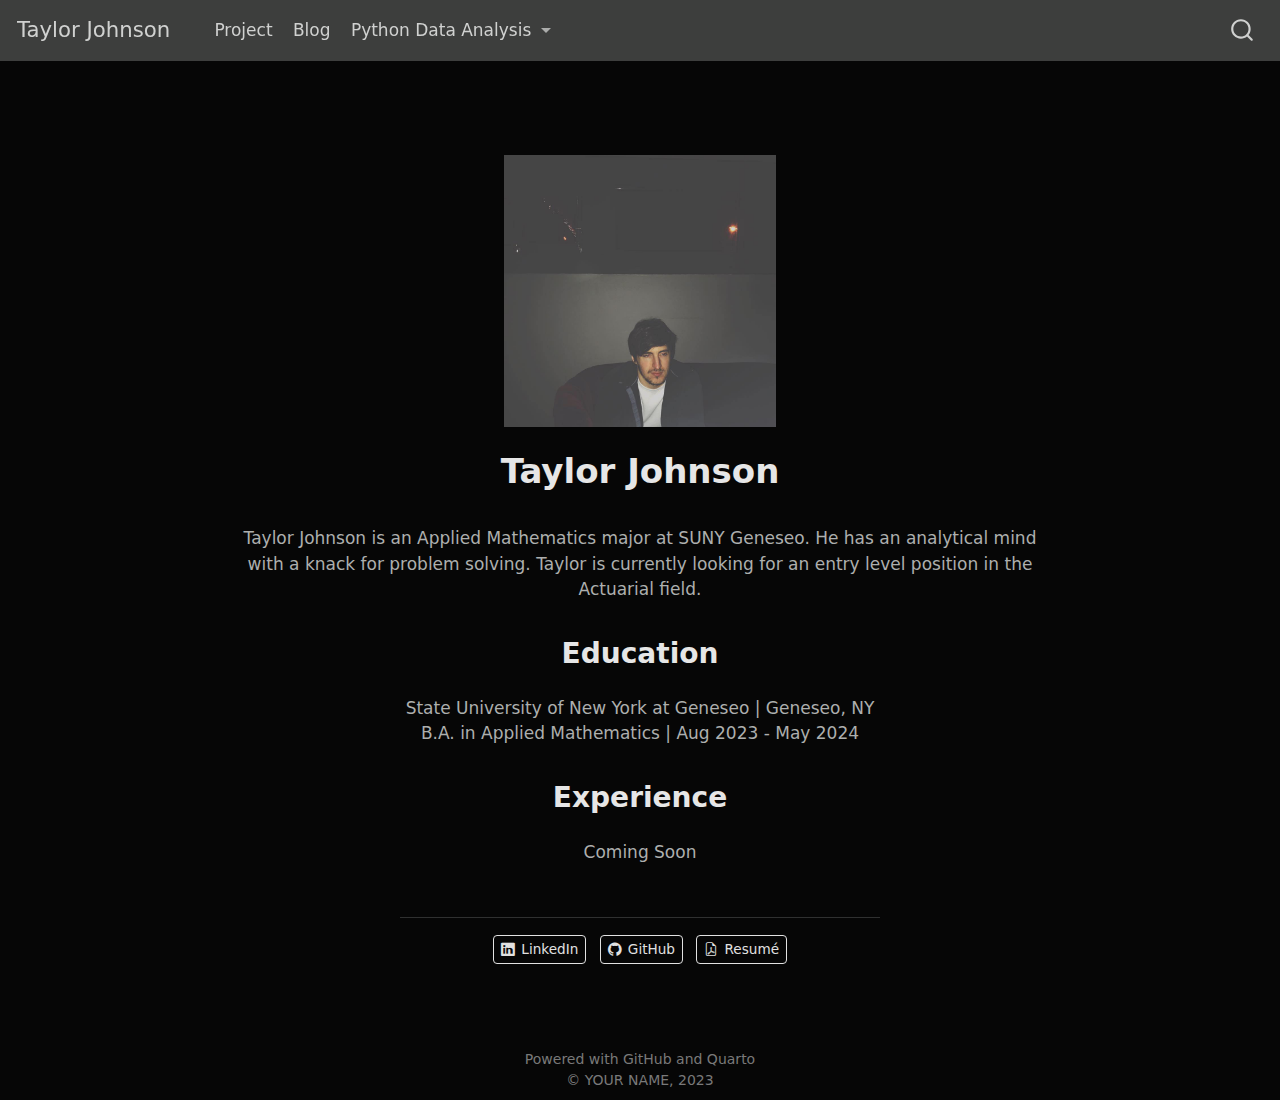
<file: index.html>
<!DOCTYPE html>
<html xmlns="http://www.w3.org/1999/xhtml" lang="en" xml:lang="en"><head>

<meta charset="utf-8">
<meta name="generator" content="quarto-1.3.450">

<meta name="viewport" content="width=device-width, initial-scale=1.0, user-scalable=yes">


<title>Taylor Johnson</title>
<style>
code{white-space: pre-wrap;}
span.smallcaps{font-variant: small-caps;}
div.columns{display: flex; gap: min(4vw, 1.5em);}
div.column{flex: auto; overflow-x: auto;}
div.hanging-indent{margin-left: 1.5em; text-indent: -1.5em;}
ul.task-list{list-style: none;}
ul.task-list li input[type="checkbox"] {
  width: 0.8em;
  margin: 0 0.8em 0.2em -1em; /* quarto-specific, see https://github.com/quarto-dev/quarto-cli/issues/4556 */ 
  vertical-align: middle;
}
</style>


<script src="site_libs/quarto-nav/quarto-nav.js"></script>
<script src="site_libs/clipboard/clipboard.min.js"></script>
<script src="site_libs/quarto-search/autocomplete.umd.js"></script>
<script src="site_libs/quarto-search/fuse.min.js"></script>
<script src="site_libs/quarto-search/quarto-search.js"></script>
<meta name="quarto:offset" content="./">
<script src="site_libs/quarto-html/quarto.js"></script>
<script src="site_libs/quarto-html/popper.min.js"></script>
<script src="site_libs/quarto-html/tippy.umd.min.js"></script>
<link href="site_libs/quarto-html/tippy.css" rel="stylesheet">
<link href="site_libs/quarto-html/quarto-syntax-highlighting-dark.css" rel="stylesheet" id="quarto-text-highlighting-styles">
<script src="site_libs/bootstrap/bootstrap.min.js"></script>
<link href="site_libs/bootstrap/bootstrap-icons.css" rel="stylesheet">
<link href="site_libs/bootstrap/bootstrap.min.css" rel="stylesheet" id="quarto-bootstrap" data-mode="dark">
<script id="quarto-search-options" type="application/json">{
  "location": "navbar",
  "copy-button": false,
  "collapse-after": 3,
  "panel-placement": "end",
  "type": "overlay",
  "limit": 20,
  "language": {
    "search-no-results-text": "No results",
    "search-matching-documents-text": "matching documents",
    "search-copy-link-title": "Copy link to search",
    "search-hide-matches-text": "Hide additional matches",
    "search-more-match-text": "more match in this document",
    "search-more-matches-text": "more matches in this document",
    "search-clear-button-title": "Clear",
    "search-detached-cancel-button-title": "Cancel",
    "search-submit-button-title": "Submit",
    "search-label": "Search"
  }
}</script>


<link rel="stylesheet" href="styles.css">
</head>

<body class="nav-fixed fullcontent">

<div id="quarto-search-results"></div>
  <header id="quarto-header" class="headroom fixed-top">
    <nav class="navbar navbar-expand-lg navbar-dark ">
      <div class="navbar-container container-fluid">
      <div class="navbar-brand-container">
    <a class="navbar-brand" href="./index.html">
    <span class="navbar-title">Taylor Johnson</span>
    </a>
  </div>
            <div id="quarto-search" class="" title="Search"></div>
          <button class="navbar-toggler" type="button" data-bs-toggle="collapse" data-bs-target="#navbarCollapse" aria-controls="navbarCollapse" aria-expanded="false" aria-label="Toggle navigation" onclick="if (window.quartoToggleHeadroom) { window.quartoToggleHeadroom(); }">
  <span class="navbar-toggler-icon"></span>
</button>
          <div class="collapse navbar-collapse" id="navbarCollapse">
            <ul class="navbar-nav navbar-nav-scroll me-auto">
  <li class="nav-item">
    <a class="nav-link" href="./project.html" rel="" target="">
 <span class="menu-text">Project</span></a>
  </li>  
  <li class="nav-item">
    <a class="nav-link" href="./Resume.pdf" rel="" target="">
 <span class="menu-text">Blog</span></a>
  </li>  
  <li class="nav-item dropdown ">
    <a class="nav-link dropdown-toggle" href="#" id="nav-menu-python-data-analysis" role="button" data-bs-toggle="dropdown" aria-expanded="false" rel="" target="">
 <span class="menu-text">Python Data Analysis</span>
    </a>
    <ul class="dropdown-menu" aria-labelledby="nav-menu-python-data-analysis">    
        <li>
    <a class="dropdown-item" href="./basic-python-intro.html" rel="" target="">
 <span class="dropdown-text">Python Basics</span></a>
  </li>  
        <li>
    <a class="dropdown-item" href="./danl-210-quarto-py-only.html" rel="" target="">
 <span class="dropdown-text">Python Basics with Pandas</span></a>
  </li>  
    </ul>
  </li>
</ul>
            <div class="quarto-navbar-tools ms-auto">
</div>
          </div> <!-- /navcollapse -->
      </div> <!-- /container-fluid -->
    </nav>
</header>
<!-- content -->
<div id="quarto-content" class="quarto-container page-columns page-rows-contents page-layout-article page-navbar">
<!-- sidebar -->
<!-- margin-sidebar -->
    
<!-- main -->
<div class="quarto-about-jolla">
  <img src="Taylor.jpg" class="about-image
  rectangle " style="width: 16em;">
 <header id="title-block-header" class="quarto-title-block default">
<div class="quarto-title">
<h1 class="title">Taylor Johnson</h1>
</div>
<div class="quarto-title-meta">
  </div>
</header><main class="content" id="quarto-document-content">
<p>Taylor Johnson is an Applied Mathematics major at SUNY Geneseo. He has an analytical mind with a knack for problem solving. Taylor is currently looking for an entry level position in the Actuarial field.</p>
<section id="education" class="level2">
<h2 data-anchor-id="education">Education</h2>
<p>State University of New York at Geneseo | Geneseo, NY <br> B.A. in Applied Mathematics | Aug 2023 - May 2024</p>
</section>
<section id="experience" class="level2">
<h2 data-anchor-id="experience">Experience</h2>
<p>Coming Soon</p>


</section>
</main> 
  <hr class="about-sep">
   <div class="about-links">
  <a href="https://linkedin.com/in/taylor-michael-johnson" class="about-link" rel="" target="">
    <i class="bi bi-linkedin"></i>
     <span class="about-link-text">LinkedIn</span>
  </a>
  <a href="https://github.com/tmj6danl" class="about-link" rel="" target="">
    <i class="bi bi-github"></i>
     <span class="about-link-text">GitHub</span>
  </a>
  <a href="https://tmj6danl.github.io/Resume.pdf" class="about-link" rel="" target="">
    <i class="bi bi-file-earmark-pdf"></i>
     <span class="about-link-text">Resumé</span>
  </a>
</div>
</div>
 <!-- /main -->
<script type="text/javascript" src="links.js"></script>
<script id="quarto-html-after-body" type="application/javascript">
window.document.addEventListener("DOMContentLoaded", function (event) {
  const toggleBodyColorMode = (bsSheetEl) => {
    const mode = bsSheetEl.getAttribute("data-mode");
    const bodyEl = window.document.querySelector("body");
    if (mode === "dark") {
      bodyEl.classList.add("quarto-dark");
      bodyEl.classList.remove("quarto-light");
    } else {
      bodyEl.classList.add("quarto-light");
      bodyEl.classList.remove("quarto-dark");
    }
  }
  const toggleBodyColorPrimary = () => {
    const bsSheetEl = window.document.querySelector("link#quarto-bootstrap");
    if (bsSheetEl) {
      toggleBodyColorMode(bsSheetEl);
    }
  }
  toggleBodyColorPrimary();  
  const isCodeAnnotation = (el) => {
    for (const clz of el.classList) {
      if (clz.startsWith('code-annotation-')) {                     
        return true;
      }
    }
    return false;
  }
  const clipboard = new window.ClipboardJS('.code-copy-button', {
    text: function(trigger) {
      const codeEl = trigger.previousElementSibling.cloneNode(true);
      for (const childEl of codeEl.children) {
        if (isCodeAnnotation(childEl)) {
          childEl.remove();
        }
      }
      return codeEl.innerText;
    }
  });
  clipboard.on('success', function(e) {
    // button target
    const button = e.trigger;
    // don't keep focus
    button.blur();
    // flash "checked"
    button.classList.add('code-copy-button-checked');
    var currentTitle = button.getAttribute("title");
    button.setAttribute("title", "Copied!");
    let tooltip;
    if (window.bootstrap) {
      button.setAttribute("data-bs-toggle", "tooltip");
      button.setAttribute("data-bs-placement", "left");
      button.setAttribute("data-bs-title", "Copied!");
      tooltip = new bootstrap.Tooltip(button, 
        { trigger: "manual", 
          customClass: "code-copy-button-tooltip",
          offset: [0, -8]});
      tooltip.show();    
    }
    setTimeout(function() {
      if (tooltip) {
        tooltip.hide();
        button.removeAttribute("data-bs-title");
        button.removeAttribute("data-bs-toggle");
        button.removeAttribute("data-bs-placement");
      }
      button.setAttribute("title", currentTitle);
      button.classList.remove('code-copy-button-checked');
    }, 1000);
    // clear code selection
    e.clearSelection();
  });
  function tippyHover(el, contentFn) {
    const config = {
      allowHTML: true,
      content: contentFn,
      maxWidth: 500,
      delay: 100,
      arrow: false,
      appendTo: function(el) {
          return el.parentElement;
      },
      interactive: true,
      interactiveBorder: 10,
      theme: 'quarto',
      placement: 'bottom-start'
    };
    window.tippy(el, config); 
  }
  const noterefs = window.document.querySelectorAll('a[role="doc-noteref"]');
  for (var i=0; i<noterefs.length; i++) {
    const ref = noterefs[i];
    tippyHover(ref, function() {
      // use id or data attribute instead here
      let href = ref.getAttribute('data-footnote-href') || ref.getAttribute('href');
      try { href = new URL(href).hash; } catch {}
      const id = href.replace(/^#\/?/, "");
      const note = window.document.getElementById(id);
      return note.innerHTML;
    });
  }
      let selectedAnnoteEl;
      const selectorForAnnotation = ( cell, annotation) => {
        let cellAttr = 'data-code-cell="' + cell + '"';
        let lineAttr = 'data-code-annotation="' +  annotation + '"';
        const selector = 'span[' + cellAttr + '][' + lineAttr + ']';
        return selector;
      }
      const selectCodeLines = (annoteEl) => {
        const doc = window.document;
        const targetCell = annoteEl.getAttribute("data-target-cell");
        const targetAnnotation = annoteEl.getAttribute("data-target-annotation");
        const annoteSpan = window.document.querySelector(selectorForAnnotation(targetCell, targetAnnotation));
        const lines = annoteSpan.getAttribute("data-code-lines").split(",");
        const lineIds = lines.map((line) => {
          return targetCell + "-" + line;
        })
        let top = null;
        let height = null;
        let parent = null;
        if (lineIds.length > 0) {
            //compute the position of the single el (top and bottom and make a div)
            const el = window.document.getElementById(lineIds[0]);
            top = el.offsetTop;
            height = el.offsetHeight;
            parent = el.parentElement.parentElement;
          if (lineIds.length > 1) {
            const lastEl = window.document.getElementById(lineIds[lineIds.length - 1]);
            const bottom = lastEl.offsetTop + lastEl.offsetHeight;
            height = bottom - top;
          }
          if (top !== null && height !== null && parent !== null) {
            // cook up a div (if necessary) and position it 
            let div = window.document.getElementById("code-annotation-line-highlight");
            if (div === null) {
              div = window.document.createElement("div");
              div.setAttribute("id", "code-annotation-line-highlight");
              div.style.position = 'absolute';
              parent.appendChild(div);
            }
            div.style.top = top - 2 + "px";
            div.style.height = height + 4 + "px";
            let gutterDiv = window.document.getElementById("code-annotation-line-highlight-gutter");
            if (gutterDiv === null) {
              gutterDiv = window.document.createElement("div");
              gutterDiv.setAttribute("id", "code-annotation-line-highlight-gutter");
              gutterDiv.style.position = 'absolute';
              const codeCell = window.document.getElementById(targetCell);
              const gutter = codeCell.querySelector('.code-annotation-gutter');
              gutter.appendChild(gutterDiv);
            }
            gutterDiv.style.top = top - 2 + "px";
            gutterDiv.style.height = height + 4 + "px";
          }
          selectedAnnoteEl = annoteEl;
        }
      };
      const unselectCodeLines = () => {
        const elementsIds = ["code-annotation-line-highlight", "code-annotation-line-highlight-gutter"];
        elementsIds.forEach((elId) => {
          const div = window.document.getElementById(elId);
          if (div) {
            div.remove();
          }
        });
        selectedAnnoteEl = undefined;
      };
      // Attach click handler to the DT
      const annoteDls = window.document.querySelectorAll('dt[data-target-cell]');
      for (const annoteDlNode of annoteDls) {
        annoteDlNode.addEventListener('click', (event) => {
          const clickedEl = event.target;
          if (clickedEl !== selectedAnnoteEl) {
            unselectCodeLines();
            const activeEl = window.document.querySelector('dt[data-target-cell].code-annotation-active');
            if (activeEl) {
              activeEl.classList.remove('code-annotation-active');
            }
            selectCodeLines(clickedEl);
            clickedEl.classList.add('code-annotation-active');
          } else {
            // Unselect the line
            unselectCodeLines();
            clickedEl.classList.remove('code-annotation-active');
          }
        });
      }
  const findCites = (el) => {
    const parentEl = el.parentElement;
    if (parentEl) {
      const cites = parentEl.dataset.cites;
      if (cites) {
        return {
          el,
          cites: cites.split(' ')
        };
      } else {
        return findCites(el.parentElement)
      }
    } else {
      return undefined;
    }
  };
  var bibliorefs = window.document.querySelectorAll('a[role="doc-biblioref"]');
  for (var i=0; i<bibliorefs.length; i++) {
    const ref = bibliorefs[i];
    const citeInfo = findCites(ref);
    if (citeInfo) {
      tippyHover(citeInfo.el, function() {
        var popup = window.document.createElement('div');
        citeInfo.cites.forEach(function(cite) {
          var citeDiv = window.document.createElement('div');
          citeDiv.classList.add('hanging-indent');
          citeDiv.classList.add('csl-entry');
          var biblioDiv = window.document.getElementById('ref-' + cite);
          if (biblioDiv) {
            citeDiv.innerHTML = biblioDiv.innerHTML;
          }
          popup.appendChild(citeDiv);
        });
        return popup.innerHTML;
      });
    }
  }
});
</script>
</div> <!-- /content -->
<footer class="footer">
  <div class="nav-footer">
    <div class="nav-footer-left">
      &nbsp;
    </div>   
    <div class="nav-footer-center">Powered with GitHub and Quarto<br>© YOUR NAME, 2023</div>
    <div class="nav-footer-right">
      &nbsp;
    </div>
  </div>
</footer>



</body></html>
</file>
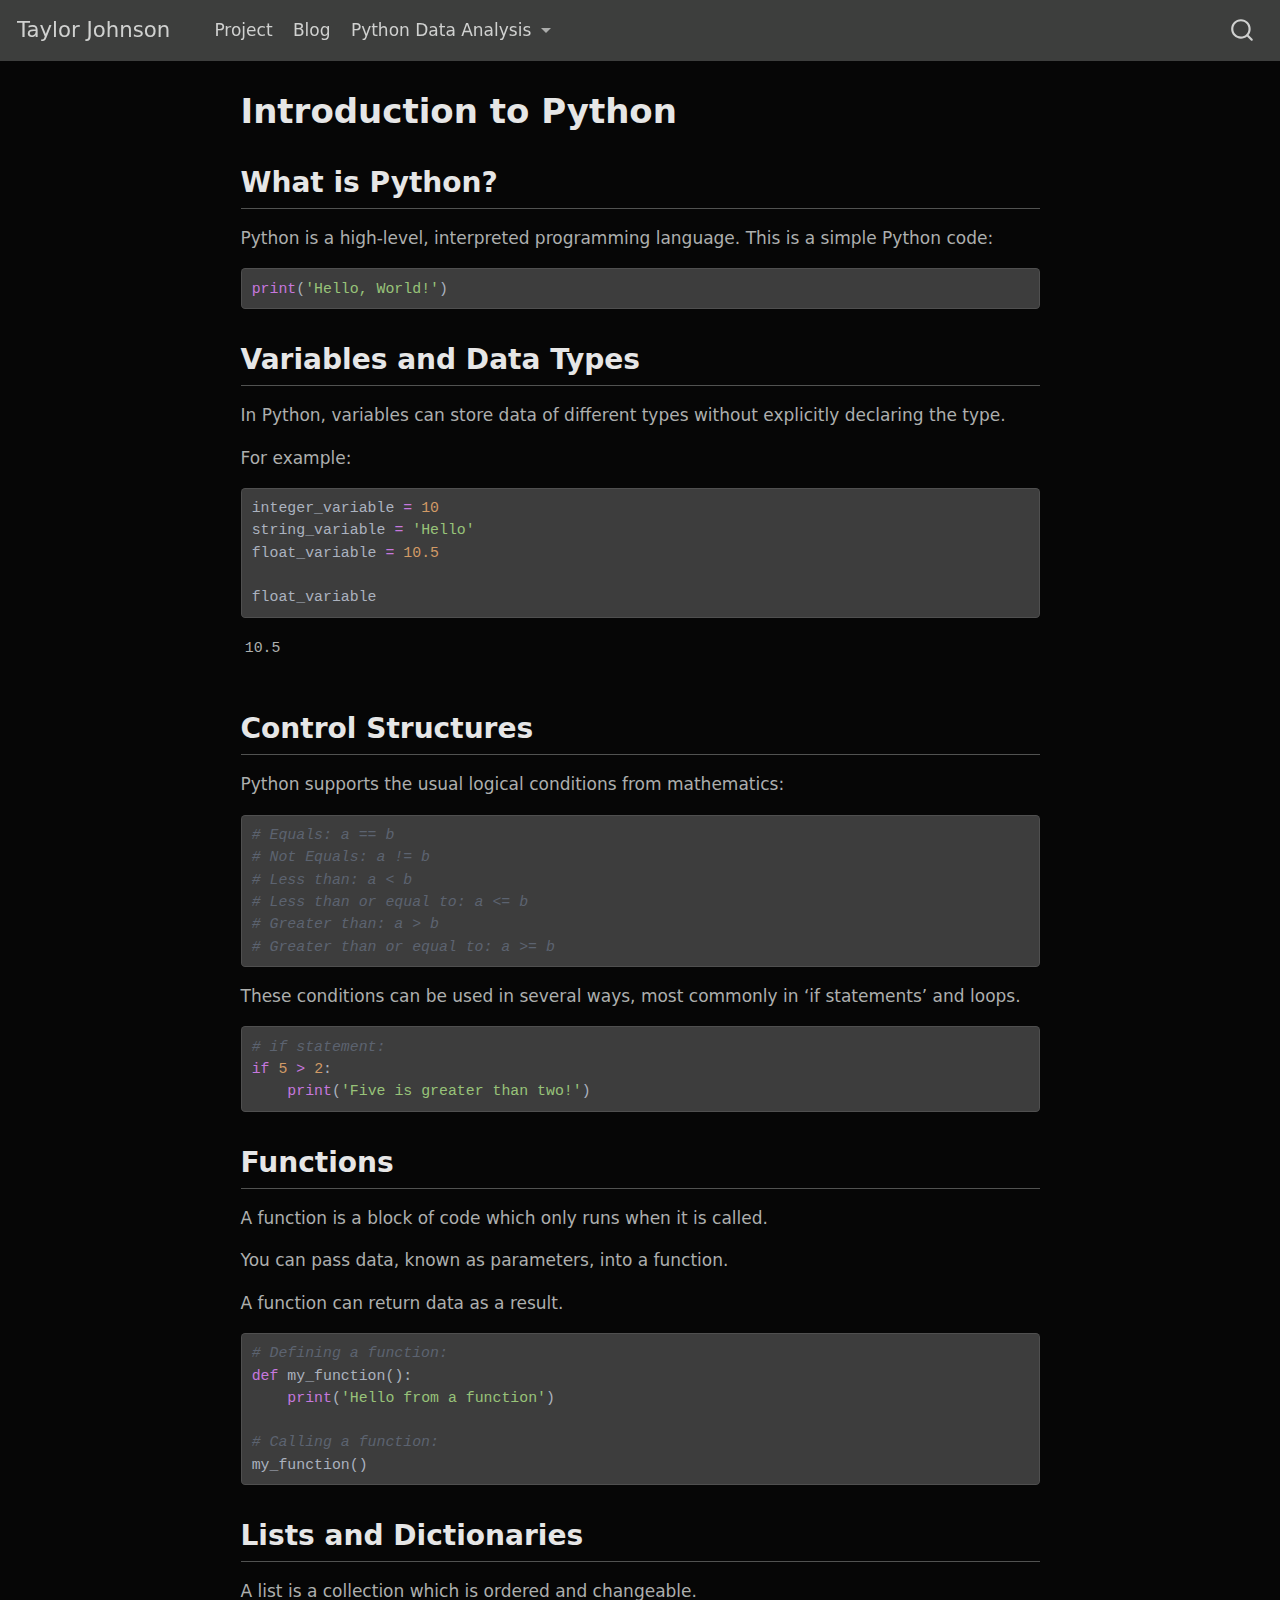
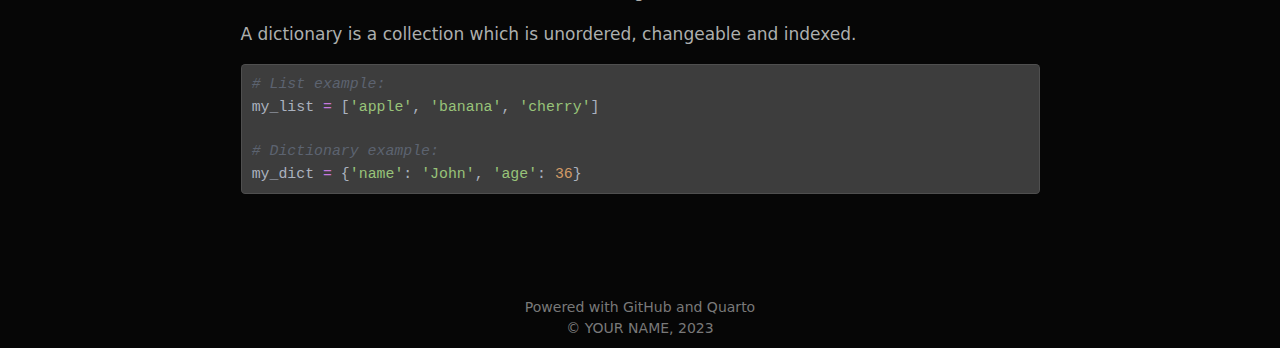
<file: basic-python-intro.html>
<!DOCTYPE html>
<html xmlns="http://www.w3.org/1999/xhtml" lang="en" xml:lang="en"><head>

<meta charset="utf-8">
<meta name="generator" content="quarto-1.3.450">

<meta name="viewport" content="width=device-width, initial-scale=1.0, user-scalable=yes">


<title>Taylor Johnson - Introduction to Python</title>
<style>
code{white-space: pre-wrap;}
span.smallcaps{font-variant: small-caps;}
div.columns{display: flex; gap: min(4vw, 1.5em);}
div.column{flex: auto; overflow-x: auto;}
div.hanging-indent{margin-left: 1.5em; text-indent: -1.5em;}
ul.task-list{list-style: none;}
ul.task-list li input[type="checkbox"] {
  width: 0.8em;
  margin: 0 0.8em 0.2em -1em; /* quarto-specific, see https://github.com/quarto-dev/quarto-cli/issues/4556 */ 
  vertical-align: middle;
}
/* CSS for syntax highlighting */
pre > code.sourceCode { white-space: pre; position: relative; }
pre > code.sourceCode > span { display: inline-block; line-height: 1.25; }
pre > code.sourceCode > span:empty { height: 1.2em; }
.sourceCode { overflow: visible; }
code.sourceCode > span { color: inherit; text-decoration: inherit; }
div.sourceCode { margin: 1em 0; }
pre.sourceCode { margin: 0; }
@media screen {
div.sourceCode { overflow: auto; }
}
@media print {
pre > code.sourceCode { white-space: pre-wrap; }
pre > code.sourceCode > span { text-indent: -5em; padding-left: 5em; }
}
pre.numberSource code
  { counter-reset: source-line 0; }
pre.numberSource code > span
  { position: relative; left: -4em; counter-increment: source-line; }
pre.numberSource code > span > a:first-child::before
  { content: counter(source-line);
    position: relative; left: -1em; text-align: right; vertical-align: baseline;
    border: none; display: inline-block;
    -webkit-touch-callout: none; -webkit-user-select: none;
    -khtml-user-select: none; -moz-user-select: none;
    -ms-user-select: none; user-select: none;
    padding: 0 4px; width: 4em;
  }
pre.numberSource { margin-left: 3em;  padding-left: 4px; }
div.sourceCode
  {   }
@media screen {
pre > code.sourceCode > span > a:first-child::before { text-decoration: underline; }
}
</style>


<script src="site_libs/quarto-nav/quarto-nav.js"></script>
<script src="site_libs/clipboard/clipboard.min.js"></script>
<script src="site_libs/quarto-search/autocomplete.umd.js"></script>
<script src="site_libs/quarto-search/fuse.min.js"></script>
<script src="site_libs/quarto-search/quarto-search.js"></script>
<meta name="quarto:offset" content="./">
<script src="site_libs/quarto-html/quarto.js"></script>
<script src="site_libs/quarto-html/popper.min.js"></script>
<script src="site_libs/quarto-html/tippy.umd.min.js"></script>
<script src="site_libs/quarto-html/anchor.min.js"></script>
<link href="site_libs/quarto-html/tippy.css" rel="stylesheet">
<link href="site_libs/quarto-html/quarto-syntax-highlighting-dark.css" rel="stylesheet" id="quarto-text-highlighting-styles">
<script src="site_libs/bootstrap/bootstrap.min.js"></script>
<link href="site_libs/bootstrap/bootstrap-icons.css" rel="stylesheet">
<link href="site_libs/bootstrap/bootstrap.min.css" rel="stylesheet" id="quarto-bootstrap" data-mode="dark">
<script id="quarto-search-options" type="application/json">{
  "location": "navbar",
  "copy-button": false,
  "collapse-after": 3,
  "panel-placement": "end",
  "type": "overlay",
  "limit": 20,
  "language": {
    "search-no-results-text": "No results",
    "search-matching-documents-text": "matching documents",
    "search-copy-link-title": "Copy link to search",
    "search-hide-matches-text": "Hide additional matches",
    "search-more-match-text": "more match in this document",
    "search-more-matches-text": "more matches in this document",
    "search-clear-button-title": "Clear",
    "search-detached-cancel-button-title": "Cancel",
    "search-submit-button-title": "Submit",
    "search-label": "Search"
  }
}</script>


<link rel="stylesheet" href="styles.css">
</head>

<body class="nav-fixed fullcontent">

<div id="quarto-search-results"></div>
  <header id="quarto-header" class="headroom fixed-top">
    <nav class="navbar navbar-expand-lg navbar-dark ">
      <div class="navbar-container container-fluid">
      <div class="navbar-brand-container">
    <a class="navbar-brand" href="./index.html">
    <span class="navbar-title">Taylor Johnson</span>
    </a>
  </div>
            <div id="quarto-search" class="" title="Search"></div>
          <button class="navbar-toggler" type="button" data-bs-toggle="collapse" data-bs-target="#navbarCollapse" aria-controls="navbarCollapse" aria-expanded="false" aria-label="Toggle navigation" onclick="if (window.quartoToggleHeadroom) { window.quartoToggleHeadroom(); }">
  <span class="navbar-toggler-icon"></span>
</button>
          <div class="collapse navbar-collapse" id="navbarCollapse">
            <ul class="navbar-nav navbar-nav-scroll me-auto">
  <li class="nav-item">
    <a class="nav-link" href="./project.html" rel="" target="">
 <span class="menu-text">Project</span></a>
  </li>  
  <li class="nav-item">
    <a class="nav-link" href="./Resume.pdf" rel="" target="">
 <span class="menu-text">Blog</span></a>
  </li>  
  <li class="nav-item dropdown ">
    <a class="nav-link dropdown-toggle" href="#" id="nav-menu-python-data-analysis" role="button" data-bs-toggle="dropdown" aria-expanded="false" rel="" target="">
 <span class="menu-text">Python Data Analysis</span>
    </a>
    <ul class="dropdown-menu" aria-labelledby="nav-menu-python-data-analysis">    
        <li>
    <a class="dropdown-item" href="./basic-python-intro.html" rel="" target="">
 <span class="dropdown-text">Python Basics</span></a>
  </li>  
        <li>
    <a class="dropdown-item" href="./danl-210-py-only.qmd" rel="" target="">
 <span class="dropdown-text">Python Basics with Pandas</span></a>
  </li>  
        <li>
    <a class="dropdown-item" href="./danl-210-quarto-reticulate.qmd" rel="" target="">
 <span class="dropdown-text">Using Python and R Together</span></a>
  </li>  
    </ul>
  </li>
</ul>
            <div class="quarto-navbar-tools ms-auto">
</div>
          </div> <!-- /navcollapse -->
      </div> <!-- /container-fluid -->
    </nav>
</header>
<!-- content -->
<div id="quarto-content" class="quarto-container page-columns page-rows-contents page-layout-article page-navbar">
<!-- sidebar -->
<!-- margin-sidebar -->
    
<!-- main -->
<main class="content" id="quarto-document-content">

<header id="title-block-header" class="quarto-title-block default">
<div class="quarto-title">
<h1 class="title">Introduction to Python</h1>
</div>



<div class="quarto-title-meta">

    
  
    
  </div>
  

</header>

<section id="what-is-python" class="level2">
<h2 class="anchored" data-anchor-id="what-is-python">What is Python?</h2>
<p>Python is a high-level, interpreted programming language. This is a simple Python code:</p>
<div class="cell">
<div class="sourceCode cell-code" id="cb1"><pre class="sourceCode python code-with-copy"><code class="sourceCode python"><span id="cb1-1"><a href="#cb1-1" aria-hidden="true" tabindex="-1"></a><span class="bu">print</span>(<span class="st">'Hello, World!'</span>)</span></code><button title="Copy to Clipboard" class="code-copy-button"><i class="bi"></i></button></pre></div>
</div>
</section>
<section id="variables-and-data-types" class="level2">
<h2 class="anchored" data-anchor-id="variables-and-data-types">Variables and Data Types</h2>
<p>In Python, variables can store data of different types without explicitly declaring the type.</p>
<p>For example:</p>
<div class="cell" data-outputid="371456e1-bf0f-448f-ae8d-70c4354ce310" data-execution_count="1">
<div class="sourceCode cell-code" id="cb2"><pre class="sourceCode python code-with-copy"><code class="sourceCode python"><span id="cb2-1"><a href="#cb2-1" aria-hidden="true" tabindex="-1"></a>integer_variable <span class="op">=</span> <span class="dv">10</span></span>
<span id="cb2-2"><a href="#cb2-2" aria-hidden="true" tabindex="-1"></a>string_variable <span class="op">=</span> <span class="st">'Hello'</span></span>
<span id="cb2-3"><a href="#cb2-3" aria-hidden="true" tabindex="-1"></a>float_variable <span class="op">=</span> <span class="fl">10.5</span></span>
<span id="cb2-4"><a href="#cb2-4" aria-hidden="true" tabindex="-1"></a></span>
<span id="cb2-5"><a href="#cb2-5" aria-hidden="true" tabindex="-1"></a>float_variable</span></code><button title="Copy to Clipboard" class="code-copy-button"><i class="bi"></i></button></pre></div>
<div class="cell-output cell-output-display" data-execution_count="1">
<pre><code>10.5</code></pre>
</div>
</div>
</section>
<section id="control-structures" class="level2">
<h2 class="anchored" data-anchor-id="control-structures">Control Structures</h2>
<p>Python supports the usual logical conditions from mathematics:</p>
<div class="cell">
<div class="sourceCode cell-code" id="cb4"><pre class="sourceCode python code-with-copy"><code class="sourceCode python"><span id="cb4-1"><a href="#cb4-1" aria-hidden="true" tabindex="-1"></a><span class="co"># Equals: a == b</span></span>
<span id="cb4-2"><a href="#cb4-2" aria-hidden="true" tabindex="-1"></a><span class="co"># Not Equals: a != b</span></span>
<span id="cb4-3"><a href="#cb4-3" aria-hidden="true" tabindex="-1"></a><span class="co"># Less than: a &lt; b</span></span>
<span id="cb4-4"><a href="#cb4-4" aria-hidden="true" tabindex="-1"></a><span class="co"># Less than or equal to: a &lt;= b</span></span>
<span id="cb4-5"><a href="#cb4-5" aria-hidden="true" tabindex="-1"></a><span class="co"># Greater than: a &gt; b</span></span>
<span id="cb4-6"><a href="#cb4-6" aria-hidden="true" tabindex="-1"></a><span class="co"># Greater than or equal to: a &gt;= b</span></span></code><button title="Copy to Clipboard" class="code-copy-button"><i class="bi"></i></button></pre></div>
</div>
<p>These conditions can be used in several ways, most commonly in ‘if statements’ and loops.</p>
<div class="cell">
<div class="sourceCode cell-code" id="cb5"><pre class="sourceCode python code-with-copy"><code class="sourceCode python"><span id="cb5-1"><a href="#cb5-1" aria-hidden="true" tabindex="-1"></a><span class="co"># if statement:</span></span>
<span id="cb5-2"><a href="#cb5-2" aria-hidden="true" tabindex="-1"></a><span class="cf">if</span> <span class="dv">5</span> <span class="op">&gt;</span> <span class="dv">2</span>:</span>
<span id="cb5-3"><a href="#cb5-3" aria-hidden="true" tabindex="-1"></a>    <span class="bu">print</span>(<span class="st">'Five is greater than two!'</span>)</span></code><button title="Copy to Clipboard" class="code-copy-button"><i class="bi"></i></button></pre></div>
</div>
</section>
<section id="functions" class="level2">
<h2 class="anchored" data-anchor-id="functions">Functions</h2>
<p>A function is a block of code which only runs when it is called.</p>
<p>You can pass data, known as parameters, into a function.</p>
<p>A function can return data as a result.</p>
<div class="cell">
<div class="sourceCode cell-code" id="cb6"><pre class="sourceCode python code-with-copy"><code class="sourceCode python"><span id="cb6-1"><a href="#cb6-1" aria-hidden="true" tabindex="-1"></a><span class="co"># Defining a function:</span></span>
<span id="cb6-2"><a href="#cb6-2" aria-hidden="true" tabindex="-1"></a><span class="kw">def</span> my_function():</span>
<span id="cb6-3"><a href="#cb6-3" aria-hidden="true" tabindex="-1"></a>    <span class="bu">print</span>(<span class="st">'Hello from a function'</span>)</span>
<span id="cb6-4"><a href="#cb6-4" aria-hidden="true" tabindex="-1"></a></span>
<span id="cb6-5"><a href="#cb6-5" aria-hidden="true" tabindex="-1"></a><span class="co"># Calling a function:</span></span>
<span id="cb6-6"><a href="#cb6-6" aria-hidden="true" tabindex="-1"></a>my_function()</span></code><button title="Copy to Clipboard" class="code-copy-button"><i class="bi"></i></button></pre></div>
</div>
</section>
<section id="lists-and-dictionaries" class="level2">
<h2 class="anchored" data-anchor-id="lists-and-dictionaries">Lists and Dictionaries</h2>
<p>A list is a collection which is ordered and changeable.</p>
<p>A dictionary is a collection which is unordered, changeable and indexed.</p>
<div class="cell">
<div class="sourceCode cell-code" id="cb7"><pre class="sourceCode python code-with-copy"><code class="sourceCode python"><span id="cb7-1"><a href="#cb7-1" aria-hidden="true" tabindex="-1"></a><span class="co"># List example:</span></span>
<span id="cb7-2"><a href="#cb7-2" aria-hidden="true" tabindex="-1"></a>my_list <span class="op">=</span> [<span class="st">'apple'</span>, <span class="st">'banana'</span>, <span class="st">'cherry'</span>]</span>
<span id="cb7-3"><a href="#cb7-3" aria-hidden="true" tabindex="-1"></a></span>
<span id="cb7-4"><a href="#cb7-4" aria-hidden="true" tabindex="-1"></a><span class="co"># Dictionary example:</span></span>
<span id="cb7-5"><a href="#cb7-5" aria-hidden="true" tabindex="-1"></a>my_dict <span class="op">=</span> {<span class="st">'name'</span>: <span class="st">'John'</span>, <span class="st">'age'</span>: <span class="dv">36</span>}</span></code><button title="Copy to Clipboard" class="code-copy-button"><i class="bi"></i></button></pre></div>
</div>


</section>

</main> <!-- /main -->
<script type="text/javascript" src="links.js"></script>
<script id="quarto-html-after-body" type="application/javascript">
window.document.addEventListener("DOMContentLoaded", function (event) {
  const toggleBodyColorMode = (bsSheetEl) => {
    const mode = bsSheetEl.getAttribute("data-mode");
    const bodyEl = window.document.querySelector("body");
    if (mode === "dark") {
      bodyEl.classList.add("quarto-dark");
      bodyEl.classList.remove("quarto-light");
    } else {
      bodyEl.classList.add("quarto-light");
      bodyEl.classList.remove("quarto-dark");
    }
  }
  const toggleBodyColorPrimary = () => {
    const bsSheetEl = window.document.querySelector("link#quarto-bootstrap");
    if (bsSheetEl) {
      toggleBodyColorMode(bsSheetEl);
    }
  }
  toggleBodyColorPrimary();  
  const icon = "";
  const anchorJS = new window.AnchorJS();
  anchorJS.options = {
    placement: 'right',
    icon: icon
  };
  anchorJS.add('.anchored');
  const isCodeAnnotation = (el) => {
    for (const clz of el.classList) {
      if (clz.startsWith('code-annotation-')) {                     
        return true;
      }
    }
    return false;
  }
  const clipboard = new window.ClipboardJS('.code-copy-button', {
    text: function(trigger) {
      const codeEl = trigger.previousElementSibling.cloneNode(true);
      for (const childEl of codeEl.children) {
        if (isCodeAnnotation(childEl)) {
          childEl.remove();
        }
      }
      return codeEl.innerText;
    }
  });
  clipboard.on('success', function(e) {
    // button target
    const button = e.trigger;
    // don't keep focus
    button.blur();
    // flash "checked"
    button.classList.add('code-copy-button-checked');
    var currentTitle = button.getAttribute("title");
    button.setAttribute("title", "Copied!");
    let tooltip;
    if (window.bootstrap) {
      button.setAttribute("data-bs-toggle", "tooltip");
      button.setAttribute("data-bs-placement", "left");
      button.setAttribute("data-bs-title", "Copied!");
      tooltip = new bootstrap.Tooltip(button, 
        { trigger: "manual", 
          customClass: "code-copy-button-tooltip",
          offset: [0, -8]});
      tooltip.show();    
    }
    setTimeout(function() {
      if (tooltip) {
        tooltip.hide();
        button.removeAttribute("data-bs-title");
        button.removeAttribute("data-bs-toggle");
        button.removeAttribute("data-bs-placement");
      }
      button.setAttribute("title", currentTitle);
      button.classList.remove('code-copy-button-checked');
    }, 1000);
    // clear code selection
    e.clearSelection();
  });
  function tippyHover(el, contentFn) {
    const config = {
      allowHTML: true,
      content: contentFn,
      maxWidth: 500,
      delay: 100,
      arrow: false,
      appendTo: function(el) {
          return el.parentElement;
      },
      interactive: true,
      interactiveBorder: 10,
      theme: 'quarto',
      placement: 'bottom-start'
    };
    window.tippy(el, config); 
  }
  const noterefs = window.document.querySelectorAll('a[role="doc-noteref"]');
  for (var i=0; i<noterefs.length; i++) {
    const ref = noterefs[i];
    tippyHover(ref, function() {
      // use id or data attribute instead here
      let href = ref.getAttribute('data-footnote-href') || ref.getAttribute('href');
      try { href = new URL(href).hash; } catch {}
      const id = href.replace(/^#\/?/, "");
      const note = window.document.getElementById(id);
      return note.innerHTML;
    });
  }
      let selectedAnnoteEl;
      const selectorForAnnotation = ( cell, annotation) => {
        let cellAttr = 'data-code-cell="' + cell + '"';
        let lineAttr = 'data-code-annotation="' +  annotation + '"';
        const selector = 'span[' + cellAttr + '][' + lineAttr + ']';
        return selector;
      }
      const selectCodeLines = (annoteEl) => {
        const doc = window.document;
        const targetCell = annoteEl.getAttribute("data-target-cell");
        const targetAnnotation = annoteEl.getAttribute("data-target-annotation");
        const annoteSpan = window.document.querySelector(selectorForAnnotation(targetCell, targetAnnotation));
        const lines = annoteSpan.getAttribute("data-code-lines").split(",");
        const lineIds = lines.map((line) => {
          return targetCell + "-" + line;
        })
        let top = null;
        let height = null;
        let parent = null;
        if (lineIds.length > 0) {
            //compute the position of the single el (top and bottom and make a div)
            const el = window.document.getElementById(lineIds[0]);
            top = el.offsetTop;
            height = el.offsetHeight;
            parent = el.parentElement.parentElement;
          if (lineIds.length > 1) {
            const lastEl = window.document.getElementById(lineIds[lineIds.length - 1]);
            const bottom = lastEl.offsetTop + lastEl.offsetHeight;
            height = bottom - top;
          }
          if (top !== null && height !== null && parent !== null) {
            // cook up a div (if necessary) and position it 
            let div = window.document.getElementById("code-annotation-line-highlight");
            if (div === null) {
              div = window.document.createElement("div");
              div.setAttribute("id", "code-annotation-line-highlight");
              div.style.position = 'absolute';
              parent.appendChild(div);
            }
            div.style.top = top - 2 + "px";
            div.style.height = height + 4 + "px";
            let gutterDiv = window.document.getElementById("code-annotation-line-highlight-gutter");
            if (gutterDiv === null) {
              gutterDiv = window.document.createElement("div");
              gutterDiv.setAttribute("id", "code-annotation-line-highlight-gutter");
              gutterDiv.style.position = 'absolute';
              const codeCell = window.document.getElementById(targetCell);
              const gutter = codeCell.querySelector('.code-annotation-gutter');
              gutter.appendChild(gutterDiv);
            }
            gutterDiv.style.top = top - 2 + "px";
            gutterDiv.style.height = height + 4 + "px";
          }
          selectedAnnoteEl = annoteEl;
        }
      };
      const unselectCodeLines = () => {
        const elementsIds = ["code-annotation-line-highlight", "code-annotation-line-highlight-gutter"];
        elementsIds.forEach((elId) => {
          const div = window.document.getElementById(elId);
          if (div) {
            div.remove();
          }
        });
        selectedAnnoteEl = undefined;
      };
      // Attach click handler to the DT
      const annoteDls = window.document.querySelectorAll('dt[data-target-cell]');
      for (const annoteDlNode of annoteDls) {
        annoteDlNode.addEventListener('click', (event) => {
          const clickedEl = event.target;
          if (clickedEl !== selectedAnnoteEl) {
            unselectCodeLines();
            const activeEl = window.document.querySelector('dt[data-target-cell].code-annotation-active');
            if (activeEl) {
              activeEl.classList.remove('code-annotation-active');
            }
            selectCodeLines(clickedEl);
            clickedEl.classList.add('code-annotation-active');
          } else {
            // Unselect the line
            unselectCodeLines();
            clickedEl.classList.remove('code-annotation-active');
          }
        });
      }
  const findCites = (el) => {
    const parentEl = el.parentElement;
    if (parentEl) {
      const cites = parentEl.dataset.cites;
      if (cites) {
        return {
          el,
          cites: cites.split(' ')
        };
      } else {
        return findCites(el.parentElement)
      }
    } else {
      return undefined;
    }
  };
  var bibliorefs = window.document.querySelectorAll('a[role="doc-biblioref"]');
  for (var i=0; i<bibliorefs.length; i++) {
    const ref = bibliorefs[i];
    const citeInfo = findCites(ref);
    if (citeInfo) {
      tippyHover(citeInfo.el, function() {
        var popup = window.document.createElement('div');
        citeInfo.cites.forEach(function(cite) {
          var citeDiv = window.document.createElement('div');
          citeDiv.classList.add('hanging-indent');
          citeDiv.classList.add('csl-entry');
          var biblioDiv = window.document.getElementById('ref-' + cite);
          if (biblioDiv) {
            citeDiv.innerHTML = biblioDiv.innerHTML;
          }
          popup.appendChild(citeDiv);
        });
        return popup.innerHTML;
      });
    }
  }
});
</script>
</div> <!-- /content -->
<footer class="footer">
  <div class="nav-footer">
    <div class="nav-footer-left">
      &nbsp;
    </div>   
    <div class="nav-footer-center">Powered with GitHub and Quarto<br>© YOUR NAME, 2023</div>
    <div class="nav-footer-right">
      &nbsp;
    </div>
  </div>
</footer>



</body></html>
</file>
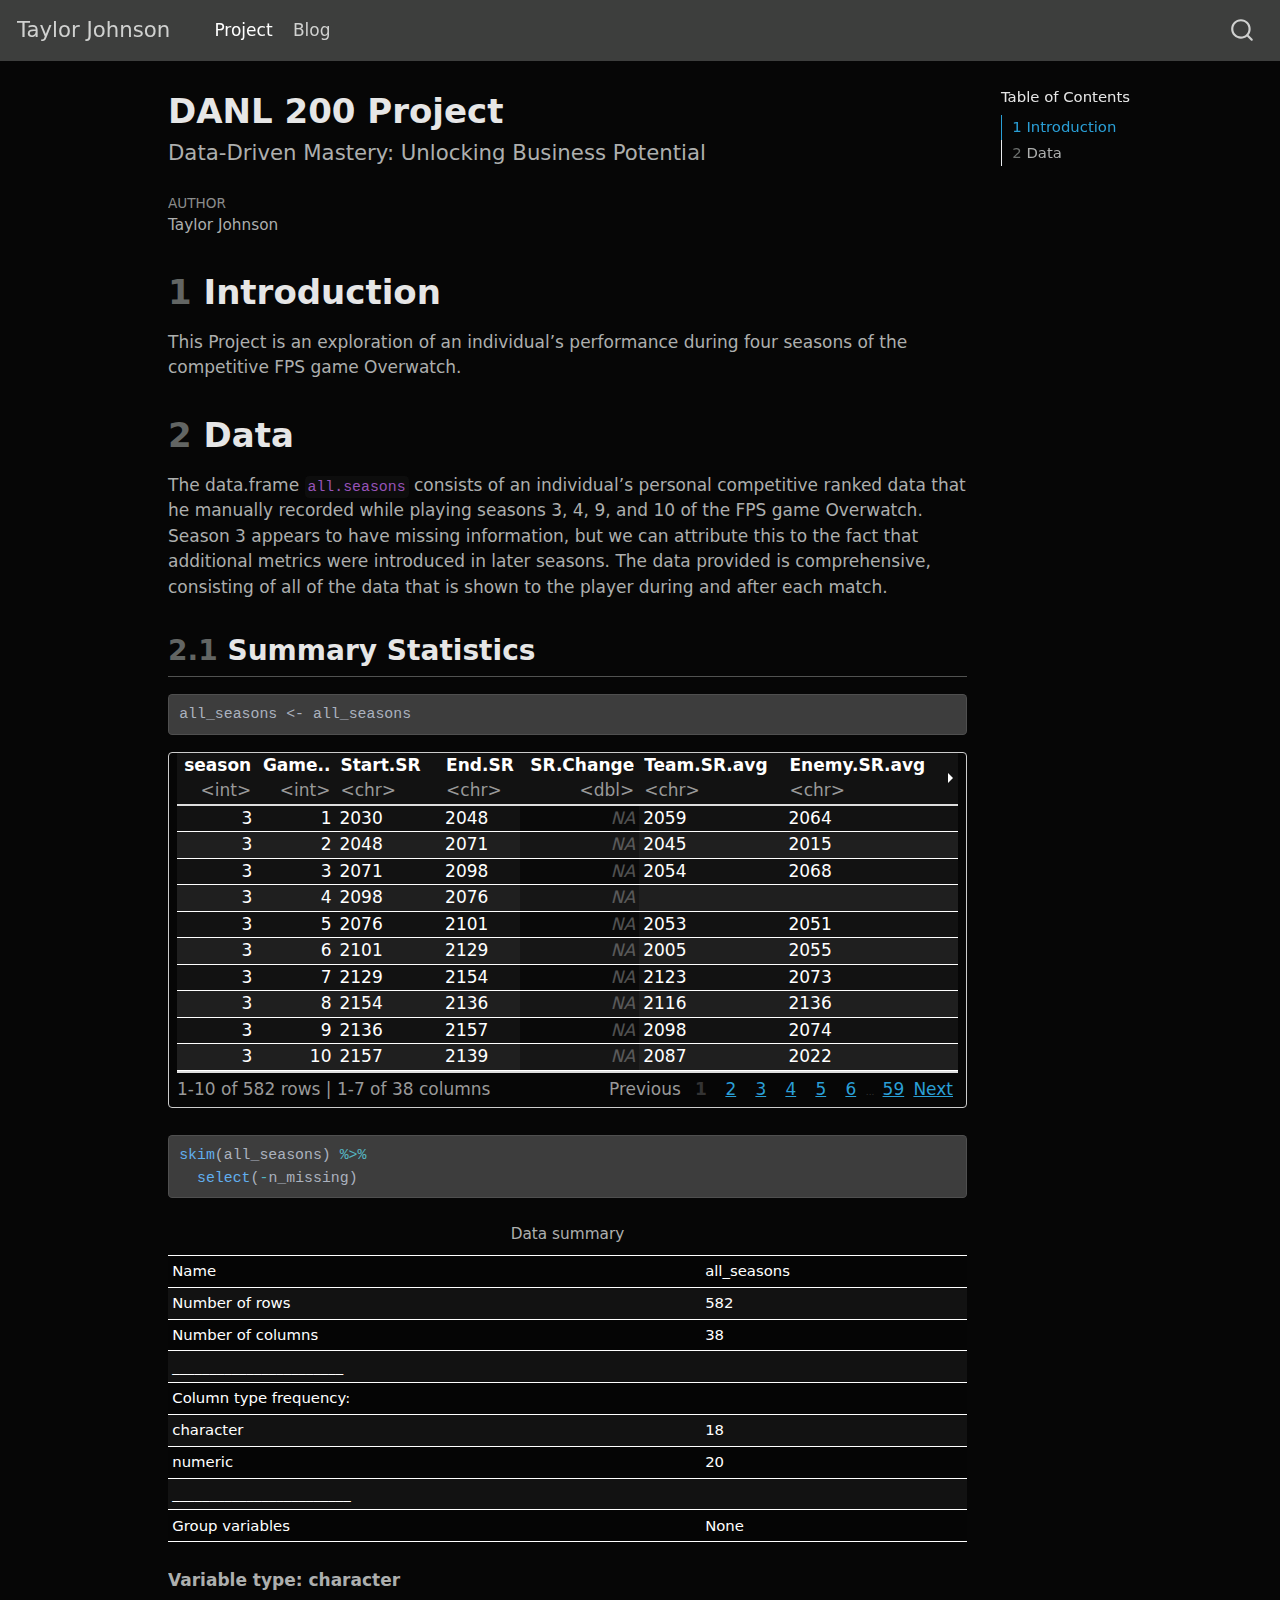
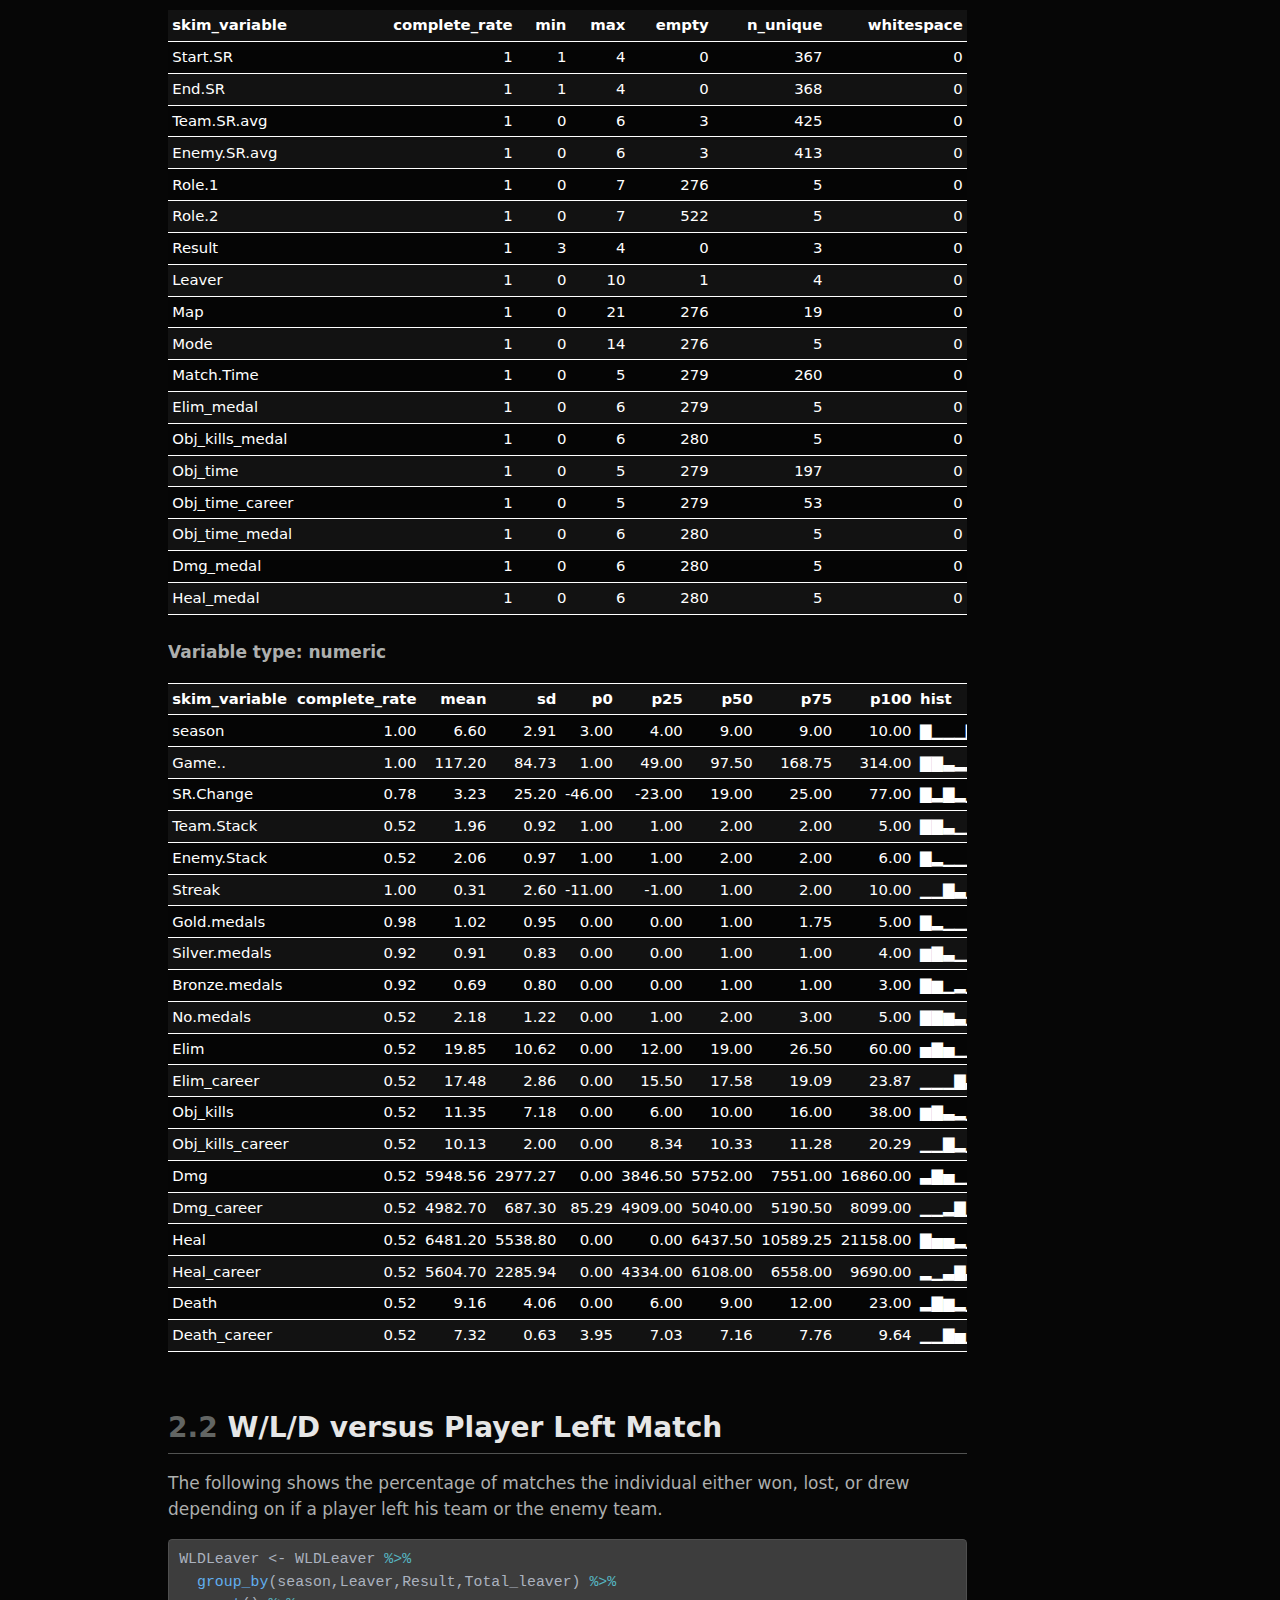
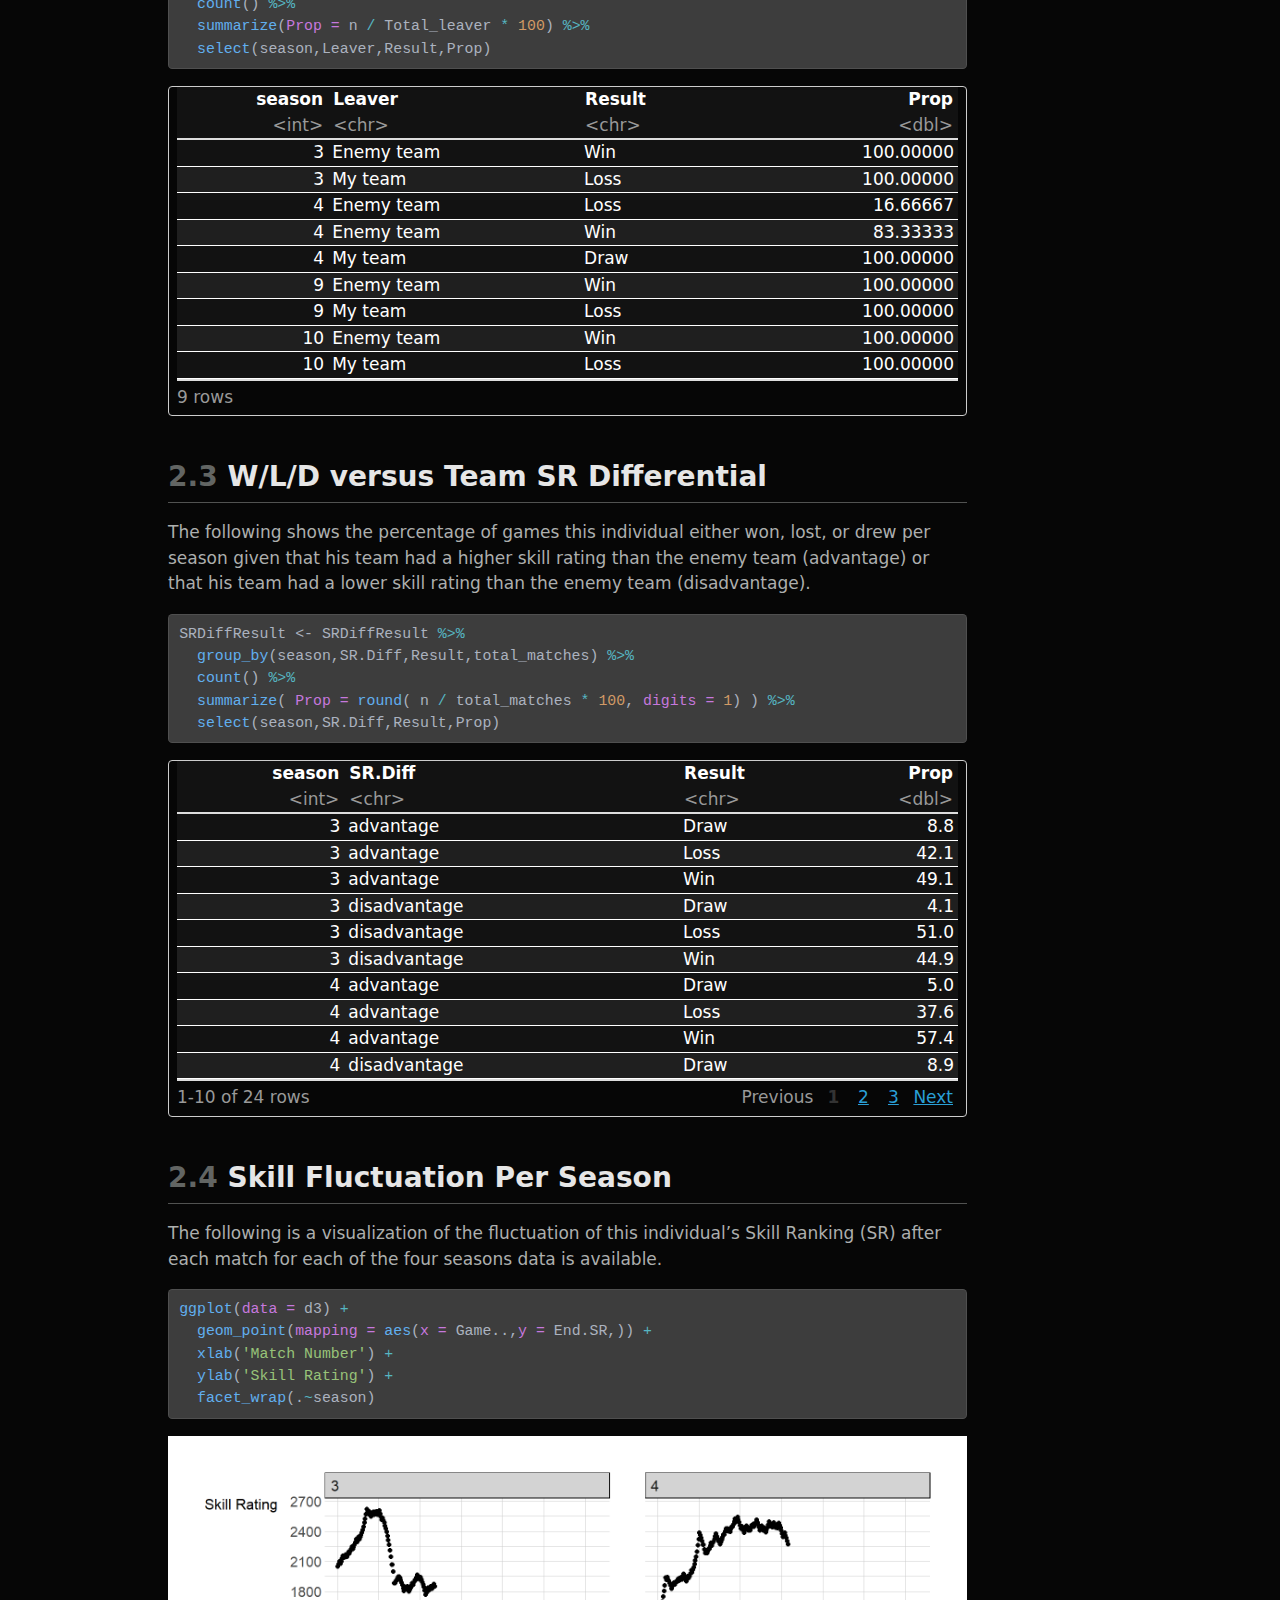
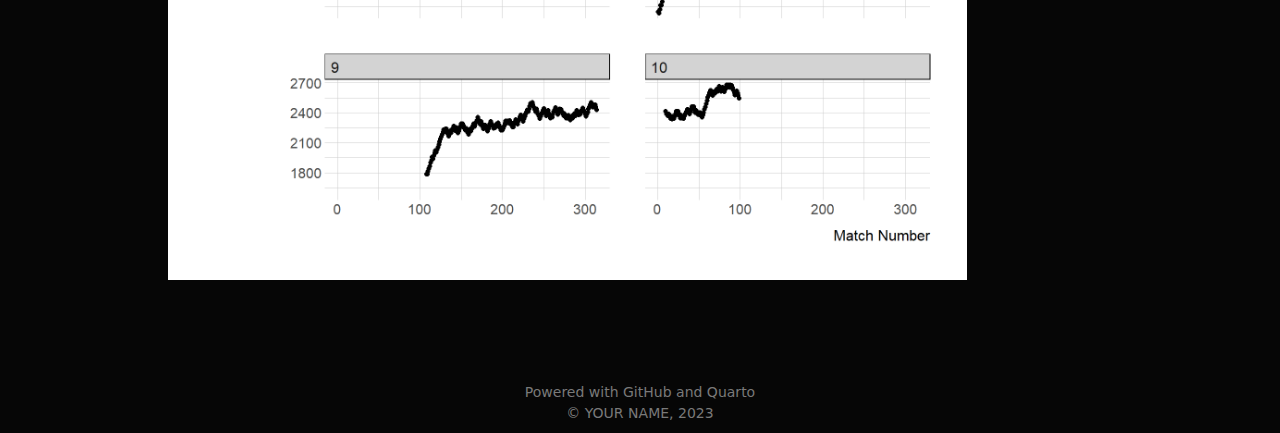
<file: project.html>
<!DOCTYPE html>
<html xmlns="http://www.w3.org/1999/xhtml" lang="en" xml:lang="en"><head>

<meta charset="utf-8">
<meta name="generator" content="quarto-1.3.450">

<meta name="viewport" content="width=device-width, initial-scale=1.0, user-scalable=yes">

<meta name="author" content="Taylor Johnson">

<title>Taylor Johnson - DANL 200 Project</title>
<style>
code{white-space: pre-wrap;}
span.smallcaps{font-variant: small-caps;}
div.columns{display: flex; gap: min(4vw, 1.5em);}
div.column{flex: auto; overflow-x: auto;}
div.hanging-indent{margin-left: 1.5em; text-indent: -1.5em;}
ul.task-list{list-style: none;}
ul.task-list li input[type="checkbox"] {
  width: 0.8em;
  margin: 0 0.8em 0.2em -1em; /* quarto-specific, see https://github.com/quarto-dev/quarto-cli/issues/4556 */ 
  vertical-align: middle;
}
/* CSS for syntax highlighting */
pre > code.sourceCode { white-space: pre; position: relative; }
pre > code.sourceCode > span { display: inline-block; line-height: 1.25; }
pre > code.sourceCode > span:empty { height: 1.2em; }
.sourceCode { overflow: visible; }
code.sourceCode > span { color: inherit; text-decoration: inherit; }
div.sourceCode { margin: 1em 0; }
pre.sourceCode { margin: 0; }
@media screen {
div.sourceCode { overflow: auto; }
}
@media print {
pre > code.sourceCode { white-space: pre-wrap; }
pre > code.sourceCode > span { text-indent: -5em; padding-left: 5em; }
}
pre.numberSource code
  { counter-reset: source-line 0; }
pre.numberSource code > span
  { position: relative; left: -4em; counter-increment: source-line; }
pre.numberSource code > span > a:first-child::before
  { content: counter(source-line);
    position: relative; left: -1em; text-align: right; vertical-align: baseline;
    border: none; display: inline-block;
    -webkit-touch-callout: none; -webkit-user-select: none;
    -khtml-user-select: none; -moz-user-select: none;
    -ms-user-select: none; user-select: none;
    padding: 0 4px; width: 4em;
  }
pre.numberSource { margin-left: 3em;  padding-left: 4px; }
div.sourceCode
  {   }
@media screen {
pre > code.sourceCode > span > a:first-child::before { text-decoration: underline; }
}
</style>


<script src="site_libs/quarto-nav/quarto-nav.js"></script>
<script src="site_libs/clipboard/clipboard.min.js"></script>
<script src="site_libs/quarto-search/autocomplete.umd.js"></script>
<script src="site_libs/quarto-search/fuse.min.js"></script>
<script src="site_libs/quarto-search/quarto-search.js"></script>
<meta name="quarto:offset" content="./">
<script src="site_libs/quarto-html/quarto.js"></script>
<script src="site_libs/quarto-html/popper.min.js"></script>
<script src="site_libs/quarto-html/tippy.umd.min.js"></script>
<script src="site_libs/quarto-html/anchor.min.js"></script>
<link href="site_libs/quarto-html/tippy.css" rel="stylesheet">
<link href="site_libs/quarto-html/quarto-syntax-highlighting-dark.css" rel="stylesheet" id="quarto-text-highlighting-styles">
<script src="site_libs/bootstrap/bootstrap.min.js"></script>
<link href="site_libs/bootstrap/bootstrap-icons.css" rel="stylesheet">
<link href="site_libs/bootstrap/bootstrap.min.css" rel="stylesheet" id="quarto-bootstrap" data-mode="dark">
<script id="quarto-search-options" type="application/json">{
  "location": "navbar",
  "copy-button": false,
  "collapse-after": 3,
  "panel-placement": "end",
  "type": "overlay",
  "limit": 20,
  "language": {
    "search-no-results-text": "No results",
    "search-matching-documents-text": "matching documents",
    "search-copy-link-title": "Copy link to search",
    "search-hide-matches-text": "Hide additional matches",
    "search-more-match-text": "more match in this document",
    "search-more-matches-text": "more matches in this document",
    "search-clear-button-title": "Clear",
    "search-detached-cancel-button-title": "Cancel",
    "search-submit-button-title": "Submit",
    "search-label": "Search"
  }
}</script>

<link href="site_libs/pagedtable-1.1/css/pagedtable.css" rel="stylesheet">
<script src="site_libs/pagedtable-1.1/js/pagedtable.js"></script>


<link rel="stylesheet" href="styles.css">
</head>

<body class="nav-fixed">

<div id="quarto-search-results"></div>
  <header id="quarto-header" class="headroom fixed-top">
    <nav class="navbar navbar-expand-lg navbar-dark ">
      <div class="navbar-container container-fluid">
      <div class="navbar-brand-container">
    <a class="navbar-brand" href="./index.html">
    <span class="navbar-title">Taylor Johnson</span>
    </a>
  </div>
            <div id="quarto-search" class="" title="Search"></div>
          <button class="navbar-toggler" type="button" data-bs-toggle="collapse" data-bs-target="#navbarCollapse" aria-controls="navbarCollapse" aria-expanded="false" aria-label="Toggle navigation" onclick="if (window.quartoToggleHeadroom) { window.quartoToggleHeadroom(); }">
  <span class="navbar-toggler-icon"></span>
</button>
          <div class="collapse navbar-collapse" id="navbarCollapse">
            <ul class="navbar-nav navbar-nav-scroll me-auto">
  <li class="nav-item">
    <a class="nav-link active" href="./project.html" rel="" target="" aria-current="page">
 <span class="menu-text">Project</span></a>
  </li>  
  <li class="nav-item">
    <a class="nav-link" href="./Resume.pdf" rel="" target="">
 <span class="menu-text">Blog</span></a>
  </li>  
</ul>
            <div class="quarto-navbar-tools ms-auto">
</div>
          </div> <!-- /navcollapse -->
      </div> <!-- /container-fluid -->
    </nav>
</header>
<!-- content -->
<div id="quarto-content" class="quarto-container page-columns page-rows-contents page-layout-article page-navbar">
<!-- sidebar -->
<!-- margin-sidebar -->
    <div id="quarto-margin-sidebar" class="sidebar margin-sidebar">
        <nav id="TOC" role="doc-toc" class="toc-active">
    <h2 id="toc-title">Table of Contents</h2>
   
  <ul class="collapse">
  <li><a href="#introduction" id="toc-introduction" class="nav-link active" data-scroll-target="#introduction"><span class="header-section-number">1</span> Introduction</a></li>
  <li><a href="#data" id="toc-data" class="nav-link" data-scroll-target="#data"><span class="header-section-number">2</span> Data</a>
  <ul class="collapse">
  <li><a href="#summary-statistics" id="toc-summary-statistics" class="nav-link" data-scroll-target="#summary-statistics"><span class="header-section-number">2.1</span> Summary Statistics</a></li>
  <li><a href="#wld-versus-player-left-match" id="toc-wld-versus-player-left-match" class="nav-link" data-scroll-target="#wld-versus-player-left-match"><span class="header-section-number">2.2</span> W/L/D versus Player Left Match</a></li>
  <li><a href="#wld-versus-team-sr-differential" id="toc-wld-versus-team-sr-differential" class="nav-link" data-scroll-target="#wld-versus-team-sr-differential"><span class="header-section-number">2.3</span> W/L/D versus Team SR Differential</a></li>
  <li><a href="#skill-fluctuation-per-season" id="toc-skill-fluctuation-per-season" class="nav-link" data-scroll-target="#skill-fluctuation-per-season"><span class="header-section-number">2.4</span> Skill Fluctuation Per Season</a></li>
  </ul></li>
  </ul>
</nav>
    </div>
<!-- main -->
<main class="content" id="quarto-document-content">

<header id="title-block-header" class="quarto-title-block default">
<div class="quarto-title">
<h1 class="title">DANL 200 Project</h1>
<p class="subtitle lead">Data-Driven Mastery: Unlocking Business Potential</p>
</div>



<div class="quarto-title-meta">

    <div>
    <div class="quarto-title-meta-heading">Author</div>
    <div class="quarto-title-meta-contents">
             <p>Taylor Johnson </p>
          </div>
  </div>
    
  
    
  </div>
  

</header>

<section id="introduction" class="level1" data-number="1">
<h1 data-number="1"><span class="header-section-number">1</span> Introduction</h1>
<p>This Project is an exploration of an individual’s performance during four seasons of the competitive FPS game Overwatch.</p>
</section>
<section id="data" class="level1" data-number="2">
<h1 data-number="2"><span class="header-section-number">2</span> Data</h1>
<p>The data.frame <code>all.seasons</code> consists of an individual’s personal competitive ranked data that he manually recorded while playing seasons 3, 4, 9, and 10 of the FPS game Overwatch. Season 3 appears to have missing information, but we can attribute this to the fact that additional metrics were introduced in later seasons. The data provided is comprehensive, consisting of all of the data that is shown to the player during and after each match.</p>
<section id="summary-statistics" class="level2" data-number="2.1">
<h2 data-number="2.1" class="anchored" data-anchor-id="summary-statistics"><span class="header-section-number">2.1</span> Summary Statistics</h2>
<div class="cell">
<div class="sourceCode cell-code" id="cb1"><pre class="sourceCode r code-with-copy"><code class="sourceCode r"><span id="cb1-1"><a href="#cb1-1" aria-hidden="true" tabindex="-1"></a>all_seasons <span class="ot">&lt;-</span> all_seasons</span></code><button title="Copy to Clipboard" class="code-copy-button"><i class="bi"></i></button></pre></div>
</div>
<div class="cell-output-display">

<div data-pagedtable="false">
  <script data-pagedtable-source="" type="application/json">
{"columns":[{"label":["season"],"name":[1],"type":["int"],"align":["right"]},{"label":["Game.."],"name":[2],"type":["int"],"align":["right"]},{"label":["Start.SR"],"name":[3],"type":["chr"],"align":["left"]},{"label":["End.SR"],"name":[4],"type":["chr"],"align":["left"]},{"label":["SR.Change"],"name":[5],"type":["dbl"],"align":["right"]},{"label":["Team.SR.avg"],"name":[6],"type":["chr"],"align":["left"]},{"label":["Enemy.SR.avg"],"name":[7],"type":["chr"],"align":["left"]},{"label":["Team.Stack"],"name":[8],"type":["dbl"],"align":["right"]},{"label":["Enemy.Stack"],"name":[9],"type":["dbl"],"align":["right"]},{"label":["Role.1"],"name":[10],"type":["chr"],"align":["left"]},{"label":["Role.2"],"name":[11],"type":["chr"],"align":["left"]},{"label":["Result"],"name":[12],"type":["chr"],"align":["left"]},{"label":["Streak"],"name":[13],"type":["int"],"align":["right"]},{"label":["Leaver"],"name":[14],"type":["chr"],"align":["left"]},{"label":["Map"],"name":[15],"type":["chr"],"align":["left"]},{"label":["Mode"],"name":[16],"type":["chr"],"align":["left"]},{"label":["Match.Time"],"name":[17],"type":["chr"],"align":["left"]},{"label":["Gold.medals"],"name":[18],"type":["dbl"],"align":["right"]},{"label":["Silver.medals"],"name":[19],"type":["dbl"],"align":["right"]},{"label":["Bronze.medals"],"name":[20],"type":["dbl"],"align":["right"]},{"label":["No.medals"],"name":[21],"type":["dbl"],"align":["right"]},{"label":["Elim"],"name":[22],"type":["dbl"],"align":["right"]},{"label":["Elim_career"],"name":[23],"type":["dbl"],"align":["right"]},{"label":["Elim_medal"],"name":[24],"type":["chr"],"align":["left"]},{"label":["Obj_kills"],"name":[25],"type":["dbl"],"align":["right"]},{"label":["Obj_kills_career"],"name":[26],"type":["dbl"],"align":["right"]},{"label":["Obj_kills_medal"],"name":[27],"type":["chr"],"align":["left"]},{"label":["Obj_time"],"name":[28],"type":["chr"],"align":["left"]},{"label":["Obj_time_career"],"name":[29],"type":["chr"],"align":["left"]},{"label":["Obj_time_medal"],"name":[30],"type":["chr"],"align":["left"]},{"label":["Dmg"],"name":[31],"type":["dbl"],"align":["right"]},{"label":["Dmg_career"],"name":[32],"type":["dbl"],"align":["right"]},{"label":["Dmg_medal"],"name":[33],"type":["chr"],"align":["left"]},{"label":["Heal"],"name":[34],"type":["dbl"],"align":["right"]},{"label":["Heal_career"],"name":[35],"type":["dbl"],"align":["right"]},{"label":["Heal_medal"],"name":[36],"type":["chr"],"align":["left"]},{"label":["Death"],"name":[37],"type":["dbl"],"align":["right"]},{"label":["Death_career"],"name":[38],"type":["dbl"],"align":["right"]}],"data":[{"1":"3","2":"1","3":"2030","4":"2048","5":"NA","6":"2059","7":"2064","8":"NA","9":"NA","10":"","11":"","12":"Win","13":"1","14":"No","15":"","16":"","17":"","18":"NA","19":"NA","20":"NA","21":"NA","22":"NA","23":"NA","24":"","25":"NA","26":"NA","27":"","28":"","29":"","30":"","31":"NA","32":"NA","33":"","34":"NA","35":"NA","36":"","37":"NA","38":"NA"},{"1":"3","2":"2","3":"2048","4":"2071","5":"NA","6":"2045","7":"2015","8":"NA","9":"NA","10":"","11":"","12":"Win","13":"2","14":"No","15":"","16":"","17":"","18":"NA","19":"NA","20":"NA","21":"NA","22":"NA","23":"NA","24":"","25":"NA","26":"NA","27":"","28":"","29":"","30":"","31":"NA","32":"NA","33":"","34":"NA","35":"NA","36":"","37":"NA","38":"NA"},{"1":"3","2":"3","3":"2071","4":"2098","5":"NA","6":"2054","7":"2068","8":"NA","9":"NA","10":"","11":"","12":"Win","13":"3","14":"No","15":"","16":"","17":"","18":"NA","19":"NA","20":"NA","21":"NA","22":"NA","23":"NA","24":"","25":"NA","26":"NA","27":"","28":"","29":"","30":"","31":"NA","32":"NA","33":"","34":"NA","35":"NA","36":"","37":"NA","38":"NA"},{"1":"3","2":"4","3":"2098","4":"2076","5":"NA","6":"","7":"","8":"NA","9":"NA","10":"","11":"","12":"Loss","13":"-1","14":"My team","15":"","16":"","17":"","18":"NA","19":"NA","20":"NA","21":"NA","22":"NA","23":"NA","24":"","25":"NA","26":"NA","27":"","28":"","29":"","30":"","31":"NA","32":"NA","33":"","34":"NA","35":"NA","36":"","37":"NA","38":"NA"},{"1":"3","2":"5","3":"2076","4":"2101","5":"NA","6":"2053","7":"2051","8":"NA","9":"NA","10":"","11":"","12":"Win","13":"1","14":"No","15":"","16":"","17":"","18":"NA","19":"NA","20":"NA","21":"NA","22":"NA","23":"NA","24":"","25":"NA","26":"NA","27":"","28":"","29":"","30":"","31":"NA","32":"NA","33":"","34":"NA","35":"NA","36":"","37":"NA","38":"NA"},{"1":"3","2":"6","3":"2101","4":"2129","5":"NA","6":"2005","7":"2055","8":"NA","9":"NA","10":"","11":"","12":"Win","13":"2","14":"No","15":"","16":"","17":"","18":"2","19":"NA","20":"NA","21":"NA","22":"NA","23":"NA","24":"","25":"NA","26":"NA","27":"","28":"","29":"","30":"","31":"NA","32":"NA","33":"","34":"NA","35":"NA","36":"","37":"NA","38":"NA"},{"1":"3","2":"7","3":"2129","4":"2154","5":"NA","6":"2123","7":"2073","8":"NA","9":"NA","10":"","11":"","12":"Win","13":"3","14":"No","15":"","16":"","17":"","18":"0","19":"NA","20":"NA","21":"NA","22":"NA","23":"NA","24":"","25":"NA","26":"NA","27":"","28":"","29":"","30":"","31":"NA","32":"NA","33":"","34":"NA","35":"NA","36":"","37":"NA","38":"NA"},{"1":"3","2":"8","3":"2154","4":"2136","5":"NA","6":"2116","7":"2136","8":"NA","9":"NA","10":"","11":"","12":"Loss","13":"-1","14":"No","15":"","16":"","17":"","18":"1","19":"NA","20":"NA","21":"NA","22":"NA","23":"NA","24":"","25":"NA","26":"NA","27":"","28":"","29":"","30":"","31":"NA","32":"NA","33":"","34":"NA","35":"NA","36":"","37":"NA","38":"NA"},{"1":"3","2":"9","3":"2136","4":"2157","5":"NA","6":"2098","7":"2074","8":"NA","9":"NA","10":"","11":"","12":"Win","13":"1","14":"No","15":"","16":"","17":"","18":"0","19":"NA","20":"NA","21":"NA","22":"NA","23":"NA","24":"","25":"NA","26":"NA","27":"","28":"","29":"","30":"","31":"NA","32":"NA","33":"","34":"NA","35":"NA","36":"","37":"NA","38":"NA"},{"1":"3","2":"10","3":"2157","4":"2139","5":"NA","6":"2087","7":"2022","8":"NA","9":"NA","10":"","11":"","12":"Loss","13":"-1","14":"No","15":"","16":"","17":"","18":"1","19":"NA","20":"NA","21":"NA","22":"NA","23":"NA","24":"","25":"NA","26":"NA","27":"","28":"","29":"","30":"","31":"NA","32":"NA","33":"","34":"NA","35":"NA","36":"","37":"NA","38":"NA"},{"1":"3","2":"11","3":"2139","4":"2167","5":"NA","6":"2130","7":"2126","8":"NA","9":"NA","10":"","11":"","12":"Win","13":"1","14":"No","15":"","16":"","17":"","18":"1","19":"NA","20":"NA","21":"NA","22":"NA","23":"NA","24":"","25":"NA","26":"NA","27":"","28":"","29":"","30":"","31":"NA","32":"NA","33":"","34":"NA","35":"NA","36":"","37":"NA","38":"NA"},{"1":"3","2":"12","3":"2167","4":"2145","5":"NA","6":"2171","7":"2154","8":"NA","9":"NA","10":"","11":"","12":"Loss","13":"-1","14":"No","15":"","16":"","17":"","18":"1","19":"NA","20":"NA","21":"NA","22":"NA","23":"NA","24":"","25":"NA","26":"NA","27":"","28":"","29":"","30":"","31":"NA","32":"NA","33":"","34":"NA","35":"NA","36":"","37":"NA","38":"NA"},{"1":"3","2":"13","3":"2145","4":"2170","5":"NA","6":"2102","7":"2092","8":"NA","9":"NA","10":"","11":"","12":"Win","13":"1","14":"No","15":"","16":"","17":"","18":"1","19":"NA","20":"NA","21":"NA","22":"NA","23":"NA","24":"","25":"NA","26":"NA","27":"","28":"","29":"","30":"","31":"NA","32":"NA","33":"","34":"NA","35":"NA","36":"","37":"NA","38":"NA"},{"1":"3","2":"14","3":"2170","4":"2197","5":"NA","6":"2224","7":"2225","8":"NA","9":"NA","10":"","11":"","12":"Win","13":"2","14":"No","15":"","16":"","17":"","18":"2","19":"NA","20":"NA","21":"NA","22":"NA","23":"NA","24":"","25":"NA","26":"NA","27":"","28":"","29":"","30":"","31":"NA","32":"NA","33":"","34":"NA","35":"NA","36":"","37":"NA","38":"NA"},{"1":"3","2":"15","3":"2197","4":"2179","5":"NA","6":"2209","7":"2230","8":"NA","9":"NA","10":"","11":"","12":"Loss","13":"-1","14":"No","15":"","16":"","17":"","18":"1","19":"NA","20":"NA","21":"NA","22":"NA","23":"NA","24":"","25":"NA","26":"NA","27":"","28":"","29":"","30":"","31":"NA","32":"NA","33":"","34":"NA","35":"NA","36":"","37":"NA","38":"NA"},{"1":"3","2":"16","3":"2179","4":"2202","5":"NA","6":"2143","7":"2158","8":"NA","9":"NA","10":"","11":"","12":"Win","13":"1","14":"No","15":"","16":"","17":"","18":"1","19":"NA","20":"NA","21":"NA","22":"NA","23":"NA","24":"","25":"NA","26":"NA","27":"","28":"","29":"","30":"","31":"NA","32":"NA","33":"","34":"NA","35":"NA","36":"","37":"NA","38":"NA"},{"1":"3","2":"17","3":"2202","4":"2225","5":"NA","6":"2178","7":"2181","8":"NA","9":"NA","10":"","11":"","12":"Win","13":"2","14":"No","15":"","16":"","17":"","18":"1","19":"NA","20":"NA","21":"NA","22":"NA","23":"NA","24":"","25":"NA","26":"NA","27":"","28":"","29":"","30":"","31":"NA","32":"NA","33":"","34":"NA","35":"NA","36":"","37":"NA","38":"NA"},{"1":"3","2":"18","3":"2225","4":"2248","5":"NA","6":"2231","7":"2237","8":"NA","9":"NA","10":"","11":"","12":"Win","13":"3","14":"No","15":"","16":"","17":"","18":"1","19":"NA","20":"NA","21":"NA","22":"NA","23":"NA","24":"","25":"NA","26":"NA","27":"","28":"","29":"","30":"","31":"NA","32":"NA","33":"","34":"NA","35":"NA","36":"","37":"NA","38":"NA"},{"1":"3","2":"19","3":"2248","4":"2224","5":"NA","6":"2244","7":"2228","8":"NA","9":"NA","10":"","11":"","12":"Loss","13":"-1","14":"No","15":"","16":"","17":"","18":"1","19":"NA","20":"NA","21":"NA","22":"NA","23":"NA","24":"","25":"NA","26":"NA","27":"","28":"","29":"","30":"","31":"NA","32":"NA","33":"","34":"NA","35":"NA","36":"","37":"NA","38":"NA"},{"1":"3","2":"20","3":"2224","4":"2242","5":"NA","6":"2164","7":"2064","8":"NA","9":"NA","10":"","11":"","12":"Win","13":"1","14":"No","15":"","16":"","17":"","18":"1","19":"NA","20":"NA","21":"NA","22":"NA","23":"NA","24":"","25":"NA","26":"NA","27":"","28":"","29":"","30":"","31":"NA","32":"NA","33":"","34":"NA","35":"NA","36":"","37":"NA","38":"NA"},{"1":"3","2":"21","3":"2242","4":"2265","5":"NA","6":"P","7":"P","8":"NA","9":"NA","10":"","11":"","12":"Win","13":"2","14":"No","15":"","16":"","17":"","18":"1","19":"NA","20":"NA","21":"NA","22":"NA","23":"NA","24":"","25":"NA","26":"NA","27":"","28":"","29":"","30":"","31":"NA","32":"NA","33":"","34":"NA","35":"NA","36":"","37":"NA","38":"NA"},{"1":"3","2":"22","3":"2265","4":"2289","5":"NA","6":"2270","7":"2223","8":"NA","9":"NA","10":"","11":"","12":"Win","13":"3","14":"No","15":"","16":"","17":"","18":"1","19":"NA","20":"NA","21":"NA","22":"NA","23":"NA","24":"","25":"NA","26":"NA","27":"","28":"","29":"","30":"","31":"NA","32":"NA","33":"","34":"NA","35":"NA","36":"","37":"NA","38":"NA"},{"1":"3","2":"23","3":"2289","4":"2320","5":"NA","6":"2271","7":"2306","8":"NA","9":"NA","10":"","11":"","12":"Win","13":"4","14":"No","15":"","16":"","17":"","18":"1","19":"NA","20":"NA","21":"NA","22":"NA","23":"NA","24":"","25":"NA","26":"NA","27":"","28":"","29":"","30":"","31":"NA","32":"NA","33":"","34":"NA","35":"NA","36":"","37":"NA","38":"NA"},{"1":"3","2":"24","3":"2320","4":"2295","5":"NA","6":"2309","7":"2251","8":"NA","9":"NA","10":"","11":"","12":"Loss","13":"-1","14":"No","15":"","16":"","17":"","18":"1","19":"NA","20":"NA","21":"NA","22":"NA","23":"NA","24":"","25":"NA","26":"NA","27":"","28":"","29":"","30":"","31":"NA","32":"NA","33":"","34":"NA","35":"NA","36":"","37":"NA","38":"NA"},{"1":"3","2":"25","3":"2295","4":"2321","5":"NA","6":"2262","7":"2236","8":"NA","9":"NA","10":"","11":"","12":"Win","13":"1","14":"No","15":"","16":"","17":"","18":"3","19":"NA","20":"NA","21":"NA","22":"NA","23":"NA","24":"","25":"NA","26":"NA","27":"","28":"","29":"","30":"","31":"NA","32":"NA","33":"","34":"NA","35":"NA","36":"","37":"NA","38":"NA"},{"1":"3","2":"26","3":"2321","4":"2345","5":"NA","6":"2309","7":"2306","8":"NA","9":"NA","10":"","11":"","12":"Win","13":"2","14":"No","15":"","16":"","17":"","18":"1","19":"NA","20":"NA","21":"NA","22":"NA","23":"NA","24":"","25":"NA","26":"NA","27":"","28":"","29":"","30":"","31":"NA","32":"NA","33":"","34":"NA","35":"NA","36":"","37":"NA","38":"NA"},{"1":"3","2":"27","3":"2345","4":"2323","5":"NA","6":"2402","7":"2406","8":"NA","9":"NA","10":"","11":"","12":"Loss","13":"-1","14":"No","15":"","16":"","17":"","18":"1","19":"NA","20":"NA","21":"NA","22":"NA","23":"NA","24":"","25":"NA","26":"NA","27":"","28":"","29":"","30":"","31":"NA","32":"NA","33":"","34":"NA","35":"NA","36":"","37":"NA","38":"NA"},{"1":"3","2":"28","3":"2323","4":"2343","5":"NA","6":"2284","7":"2282","8":"NA","9":"NA","10":"","11":"","12":"Win","13":"1","14":"No","15":"","16":"","17":"","18":"1","19":"NA","20":"NA","21":"NA","22":"NA","23":"NA","24":"","25":"NA","26":"NA","27":"","28":"","29":"","30":"","31":"NA","32":"NA","33":"","34":"NA","35":"NA","36":"","37":"NA","38":"NA"},{"1":"3","2":"29","3":"2343","4":"2362","5":"NA","6":"P","7":"P","8":"NA","9":"NA","10":"","11":"","12":"Win","13":"2","14":"No","15":"","16":"","17":"","18":"1","19":"NA","20":"NA","21":"NA","22":"NA","23":"NA","24":"","25":"NA","26":"NA","27":"","28":"","29":"","30":"","31":"NA","32":"NA","33":"","34":"NA","35":"NA","36":"","37":"NA","38":"NA"},{"1":"3","2":"30","3":"2362","4":"2387","5":"NA","6":"2328","7":"2284","8":"NA","9":"NA","10":"","11":"","12":"Win","13":"3","14":"No","15":"","16":"","17":"","18":"1","19":"NA","20":"NA","21":"NA","22":"NA","23":"NA","24":"","25":"NA","26":"NA","27":"","28":"","29":"","30":"","31":"NA","32":"NA","33":"","34":"NA","35":"NA","36":"","37":"NA","38":"NA"},{"1":"3","2":"31","3":"2387","4":"2413","5":"NA","6":"2392","7":"2406","8":"NA","9":"NA","10":"","11":"","12":"Win","13":"4","14":"No","15":"","16":"","17":"","18":"2","19":"NA","20":"NA","21":"NA","22":"NA","23":"NA","24":"","25":"NA","26":"NA","27":"","28":"","29":"","30":"","31":"NA","32":"NA","33":"","34":"NA","35":"NA","36":"","37":"NA","38":"NA"},{"1":"3","2":"32","3":"2413","4":"2447","5":"NA","6":"2419","7":"2487","8":"NA","9":"NA","10":"","11":"","12":"Win","13":"5","14":"No","15":"","16":"","17":"","18":"1","19":"NA","20":"NA","21":"NA","22":"NA","23":"NA","24":"","25":"NA","26":"NA","27":"","28":"","29":"","30":"","31":"NA","32":"NA","33":"","34":"NA","35":"NA","36":"","37":"NA","38":"NA"},{"1":"3","2":"33","3":"2447","4":"2489","5":"NA","6":"P","7":"P","8":"NA","9":"NA","10":"","11":"","12":"Win","13":"6","14":"No","15":"","16":"","17":"","18":"0","19":"NA","20":"NA","21":"NA","22":"NA","23":"NA","24":"","25":"NA","26":"NA","27":"","28":"","29":"","30":"","31":"NA","32":"NA","33":"","34":"NA","35":"NA","36":"","37":"NA","38":"NA"},{"1":"3","2":"34","3":"2489","4":"2522","5":"NA","6":"2451","7":"2436","8":"NA","9":"NA","10":"","11":"","12":"Win","13":"7","14":"Enemy team","15":"","16":"","17":"","18":"1","19":"NA","20":"NA","21":"NA","22":"NA","23":"NA","24":"","25":"NA","26":"NA","27":"","28":"","29":"","30":"","31":"NA","32":"NA","33":"","34":"NA","35":"NA","36":"","37":"NA","38":"NA"},{"1":"3","2":"35","3":"2522","4":"2571","5":"NA","6":"2448","7":"2494","8":"NA","9":"NA","10":"","11":"","12":"Win","13":"8","14":"No","15":"","16":"","17":"","18":"1","19":"NA","20":"NA","21":"NA","22":"NA","23":"NA","24":"","25":"NA","26":"NA","27":"","28":"","29":"","30":"","31":"NA","32":"NA","33":"","34":"NA","35":"NA","36":"","37":"NA","38":"NA"},{"1":"3","2":"36","3":"2571","4":"2623","5":"NA","6":"2628","7":"2601","8":"NA","9":"NA","10":"","11":"","12":"Win","13":"9","14":"No","15":"","16":"","17":"","18":"1","19":"NA","20":"NA","21":"NA","22":"NA","23":"NA","24":"","25":"NA","26":"NA","27":"","28":"","29":"","30":"","31":"NA","32":"NA","33":"","34":"NA","35":"NA","36":"","37":"NA","38":"NA"},{"1":"3","2":"37","3":"2623","4":"2597","5":"NA","6":"2567","7":"2566","8":"NA","9":"NA","10":"","11":"","12":"Loss","13":"-1","14":"No","15":"","16":"","17":"","18":"0","19":"NA","20":"NA","21":"NA","22":"NA","23":"NA","24":"","25":"NA","26":"NA","27":"","28":"","29":"","30":"","31":"NA","32":"NA","33":"","34":"NA","35":"NA","36":"","37":"NA","38":"NA"},{"1":"3","2":"38","3":"2597","4":"2572","5":"NA","6":"2593","7":"2582","8":"NA","9":"NA","10":"","11":"","12":"Loss","13":"-2","14":"No","15":"","16":"","17":"","18":"0","19":"NA","20":"NA","21":"NA","22":"NA","23":"NA","24":"","25":"NA","26":"NA","27":"","28":"","29":"","30":"","31":"NA","32":"NA","33":"","34":"NA","35":"NA","36":"","37":"NA","38":"NA"},{"1":"3","2":"39","3":"2572","4":"2596","5":"NA","6":"2555","7":"2572","8":"NA","9":"NA","10":"","11":"","12":"Win","13":"1","14":"No","15":"","16":"","17":"","18":"3","19":"0","20":"0","21":"NA","22":"NA","23":"NA","24":"","25":"NA","26":"NA","27":"","28":"","29":"","30":"","31":"NA","32":"NA","33":"","34":"NA","35":"NA","36":"","37":"NA","38":"NA"},{"1":"3","2":"40","3":"2596","4":"2572","5":"NA","6":"2593","7":"2580","8":"NA","9":"NA","10":"","11":"","12":"Loss","13":"-1","14":"No","15":"","16":"","17":"","18":"1","19":"0","20":"3","21":"NA","22":"NA","23":"NA","24":"","25":"NA","26":"NA","27":"","28":"","29":"","30":"","31":"NA","32":"NA","33":"","34":"NA","35":"NA","36":"","37":"NA","38":"NA"},{"1":"3","2":"41","3":"2572","4":"2546","5":"NA","6":"2563","7":"2564","8":"NA","9":"NA","10":"","11":"","12":"Loss","13":"-2","14":"No","15":"","16":"","17":"","18":"0","19":"2","20":"0","21":"NA","22":"NA","23":"NA","24":"","25":"NA","26":"NA","27":"","28":"","29":"","30":"","31":"NA","32":"NA","33":"","34":"NA","35":"NA","36":"","37":"NA","38":"NA"},{"1":"3","2":"42","3":"2546","4":"2568","5":"NA","6":"2479","7":"2469","8":"NA","9":"NA","10":"","11":"","12":"Win","13":"1","14":"No","15":"","16":"","17":"","18":"0","19":"1","20":"0","21":"NA","22":"NA","23":"NA","24":"","25":"NA","26":"NA","27":"","28":"","29":"","30":"","31":"NA","32":"NA","33":"","34":"NA","35":"NA","36":"","37":"NA","38":"NA"},{"1":"3","2":"43","3":"2568","4":"2568","5":"NA","6":"2568","7":"2627","8":"NA","9":"NA","10":"","11":"","12":"Draw","13":"0","14":"No","15":"","16":"","17":"","18":"1","19":"1","20":"0","21":"NA","22":"NA","23":"NA","24":"","25":"NA","26":"NA","27":"","28":"","29":"","30":"","31":"NA","32":"NA","33":"","34":"NA","35":"NA","36":"","37":"NA","38":"NA"},{"1":"3","2":"44","3":"2568","4":"2593","5":"NA","6":"2572","7":"2601","8":"NA","9":"NA","10":"","11":"","12":"Win","13":"1","14":"No","15":"","16":"","17":"","18":"3","19":"0","20":"0","21":"NA","22":"NA","23":"NA","24":"","25":"NA","26":"NA","27":"","28":"","29":"","30":"","31":"NA","32":"NA","33":"","34":"NA","35":"NA","36":"","37":"NA","38":"NA"},{"1":"3","2":"45","3":"2593","4":"2567","5":"NA","6":"2583","7":"2599","8":"NA","9":"NA","10":"","11":"","12":"Loss","13":"-1","14":"No","15":"","16":"","17":"","18":"1","19":"1","20":"0","21":"NA","22":"NA","23":"NA","24":"","25":"NA","26":"NA","27":"","28":"","29":"","30":"","31":"NA","32":"NA","33":"","34":"NA","35":"NA","36":"","37":"NA","38":"NA"},{"1":"3","2":"46","3":"2567","4":"2595","5":"NA","6":"2472","7":"2492","8":"NA","9":"NA","10":"","11":"","12":"Win","13":"1","14":"No","15":"","16":"","17":"","18":"3","19":"0","20":"0","21":"NA","22":"NA","23":"NA","24":"","25":"NA","26":"NA","27":"","28":"","29":"","30":"","31":"NA","32":"NA","33":"","34":"NA","35":"NA","36":"","37":"NA","38":"NA"},{"1":"3","2":"47","3":"2595","4":"2571","5":"NA","6":"2627","7":"2588","8":"NA","9":"NA","10":"","11":"","12":"Loss","13":"-1","14":"No","15":"","16":"","17":"","18":"1","19":"1","20":"1","21":"NA","22":"NA","23":"NA","24":"","25":"NA","26":"NA","27":"","28":"","29":"","30":"","31":"NA","32":"NA","33":"","34":"NA","35":"NA","36":"","37":"NA","38":"NA"},{"1":"3","2":"48","3":"2571","4":"2596","5":"NA","6":"2692","7":"2687","8":"NA","9":"NA","10":"","11":"","12":"Win","13":"1","14":"No","15":"","16":"","17":"","18":"1","19":"2","20":"0","21":"NA","22":"NA","23":"NA","24":"","25":"NA","26":"NA","27":"","28":"","29":"","30":"","31":"NA","32":"NA","33":"","34":"NA","35":"NA","36":"","37":"NA","38":"NA"},{"1":"3","2":"49","3":"2596","4":"2568","5":"NA","6":"2600","7":"2592","8":"NA","9":"NA","10":"","11":"","12":"Loss","13":"-1","14":"No","15":"","16":"","17":"","18":"0","19":"2","20":"1","21":"NA","22":"NA","23":"NA","24":"","25":"NA","26":"NA","27":"","28":"","29":"","30":"","31":"NA","32":"NA","33":"","34":"NA","35":"NA","36":"","37":"NA","38":"NA"},{"1":"3","2":"50","3":"2568","4":"2586","5":"NA","6":"2548","7":"2562","8":"NA","9":"NA","10":"","11":"","12":"Win","13":"1","14":"No","15":"","16":"","17":"","18":"0","19":"2","20":"1","21":"NA","22":"NA","23":"NA","24":"","25":"NA","26":"NA","27":"","28":"","29":"","30":"","31":"NA","32":"NA","33":"","34":"NA","35":"NA","36":"","37":"NA","38":"NA"},{"1":"3","2":"51","3":"2586","4":"2606","5":"NA","6":"2603","7":"2584","8":"NA","9":"NA","10":"","11":"","12":"Win","13":"2","14":"No","15":"","16":"","17":"","18":"2","19":"1","20":"0","21":"NA","22":"NA","23":"NA","24":"","25":"NA","26":"NA","27":"","28":"","29":"","30":"","31":"NA","32":"NA","33":"","34":"NA","35":"NA","36":"","37":"NA","38":"NA"},{"1":"3","2":"52","3":"2606","4":"2576","5":"NA","6":"2598","7":"2600","8":"NA","9":"NA","10":"","11":"","12":"Loss","13":"-1","14":"No","15":"","16":"","17":"","18":"0","19":"2","20":"1","21":"NA","22":"NA","23":"NA","24":"","25":"NA","26":"NA","27":"","28":"","29":"","30":"","31":"NA","32":"NA","33":"","34":"NA","35":"NA","36":"","37":"NA","38":"NA"},{"1":"3","2":"53","3":"2576","4":"2549","5":"NA","6":"2595","7":"2576","8":"NA","9":"NA","10":"","11":"","12":"Loss","13":"-2","14":"No","15":"","16":"","17":"","18":"0","19":"1","20":"1","21":"NA","22":"NA","23":"NA","24":"","25":"NA","26":"NA","27":"","28":"","29":"","30":"","31":"NA","32":"NA","33":"","34":"NA","35":"NA","36":"","37":"NA","38":"NA"},{"1":"3","2":"54","3":"2549","4":"2516","5":"NA","6":"2567","7":"P","8":"NA","9":"NA","10":"","11":"","12":"Loss","13":"-3","14":"No","15":"","16":"","17":"","18":"1","19":"0","20":"3","21":"NA","22":"NA","23":"NA","24":"","25":"NA","26":"NA","27":"","28":"","29":"","30":"","31":"NA","32":"NA","33":"","34":"NA","35":"NA","36":"","37":"NA","38":"NA"},{"1":"3","2":"55","3":"2516","4":"2533","5":"NA","6":"2492","7":"2538","8":"NA","9":"NA","10":"","11":"","12":"Win","13":"1","14":"No","15":"","16":"","17":"","18":"1","19":"1","20":"1","21":"NA","22":"NA","23":"NA","24":"","25":"NA","26":"NA","27":"","28":"","29":"","30":"","31":"NA","32":"NA","33":"","34":"NA","35":"NA","36":"","37":"NA","38":"NA"},{"1":"3","2":"56","3":"2533","4":"2507","5":"NA","6":"2496","7":"2536","8":"NA","9":"NA","10":"","11":"","12":"Loss","13":"-1","14":"No","15":"","16":"","17":"","18":"1","19":"1","20":"1","21":"NA","22":"NA","23":"NA","24":"","25":"NA","26":"NA","27":"","28":"","29":"","30":"","31":"NA","32":"NA","33":"","34":"NA","35":"NA","36":"","37":"NA","38":"NA"},{"1":"3","2":"57","3":"2507","4":"2485","5":"NA","6":"2509","7":"2450","8":"NA","9":"NA","10":"","11":"","12":"Loss","13":"-2","14":"No","15":"","16":"","17":"","18":"0","19":"0","20":"0","21":"NA","22":"NA","23":"NA","24":"","25":"NA","26":"NA","27":"","28":"","29":"","30":"","31":"NA","32":"NA","33":"","34":"NA","35":"NA","36":"","37":"NA","38":"NA"},{"1":"3","2":"58","3":"2485","4":"2456","5":"NA","6":"2451","7":"2484","8":"NA","9":"NA","10":"","11":"","12":"Loss","13":"-3","14":"No","15":"","16":"","17":"","18":"2","19":"0","20":"0","21":"NA","22":"NA","23":"NA","24":"","25":"NA","26":"NA","27":"","28":"","29":"","30":"","31":"NA","32":"NA","33":"","34":"NA","35":"NA","36":"","37":"NA","38":"NA"},{"1":"3","2":"59","3":"2456","4":"2428","5":"NA","6":"2403","7":"2443","8":"NA","9":"NA","10":"","11":"","12":"Loss","13":"-4","14":"No","15":"","16":"","17":"","18":"0","19":"1","20":"1","21":"NA","22":"NA","23":"NA","24":"","25":"NA","26":"NA","27":"","28":"","29":"","30":"","31":"NA","32":"NA","33":"","34":"NA","35":"NA","36":"","37":"NA","38":"NA"},{"1":"3","2":"60","3":"2428","4":"2394","5":"NA","6":"2467","7":"2477","8":"NA","9":"NA","10":"","11":"","12":"Loss","13":"-5","14":"No","15":"","16":"","17":"","18":"0","19":"2","20":"2","21":"NA","22":"NA","23":"NA","24":"","25":"NA","26":"NA","27":"","28":"","29":"","30":"","31":"NA","32":"NA","33":"","34":"NA","35":"NA","36":"","37":"NA","38":"NA"},{"1":"3","2":"61","3":"2394","4":"2355","5":"NA","6":"","7":"","8":"NA","9":"NA","10":"","11":"","12":"Loss","13":"-6","14":"","15":"","16":"","17":"","18":"NA","19":"NA","20":"NA","21":"NA","22":"NA","23":"NA","24":"","25":"NA","26":"NA","27":"","28":"","29":"","30":"","31":"NA","32":"NA","33":"","34":"NA","35":"NA","36":"","37":"NA","38":"NA"},{"1":"3","2":"62","3":"2355","4":"2312","5":"NA","6":"2383","7":"2439","8":"NA","9":"NA","10":"","11":"","12":"Loss","13":"-7","14":"No","15":"","16":"","17":"","18":"2","19":"0","20":"1","21":"NA","22":"NA","23":"NA","24":"","25":"NA","26":"NA","27":"","28":"","29":"","30":"","31":"NA","32":"NA","33":"","34":"NA","35":"NA","36":"","37":"NA","38":"NA"},{"1":"3","2":"63","3":"2312","4":"2267","5":"NA","6":"2239","7":"2272","8":"NA","9":"NA","10":"","11":"","12":"Loss","13":"-8","14":"No","15":"","16":"","17":"","18":"0","19":"1","20":"0","21":"NA","22":"NA","23":"NA","24":"","25":"NA","26":"NA","27":"","28":"","29":"","30":"","31":"NA","32":"NA","33":"","34":"NA","35":"NA","36":"","37":"NA","38":"NA"},{"1":"3","2":"64","3":"2267","4":"2208","5":"NA","6":"2242","7":"2246","8":"NA","9":"NA","10":"","11":"","12":"Loss","13":"-9","14":"No","15":"","16":"","17":"","18":"1","19":"1","20":"0","21":"NA","22":"NA","23":"NA","24":"","25":"NA","26":"NA","27":"","28":"","29":"","30":"","31":"NA","32":"NA","33":"","34":"NA","35":"NA","36":"","37":"NA","38":"NA"},{"1":"3","2":"65","3":"2208","4":"2144","5":"NA","6":"2180","7":"2153","8":"NA","9":"NA","10":"","11":"","12":"Loss","13":"-10","14":"No","15":"","16":"","17":"","18":"3","19":"1","20":"1","21":"NA","22":"NA","23":"NA","24":"","25":"NA","26":"NA","27":"","28":"","29":"","30":"","31":"NA","32":"NA","33":"","34":"NA","35":"NA","36":"","37":"NA","38":"NA"},{"1":"3","2":"66","3":"2144","4":"2067","5":"NA","6":"2109","7":"2132","8":"NA","9":"NA","10":"","11":"","12":"Loss","13":"-11","14":"No","15":"","16":"","17":"","18":"0","19":"2","20":"1","21":"NA","22":"NA","23":"NA","24":"","25":"NA","26":"NA","27":"","28":"","29":"","30":"","31":"NA","32":"NA","33":"","34":"NA","35":"NA","36":"","37":"NA","38":"NA"},{"1":"3","2":"67","3":"2067","4":"2067","5":"NA","6":"2051","7":"2002","8":"NA","9":"NA","10":"","11":"","12":"Draw","13":"0","14":"No","15":"","16":"","17":"","18":"0","19":"1","20":"1","21":"NA","22":"NA","23":"NA","24":"","25":"NA","26":"NA","27":"","28":"","29":"","30":"","31":"NA","32":"NA","33":"","34":"NA","35":"NA","36":"","37":"NA","38":"NA"},{"1":"3","2":"68","3":"2067","4":"1997","5":"NA","6":"2054","7":"2057","8":"NA","9":"NA","10":"","11":"","12":"Loss","13":"-1","14":"No","15":"","16":"","17":"","18":"2","19":"0","20":"0","21":"NA","22":"NA","23":"NA","24":"","25":"NA","26":"NA","27":"","28":"","29":"","30":"","31":"NA","32":"NA","33":"","34":"NA","35":"NA","36":"","37":"NA","38":"NA"},{"1":"3","2":"69","3":"1997","4":"1883","5":"NA","6":"1999","7":"1991","8":"NA","9":"NA","10":"","11":"","12":"Loss","13":"-2","14":"No","15":"","16":"","17":"","18":"1","19":"2","20":"0","21":"NA","22":"NA","23":"NA","24":"","25":"NA","26":"NA","27":"","28":"","29":"","30":"","31":"NA","32":"NA","33":"","34":"NA","35":"NA","36":"","37":"NA","38":"NA"},{"1":"3","2":"70","3":"1883","4":"1883","5":"NA","6":"1899","7":"1905","8":"NA","9":"NA","10":"","11":"","12":"Loss","13":"0","14":"No","15":"","16":"","17":"","18":"0","19":"1","20":"0","21":"NA","22":"NA","23":"NA","24":"","25":"NA","26":"NA","27":"","28":"","29":"","30":"","31":"NA","32":"NA","33":"","34":"NA","35":"NA","36":"","37":"NA","38":"NA"},{"1":"3","2":"71","3":"1883","4":"1903","5":"NA","6":"1894","7":"1892","8":"NA","9":"NA","10":"","11":"","12":"Win","13":"1","14":"No","15":"","16":"","17":"","18":"1","19":"1","20":"2","21":"NA","22":"NA","23":"NA","24":"","25":"NA","26":"NA","27":"","28":"","29":"","30":"","31":"NA","32":"NA","33":"","34":"NA","35":"NA","36":"","37":"NA","38":"NA"},{"1":"3","2":"72","3":"1903","4":"1903","5":"NA","6":"1890","7":"1899","8":"NA","9":"NA","10":"","11":"","12":"Draw","13":"0","14":"No","15":"","16":"","17":"","18":"0","19":"1","20":"1","21":"NA","22":"NA","23":"NA","24":"","25":"NA","26":"NA","27":"","28":"","29":"","30":"","31":"NA","32":"NA","33":"","34":"NA","35":"NA","36":"","37":"NA","38":"NA"},{"1":"3","2":"73","3":"1903","4":"1926","5":"NA","6":"1899","7":"1900","8":"NA","9":"NA","10":"","11":"","12":"Win","13":"1","14":"No","15":"","16":"","17":"","18":"2","19":"1","20":"0","21":"NA","22":"NA","23":"NA","24":"","25":"NA","26":"NA","27":"","28":"","29":"","30":"","31":"NA","32":"NA","33":"","34":"NA","35":"NA","36":"","37":"NA","38":"NA"},{"1":"3","2":"74","3":"1926","4":"1948","5":"NA","6":"1874","7":"1875","8":"NA","9":"NA","10":"","11":"","12":"Win","13":"2","14":"No","15":"","16":"","17":"","18":"2","19":"1","20":"0","21":"NA","22":"NA","23":"NA","24":"","25":"NA","26":"NA","27":"","28":"","29":"","30":"","31":"NA","32":"NA","33":"","34":"NA","35":"NA","36":"","37":"NA","38":"NA"},{"1":"3","2":"75","3":"1948","4":"1948","5":"NA","6":"1950","7":"1910","8":"NA","9":"NA","10":"","11":"","12":"Draw","13":"0","14":"No","15":"","16":"","17":"","18":"0","19":"0","20":"2","21":"NA","22":"NA","23":"NA","24":"","25":"NA","26":"NA","27":"","28":"","29":"","30":"","31":"NA","32":"NA","33":"","34":"NA","35":"NA","36":"","37":"NA","38":"NA"},{"1":"3","2":"76","3":"1948","4":"1931","5":"NA","6":"1943","7":"1949","8":"NA","9":"NA","10":"","11":"","12":"Loss","13":"-1","14":"My team","15":"","16":"","17":"","18":"2","19":"0","20":"2","21":"NA","22":"NA","23":"NA","24":"","25":"NA","26":"NA","27":"","28":"","29":"","30":"","31":"NA","32":"NA","33":"","34":"NA","35":"NA","36":"","37":"NA","38":"NA"},{"1":"3","2":"77","3":"1931","4":"1908","5":"NA","6":"1938","7":"1898","8":"NA","9":"NA","10":"","11":"","12":"Loss","13":"-2","14":"No","15":"","16":"","17":"","18":"1","19":"1","20":"0","21":"NA","22":"NA","23":"NA","24":"","25":"NA","26":"NA","27":"","28":"","29":"","30":"","31":"NA","32":"NA","33":"","34":"NA","35":"NA","36":"","37":"NA","38":"NA"},{"1":"3","2":"78","3":"1908","4":"1887","5":"NA","6":"1863","7":"1863","8":"NA","9":"NA","10":"","11":"","12":"Loss","13":"-3","14":"No","15":"","16":"","17":"","18":"2","19":"1","20":"0","21":"NA","22":"NA","23":"NA","24":"","25":"NA","26":"NA","27":"","28":"","29":"","30":"","31":"NA","32":"NA","33":"","34":"NA","35":"NA","36":"","37":"NA","38":"NA"},{"1":"3","2":"79","3":"1887","4":"1863","5":"NA","6":"1870","7":"1886","8":"NA","9":"NA","10":"","11":"","12":"Loss","13":"-4","14":"No","15":"","16":"","17":"","18":"1","19":"0","20":"3","21":"NA","22":"NA","23":"NA","24":"","25":"NA","26":"NA","27":"","28":"","29":"","30":"","31":"NA","32":"NA","33":"","34":"NA","35":"NA","36":"","37":"NA","38":"NA"},{"1":"3","2":"80","3":"1863","4":"1832","5":"NA","6":"1850","7":"1841","8":"NA","9":"NA","10":"","11":"","12":"Loss","13":"-5","14":"No","15":"","16":"","17":"","18":"1","19":"1","20":"1","21":"NA","22":"NA","23":"NA","24":"","25":"NA","26":"NA","27":"","28":"","29":"","30":"","31":"NA","32":"NA","33":"","34":"NA","35":"NA","36":"","37":"NA","38":"NA"},{"1":"3","2":"81","3":"1832","4":"1803","5":"NA","6":"1779","7":"1827","8":"NA","9":"NA","10":"","11":"","12":"Loss","13":"-6","14":"No","15":"","16":"","17":"","18":"1","19":"0","20":"1","21":"NA","22":"NA","23":"NA","24":"","25":"NA","26":"NA","27":"","28":"","29":"","30":"","31":"NA","32":"NA","33":"","34":"NA","35":"NA","36":"","37":"NA","38":"NA"},{"1":"3","2":"82","3":"1803","4":"1824","5":"NA","6":"1775","7":"1716","8":"NA","9":"NA","10":"","11":"","12":"Win","13":"1","14":"No","15":"","16":"","17":"","18":"1","19":"NA","20":"1","21":"NA","22":"NA","23":"NA","24":"","25":"NA","26":"NA","27":"","28":"","29":"","30":"","31":"NA","32":"NA","33":"","34":"NA","35":"NA","36":"","37":"NA","38":"NA"},{"1":"3","2":"83","3":"1824","4":"1847","5":"NA","6":"1834","7":"1791","8":"NA","9":"NA","10":"","11":"","12":"Win","13":"2","14":"Enemy team","15":"","16":"","17":"","18":"1","19":"1","20":"0","21":"NA","22":"NA","23":"NA","24":"","25":"NA","26":"NA","27":"","28":"","29":"","30":"","31":"NA","32":"NA","33":"","34":"NA","35":"NA","36":"","37":"NA","38":"NA"},{"1":"3","2":"84","3":"1847","4":"1823","5":"NA","6":"1811","7":"1816","8":"NA","9":"NA","10":"","11":"","12":"Loss","13":"-1","14":"No","15":"","16":"","17":"","18":"3","19":"0","20":"0","21":"NA","22":"NA","23":"NA","24":"","25":"NA","26":"NA","27":"","28":"","29":"","30":"","31":"NA","32":"NA","33":"","34":"NA","35":"NA","36":"","37":"NA","38":"NA"},{"1":"3","2":"85","3":"1823","4":"1848","5":"NA","6":"1831","7":"1815","8":"NA","9":"NA","10":"","11":"","12":"Win","13":"1","14":"No","15":"","16":"","17":"","18":"2","19":"0","20":"2","21":"NA","22":"NA","23":"NA","24":"","25":"NA","26":"NA","27":"","28":"","29":"","30":"","31":"NA","32":"NA","33":"","34":"NA","35":"NA","36":"","37":"NA","38":"NA"},{"1":"3","2":"86","3":"1848","4":"1824","5":"NA","6":"P","7":"P","8":"NA","9":"NA","10":"","11":"","12":"Loss","13":"-1","14":"No","15":"","16":"","17":"","18":"0","19":"0","20":"1","21":"NA","22":"NA","23":"NA","24":"","25":"NA","26":"NA","27":"","28":"","29":"","30":"","31":"NA","32":"NA","33":"","34":"NA","35":"NA","36":"","37":"NA","38":"NA"},{"1":"3","2":"87","3":"1824","4":"1800","5":"NA","6":"1782","7":"1799","8":"NA","9":"NA","10":"","11":"","12":"Loss","13":"-2","14":"No","15":"","16":"","17":"","18":"NA","19":"NA","20":"NA","21":"NA","22":"NA","23":"NA","24":"","25":"NA","26":"NA","27":"","28":"","29":"","30":"","31":"NA","32":"NA","33":"","34":"NA","35":"NA","36":"","37":"NA","38":"NA"},{"1":"3","2":"88","3":"1800","4":"1819","5":"NA","6":"1780","7":"1700","8":"NA","9":"NA","10":"","11":"","12":"Win","13":"1","14":"No","15":"","16":"","17":"","18":"3","19":"0","20":"0","21":"NA","22":"NA","23":"NA","24":"","25":"NA","26":"NA","27":"","28":"","29":"","30":"","31":"NA","32":"NA","33":"","34":"NA","35":"NA","36":"","37":"NA","38":"NA"},{"1":"3","2":"89","3":"1819","4":"1836","5":"NA","6":"1855","7":"1863","8":"NA","9":"NA","10":"","11":"","12":"Win","13":"2","14":"No","15":"","16":"","17":"","18":"1","19":"0","20":"1","21":"NA","22":"NA","23":"NA","24":"","25":"NA","26":"NA","27":"","28":"","29":"","30":"","31":"NA","32":"NA","33":"","34":"NA","35":"NA","36":"","37":"NA","38":"NA"},{"1":"3","2":"90","3":"1836","4":"1863","5":"NA","6":"1812","7":"1815","8":"NA","9":"NA","10":"","11":"","12":"Win","13":"3","14":"No","15":"","16":"","17":"","18":"1","19":"0","20":"0","21":"NA","22":"NA","23":"NA","24":"","25":"NA","26":"NA","27":"","28":"","29":"","30":"","31":"NA","32":"NA","33":"","34":"NA","35":"NA","36":"","37":"NA","38":"NA"},{"1":"3","2":"91","3":"1863","4":"1883","5":"NA","6":"1931","7":"P","8":"NA","9":"NA","10":"","11":"","12":"Win","13":"4","14":"No","15":"","16":"","17":"","18":"0","19":"2","20":"2","21":"NA","22":"NA","23":"NA","24":"","25":"NA","26":"NA","27":"","28":"","29":"","30":"","31":"NA","32":"NA","33":"","34":"NA","35":"NA","36":"","37":"NA","38":"NA"},{"1":"3","2":"92","3":"1883","4":"1862","5":"NA","6":"1861","7":"1884","8":"NA","9":"NA","10":"","11":"","12":"Loss","13":"-1","14":"No","15":"","16":"","17":"","18":"2","19":"2","20":"0","21":"NA","22":"NA","23":"NA","24":"","25":"NA","26":"NA","27":"","28":"","29":"","30":"","31":"NA","32":"NA","33":"","34":"NA","35":"NA","36":"","37":"NA","38":"NA"},{"1":"3","2":"93","3":"1862","4":"1891","5":"NA","6":"1887","7":"1894","8":"NA","9":"NA","10":"","11":"","12":"Win","13":"1","14":"No","15":"","16":"","17":"","18":"1","19":"0","20":"1","21":"NA","22":"NA","23":"NA","24":"","25":"NA","26":"NA","27":"","28":"","29":"","30":"","31":"NA","32":"NA","33":"","34":"NA","35":"NA","36":"","37":"NA","38":"NA"},{"1":"3","2":"94","3":"1891","4":"1916","5":"NA","6":"P","7":"P","8":"NA","9":"NA","10":"","11":"","12":"Win","13":"2","14":"No","15":"","16":"","17":"","18":"1","19":"0","20":"1","21":"NA","22":"NA","23":"NA","24":"","25":"NA","26":"NA","27":"","28":"","29":"","30":"","31":"NA","32":"NA","33":"","34":"NA","35":"NA","36":"","37":"NA","38":"NA"},{"1":"3","2":"95","3":"1916","4":"1916","5":"NA","6":"1865","7":"1804","8":"NA","9":"NA","10":"","11":"","12":"Draw","13":"0","14":"No","15":"","16":"","17":"","18":"2","19":"0","20":"1","21":"NA","22":"NA","23":"NA","24":"","25":"NA","26":"NA","27":"","28":"","29":"","30":"","31":"NA","32":"NA","33":"","34":"NA","35":"NA","36":"","37":"NA","38":"NA"},{"1":"3","2":"96","3":"1916","4":"1939","5":"NA","6":"1889","7":"1884","8":"NA","9":"NA","10":"","11":"","12":"Win","13":"1","14":"No","15":"","16":"","17":"","18":"2","19":"1","20":"0","21":"NA","22":"NA","23":"NA","24":"","25":"NA","26":"NA","27":"","28":"","29":"","30":"","31":"NA","32":"NA","33":"","34":"NA","35":"NA","36":"","37":"NA","38":"NA"},{"1":"3","2":"97","3":"1939","4":"1963","5":"NA","6":"1949","7":"1925","8":"NA","9":"NA","10":"","11":"","12":"Win","13":"2","14":"No","15":"","16":"","17":"","18":"1","19":"0","20":"1","21":"NA","22":"NA","23":"NA","24":"","25":"NA","26":"NA","27":"","28":"","29":"","30":"","31":"NA","32":"NA","33":"","34":"NA","35":"NA","36":"","37":"NA","38":"NA"},{"1":"3","2":"98","3":"1963","4":"1943","5":"NA","6":"1926","7":"1921","8":"NA","9":"NA","10":"","11":"","12":"Loss","13":"-1","14":"No","15":"","16":"","17":"","18":"1","19":"1","20":"1","21":"NA","22":"NA","23":"NA","24":"","25":"NA","26":"NA","27":"","28":"","29":"","30":"","31":"NA","32":"NA","33":"","34":"NA","35":"NA","36":"","37":"NA","38":"NA"},{"1":"3","2":"99","3":"1943","4":"1943","5":"NA","6":"1932","7":"1891","8":"NA","9":"NA","10":"","11":"","12":"Draw","13":"0","14":"No","15":"","16":"","17":"","18":"3","19":"0","20":"1","21":"NA","22":"NA","23":"NA","24":"","25":"NA","26":"NA","27":"","28":"","29":"","30":"","31":"NA","32":"NA","33":"","34":"NA","35":"NA","36":"","37":"NA","38":"NA"},{"1":"3","2":"100","3":"1943","4":"1919","5":"NA","6":"1960","7":"1921","8":"NA","9":"NA","10":"","11":"","12":"Loss","13":"-1","14":"No","15":"","16":"","17":"","18":"2","19":"1","20":"1","21":"NA","22":"NA","23":"NA","24":"","25":"NA","26":"NA","27":"","28":"","29":"","30":"","31":"NA","32":"NA","33":"","34":"NA","35":"NA","36":"","37":"NA","38":"NA"},{"1":"3","2":"101","3":"1919","4":"1943","5":"NA","6":"P","7":"1886","8":"NA","9":"NA","10":"","11":"","12":"Win","13":"1","14":"No","15":"","16":"","17":"","18":"2","19":"1","20":"1","21":"NA","22":"NA","23":"NA","24":"","25":"NA","26":"NA","27":"","28":"","29":"","30":"","31":"NA","32":"NA","33":"","34":"NA","35":"NA","36":"","37":"NA","38":"NA"},{"1":"3","2":"102","3":"1943","4":"1919","5":"NA","6":"1925","7":"1892","8":"NA","9":"NA","10":"","11":"","12":"Loss","13":"-1","14":"No","15":"","16":"","17":"","18":"3","19":"0","20":"0","21":"NA","22":"NA","23":"NA","24":"","25":"NA","26":"NA","27":"","28":"","29":"","30":"","31":"NA","32":"NA","33":"","34":"NA","35":"NA","36":"","37":"NA","38":"NA"},{"1":"3","2":"103","3":"1919","4":"1892","5":"NA","6":"1897","7":"1877","8":"NA","9":"NA","10":"","11":"","12":"Loss","13":"-2","14":"No","15":"","16":"","17":"","18":"1","19":"1","20":"1","21":"NA","22":"NA","23":"NA","24":"","25":"NA","26":"NA","27":"","28":"","29":"","30":"","31":"NA","32":"NA","33":"","34":"NA","35":"NA","36":"","37":"NA","38":"NA"},{"1":"3","2":"104","3":"1892","4":"1870","5":"NA","6":"1886","7":"1898","8":"NA","9":"NA","10":"","11":"","12":"Loss","13":"-3","14":"No","15":"","16":"","17":"","18":"0","19":"1","20":"0","21":"NA","22":"NA","23":"NA","24":"","25":"NA","26":"NA","27":"","28":"","29":"","30":"","31":"NA","32":"NA","33":"","34":"NA","35":"NA","36":"","37":"NA","38":"NA"},{"1":"3","2":"105","3":"1870","4":"1846","5":"NA","6":"1858","7":"1826","8":"NA","9":"NA","10":"","11":"","12":"Loss","13":"-4","14":"No","15":"","16":"","17":"","18":"2","19":"1","20":"1","21":"NA","22":"NA","23":"NA","24":"","25":"NA","26":"NA","27":"","28":"","29":"","30":"","31":"NA","32":"NA","33":"","34":"NA","35":"NA","36":"","37":"NA","38":"NA"},{"1":"3","2":"106","3":"1846","4":"1809","5":"NA","6":"1840","7":"1831","8":"NA","9":"NA","10":"","11":"","12":"Loss","13":"-5","14":"No","15":"","16":"","17":"","18":"1","19":"1","20":"2","21":"NA","22":"NA","23":"NA","24":"","25":"NA","26":"NA","27":"","28":"","29":"","30":"","31":"NA","32":"NA","33":"","34":"NA","35":"NA","36":"","37":"NA","38":"NA"},{"1":"3","2":"107","3":"1809","4":"1768","5":"NA","6":"1775","7":"1748","8":"NA","9":"NA","10":"","11":"","12":"Loss","13":"-6","14":"No","15":"","16":"","17":"","18":"0","19":"1","20":"0","21":"NA","22":"NA","23":"NA","24":"","25":"NA","26":"NA","27":"","28":"","29":"","30":"","31":"NA","32":"NA","33":"","34":"NA","35":"NA","36":"","37":"NA","38":"NA"},{"1":"3","2":"108","3":"1768","4":"1787","5":"NA","6":"1788","7":"1746","8":"NA","9":"NA","10":"","11":"","12":"Win","13":"1","14":"Enemy team","15":"","16":"","17":"","18":"2","19":"2","20":"1","21":"NA","22":"NA","23":"NA","24":"","25":"NA","26":"NA","27":"","28":"","29":"","30":"","31":"NA","32":"NA","33":"","34":"NA","35":"NA","36":"","37":"NA","38":"NA"},{"1":"3","2":"109","3":"1787","4":"1807","5":"NA","6":"1817","7":"1747","8":"NA","9":"NA","10":"","11":"","12":"Win","13":"2","14":"Enemy team","15":"","16":"","17":"","18":"3","19":"0","20":"0","21":"NA","22":"NA","23":"NA","24":"","25":"NA","26":"NA","27":"","28":"","29":"","30":"","31":"NA","32":"NA","33":"","34":"NA","35":"NA","36":"","37":"NA","38":"NA"},{"1":"3","2":"110","3":"1807","4":"1834","5":"NA","6":"1817","7":"1725","8":"NA","9":"NA","10":"","11":"","12":"Win","13":"3","14":"Enemy team","15":"","16":"","17":"","18":"1","19":"0","20":"1","21":"NA","22":"NA","23":"NA","24":"","25":"NA","26":"NA","27":"","28":"","29":"","30":"","31":"NA","32":"NA","33":"","34":"NA","35":"NA","36":"","37":"NA","38":"NA"},{"1":"3","2":"111","3":"1834","4":"1807","5":"NA","6":"1825","7":"1814","8":"NA","9":"NA","10":"","11":"","12":"Loss","13":"-1","14":"No","15":"","16":"","17":"","18":"1","19":"0","20":"0","21":"NA","22":"NA","23":"NA","24":"","25":"NA","26":"NA","27":"","28":"","29":"","30":"","31":"NA","32":"NA","33":"","34":"NA","35":"NA","36":"","37":"NA","38":"NA"},{"1":"3","2":"112","3":"1807","4":"1826","5":"NA","6":"1830","7":"P","8":"NA","9":"NA","10":"","11":"","12":"Win","13":"1","14":"No","15":"","16":"","17":"","18":"0","19":"2","20":"0","21":"NA","22":"NA","23":"NA","24":"","25":"NA","26":"NA","27":"","28":"","29":"","30":"","31":"NA","32":"NA","33":"","34":"NA","35":"NA","36":"","37":"NA","38":"NA"},{"1":"3","2":"113","3":"1826","4":"1851","5":"NA","6":"1786","7":"1804","8":"NA","9":"NA","10":"","11":"","12":"Win","13":"2","14":"No","15":"","16":"","17":"","18":"0","19":"1","20":"0","21":"NA","22":"NA","23":"NA","24":"","25":"NA","26":"NA","27":"","28":"","29":"","30":"","31":"NA","32":"NA","33":"","34":"NA","35":"NA","36":"","37":"NA","38":"NA"},{"1":"3","2":"114","3":"1851","4":"1828","5":"NA","6":"1838","7":"1774","8":"NA","9":"NA","10":"","11":"","12":"Loss","13":"-1","14":"No","15":"","16":"","17":"","18":"1","19":"0","20":"0","21":"NA","22":"NA","23":"NA","24":"","25":"NA","26":"NA","27":"","28":"","29":"","30":"","31":"NA","32":"NA","33":"","34":"NA","35":"NA","36":"","37":"NA","38":"NA"},{"1":"3","2":"115","3":"1828","4":"1828","5":"NA","6":"1776","7":"1764","8":"NA","9":"NA","10":"","11":"","12":"Draw","13":"0","14":"No","15":"","16":"","17":"","18":"2","19":"1","20":"0","21":"NA","22":"NA","23":"NA","24":"","25":"NA","26":"NA","27":"","28":"","29":"","30":"","31":"NA","32":"NA","33":"","34":"NA","35":"NA","36":"","37":"NA","38":"NA"},{"1":"3","2":"116","3":"1828","4":"1853","5":"NA","6":"1669","7":"P","8":"NA","9":"NA","10":"","11":"","12":"Win","13":"1","14":"No","15":"","16":"","17":"","18":"3","19":"0","20":"1","21":"NA","22":"NA","23":"NA","24":"","25":"NA","26":"NA","27":"","28":"","29":"","30":"","31":"NA","32":"NA","33":"","34":"NA","35":"NA","36":"","37":"NA","38":"NA"},{"1":"3","2":"117","3":"1853","4":"1874","5":"NA","6":"1818","7":"1764","8":"NA","9":"NA","10":"","11":"","12":"Win","13":"2","14":"No","15":"","16":"","17":"","18":"NA","19":"NA","20":"NA","21":"NA","22":"NA","23":"NA","24":"","25":"NA","26":"NA","27":"","28":"","29":"","30":"","31":"NA","32":"NA","33":"","34":"NA","35":"NA","36":"","37":"NA","38":"NA"},{"1":"3","2":"118","3":"1874","4":"1849","5":"NA","6":"1843","7":"1852","8":"NA","9":"NA","10":"","11":"","12":"Loss","13":"-1","14":"No","15":"","16":"","17":"","18":"1","19":"2","20":"0","21":"NA","22":"NA","23":"NA","24":"","25":"NA","26":"NA","27":"","28":"","29":"","30":"","31":"NA","32":"NA","33":"","34":"NA","35":"NA","36":"","37":"NA","38":"NA"},{"1":"4","2":"1","3":"1555","4":"1595","5":"40","6":"1522.0","7":"1523.0","8":"NA","9":"NA","10":"","11":"","12":"Win","13":"1","14":"No","15":"","16":"","17":"","18":"1","19":"0","20":"1","21":"NA","22":"NA","23":"NA","24":"","25":"NA","26":"NA","27":"","28":"","29":"","30":"","31":"NA","32":"NA","33":"","34":"NA","35":"NA","36":"","37":"NA","38":"NA"},{"1":"4","2":"2","3":"1595","4":"1583","5":"-12","6":"1595.0","7":"1639.0","8":"NA","9":"NA","10":"","11":"","12":"Loss","13":"-1","14":"No","15":"","16":"","17":"","18":"3","19":"0","20":"0","21":"NA","22":"NA","23":"NA","24":"","25":"NA","26":"NA","27":"","28":"","29":"","30":"","31":"NA","32":"NA","33":"","34":"NA","35":"NA","36":"","37":"NA","38":"NA"},{"1":"4","2":"3","3":"1583","4":"1620","5":"37","6":"","7":"","8":"NA","9":"NA","10":"","11":"","12":"Win","13":"1","14":"Enemy team","15":"","16":"","17":"","18":"1","19":"1","20":"0","21":"NA","22":"NA","23":"NA","24":"","25":"NA","26":"NA","27":"","28":"","29":"","30":"","31":"NA","32":"NA","33":"","34":"NA","35":"NA","36":"","37":"NA","38":"NA"},{"1":"4","2":"4","3":"1620","4":"1658","5":"38","6":"1686.0","7":"1631.0","8":"NA","9":"NA","10":"","11":"","12":"Win","13":"2","14":"No","15":"","16":"","17":"","18":"0","19":"1","20":"0","21":"NA","22":"NA","23":"NA","24":"","25":"NA","26":"NA","27":"","28":"","29":"","30":"","31":"NA","32":"NA","33":"","34":"NA","35":"NA","36":"","37":"NA","38":"NA"},{"1":"4","2":"5","3":"1658","4":"1658","5":"0","6":"1610.0","7":"1626.0","8":"NA","9":"NA","10":"","11":"","12":"Draw","13":"0","14":"No","15":"","16":"","17":"","18":"0","19":"1","20":"1","21":"NA","22":"NA","23":"NA","24":"","25":"NA","26":"NA","27":"","28":"","29":"","30":"","31":"NA","32":"NA","33":"","34":"NA","35":"NA","36":"","37":"NA","38":"NA"},{"1":"4","2":"6","3":"1658","4":"1698","5":"40","6":"1625.0","7":"1631.0","8":"NA","9":"NA","10":"","11":"","12":"Win","13":"1","14":"No","15":"","16":"","17":"","18":"2","19":"1","20":"0","21":"NA","22":"NA","23":"NA","24":"","25":"NA","26":"NA","27":"","28":"","29":"","30":"","31":"NA","32":"NA","33":"","34":"NA","35":"NA","36":"","37":"NA","38":"NA"},{"1":"4","2":"7","3":"1698","4":"1749","5":"51","6":"1654.0","7":"1740.0","8":"NA","9":"NA","10":"","11":"","12":"Win","13":"2","14":"No","15":"","16":"","17":"","18":"1","19":"1","20":"3","21":"NA","22":"NA","23":"NA","24":"","25":"NA","26":"NA","27":"","28":"","29":"","30":"","31":"NA","32":"NA","33":"","34":"NA","35":"NA","36":"","37":"NA","38":"NA"},{"1":"4","2":"8","3":"1749","4":"1803","5":"54","6":"1724.0","7":"1694.0","8":"NA","9":"NA","10":"","11":"","12":"Win","13":"3","14":"No","15":"","16":"","17":"","18":"1","19":"2","20":"0","21":"NA","22":"NA","23":"NA","24":"","25":"NA","26":"NA","27":"","28":"","29":"","30":"","31":"NA","32":"NA","33":"","34":"NA","35":"NA","36":"","37":"NA","38":"NA"},{"1":"4","2":"9","3":"1803","4":"1859","5":"56","6":"1813.0","7":"1815.0","8":"NA","9":"NA","10":"","11":"","12":"Win","13":"4","14":"No","15":"","16":"","17":"","18":"0","19":"0","20":"0","21":"NA","22":"NA","23":"NA","24":"","25":"NA","26":"NA","27":"","28":"","29":"","30":"","31":"NA","32":"NA","33":"","34":"NA","35":"NA","36":"","37":"NA","38":"NA"},{"1":"4","2":"10","3":"1859","4":"1936","5":"77","6":"1844.0","7":"1797.0","8":"NA","9":"NA","10":"","11":"","12":"Win","13":"5","14":"No","15":"","16":"","17":"","18":"1","19":"1","20":"1","21":"NA","22":"NA","23":"NA","24":"","25":"NA","26":"NA","27":"","28":"","29":"","30":"","31":"NA","32":"NA","33":"","34":"NA","35":"NA","36":"","37":"NA","38":"NA"},{"1":"4","2":"11","3":"1936","4":"1914","5":"-22","6":"1767.0","7":"1759.0","8":"NA","9":"NA","10":"","11":"","12":"Loss","13":"-1","14":"No","15":"","16":"","17":"","18":"0","19":"1","20":"0","21":"NA","22":"NA","23":"NA","24":"","25":"NA","26":"NA","27":"","28":"","29":"","30":"","31":"NA","32":"NA","33":"","34":"NA","35":"NA","36":"","37":"NA","38":"NA"},{"1":"4","2":"12","3":"1914","4":"1944","5":"30","6":"1829.0","7":"1826.0","8":"NA","9":"NA","10":"","11":"","12":"Win","13":"1","14":"No","15":"","16":"","17":"","18":"0","19":"1","20":"0","21":"NA","22":"NA","23":"NA","24":"","25":"NA","26":"NA","27":"","28":"","29":"","30":"","31":"NA","32":"NA","33":"","34":"NA","35":"NA","36":"","37":"NA","38":"NA"},{"1":"4","2":"13","3":"1944","4":"1921","5":"-23","6":"1888.0","7":"1881.0","8":"NA","9":"NA","10":"","11":"","12":"Loss","13":"-1","14":"No","15":"","16":"","17":"","18":"0","19":"2","20":"1","21":"NA","22":"NA","23":"NA","24":"","25":"NA","26":"NA","27":"","28":"","29":"","30":"","31":"NA","32":"NA","33":"","34":"NA","35":"NA","36":"","37":"NA","38":"NA"},{"1":"4","2":"14","3":"1921","4":"1904","5":"-17","6":"1869.0","7":"1871.0","8":"NA","9":"NA","10":"","11":"","12":"Loss","13":"-2","14":"No","15":"","16":"","17":"","18":"1","19":"1","20":"0","21":"NA","22":"NA","23":"NA","24":"","25":"NA","26":"NA","27":"","28":"","29":"","30":"","31":"NA","32":"NA","33":"","34":"NA","35":"NA","36":"","37":"NA","38":"NA"},{"1":"4","2":"15","3":"1904","4":"1882","5":"-22","6":"1864.0","7":"1876.0","8":"NA","9":"NA","10":"","11":"","12":"Loss","13":"-3","14":"No","15":"","16":"","17":"","18":"2","19":"1","20":"0","21":"NA","22":"NA","23":"NA","24":"","25":"NA","26":"NA","27":"","28":"","29":"","30":"","31":"NA","32":"NA","33":"","34":"NA","35":"NA","36":"","37":"NA","38":"NA"},{"1":"4","2":"16","3":"1882","4":"1858","5":"-24","6":"1832.0","7":"1813.0","8":"NA","9":"NA","10":"","11":"","12":"Loss","13":"-4","14":"No","15":"","16":"","17":"","18":"1","19":"0","20":"0","21":"NA","22":"NA","23":"NA","24":"","25":"NA","26":"NA","27":"","28":"","29":"","30":"","31":"NA","32":"NA","33":"","34":"NA","35":"NA","36":"","37":"NA","38":"NA"},{"1":"4","2":"17","3":"1858","4":"1826","5":"-32","6":"1789.0","7":"1795.0","8":"NA","9":"NA","10":"","11":"","12":"Loss","13":"-5","14":"No","15":"","16":"","17":"","18":"1","19":"0","20":"1","21":"NA","22":"NA","23":"NA","24":"","25":"NA","26":"NA","27":"","28":"","29":"","30":"","31":"NA","32":"NA","33":"","34":"NA","35":"NA","36":"","37":"NA","38":"NA"},{"1":"4","2":"18","3":"1826","4":"1857","5":"31","6":"1743.0","7":"1824.0","8":"NA","9":"NA","10":"","11":"","12":"Win","13":"1","14":"No","15":"","16":"","17":"","18":"2","19":"0","20":"1","21":"NA","22":"NA","23":"NA","24":"","25":"NA","26":"NA","27":"","28":"","29":"","30":"","31":"NA","32":"NA","33":"","34":"NA","35":"NA","36":"","37":"NA","38":"NA"},{"1":"4","2":"19","3":"1857","4":"1857","5":"0","6":"1796.0","7":"1766.0","8":"NA","9":"NA","10":"","11":"","12":"Draw","13":"0","14":"No","15":"","16":"","17":"","18":"0","19":"0","20":"3","21":"NA","22":"NA","23":"NA","24":"","25":"NA","26":"NA","27":"","28":"","29":"","30":"","31":"NA","32":"NA","33":"","34":"NA","35":"NA","36":"","37":"NA","38":"NA"},{"1":"4","2":"20","3":"1857","4":"1886","5":"29","6":"1757.0","7":"1773.0","8":"NA","9":"NA","10":"","11":"","12":"Win","13":"1","14":"No","15":"","16":"","17":"","18":"1","19":"0","20":"0","21":"NA","22":"NA","23":"NA","24":"","25":"NA","26":"NA","27":"","28":"","29":"","30":"","31":"NA","32":"NA","33":"","34":"NA","35":"NA","36":"","37":"NA","38":"NA"},{"1":"4","2":"21","3":"1886","4":"1867","5":"-19","6":"1830.0","7":"1826.0","8":"NA","9":"NA","10":"","11":"","12":"Loss","13":"-1","14":"No","15":"","16":"","17":"","18":"0","19":"0","20":"0","21":"NA","22":"NA","23":"NA","24":"","25":"NA","26":"NA","27":"","28":"","29":"","30":"","31":"NA","32":"NA","33":"","34":"NA","35":"NA","36":"","37":"NA","38":"NA"},{"1":"4","2":"22","3":"1867","4":"1897","5":"30","6":"1822.0","7":"1766.0","8":"NA","9":"NA","10":"","11":"","12":"Win","13":"1","14":"No","15":"","16":"","17":"","18":"1","19":"0","20":"0","21":"NA","22":"NA","23":"NA","24":"","25":"NA","26":"NA","27":"","28":"","29":"","30":"","31":"NA","32":"NA","33":"","34":"NA","35":"NA","36":"","37":"NA","38":"NA"},{"1":"4","2":"23","3":"1897","4":"1897","5":"0","6":"1867.0","7":"1844.0","8":"NA","9":"NA","10":"","11":"","12":"Draw","13":"0","14":"No","15":"","16":"","17":"","18":"1","19":"0","20":"0","21":"NA","22":"NA","23":"NA","24":"","25":"NA","26":"NA","27":"","28":"","29":"","30":"","31":"NA","32":"NA","33":"","34":"NA","35":"NA","36":"","37":"NA","38":"NA"},{"1":"4","2":"24","3":"1897","4":"1897","5":"0","6":"1885.0","7":"1902.0","8":"NA","9":"NA","10":"","11":"","12":"Draw","13":"0","14":"No","15":"","16":"","17":"","18":"2","19":"0","20":"2","21":"NA","22":"NA","23":"NA","24":"","25":"NA","26":"NA","27":"","28":"","29":"","30":"","31":"NA","32":"NA","33":"","34":"NA","35":"NA","36":"","37":"NA","38":"NA"},{"1":"4","2":"25","3":"1897","4":"1924","5":"27","6":"1810.0","7":"1838.0","8":"NA","9":"NA","10":"","11":"","12":"Win","13":"1","14":"Enemy team","15":"","16":"","17":"","18":"1","19":"0","20":"1","21":"NA","22":"NA","23":"NA","24":"","25":"NA","26":"NA","27":"","28":"","29":"","30":"","31":"NA","32":"NA","33":"","34":"NA","35":"NA","36":"","37":"NA","38":"NA"},{"1":"4","2":"26","3":"1924","4":"1905","5":"-19","6":"1815.0","7":"1801.0","8":"NA","9":"NA","10":"","11":"","12":"Loss","13":"-1","14":"No","15":"","16":"","17":"","18":"0","19":"0","20":"2","21":"NA","22":"NA","23":"NA","24":"","25":"NA","26":"NA","27":"","28":"","29":"","30":"","31":"NA","32":"NA","33":"","34":"NA","35":"NA","36":"","37":"NA","38":"NA"},{"1":"4","2":"27","3":"1905","4":"1934","5":"29","6":"1806.0","7":"1761.0","8":"NA","9":"NA","10":"","11":"","12":"Win","13":"1","14":"No","15":"","16":"","17":"","18":"1","19":"0","20":"1","21":"NA","22":"NA","23":"NA","24":"","25":"NA","26":"NA","27":"","28":"","29":"","30":"","31":"NA","32":"NA","33":"","34":"NA","35":"NA","36":"","37":"NA","38":"NA"},{"1":"4","2":"28","3":"1934","4":"1913","5":"-21","6":"1944.0","7":"1922.0","8":"NA","9":"NA","10":"","11":"","12":"Loss","13":"-1","14":"No","15":"","16":"","17":"","18":"1","19":"2","20":"0","21":"NA","22":"NA","23":"NA","24":"","25":"NA","26":"NA","27":"","28":"","29":"","30":"","31":"NA","32":"NA","33":"","34":"NA","35":"NA","36":"","37":"NA","38":"NA"},{"1":"4","2":"29","3":"1913","4":"1943","5":"30","6":"1861.0","7":"1837.0","8":"NA","9":"NA","10":"","11":"","12":"Win","13":"1","14":"Enemy team","15":"","16":"","17":"","18":"0","19":"1","20":"1","21":"NA","22":"NA","23":"NA","24":"","25":"NA","26":"NA","27":"","28":"","29":"","30":"","31":"NA","32":"NA","33":"","34":"NA","35":"NA","36":"","37":"NA","38":"NA"},{"1":"4","2":"30","3":"1943","4":"1919","5":"-24","6":"1837.0","7":"1841.0","8":"NA","9":"NA","10":"","11":"","12":"Loss","13":"-1","14":"No","15":"","16":"","17":"","18":"1","19":"1","20":"1","21":"NA","22":"NA","23":"NA","24":"","25":"NA","26":"NA","27":"","28":"","29":"","30":"","31":"NA","32":"NA","33":"","34":"NA","35":"NA","36":"","37":"NA","38":"NA"},{"1":"4","2":"31","3":"1919","4":"1945","5":"26","6":"1901.0","7":"1839.0","8":"NA","9":"NA","10":"","11":"","12":"Win","13":"1","14":"No","15":"","16":"","17":"","18":"0","19":"2","20":"0","21":"NA","22":"NA","23":"NA","24":"","25":"NA","26":"NA","27":"","28":"","29":"","30":"","31":"NA","32":"NA","33":"","34":"NA","35":"NA","36":"","37":"NA","38":"NA"},{"1":"4","2":"32","3":"1945","4":"1976","5":"31","6":"1853.0","7":"1823.0","8":"NA","9":"NA","10":"","11":"","12":"Win","13":"2","14":"No","15":"","16":"","17":"","18":"0","19":"2","20":"0","21":"NA","22":"NA","23":"NA","24":"","25":"NA","26":"NA","27":"","28":"","29":"","30":"","31":"NA","32":"NA","33":"","34":"NA","35":"NA","36":"","37":"NA","38":"NA"},{"1":"4","2":"33","3":"1976","4":"1956","5":"-20","6":"1926.0","7":"1899.0","8":"NA","9":"NA","10":"","11":"","12":"Loss","13":"-1","14":"No","15":"","16":"","17":"","18":"1","19":"1","20":"1","21":"NA","22":"NA","23":"NA","24":"","25":"NA","26":"NA","27":"","28":"","29":"","30":"","31":"NA","32":"NA","33":"","34":"NA","35":"NA","36":"","37":"NA","38":"NA"},{"1":"4","2":"34","3":"1956","4":"1927","5":"-29","6":"1873.0","7":"1838.0","8":"NA","9":"NA","10":"","11":"","12":"Loss","13":"-2","14":"No","15":"","16":"","17":"","18":"0","19":"0","20":"1","21":"NA","22":"NA","23":"NA","24":"","25":"NA","26":"NA","27":"","28":"","29":"","30":"","31":"NA","32":"NA","33":"","34":"NA","35":"NA","36":"","37":"NA","38":"NA"},{"1":"4","2":"35","3":"1927","4":"1902","5":"-25","6":"1845.0","7":"1824.0","8":"NA","9":"NA","10":"","11":"","12":"Loss","13":"-3","14":"No","15":"","16":"","17":"","18":"2","19":"1","20":"0","21":"NA","22":"NA","23":"NA","24":"","25":"NA","26":"NA","27":"","28":"","29":"","30":"","31":"NA","32":"NA","33":"","34":"NA","35":"NA","36":"","37":"NA","38":"NA"},{"1":"4","2":"36","3":"1902","4":"1925","5":"23","6":"1825.0","7":"1748.0","8":"NA","9":"NA","10":"","11":"","12":"Win","13":"1","14":"No","15":"","16":"","17":"","18":"0","19":"0","20":"2","21":"NA","22":"NA","23":"NA","24":"","25":"NA","26":"NA","27":"","28":"","29":"","30":"","31":"NA","32":"NA","33":"","34":"NA","35":"NA","36":"","37":"NA","38":"NA"},{"1":"4","2":"37","3":"1925","4":"1953","5":"28","6":"1878.0","7":"1870.0","8":"NA","9":"NA","10":"","11":"","12":"Win","13":"2","14":"No","15":"","16":"","17":"","18":"0","19":"3","20":"0","21":"NA","22":"NA","23":"NA","24":"","25":"NA","26":"NA","27":"","28":"","29":"","30":"","31":"NA","32":"NA","33":"","34":"NA","35":"NA","36":"","37":"NA","38":"NA"},{"1":"4","2":"38","3":"1953","4":"1931","5":"-22","6":"1871.0","7":"1827.0","8":"NA","9":"NA","10":"","11":"","12":"Loss","13":"-1","14":"No","15":"","16":"","17":"","18":"0","19":"1","20":"1","21":"NA","22":"NA","23":"NA","24":"","25":"NA","26":"NA","27":"","28":"","29":"","30":"","31":"NA","32":"NA","33":"","34":"NA","35":"NA","36":"","37":"NA","38":"NA"},{"1":"4","2":"39","3":"1931","4":"1952","5":"21","6":"1870.0","7":"1827.0","8":"NA","9":"NA","10":"","11":"","12":"Win","13":"1","14":"No","15":"","16":"","17":"","18":"1","19":"0","20":"0","21":"NA","22":"NA","23":"NA","24":"","25":"NA","26":"NA","27":"","28":"","29":"","30":"","31":"NA","32":"NA","33":"","34":"NA","35":"NA","36":"","37":"NA","38":"NA"},{"1":"4","2":"40","3":"1952","4":"1978","5":"26","6":"1890.0","7":"1863.0","8":"NA","9":"NA","10":"","11":"","12":"Win","13":"2","14":"No","15":"","16":"","17":"","18":"1","19":"0","20":"0","21":"NA","22":"NA","23":"NA","24":"","25":"NA","26":"NA","27":"","28":"","29":"","30":"","31":"NA","32":"NA","33":"","34":"NA","35":"NA","36":"","37":"NA","38":"NA"},{"1":"4","2":"41","3":"1978","4":"2009","5":"31","6":"1928.0","7":"1921.0","8":"NA","9":"NA","10":"","11":"","12":"Win","13":"3","14":"Enemy team","15":"","16":"","17":"","18":"0","19":"2","20":"0","21":"NA","22":"NA","23":"NA","24":"","25":"NA","26":"NA","27":"","28":"","29":"","30":"","31":"NA","32":"NA","33":"","34":"NA","35":"NA","36":"","37":"NA","38":"NA"},{"1":"4","2":"42","3":"2009","4":"1990","5":"-19","6":"1892.0","7":"2001.0","8":"NA","9":"NA","10":"","11":"","12":"Loss","13":"-1","14":"No","15":"","16":"","17":"","18":"1","19":"0","20":"0","21":"NA","22":"NA","23":"NA","24":"","25":"NA","26":"NA","27":"","28":"","29":"","30":"","31":"NA","32":"NA","33":"","34":"NA","35":"NA","36":"","37":"NA","38":"NA"},{"1":"4","2":"43","3":"1990","4":"2015","5":"25","6":"1926.0","7":"1949.0","8":"NA","9":"NA","10":"","11":"","12":"Win","13":"1","14":"Enemy team","15":"","16":"","17":"","18":"2","19":"1","20":"1","21":"NA","22":"NA","23":"NA","24":"","25":"NA","26":"NA","27":"","28":"","29":"","30":"","31":"NA","32":"NA","33":"","34":"NA","35":"NA","36":"","37":"NA","38":"NA"},{"1":"4","2":"44","3":"2015","4":"2039","5":"24","6":"1919.0","7":"1915.0","8":"NA","9":"NA","10":"","11":"","12":"Win","13":"2","14":"No","15":"","16":"","17":"","18":"1","19":"0","20":"1","21":"NA","22":"NA","23":"NA","24":"","25":"NA","26":"NA","27":"","28":"","29":"","30":"","31":"NA","32":"NA","33":"","34":"NA","35":"NA","36":"","37":"NA","38":"NA"},{"1":"4","2":"45","3":"2039","4":"2070","5":"31","6":"1953.0","7":"1981.0","8":"NA","9":"NA","10":"","11":"","12":"Win","13":"3","14":"No","15":"","16":"","17":"","18":"2","19":"1","20":"2","21":"NA","22":"NA","23":"NA","24":"","25":"NA","26":"NA","27":"","28":"","29":"","30":"","31":"NA","32":"NA","33":"","34":"NA","35":"NA","36":"","37":"NA","38":"NA"},{"1":"4","2":"46","3":"2070","4":"2107","5":"37","6":"2030.0","7":"1986.0","8":"NA","9":"NA","10":"","11":"","12":"Win","13":"4","14":"No","15":"","16":"","17":"","18":"1","19":"1","20":"1","21":"NA","22":"NA","23":"NA","24":"","25":"NA","26":"NA","27":"","28":"","29":"","30":"","31":"NA","32":"NA","33":"","34":"NA","35":"NA","36":"","37":"NA","38":"NA"},{"1":"4","2":"47","3":"2107","4":"2143","5":"36","6":"2006.0","7":"2073.0","8":"NA","9":"NA","10":"","11":"","12":"Win","13":"5","14":"No","15":"","16":"","17":"","18":"0","19":"1","20":"1","21":"NA","22":"NA","23":"NA","24":"","25":"NA","26":"NA","27":"","28":"","29":"","30":"","31":"NA","32":"NA","33":"","34":"NA","35":"NA","36":"","37":"NA","38":"NA"},{"1":"4","2":"48","3":"2143","4":"2196","5":"53","6":"2052.0","7":"1996.0","8":"NA","9":"NA","10":"","11":"","12":"Win","13":"6","14":"No","15":"","16":"","17":"","18":"1","19":"2","20":"0","21":"NA","22":"NA","23":"NA","24":"","25":"NA","26":"NA","27":"","28":"","29":"","30":"","31":"NA","32":"NA","33":"","34":"NA","35":"NA","36":"","37":"NA","38":"NA"},{"1":"4","2":"49","3":"2196","4":"2259","5":"63","6":"2088.0","7":"2061.0","8":"NA","9":"NA","10":"","11":"","12":"Win","13":"7","14":"No","15":"","16":"","17":"","18":"2","19":"1","20":"0","21":"NA","22":"NA","23":"NA","24":"","25":"NA","26":"NA","27":"","28":"","29":"","30":"","31":"NA","32":"NA","33":"","34":"NA","35":"NA","36":"","37":"NA","38":"NA"},{"1":"4","2":"50","3":"2259","4":"2321","5":"62","6":"2205.0","7":"2179.0","8":"NA","9":"NA","10":"","11":"","12":"Win","13":"8","14":"No","15":"","16":"","17":"","18":"0","19":"1","20":"1","21":"NA","22":"NA","23":"NA","24":"","25":"NA","26":"NA","27":"","28":"","29":"","30":"","31":"NA","32":"NA","33":"","34":"NA","35":"NA","36":"","37":"NA","38":"NA"},{"1":"4","2":"51","3":"2321","4":"2385","5":"64","6":"2233.0","7":"2204.0","8":"NA","9":"NA","10":"","11":"","12":"Win","13":"9","14":"No","15":"","16":"","17":"","18":"0","19":"1","20":"0","21":"NA","22":"NA","23":"NA","24":"","25":"NA","26":"NA","27":"","28":"","29":"","30":"","31":"NA","32":"NA","33":"","34":"NA","35":"NA","36":"","37":"NA","38":"NA"},{"1":"4","2":"52","3":"2385","4":"2362","5":"-23","6":"2330.0","7":"2262.0","8":"NA","9":"NA","10":"","11":"","12":"Loss","13":"-1","14":"No","15":"","16":"","17":"","18":"1","19":"3","20":"0","21":"NA","22":"NA","23":"NA","24":"","25":"NA","26":"NA","27":"","28":"","29":"","30":"","31":"NA","32":"NA","33":"","34":"NA","35":"NA","36":"","37":"NA","38":"NA"},{"1":"4","2":"53","3":"2362","4":"2333","5":"-29","6":"2293.0","7":"2319.0","8":"NA","9":"NA","10":"","11":"","12":"Loss","13":"-2","14":"No","15":"","16":"","17":"","18":"0","19":"1","20":"0","21":"NA","22":"NA","23":"NA","24":"","25":"NA","26":"NA","27":"","28":"","29":"","30":"","31":"NA","32":"NA","33":"","34":"NA","35":"NA","36":"","37":"NA","38":"NA"},{"1":"4","2":"54","3":"2333","4":"2304","5":"-29","6":"2220.0","7":"2188.0","8":"NA","9":"NA","10":"","11":"","12":"Loss","13":"-3","14":"Enemy team","15":"","16":"","17":"","18":"1","19":"2","20":"1","21":"NA","22":"NA","23":"NA","24":"","25":"NA","26":"NA","27":"","28":"","29":"","30":"","31":"NA","32":"NA","33":"","34":"NA","35":"NA","36":"","37":"NA","38":"NA"},{"1":"4","2":"55","3":"2304","4":"2267","5":"-37","6":"2295.0","7":"2234.0","8":"NA","9":"NA","10":"","11":"","12":"Loss","13":"-4","14":"No","15":"","16":"","17":"","18":"1","19":"1","20":"2","21":"NA","22":"NA","23":"NA","24":"","25":"NA","26":"NA","27":"","28":"","29":"","30":"","31":"NA","32":"NA","33":"","34":"NA","35":"NA","36":"","37":"NA","38":"NA"},{"1":"4","2":"56","3":"2267","4":"2267","5":"0","6":"2182.0","7":"2184.0","8":"NA","9":"NA","10":"","11":"","12":"Draw","13":"0","14":"No","15":"","16":"","17":"","18":"1","19":"2","20":"2","21":"NA","22":"NA","23":"NA","24":"","25":"NA","26":"NA","27":"","28":"","29":"","30":"","31":"NA","32":"NA","33":"","34":"NA","35":"NA","36":"","37":"NA","38":"NA"},{"1":"4","2":"57","3":"2267","4":"2221","5":"-46","6":"2186.0","7":"2203.0","8":"NA","9":"NA","10":"","11":"","12":"Loss","13":"-1","14":"No","15":"","16":"","17":"","18":"1","19":"0","20":"0","21":"NA","22":"NA","23":"NA","24":"","25":"NA","26":"NA","27":"","28":"","29":"","30":"","31":"NA","32":"NA","33":"","34":"NA","35":"NA","36":"","37":"NA","38":"NA"},{"1":"4","2":"58","3":"2221","4":"2180","5":"-41","6":"2238.0","7":"2176.0","8":"NA","9":"NA","10":"","11":"","12":"Loss","13":"-2","14":"No","15":"","16":"","17":"","18":"3","19":"1","20":"0","21":"NA","22":"NA","23":"NA","24":"","25":"NA","26":"NA","27":"","28":"","29":"","30":"","31":"NA","32":"NA","33":"","34":"NA","35":"NA","36":"","37":"NA","38":"NA"},{"1":"4","2":"59","3":"2180","4":"2205","5":"25","6":"2146.0","7":"2105.0","8":"NA","9":"NA","10":"","11":"","12":"Win","13":"1","14":"No","15":"","16":"","17":"","18":"0","19":"2","20":"1","21":"NA","22":"NA","23":"NA","24":"","25":"NA","26":"NA","27":"","28":"","29":"","30":"","31":"NA","32":"NA","33":"","34":"NA","35":"NA","36":"","37":"NA","38":"NA"},{"1":"4","2":"60","3":"2205","4":"2180","5":"-25","6":"2120.0","7":"2118.0","8":"NA","9":"NA","10":"","11":"","12":"Loss","13":"-1","14":"No","15":"","16":"","17":"","18":"0","19":"2","20":"0","21":"NA","22":"NA","23":"NA","24":"","25":"NA","26":"NA","27":"","28":"","29":"","30":"","31":"NA","32":"NA","33":"","34":"NA","35":"NA","36":"","37":"NA","38":"NA"},{"1":"4","2":"61","3":"2180","4":"2202","5":"22","6":"2149.0","7":"2125.0","8":"NA","9":"NA","10":"","11":"","12":"Win","13":"1","14":"No","15":"","16":"","17":"","18":"1","19":"1","20":"1","21":"NA","22":"NA","23":"NA","24":"","25":"NA","26":"NA","27":"","28":"","29":"","30":"","31":"NA","32":"NA","33":"","34":"NA","35":"NA","36":"","37":"NA","38":"NA"},{"1":"4","2":"62","3":"2202","4":"2226","5":"24","6":"2150.0","7":"2100.0","8":"NA","9":"NA","10":"","11":"","12":"Win","13":"2","14":"No","15":"","16":"","17":"","18":"0","19":"1","20":"2","21":"NA","22":"NA","23":"NA","24":"","25":"NA","26":"NA","27":"","28":"","29":"","30":"","31":"NA","32":"NA","33":"","34":"NA","35":"NA","36":"","37":"NA","38":"NA"},{"1":"4","2":"63","3":"2226","4":"2226","5":"0","6":"2162.0","7":"2126.0","8":"NA","9":"NA","10":"","11":"","12":"Draw","13":"0","14":"No","15":"","16":"","17":"","18":"2","19":"0","20":"1","21":"NA","22":"NA","23":"NA","24":"","25":"NA","26":"NA","27":"","28":"","29":"","30":"","31":"NA","32":"NA","33":"","34":"NA","35":"NA","36":"","37":"NA","38":"NA"},{"1":"4","2":"64","3":"2226","4":"2255","5":"29","6":"2166.0","7":"2176.0","8":"NA","9":"NA","10":"","11":"","12":"Win","13":"1","14":"No","15":"","16":"","17":"","18":"2","19":"1","20":"0","21":"NA","22":"NA","23":"NA","24":"","25":"NA","26":"NA","27":"","28":"","29":"","30":"","31":"NA","32":"NA","33":"","34":"NA","35":"NA","36":"","37":"NA","38":"NA"},{"1":"4","2":"65","3":"2255","4":"2282","5":"27","6":"2219.0","7":"2152.0","8":"NA","9":"NA","10":"","11":"","12":"Win","13":"2","14":"No","15":"","16":"","17":"","18":"0","19":"2","20":"1","21":"NA","22":"NA","23":"NA","24":"","25":"NA","26":"NA","27":"","28":"","29":"","30":"","31":"NA","32":"NA","33":"","34":"NA","35":"NA","36":"","37":"NA","38":"NA"},{"1":"4","2":"66","3":"2282","4":"2258","5":"-24","6":"2206.0","7":"2242.0","8":"NA","9":"NA","10":"","11":"","12":"Loss","13":"-1","14":"No","15":"","16":"","17":"","18":"2","19":"1","20":"1","21":"NA","22":"NA","23":"NA","24":"","25":"NA","26":"NA","27":"","28":"","29":"","30":"","31":"NA","32":"NA","33":"","34":"NA","35":"NA","36":"","37":"NA","38":"NA"},{"1":"4","2":"67","3":"2258","4":"2282","5":"24","6":"2197.0","7":"2170.0","8":"NA","9":"NA","10":"","11":"","12":"Win","13":"1","14":"No","15":"","16":"","17":"","18":"1","19":"1","20":"2","21":"NA","22":"NA","23":"NA","24":"","25":"NA","26":"NA","27":"","28":"","29":"","30":"","31":"NA","32":"NA","33":"","34":"NA","35":"NA","36":"","37":"NA","38":"NA"},{"1":"4","2":"68","3":"2282","4":"2300","5":"18","6":"2250.0","7":"2260.0","8":"NA","9":"NA","10":"","11":"","12":"Win","13":"2","14":"No","15":"","16":"","17":"","18":"1","19":"0","20":"0","21":"NA","22":"NA","23":"NA","24":"","25":"NA","26":"NA","27":"","28":"","29":"","30":"","31":"NA","32":"NA","33":"","34":"NA","35":"NA","36":"","37":"NA","38":"NA"},{"1":"4","2":"69","3":"2300","4":"2323","5":"23","6":"2273.0","7":"2203.0","8":"NA","9":"NA","10":"","11":"","12":"Win","13":"3","14":"No","15":"","16":"","17":"","18":"1","19":"1","20":"2","21":"NA","22":"NA","23":"NA","24":"","25":"NA","26":"NA","27":"","28":"","29":"","30":"","31":"NA","32":"NA","33":"","34":"NA","35":"NA","36":"","37":"NA","38":"NA"},{"1":"4","2":"70","3":"2323","4":"2349","5":"26","6":"2238.0","7":"2210.0","8":"NA","9":"NA","10":"","11":"","12":"Win","13":"4","14":"No","15":"","16":"","17":"","18":"1","19":"3","20":"1","21":"NA","22":"NA","23":"NA","24":"","25":"NA","26":"NA","27":"","28":"","29":"","30":"","31":"NA","32":"NA","33":"","34":"NA","35":"NA","36":"","37":"NA","38":"NA"},{"1":"4","2":"71","3":"2349","4":"2376","5":"27","6":"2314.0","7":"2294.0","8":"NA","9":"NA","10":"","11":"","12":"Win","13":"5","14":"No","15":"","16":"","17":"","18":"1","19":"0","20":"0","21":"NA","22":"NA","23":"NA","24":"","25":"NA","26":"NA","27":"","28":"","29":"","30":"","31":"NA","32":"NA","33":"","34":"NA","35":"NA","36":"","37":"NA","38":"NA"},{"1":"4","2":"72","3":"2376","4":"2350","5":"-26","6":"2328.0","7":"2355.0","8":"NA","9":"NA","10":"","11":"","12":"Loss","13":"-1","14":"No","15":"","16":"","17":"","18":"1","19":"1","20":"2","21":"NA","22":"NA","23":"NA","24":"","25":"NA","26":"NA","27":"","28":"","29":"","30":"","31":"NA","32":"NA","33":"","34":"NA","35":"NA","36":"","37":"NA","38":"NA"},{"1":"4","2":"73","3":"2350","4":"2324","5":"-26","6":"2297.0","7":"2280.0","8":"NA","9":"NA","10":"","11":"","12":"Loss","13":"-2","14":"No","15":"","16":"","17":"","18":"1","19":"0","20":"1","21":"NA","22":"NA","23":"NA","24":"","25":"NA","26":"NA","27":"","28":"","29":"","30":"","31":"NA","32":"NA","33":"","34":"NA","35":"NA","36":"","37":"NA","38":"NA"},{"1":"4","2":"74","3":"2324","4":"2296","5":"-28","6":"2287.0","7":"2204.0","8":"NA","9":"NA","10":"","11":"","12":"Loss","13":"-3","14":"No","15":"","16":"","17":"","18":"1","19":"1","20":"2","21":"NA","22":"NA","23":"NA","24":"","25":"NA","26":"NA","27":"","28":"","29":"","30":"","31":"NA","32":"NA","33":"","34":"NA","35":"NA","36":"","37":"NA","38":"NA"},{"1":"4","2":"75","3":"2296","4":"2296","5":"0","6":"2246.0","7":"2249.0","8":"NA","9":"NA","10":"","11":"","12":"Draw","13":"0","14":"No","15":"","16":"","17":"","18":"0","19":"2","20":"0","21":"NA","22":"NA","23":"NA","24":"","25":"NA","26":"NA","27":"","28":"","29":"","30":"","31":"NA","32":"NA","33":"","34":"NA","35":"NA","36":"","37":"NA","38":"NA"},{"1":"4","2":"76","3":"2296","4":"2270","5":"-26","6":"2259.0","7":"2201.0","8":"NA","9":"NA","10":"","11":"","12":"Loss","13":"-1","14":"No","15":"","16":"","17":"","18":"1","19":"3","20":"0","21":"NA","22":"NA","23":"NA","24":"","25":"NA","26":"NA","27":"","28":"","29":"","30":"","31":"NA","32":"NA","33":"","34":"NA","35":"NA","36":"","37":"NA","38":"NA"},{"1":"4","2":"77","3":"2270","4":"2292","5":"22","6":"2230.0","7":"2126.0","8":"NA","9":"NA","10":"","11":"","12":"Win","13":"1","14":"No","15":"","16":"","17":"","18":"2","19":"0","20":"1","21":"NA","22":"NA","23":"NA","24":"","25":"NA","26":"NA","27":"","28":"","29":"","30":"","31":"NA","32":"NA","33":"","34":"NA","35":"NA","36":"","37":"NA","38":"NA"},{"1":"4","2":"78","3":"2292","4":"2315","5":"23","6":"2292.0","7":"2234.0","8":"NA","9":"NA","10":"","11":"","12":"Win","13":"2","14":"No","15":"","16":"","17":"","18":"0","19":"2","20":"0","21":"NA","22":"NA","23":"NA","24":"","25":"NA","26":"NA","27":"","28":"","29":"","30":"","31":"NA","32":"NA","33":"","34":"NA","35":"NA","36":"","37":"NA","38":"NA"},{"1":"4","2":"79","3":"2315","4":"2337","5":"22","6":"2293.0","7":"2232.0","8":"NA","9":"NA","10":"","11":"","12":"Win","13":"3","14":"No","15":"","16":"","17":"","18":"0","19":"1","20":"0","21":"NA","22":"NA","23":"NA","24":"","25":"NA","26":"NA","27":"","28":"","29":"","30":"","31":"NA","32":"NA","33":"","34":"NA","35":"NA","36":"","37":"NA","38":"NA"},{"1":"4","2":"80","3":"2337","4":"2365","5":"28","6":"2301.0","7":"2289.0","8":"NA","9":"NA","10":"","11":"","12":"Win","13":"4","14":"No","15":"","16":"","17":"","18":"1","19":"1","20":"0","21":"NA","22":"NA","23":"NA","24":"","25":"NA","26":"NA","27":"","28":"","29":"","30":"","31":"NA","32":"NA","33":"","34":"NA","35":"NA","36":"","37":"NA","38":"NA"},{"1":"4","2":"81","3":"2365","4":"2365","5":"0","6":"2320.0","7":"2321.0","8":"NA","9":"NA","10":"","11":"","12":"Draw","13":"0","14":"My team","15":"","16":"","17":"","18":"1","19":"0","20":"0","21":"NA","22":"NA","23":"NA","24":"","25":"NA","26":"NA","27":"","28":"","29":"","30":"","31":"NA","32":"NA","33":"","34":"NA","35":"NA","36":"","37":"NA","38":"NA"},{"1":"4","2":"82","3":"2365","4":"2398","5":"33","6":"2375.0","7":"2354.0","8":"NA","9":"NA","10":"","11":"","12":"Win","13":"1","14":"No","15":"","16":"","17":"","18":"0","19":"1","20":"0","21":"NA","22":"NA","23":"NA","24":"","25":"NA","26":"NA","27":"","28":"","29":"","30":"","31":"NA","32":"NA","33":"","34":"NA","35":"NA","36":"","37":"NA","38":"NA"},{"1":"4","2":"83","3":"2398","4":"2429","5":"31","6":"2381.0","7":"2442.0","8":"NA","9":"NA","10":"","11":"","12":"Win","13":"2","14":"No","15":"","16":"","17":"","18":"1","19":"0","20":"0","21":"NA","22":"NA","23":"NA","24":"","25":"NA","26":"NA","27":"","28":"","29":"","30":"","31":"NA","32":"NA","33":"","34":"NA","35":"NA","36":"","37":"NA","38":"NA"},{"1":"4","2":"84","3":"2429","4":"2403","5":"-26","6":"2379.0","7":"2418.0","8":"NA","9":"NA","10":"","11":"","12":"Loss","13":"-1","14":"No","15":"","16":"","17":"","18":"0","19":"0","20":"3","21":"NA","22":"NA","23":"NA","24":"","25":"NA","26":"NA","27":"","28":"","29":"","30":"","31":"NA","32":"NA","33":"","34":"NA","35":"NA","36":"","37":"NA","38":"NA"},{"1":"4","2":"85","3":"2403","4":"2425","5":"22","6":"2416.0","7":"2406.0","8":"NA","9":"NA","10":"","11":"","12":"Win","13":"1","14":"No","15":"","16":"","17":"","18":"0","19":"1","20":"2","21":"NA","22":"NA","23":"NA","24":"","25":"NA","26":"NA","27":"","28":"","29":"","30":"","31":"NA","32":"NA","33":"","34":"NA","35":"NA","36":"","37":"NA","38":"NA"},{"1":"4","2":"86","3":"2425","4":"2399","5":"-26","6":"2355.0","7":"2383.0","8":"NA","9":"NA","10":"","11":"","12":"Loss","13":"-1","14":"No","15":"","16":"","17":"","18":"1","19":"0","20":"1","21":"NA","22":"NA","23":"NA","24":"","25":"NA","26":"NA","27":"","28":"","29":"","30":"","31":"NA","32":"NA","33":"","34":"NA","35":"NA","36":"","37":"NA","38":"NA"},{"1":"4","2":"87","3":"2399","4":"2421","5":"22","6":"2347.0","7":"2405.0","8":"NA","9":"NA","10":"","11":"","12":"Win","13":"1","14":"No","15":"","16":"","17":"","18":"1","19":"1","20":"1","21":"NA","22":"NA","23":"NA","24":"","25":"NA","26":"NA","27":"","28":"","29":"","30":"","31":"NA","32":"NA","33":"","34":"NA","35":"NA","36":"","37":"NA","38":"NA"},{"1":"4","2":"88","3":"2421","4":"2395","5":"-26","6":"2363.0","7":"2402.0","8":"NA","9":"NA","10":"","11":"","12":"Loss","13":"-1","14":"No","15":"","16":"","17":"","18":"0","19":"1","20":"1","21":"NA","22":"NA","23":"NA","24":"","25":"NA","26":"NA","27":"","28":"","29":"","30":"","31":"NA","32":"NA","33":"","34":"NA","35":"NA","36":"","37":"NA","38":"NA"},{"1":"4","2":"89","3":"2395","4":"2421","5":"26","6":"2305.0","7":"2279.0","8":"NA","9":"NA","10":"","11":"","12":"Win","13":"1","14":"No","15":"","16":"","17":"","18":"0","19":"1","20":"1","21":"NA","22":"NA","23":"NA","24":"","25":"NA","26":"NA","27":"","28":"","29":"","30":"","31":"NA","32":"NA","33":"","34":"NA","35":"NA","36":"","37":"NA","38":"NA"},{"1":"4","2":"90","3":"2421","4":"2444","5":"23","6":"2386.0","7":"2384.0","8":"NA","9":"NA","10":"","11":"","12":"Win","13":"2","14":"No","15":"","16":"","17":"","18":"2","19":"0","20":"1","21":"NA","22":"NA","23":"NA","24":"","25":"NA","26":"NA","27":"","28":"","29":"","30":"","31":"NA","32":"NA","33":"","34":"NA","35":"NA","36":"","37":"NA","38":"NA"},{"1":"4","2":"91","3":"2444","4":"2444","5":"0","6":"2400.0","7":"2342.0","8":"NA","9":"NA","10":"","11":"","12":"Draw","13":"0","14":"No","15":"","16":"","17":"","18":"1","19":"0","20":"0","21":"NA","22":"NA","23":"NA","24":"","25":"NA","26":"NA","27":"","28":"","29":"","30":"","31":"NA","32":"NA","33":"","34":"NA","35":"NA","36":"","37":"NA","38":"NA"},{"1":"4","2":"92","3":"2444","4":"2468","5":"24","6":"2373.0","7":"2384.0","8":"NA","9":"NA","10":"","11":"","12":"Win","13":"1","14":"No","15":"","16":"","17":"","18":"1","19":"1","20":"0","21":"NA","22":"NA","23":"NA","24":"","25":"NA","26":"NA","27":"","28":"","29":"","30":"","31":"NA","32":"NA","33":"","34":"NA","35":"NA","36":"","37":"NA","38":"NA"},{"1":"4","2":"93","3":"2468","4":"2495","5":"27","6":"2402.0","7":"2418.0","8":"NA","9":"NA","10":"","11":"","12":"Win","13":"2","14":"No","15":"","16":"","17":"","18":"1","19":"0","20":"0","21":"NA","22":"NA","23":"NA","24":"","25":"NA","26":"NA","27":"","28":"","29":"","30":"","31":"NA","32":"NA","33":"","34":"NA","35":"NA","36":"","37":"NA","38":"NA"},{"1":"4","2":"94","3":"2495","4":"2525","5":"30","6":"2446.0","7":"2440.0","8":"NA","9":"NA","10":"","11":"","12":"Win","13":"3","14":"No","15":"","16":"","17":"","18":"1","19":"0","20":"1","21":"NA","22":"NA","23":"NA","24":"","25":"NA","26":"NA","27":"","28":"","29":"","30":"","31":"NA","32":"NA","33":"","34":"NA","35":"NA","36":"","37":"NA","38":"NA"},{"1":"4","2":"95","3":"2525","4":"2494","5":"-31","6":"2507.0","7":"2503.0","8":"NA","9":"NA","10":"","11":"","12":"Loss","13":"-1","14":"No","15":"","16":"","17":"","18":"0","19":"1","20":"0","21":"NA","22":"NA","23":"NA","24":"","25":"NA","26":"NA","27":"","28":"","29":"","30":"","31":"NA","32":"NA","33":"","34":"NA","35":"NA","36":"","37":"NA","38":"NA"},{"1":"4","2":"96","3":"2494","4":"2516","5":"22","6":"2484.0","7":"2462.0","8":"NA","9":"NA","10":"","11":"","12":"Win","13":"1","14":"No","15":"","16":"","17":"","18":"2","19":"1","20":"0","21":"NA","22":"NA","23":"NA","24":"","25":"NA","26":"NA","27":"","28":"","29":"","30":"","31":"NA","32":"NA","33":"","34":"NA","35":"NA","36":"","37":"NA","38":"NA"},{"1":"4","2":"97","3":"2516","4":"2542","5":"26","6":"2501.0","7":"2509.0","8":"NA","9":"NA","10":"","11":"","12":"Win","13":"2","14":"No","15":"","16":"","17":"","18":"0","19":"2","20":"0","21":"NA","22":"NA","23":"NA","24":"","25":"NA","26":"NA","27":"","28":"","29":"","30":"","31":"NA","32":"NA","33":"","34":"NA","35":"NA","36":"","37":"NA","38":"NA"},{"1":"4","2":"98","3":"2542","4":"2515","5":"-27","6":"2583.0","7":"2546.0","8":"NA","9":"NA","10":"","11":"","12":"Loss","13":"-1","14":"No","15":"","16":"","17":"","18":"0","19":"2","20":"0","21":"NA","22":"NA","23":"NA","24":"","25":"NA","26":"NA","27":"","28":"","29":"","30":"","31":"NA","32":"NA","33":"","34":"NA","35":"NA","36":"","37":"NA","38":"NA"},{"1":"4","2":"99","3":"2515","4":"2491","5":"-24","6":"2432.0","7":"2450.0","8":"NA","9":"NA","10":"","11":"","12":"Loss","13":"-2","14":"No","15":"","16":"","17":"","18":"1","19":"0","20":"0","21":"NA","22":"NA","23":"NA","24":"","25":"NA","26":"NA","27":"","28":"","29":"","30":"","31":"NA","32":"NA","33":"","34":"NA","35":"NA","36":"","37":"NA","38":"NA"},{"1":"4","2":"100","3":"2491","4":"2460","5":"-31","6":"2401.0","7":"2372.0","8":"NA","9":"NA","10":"","11":"","12":"Loss","13":"-3","14":"No","15":"","16":"","17":"","18":"1","19":"0","20":"1","21":"NA","22":"NA","23":"NA","24":"","25":"NA","26":"NA","27":"","28":"","29":"","30":"","31":"NA","32":"NA","33":"","34":"NA","35":"NA","36":"","37":"NA","38":"NA"},{"1":"4","2":"101","3":"2460","4":"2427","5":"-33","6":"2458.0","7":"2436.0","8":"NA","9":"NA","10":"","11":"","12":"Loss","13":"-4","14":"No","15":"","16":"","17":"","18":"0","19":"1","20":"0","21":"NA","22":"NA","23":"NA","24":"","25":"NA","26":"NA","27":"","28":"","29":"","30":"","31":"NA","32":"NA","33":"","34":"NA","35":"NA","36":"","37":"NA","38":"NA"},{"1":"4","2":"102","3":"2427","4":"2450","5":"23","6":"2337.0","7":"2353.0","8":"NA","9":"NA","10":"","11":"","12":"Win","13":"1","14":"No","15":"","16":"","17":"","18":"0","19":"1","20":"0","21":"NA","22":"NA","23":"NA","24":"","25":"NA","26":"NA","27":"","28":"","29":"","30":"","31":"NA","32":"NA","33":"","34":"NA","35":"NA","36":"","37":"NA","38":"NA"},{"1":"4","2":"103","3":"2450","4":"2428","5":"-22","6":"2403.0","7":"2444.0","8":"NA","9":"NA","10":"","11":"","12":"Loss","13":"-1","14":"No","15":"","16":"","17":"","18":"1","19":"0","20":"0","21":"NA","22":"NA","23":"NA","24":"","25":"NA","26":"NA","27":"","28":"","29":"","30":"","31":"NA","32":"NA","33":"","34":"NA","35":"NA","36":"","37":"NA","38":"NA"},{"1":"4","2":"104","3":"2428","4":"2408","5":"-20","6":"2424.0","7":"2386.0","8":"NA","9":"NA","10":"","11":"","12":"Loss","13":"-2","14":"No","15":"","16":"","17":"","18":"1","19":"2","20":"0","21":"NA","22":"NA","23":"NA","24":"","25":"NA","26":"NA","27":"","28":"","29":"","30":"","31":"NA","32":"NA","33":"","34":"NA","35":"NA","36":"","37":"NA","38":"NA"},{"1":"4","2":"105","3":"2408","4":"2385","5":"-23","6":"2411.0","7":"2409.0","8":"NA","9":"NA","10":"","11":"","12":"Loss","13":"-3","14":"No","15":"","16":"","17":"","18":"2","19":"1","20":"0","21":"NA","22":"NA","23":"NA","24":"","25":"NA","26":"NA","27":"","28":"","29":"","30":"","31":"NA","32":"NA","33":"","34":"NA","35":"NA","36":"","37":"NA","38":"NA"},{"1":"4","2":"106","3":"2385","4":"2413","5":"28","6":"2314.0","7":"2308.0","8":"NA","9":"NA","10":"","11":"","12":"Win","13":"1","14":"No","15":"","16":"","17":"","18":"1","19":"1","20":"1","21":"NA","22":"NA","23":"NA","24":"","25":"NA","26":"NA","27":"","28":"","29":"","30":"","31":"NA","32":"NA","33":"","34":"NA","35":"NA","36":"","37":"NA","38":"NA"},{"1":"4","2":"107","3":"2413","4":"2435","5":"22","6":"2346.0","7":"2363.0","8":"NA","9":"NA","10":"","11":"","12":"Win","13":"2","14":"No","15":"","16":"","17":"","18":"2","19":"1","20":"NA","21":"NA","22":"NA","23":"NA","24":"","25":"NA","26":"NA","27":"","28":"","29":"","30":"","31":"NA","32":"NA","33":"","34":"NA","35":"NA","36":"","37":"NA","38":"NA"},{"1":"4","2":"108","3":"2435","4":"2457","5":"22","6":"2418.0","7":"2341.0","8":"NA","9":"NA","10":"","11":"","12":"Win","13":"3","14":"No","15":"","16":"","17":"","18":"1","19":"1","20":"1","21":"NA","22":"NA","23":"NA","24":"","25":"NA","26":"NA","27":"","28":"","29":"","30":"","31":"NA","32":"NA","33":"","34":"NA","35":"NA","36":"","37":"NA","38":"NA"},{"1":"4","2":"109","3":"2457","4":"2435","5":"-22","6":"2466.0","7":"2421.0","8":"NA","9":"NA","10":"","11":"","12":"Loss","13":"-1","14":"No","15":"","16":"","17":"","18":"1","19":"1","20":"2","21":"NA","22":"NA","23":"NA","24":"","25":"NA","26":"NA","27":"","28":"","29":"","30":"","31":"NA","32":"NA","33":"","34":"NA","35":"NA","36":"","37":"NA","38":"NA"},{"1":"4","2":"110","3":"2435","4":"2409","5":"-26","6":"2385.0","7":"2389.0","8":"NA","9":"NA","10":"","11":"","12":"Loss","13":"-2","14":"No","15":"","16":"","17":"","18":"0","19":"1","20":"0","21":"NA","22":"NA","23":"NA","24":"","25":"NA","26":"NA","27":"","28":"","29":"","30":"","31":"NA","32":"NA","33":"","34":"NA","35":"NA","36":"","37":"NA","38":"NA"},{"1":"4","2":"111","3":"2409","4":"2432","5":"23","6":"2395.0","7":"2372.0","8":"NA","9":"NA","10":"","11":"","12":"Win","13":"1","14":"No","15":"","16":"","17":"","18":"1","19":"1","20":"0","21":"NA","22":"NA","23":"NA","24":"","25":"NA","26":"NA","27":"","28":"","29":"","30":"","31":"NA","32":"NA","33":"","34":"NA","35":"NA","36":"","37":"NA","38":"NA"},{"1":"4","2":"112","3":"2432","4":"2409","5":"-23","6":"2429.0","7":"2367.0","8":"NA","9":"NA","10":"","11":"","12":"Loss","13":"-1","14":"No","15":"","16":"","17":"","18":"1","19":"1","20":"1","21":"NA","22":"NA","23":"NA","24":"","25":"NA","26":"NA","27":"","28":"","29":"","30":"","31":"NA","32":"NA","33":"","34":"NA","35":"NA","36":"","37":"NA","38":"NA"},{"1":"4","2":"113","3":"2409","4":"2433","5":"24","6":"2407.0","7":"2406.0","8":"NA","9":"NA","10":"","11":"","12":"Win","13":"1","14":"No","15":"","16":"","17":"","18":"0","19":"1","20":"1","21":"NA","22":"NA","23":"NA","24":"","25":"NA","26":"NA","27":"","28":"","29":"","30":"","31":"NA","32":"NA","33":"","34":"NA","35":"NA","36":"","37":"NA","38":"NA"},{"1":"4","2":"114","3":"2433","4":"2458","5":"25","6":"2369.0","7":"2299.0","8":"NA","9":"NA","10":"","11":"","12":"Win","13":"2","14":"No","15":"","16":"","17":"","18":"1","19":"0","20":"1","21":"NA","22":"NA","23":"NA","24":"","25":"NA","26":"NA","27":"","28":"","29":"","30":"","31":"NA","32":"NA","33":"","34":"NA","35":"NA","36":"","37":"NA","38":"NA"},{"1":"4","2":"115","3":"2458","4":"2458","5":"0","6":"2450.0","7":"2380.0","8":"NA","9":"NA","10":"","11":"","12":"Draw","13":"0","14":"No","15":"","16":"","17":"","18":"0","19":"2","20":"2","21":"NA","22":"NA","23":"NA","24":"","25":"NA","26":"NA","27":"","28":"","29":"","30":"","31":"NA","32":"NA","33":"","34":"NA","35":"NA","36":"","37":"NA","38":"NA"},{"1":"4","2":"116","3":"2458","4":"2472","5":"14","6":"2446.0","7":"2491.0","8":"NA","9":"NA","10":"","11":"","12":"Win","13":"1","14":"No","15":"","16":"","17":"","18":"1","19":"0","20":"0","21":"NA","22":"NA","23":"NA","24":"","25":"NA","26":"NA","27":"","28":"","29":"","30":"","31":"NA","32":"NA","33":"","34":"NA","35":"NA","36":"","37":"NA","38":"NA"},{"1":"4","2":"117","3":"2472","4":"2446","5":"-26","6":"2463.0","7":"2428.0","8":"NA","9":"NA","10":"","11":"","12":"Loss","13":"-1","14":"No","15":"","16":"","17":"","18":"0","19":"1","20":"0","21":"NA","22":"NA","23":"NA","24":"","25":"NA","26":"NA","27":"","28":"","29":"","30":"","31":"NA","32":"NA","33":"","34":"NA","35":"NA","36":"","37":"NA","38":"NA"},{"1":"4","2":"118","3":"2446","4":"2469","5":"23","6":"2433.0","7":"2431.0","8":"NA","9":"NA","10":"","11":"","12":"Win","13":"1","14":"No","15":"","16":"","17":"","18":"1","19":"0","20":"0","21":"NA","22":"NA","23":"NA","24":"","25":"NA","26":"NA","27":"","28":"","29":"","30":"","31":"NA","32":"NA","33":"","34":"NA","35":"NA","36":"","37":"NA","38":"NA"},{"1":"4","2":"119","3":"2469","4":"2488","5":"19","6":"2465.0","7":"2432.0","8":"NA","9":"NA","10":"","11":"","12":"Win","13":"2","14":"No","15":"","16":"","17":"","18":"0","19":"1","20":"0","21":"NA","22":"NA","23":"NA","24":"","25":"NA","26":"NA","27":"","28":"","29":"","30":"","31":"NA","32":"NA","33":"","34":"NA","35":"NA","36":"","37":"NA","38":"NA"},{"1":"4","2":"120","3":"2488","4":"2516","5":"28","6":"2451.0","7":"2439.0","8":"NA","9":"NA","10":"","11":"","12":"Win","13":"3","14":"No","15":"","16":"","17":"","18":"1","19":"2","20":"0","21":"NA","22":"NA","23":"NA","24":"","25":"NA","26":"NA","27":"","28":"","29":"","30":"","31":"NA","32":"NA","33":"","34":"NA","35":"NA","36":"","37":"NA","38":"NA"},{"1":"4","2":"121","3":"2516","4":"2489","5":"-27","6":"2470.0","7":"2472.0","8":"NA","9":"NA","10":"","11":"","12":"Loss","13":"-1","14":"No","15":"","16":"","17":"","18":"0","19":"0","20":"1","21":"NA","22":"NA","23":"NA","24":"","25":"NA","26":"NA","27":"","28":"","29":"","30":"","31":"NA","32":"NA","33":"","34":"NA","35":"NA","36":"","37":"NA","38":"NA"},{"1":"4","2":"122","3":"2489","4":"2464","5":"-25","6":"2425.0","7":"2441.0","8":"NA","9":"NA","10":"","11":"","12":"Loss","13":"-2","14":"No","15":"","16":"","17":"","18":"1","19":"2","20":"2","21":"NA","22":"NA","23":"NA","24":"","25":"NA","26":"NA","27":"","28":"","29":"","30":"","31":"NA","32":"NA","33":"","34":"NA","35":"NA","36":"","37":"NA","38":"NA"},{"1":"4","2":"123","3":"2464","4":"2439","5":"-25","6":"2408.0","7":"2406.0","8":"NA","9":"NA","10":"","11":"","12":"Loss","13":"-3","14":"No","15":"","16":"","17":"","18":"1","19":"1","20":"0","21":"NA","22":"NA","23":"NA","24":"","25":"NA","26":"NA","27":"","28":"","29":"","30":"","31":"NA","32":"NA","33":"","34":"NA","35":"NA","36":"","37":"NA","38":"NA"},{"1":"4","2":"124","3":"2439","4":"2408","5":"-31","6":"2416.0","7":"2415.0","8":"NA","9":"NA","10":"","11":"","12":"Loss","13":"-4","14":"No","15":"","16":"","17":"","18":"1","19":"0","20":"0","21":"NA","22":"NA","23":"NA","24":"","25":"NA","26":"NA","27":"","28":"","29":"","30":"","31":"NA","32":"NA","33":"","34":"NA","35":"NA","36":"","37":"NA","38":"NA"},{"1":"4","2":"125","3":"2408","4":"2431","5":"23","6":"2362.0","7":"2395.0","8":"NA","9":"NA","10":"","11":"","12":"Win","13":"1","14":"No","15":"","16":"","17":"","18":"1","19":"0","20":"1","21":"NA","22":"NA","23":"NA","24":"","25":"NA","26":"NA","27":"","28":"","29":"","30":"","31":"NA","32":"NA","33":"","34":"NA","35":"NA","36":"","37":"NA","38":"NA"},{"1":"4","2":"126","3":"2431","4":"2456","5":"25","6":"2404.0","7":"2377.0","8":"NA","9":"NA","10":"","11":"","12":"Win","13":"2","14":"No","15":"","16":"","17":"","18":"1","19":"1","20":"0","21":"NA","22":"NA","23":"NA","24":"","25":"NA","26":"NA","27":"","28":"","29":"","30":"","31":"NA","32":"NA","33":"","34":"NA","35":"NA","36":"","37":"NA","38":"NA"},{"1":"4","2":"127","3":"2456","4":"2433","5":"-23","6":"2449.0","7":"2412.0","8":"NA","9":"NA","10":"","11":"","12":"Loss","13":"-1","14":"No","15":"","16":"","17":"","18":"0","19":"2","20":"1","21":"NA","22":"NA","23":"NA","24":"","25":"NA","26":"NA","27":"","28":"","29":"","30":"","31":"NA","32":"NA","33":"","34":"NA","35":"NA","36":"","37":"NA","38":"NA"},{"1":"4","2":"128","3":"2433","4":"2410","5":"-23","6":"2406.0","7":"2401.0","8":"NA","9":"NA","10":"","11":"","12":"Loss","13":"-2","14":"No","15":"","16":"","17":"","18":"1","19":"2","20":"1","21":"NA","22":"NA","23":"NA","24":"","25":"NA","26":"NA","27":"","28":"","29":"","30":"","31":"NA","32":"NA","33":"","34":"NA","35":"NA","36":"","37":"NA","38":"NA"},{"1":"4","2":"129","3":"2410","4":"2435","5":"25","6":"2406.0","7":"2394.0","8":"NA","9":"NA","10":"","11":"","12":"Win","13":"1","14":"No","15":"","16":"","17":"","18":"1","19":"1","20":"1","21":"NA","22":"NA","23":"NA","24":"","25":"NA","26":"NA","27":"","28":"","29":"","30":"","31":"NA","32":"NA","33":"","34":"NA","35":"NA","36":"","37":"NA","38":"NA"},{"1":"4","2":"130","3":"2435","4":"2414","5":"-21","6":"2351.0","7":"2383.0","8":"NA","9":"NA","10":"","11":"","12":"Loss","13":"-1","14":"No","15":"","16":"","17":"","18":"1","19":"2","20":"0","21":"NA","22":"NA","23":"NA","24":"","25":"NA","26":"NA","27":"","28":"","29":"","30":"","31":"NA","32":"NA","33":"","34":"NA","35":"NA","36":"","37":"NA","38":"NA"},{"1":"4","2":"131","3":"2414","4":"2390","5":"-24","6":"2414.0","7":"2417.0","8":"NA","9":"NA","10":"","11":"","12":"Loss","13":"-2","14":"No","15":"","16":"","17":"","18":"1","19":"0","20":"0","21":"NA","22":"NA","23":"NA","24":"","25":"NA","26":"NA","27":"","28":"","29":"","30":"","31":"NA","32":"NA","33":"","34":"NA","35":"NA","36":"","37":"NA","38":"NA"},{"1":"4","2":"132","3":"2390","4":"2414","5":"24","6":"2363.0","7":"2332.0","8":"NA","9":"NA","10":"","11":"","12":"Win","13":"1","14":"No","15":"","16":"","17":"","18":"1","19":"0","20":"0","21":"NA","22":"NA","23":"NA","24":"","25":"NA","26":"NA","27":"","28":"","29":"","30":"","31":"NA","32":"NA","33":"","34":"NA","35":"NA","36":"","37":"NA","38":"NA"},{"1":"4","2":"133","3":"2414","4":"2437","5":"23","6":"2343.0","7":"2427.0","8":"NA","9":"NA","10":"","11":"","12":"Win","13":"2","14":"No","15":"","16":"","17":"","18":"2","19":"0","20":"0","21":"NA","22":"NA","23":"NA","24":"","25":"NA","26":"NA","27":"","28":"","29":"","30":"","31":"NA","32":"NA","33":"","34":"NA","35":"NA","36":"","37":"NA","38":"NA"},{"1":"4","2":"134","3":"2437","4":"2462","5":"25","6":"2419.0","7":"2413.0","8":"NA","9":"NA","10":"","11":"","12":"Win","13":"3","14":"No","15":"","16":"","17":"","18":"0","19":"2","20":"1","21":"NA","22":"NA","23":"NA","24":"","25":"NA","26":"NA","27":"","28":"","29":"","30":"","31":"NA","32":"NA","33":"","34":"NA","35":"NA","36":"","37":"NA","38":"NA"},{"1":"4","2":"135","3":"2462","4":"2497","5":"35","6":"2465.0","7":"2446.0","8":"NA","9":"NA","10":"","11":"","12":"Win","13":"4","14":"No","15":"","16":"","17":"","18":"0","19":"2","20":"0","21":"NA","22":"NA","23":"NA","24":"","25":"NA","26":"NA","27":"","28":"","29":"","30":"","31":"NA","32":"NA","33":"","34":"NA","35":"NA","36":"","37":"NA","38":"NA"},{"1":"4","2":"136","3":"2497","4":"2474","5":"-23","6":"2458.0","7":"2447.0","8":"NA","9":"NA","10":"","11":"","12":"Loss","13":"-1","14":"No","15":"","16":"","17":"","18":"0","19":"2","20":"1","21":"NA","22":"NA","23":"NA","24":"","25":"NA","26":"NA","27":"","28":"","29":"","30":"","31":"NA","32":"NA","33":"","34":"NA","35":"NA","36":"","37":"NA","38":"NA"},{"1":"4","2":"137","3":"2474","4":"2448","5":"-26","6":"2469.0","7":"2394.0","8":"NA","9":"NA","10":"","11":"","12":"Loss","13":"-2","14":"No","15":"","16":"","17":"","18":"1","19":"1","20":"0","21":"NA","22":"NA","23":"NA","24":"","25":"NA","26":"NA","27":"","28":"","29":"","30":"","31":"NA","32":"NA","33":"","34":"NA","35":"NA","36":"","37":"NA","38":"NA"},{"1":"4","2":"138","3":"2448","4":"2465","5":"17","6":"2398.0","7":"2374.0","8":"NA","9":"NA","10":"","11":"","12":"Win","13":"1","14":"No","15":"","16":"","17":"","18":"0","19":"0","20":"1","21":"NA","22":"NA","23":"NA","24":"","25":"NA","26":"NA","27":"","28":"","29":"","30":"","31":"NA","32":"NA","33":"","34":"NA","35":"NA","36":"","37":"NA","38":"NA"},{"1":"4","2":"139","3":"2465","4":"2441","5":"-24","6":"2433.0","7":"2466.0","8":"NA","9":"NA","10":"","11":"","12":"Loss","13":"-1","14":"No","15":"","16":"","17":"","18":"0","19":"0","20":"2","21":"NA","22":"NA","23":"NA","24":"","25":"NA","26":"NA","27":"","28":"","29":"","30":"","31":"NA","32":"NA","33":"","34":"NA","35":"NA","36":"","37":"NA","38":"NA"},{"1":"4","2":"140","3":"2441","4":"2465","5":"24","6":"2425.0","7":"2393.0","8":"NA","9":"NA","10":"","11":"","12":"Win","13":"1","14":"No","15":"","16":"","17":"","18":"2","19":"0","20":"1","21":"NA","22":"NA","23":"NA","24":"","25":"NA","26":"NA","27":"","28":"","29":"","30":"","31":"NA","32":"NA","33":"","34":"NA","35":"NA","36":"","37":"NA","38":"NA"},{"1":"4","2":"141","3":"2465","4":"2486","5":"21","6":"2456.0","7":"2419.0","8":"NA","9":"NA","10":"","11":"","12":"Win","13":"2","14":"No","15":"","16":"","17":"","18":"0","19":"2","20":"0","21":"NA","22":"NA","23":"NA","24":"","25":"NA","26":"NA","27":"","28":"","29":"","30":"","31":"NA","32":"NA","33":"","34":"NA","35":"NA","36":"","37":"NA","38":"NA"},{"1":"4","2":"142","3":"2486","4":"2464","5":"-22","6":"2442.0","7":"2422.0","8":"NA","9":"NA","10":"","11":"","12":"Loss","13":"-1","14":"No","15":"","16":"","17":"","18":"0","19":"2","20":"0","21":"NA","22":"NA","23":"NA","24":"","25":"NA","26":"NA","27":"","28":"","29":"","30":"","31":"NA","32":"NA","33":"","34":"NA","35":"NA","36":"","37":"NA","38":"NA"},{"1":"4","2":"143","3":"2464","4":"2438","5":"-26","6":"2441.0","7":"2478.0","8":"NA","9":"NA","10":"","11":"","12":"Loss","13":"-2","14":"No","15":"","16":"","17":"","18":"1","19":"0","20":"0","21":"NA","22":"NA","23":"NA","24":"","25":"NA","26":"NA","27":"","28":"","29":"","30":"","31":"NA","32":"NA","33":"","34":"NA","35":"NA","36":"","37":"NA","38":"NA"},{"1":"4","2":"144","3":"2438","4":"2462","5":"24","6":"2390.0","7":"2338.0","8":"NA","9":"NA","10":"","11":"","12":"Win","13":"1","14":"No","15":"","16":"","17":"","18":"0","19":"1","20":"0","21":"NA","22":"NA","23":"NA","24":"","25":"NA","26":"NA","27":"","28":"","29":"","30":"","31":"NA","32":"NA","33":"","34":"NA","35":"NA","36":"","37":"NA","38":"NA"},{"1":"4","2":"145","3":"2462","4":"2433","5":"-29","6":"2476.0","7":"2424.0","8":"NA","9":"NA","10":"","11":"","12":"Loss","13":"-1","14":"No","15":"","16":"","17":"","18":"NA","19":"NA","20":"NA","21":"NA","22":"NA","23":"NA","24":"","25":"NA","26":"NA","27":"","28":"","29":"","30":"","31":"NA","32":"NA","33":"","34":"NA","35":"NA","36":"","37":"NA","38":"NA"},{"1":"4","2":"146","3":"2433","4":"2457","5":"24","6":"2418.0","7":"2374.0","8":"NA","9":"NA","10":"","11":"","12":"Win","13":"1","14":"No","15":"","16":"","17":"","18":"1","19":"0","20":"0","21":"NA","22":"NA","23":"NA","24":"","25":"NA","26":"NA","27":"","28":"","29":"","30":"","31":"NA","32":"NA","33":"","34":"NA","35":"NA","36":"","37":"NA","38":"NA"},{"1":"4","2":"147","3":"2457","4":"2482","5":"25","6":"2435.0","7":"2457.0","8":"NA","9":"NA","10":"","11":"","12":"Win","13":"2","14":"No","15":"","16":"","17":"","18":"1","19":"2","20":"0","21":"NA","22":"NA","23":"NA","24":"","25":"NA","26":"NA","27":"","28":"","29":"","30":"","31":"NA","32":"NA","33":"","34":"NA","35":"NA","36":"","37":"NA","38":"NA"},{"1":"4","2":"148","3":"2482","4":"2460","5":"-22","6":"2435.0","7":"2459.0","8":"NA","9":"NA","10":"","11":"","12":"Loss","13":"-1","14":"No","15":"","16":"","17":"","18":"1","19":"1","20":"0","21":"NA","22":"NA","23":"NA","24":"","25":"NA","26":"NA","27":"","28":"","29":"","30":"","31":"NA","32":"NA","33":"","34":"NA","35":"NA","36":"","37":"NA","38":"NA"},{"1":"4","2":"149","3":"2460","4":"2435","5":"-25","6":"2444.0","7":"2467.0","8":"NA","9":"NA","10":"","11":"","12":"Loss","13":"-2","14":"No","15":"","16":"","17":"","18":"1","19":"0","20":"0","21":"NA","22":"NA","23":"NA","24":"","25":"NA","26":"NA","27":"","28":"","29":"","30":"","31":"NA","32":"NA","33":"","34":"NA","35":"NA","36":"","37":"NA","38":"NA"},{"1":"4","2":"150","3":"2435","4":"2408","5":"-27","6":"2422.0","7":"2379.0","8":"NA","9":"NA","10":"","11":"","12":"Loss","13":"-3","14":"No","15":"","16":"","17":"","18":"0","19":"0","20":"1","21":"NA","22":"NA","23":"NA","24":"","25":"NA","26":"NA","27":"","28":"","29":"","30":"","31":"NA","32":"NA","33":"","34":"NA","35":"NA","36":"","37":"NA","38":"NA"},{"1":"4","2":"151","3":"2408","4":"2378","5":"-30","6":"2383.0","7":"2400.0","8":"NA","9":"NA","10":"","11":"","12":"Loss","13":"-4","14":"No","15":"","16":"","17":"","18":"0","19":"1","20":"0","21":"NA","22":"NA","23":"NA","24":"","25":"NA","26":"NA","27":"","28":"","29":"","30":"","31":"NA","32":"NA","33":"","34":"NA","35":"NA","36":"","37":"NA","38":"NA"},{"1":"4","2":"152","3":"2378","4":"2346","5":"-32","6":"2328.0","7":"2355.0","8":"NA","9":"NA","10":"","11":"","12":"Loss","13":"-5","14":"No","15":"","16":"","17":"","18":"0","19":"1","20":"1","21":"NA","22":"NA","23":"NA","24":"","25":"NA","26":"NA","27":"","28":"","29":"","30":"","31":"NA","32":"NA","33":"","34":"NA","35":"NA","36":"","37":"NA","38":"NA"},{"1":"4","2":"153","3":"2346","4":"2364","5":"18","6":"2312.0","7":"2276.0","8":"NA","9":"NA","10":"","11":"","12":"Win","13":"1","14":"No","15":"","16":"","17":"","18":"1","19":"0","20":"1","21":"NA","22":"NA","23":"NA","24":"","25":"NA","26":"NA","27":"","28":"","29":"","30":"","31":"NA","32":"NA","33":"","34":"NA","35":"NA","36":"","37":"NA","38":"NA"},{"1":"4","2":"154","3":"2364","4":"2385","5":"21","6":"2366.0","7":"2361.0","8":"NA","9":"NA","10":"","11":"","12":"Win","13":"2","14":"No","15":"","16":"","17":"","18":"0","19":"1","20":"0","21":"NA","22":"NA","23":"NA","24":"","25":"NA","26":"NA","27":"","28":"","29":"","30":"","31":"NA","32":"NA","33":"","34":"NA","35":"NA","36":"","37":"NA","38":"NA"},{"1":"4","2":"155","3":"2385","4":"2359","5":"-26","6":"2361.0","7":"2312.0","8":"NA","9":"NA","10":"","11":"","12":"Loss","13":"-1","14":"No","15":"","16":"","17":"","18":"0","19":"1","20":"0","21":"NA","22":"NA","23":"NA","24":"","25":"NA","26":"NA","27":"","28":"","29":"","30":"","31":"NA","32":"NA","33":"","34":"NA","35":"NA","36":"","37":"NA","38":"NA"},{"1":"4","2":"156","3":"2359","4":"2334","5":"-25","6":"2327.0","7":"2330.0","8":"NA","9":"NA","10":"","11":"","12":"Loss","13":"-2","14":"No","15":"","16":"","17":"","18":"0","19":"1","20":"1","21":"NA","22":"NA","23":"NA","24":"","25":"NA","26":"NA","27":"","28":"","29":"","30":"","31":"NA","32":"NA","33":"","34":"NA","35":"NA","36":"","37":"NA","38":"NA"},{"1":"4","2":"157","3":"2334","4":"2304","5":"-30","6":"2301.0","7":"2310.0","8":"NA","9":"NA","10":"","11":"","12":"Loss","13":"-3","14":"No","15":"","16":"","17":"","18":"1","19":"0","20":"1","21":"NA","22":"NA","23":"NA","24":"","25":"NA","26":"NA","27":"","28":"","29":"","30":"","31":"NA","32":"NA","33":"","34":"NA","35":"NA","36":"","37":"NA","38":"NA"},{"1":"4","2":"158","3":"2304","4":"2269","5":"-35","6":"2234.0","7":"2232.0","8":"NA","9":"NA","10":"","11":"","12":"Loss","13":"-4","14":"No","15":"","16":"","17":"","18":"0","19":"1","20":"1","21":"NA","22":"NA","23":"NA","24":"","25":"NA","26":"NA","27":"","28":"","29":"","30":"","31":"NA","32":"NA","33":"","34":"NA","35":"NA","36":"","37":"NA","38":"NA"},{"1":"9","2":"108","3":"1806","4":"1787","5":"-19","6":"1831","7":"P","8":"NA","9":"NA","10":"Support","11":"","12":"Loss","13":"-1","14":"No","15":"Eichenwalde","16":"Assault/Escort","17":"15:08","18":"0","19":"0","20":"1","21":"0","22":"24","23":"21.80","24":"Bronze","25":"16","26":"12.73","27":"","28":"01:49","29":"01:32","30":"","31":"10615","32":"5435.00","33":"","34":"9711","35":"7844.00","36":"","37":"13","38":"6.65"},{"1":"9","2":"109","3":"1787","4":"1787","5":"0","6":"1836","7":"1847","8":"NA","9":"NA","10":"Offense","11":"Support","12":"Draw","13":"0","14":"No","15":"Temple of Anubis","16":"Assault","17":"08:19","18":"NA","19":"NA","20":"NA","21":"NA","22":"24","23":"19.62","24":"","25":"16","26":"11.34","27":"","28":"00:19","29":"01:27","30":"","31":"5973","32":"5246.00","33":"","34":"1958","35":"6651.00","36":"","37":"6","38":"6.97"},{"1":"9","2":"110","3":"1787","4":"1812","5":"25","6":"1817","7":"1818","8":"NA","9":"NA","10":"Tank","11":"","12":"Win","13":"1","14":"No","15":"Hanamura","16":"Assault","17":"10:42","18":"0","19":"1","20":"1","21":"3","22":"16","23":"19.59","24":"None","25":"4","26":"11.27","27":"None","28":"00:39","29":"01:27","30":"Bronze","31":"6959","32":"5257.00","33":"Silver","34":"0","35":"6594.00","36":"None","37":"5","38":"6.95"},{"1":"9","2":"111","3":"1812","4":"1841","5":"29","6":"1827","7":"1839","8":"NA","9":"NA","10":"Support","11":"","12":"Win","13":"2","14":"No","15":"King's Row","16":"Assault/Escort","17":"11:29","18":"2","19":"0","20":"0","21":"3","22":"22","23":"21.89","24":"None","25":"16","26":"12.85","27":"Gold","28":"01:39","29":"01:32","30":"None","31":"5601","32":"5448.00","33":"None","34":"10719","35":"7851.00","36":"Gold","37":"8","38":"6.64"},{"1":"9","2":"112","3":"1841","4":"1866","5":"25","6":"1900","7":"1891","8":"4","9":"3","10":"Tank","11":"Support","12":"Win","13":"3","14":"No","15":"Watchpoint: Gibraltar","16":"Escort","17":"05:53","18":"0","19":"2","20":"0","21":"3","22":"16","23":"19.62","24":"None","25":"13","26":"11.35","27":"Silver","28":"00:35","29":"01:27","30":"None","31":"2658","32":"5251.00","33":"None","34":"2330","35":"6608.00","36":"Silver","37":"5","38":"6.96"},{"1":"9","2":"113","3":"1866","4":"1901","5":"35","6":"1891","7":"1896","8":"1","9":"1","10":"Support","11":"","12":"Win","13":"4","14":"No","15":"Oasis","16":"Control","17":"09:35","18":"4","19":"0","20":"1","21":"0","22":"31","23":"22.04","24":"Gold","25":"24","26":"13.02","27":"Gold","28":"02:34","29":"01:33","30":"Gold","31":"6324","32":"5460.00","33":"Bronze","34":"9635","35":"7888.00","36":"Gold","37":"4","38":"6.61"},{"1":"9","2":"114","3":"1901","4":"1926","5":"25","6":"1946","7":"1960","8":"3","9":"2","10":"Tank","11":"","12":"Win","13":"5","14":"No","15":"Temple of Anubis","16":"Assault","17":"","18":"0","19":"1","20":"0","21":"4","22":"NA","23":"NA","24":"None","25":"NA","26":"NA","27":"None","28":"","29":"","30":"Silver","31":"NA","32":"NA","33":"None","34":"0","35":"NA","36":"None","37":"NA","38":"NA"},{"1":"9","2":"115","3":"1926","4":"1958","5":"32","6":"1943","7":"1949","8":"1","9":"1","10":"Support","11":"","12":"Win","13":"6","14":"No","15":"Hanamura","16":"Assault","17":"12:10","18":"4","19":"0","20":"0","21":"1","22":"28","23":"22.06","24":"Gold","25":"20","26":"13.06","27":"Gold","28":"01:57","29":"01:33","30":"Gold","31":"5871","32":"5453.00","33":"None","34":"10761","35":"7902.00","36":"Gold","37":"5","38":"6.58"},{"1":"9","2":"116","3":"1958","4":"1937","5":"-21","6":"1959","7":"1952","8":"2","9":"1","10":"Support","11":"","12":"Loss","13":"-1","14":"No","15":"King's Row","16":"Assault/Escort","17":"17:21","18":"1","19":"2","20":"0","21":"2","22":"26","23":"19.63","24":"None","25":"17","26":"11.48","27":"Silver","28":"03:19","29":"01:28","30":"Silver","31":"9429","32":"5254.00","33":"None","34":"14541","35":"6606.00","36":"Gold","37":"11","38":"6.92"},{"1":"9","2":"117","3":"1937","4":"1968","5":"31","6":"1945","7":"1960","8":"3","9":"2","10":"Support","11":"","12":"Win","13":"1","14":"No","15":"King's Row","16":"Assault/Escort","17":"10:54","18":"2","19":"1","20":"2","21":"0","22":"30","23":"22.00","24":"Silver","25":"20","26":"13.06","27":"Gold","28":"01:54","29":"01:33","30":"Bronze","31":"5678","32":"5454.00","33":"Bronze","34":"8491","35":"7909.00","36":"Gold","37":"5","38":"6.55"},{"1":"9","2":"118","3":"1968","4":"1996","5":"28","6":"1982","7":"2012","8":"2","9":"1","10":"Support","11":"","12":"Win","13":"2","14":"No","15":"Oasis","16":"Control","17":"12:05","18":"1","19":"0","20":"2","21":"2","22":"28","23":"22.03","24":"Bronze","25":"19","26":"13.10","27":"Bronze","28":"02:17","29":"01:34","30":"None","31":"6096","32":"5450.00","33":"None","34":"9919","35":"7915.00","36":"Gold","37":"9","38":"6.57"},{"1":"9","2":"119","3":"1996","4":"2023","5":"27","6":"2004","7":"2004","8":"2","9":"2","10":"Support","11":"","12":"Win","13":"3","14":"No","15":"Eichenwalde","16":"Assault/Escort","17":"12:12","18":"2","19":"2","20":"0","21":"1","22":"26","23":"22.02","24":"Silver","25":"12","26":"13.06","27":"Gold","28":"02:11","29":"01:34","30":"Silver","31":"6200","32":"5446.00","33":"None","34":"10821","35":"7928.00","36":"Gold","37":"7","38":"6.56"},{"1":"9","2":"120","3":"2023","4":"2003","5":"-20","6":"2004","7":"2016","8":"1","9":"1","10":"Support","11":"","12":"Loss","13":"-1","14":"No","15":"Hollywood","16":"Assault/Escort","17":"05:39","18":"2","19":"1","20":"0","21":"2","22":"4","23":"21.94","24":"None","25":"3","26":"13.02","27":"None","28":"00:29","29":"01:34","30":"Silver","31":"3836","32":"5455.00","33":"Gold","34":"6673","35":"7952.00","36":"Gold","37":"3","38":"6.55"},{"1":"9","2":"121","3":"2003","4":"2030","5":"27","6":"2000","7":"1992","8":"1","9":"1","10":"Support","11":"","12":"Win","13":"1","14":"No","15":"Ilios","16":"Control","17":"12:58","18":"0","19":"2","20":"0","21":"3","22":"21","23":"15.86","24":"None","25":"16","26":"10.02","27":"None","28":"03:53","29":"01:48","30":"Silver","31":"5463","32":"3525.00","33":"None","34":"9203","35":"8201.00","36":"Silver","37":"9","38":"7.98"},{"1":"9","2":"122","3":"2030","4":"2054","5":"24","6":"2002","7":"2012","8":"2","9":"2","10":"Tank","11":"","12":"Win","13":"2","14":"No","15":"Lijiang Tower","16":"Control","17":"14:17","18":"0","19":"1","20":"1","21":"3","22":"26","23":"19.66","24":"None","25":"18","26":"11.57","27":"Silver","28":"02:39","29":"01:30","30":"Bronze","31":"7647","32":"5253.00","33":"None","34":"0","35":"6613.00","36":"None","37":"13","38":"6.92"},{"1":"9","2":"123","3":"2054","4":"2081","5":"27","6":"2051","7":"2066","8":"1","9":"2","10":"Support","11":"","12":"Win","13":"3","14":"No","15":"Route 66","16":"Escort","17":"08:38","18":"4","19":"0","20":"0","21":"1","22":"28","23":"22.03","24":"Gold","25":"22","26":"13.13","27":"Gold","28":"02:51","29":"01:35","30":"Gold","31":"4361","32":"5452.00","33":"None","34":"5802","35":"7941.00","36":"Gold","37":"2","38":"6.51"},{"1":"9","2":"124","3":"2081","4":"2110","5":"29","6":"2060","7":"2028","8":"4","9":"4","10":"Support","11":"","12":"Win","13":"4","14":"No","15":"Volskaya Industries","16":"Assault","17":"12:27","18":"2","19":"2","20":"1","21":"0","22":"37","23":"19.83","24":"Silver","25":"17","26":"11.67","27":"Gold","28":"01:15","29":"01:30","30":"Gold","31":"7258","32":"5258.00","33":"Bronze","34":"10287","35":"6629.00","36":"Silver","37":"7","38":"6.88"},{"1":"9","2":"125","3":"2110","4":"2137","5":"27","6":"2123","7":"2122","8":"1","9":"1","10":"Support","11":"","12":"Win","13":"5","14":"No","15":"Hanamura","16":"Assault","17":"12:15","18":"1","19":"3","20":"0","21":"1","22":"29","23":"19.87","24":"Silver","25":"18","26":"11.70","27":"Gold","28":"01:44","29":"01:30","30":"Silver","31":"5387","32":"5251.00","33":"None","34":"9846","35":"6642.00","36":"Silver","37":"10","38":"6.89"},{"1":"9","2":"126","3":"2137","4":"2158","5":"21","6":"2127","7":"2123","8":"1","9":"1","10":"Tank","11":"","12":"Win","13":"6","14":"No","15":"Blizzard World","16":"Assault/Escort","17":"13:47","18":"1","19":"1","20":"0","21":"3","22":"20","23":"14.94","24":"None","25":"14","26":"9.91","27":"Gold","28":"02:44","29":"01:39","30":"Silver","31":"5269","32":"4926.00","33":"None","34":"0","35":"NA","36":"None","37":"10","38":"7.18"},{"1":"9","2":"127","3":"2158","4":"2182","5":"24","6":"2183","7":"2182","8":"1","9":"2","10":"Support","11":"","12":"Win","13":"7","14":"No","15":"Dorado","16":"Escort","17":"14:56","18":"1","19":"2","20":"0","21":"2","22":"23","23":"15.67","24":"None","25":"14","26":"9.86","27":"Silver","28":"02:53","29":"01:49","30":"Silver","31":"4563","32":"3465.00","33":"None","34":"11923","35":"8136.00","36":"Gold","37":"11","38":"7.92"},{"1":"9","2":"128","3":"2182","4":"2206","5":"24","6":"2182","7":"2157","8":"2","9":"3","10":"Support","11":"","12":"Win","13":"8","14":"No","15":"Numbani","16":"Assault/Escort","17":"17:34","18":"1","19":"2","20":"0","21":"2","22":"35","23":"22.18","24":"Silver","25":"23","26":"13.20","27":"Gold","28":"03:43","29":"01:35","30":"None","31":"10120","32":"5464.00","33":"None","34":"15891","35":"7968.00","36":"Silver","37":"10","38":"6.50"},{"1":"9","2":"129","3":"2206","4":"2228","5":"22","6":"2188","7":"P","8":"1","9":"1","10":"Support","11":"","12":"Win","13":"9","14":"No","15":"Temple of Anubis","16":"Assault","17":"11:52","18":"0","19":"1","20":"0","21":"4","22":"8","23":"19.68","24":"None","25":"5","26":"11.63","27":"None","28":"01:34","29":"01:31","30":"None","31":"1047","32":"5189.00","33":"None","34":"9731","35":"6639.00","36":"Silver","37":"8","38":"6.89"},{"1":"9","2":"130","3":"2228","4":"2210","5":"-18","6":"2240","7":"2237","8":"1","9":"1","10":"Support","11":"","12":"Loss","13":"-1","14":"No","15":"King's Row","16":"Assault/Escort","17":"20:49","18":"3","19":"1","20":"0","21":"1","22":"60","23":"19.81","24":"Gold","25":"38","26":"11.72","27":"Gold","28":"04:07","29":"01:31","30":"Silver","31":"13474","32":"5209.00","33":"None","34":"14654","35":"6647.00","36":"Gold","37":"14","38":"6.89"},{"1":"9","2":"131","3":"2210","4":"2236","5":"26","6":"2187","7":"2181","8":"1","9":"2","10":"Support","11":"","12":"Win","13":"1","14":"No","15":"Temple of Anubis","16":"Assault","17":"06:24","18":"2","19":"0","20":"0","21":"3","22":"17","23":"22.35","24":"None","25":"9","26":"13.31","27":"Gold","28":"00:10","29":"01:35","30":"None","31":"2997","32":"5483.00","33":"None","34":"3941","35":"7945.00","36":"Gold","37":"3","38":"6.50"},{"1":"9","2":"132","3":"2236","4":"2236","5":"0","6":"2230","7":"2240","8":"1","9":"1","10":"Tank","11":"","12":"Draw","13":"0","14":"No","15":"Hollywood","16":"Assault/Escort","17":"20:33","18":"0","19":"1","20":"0","21":"4","22":"21","23":"19.72","24":"None","25":"9","26":"11.64","27":"None","28":"03:34","29":"01:31","30":"Silver","31":"8143","32":"5192.00","33":"None","34":"0","35":"6558.00","36":"None","37":"23","38":"6.94"},{"1":"9","2":"133","3":"2236","4":"2213","5":"-23","6":"P","7":"2233","8":"2","9":"1","10":"Support","11":"Offense","12":"Loss","13":"-1","14":"No","15":"Numbani","16":"Assault/Escort","17":"14:36","18":"0","19":"4","20":"0","21":"1","22":"16","23":"19.64","24":"Silver","25":"7","26":"11.57","27":"Silver","28":"01:18","29":"01:31","30":"None","31":"8579","32":"5199.00","33":"Silver","34":"6336","35":"6537.00","36":"Silver","37":"10","38":"6.94"},{"1":"9","2":"134","3":"2213","4":"2188","5":"-25","6":"2187","7":"2179","8":"1","9":"1","10":"Tank","11":"","12":"Loss","13":"-2","14":"No","15":"Watchpoint: Gibraltar","16":"Escort","17":"04:46","18":"2","19":"0","20":"1","21":"2","22":"4","23":"19.60","24":"Bronze","25":"4","26":"11.56","27":"Gold","28":"01:31","29":"01:31","30":"Gold","31":"1873","32":"5195.00","33":"None","34":"0","35":"6516.00","36":"None","37":"5","38":"6.95"},{"1":"9","2":"135","3":"2188","4":"2165","5":"-23","6":"2185","7":"2188","8":"3","9":"3","10":"Offense","11":"Tank","12":"Loss","13":"-3","14":"No","15":"Hanamura","16":"Assault","17":"10:43","18":"0","19":"0","20":"2","21":"3","22":"12","23":"19.55","24":"Bronze","25":"5","26":"11.52","27":"None","28":"00:37","29":"01:31","30":"Bronze","31":"4439","32":"5188.00","33":"None","34":"0","35":"6472.00","36":"None","37":"9","38":"6.96"},{"1":"9","2":"136","3":"2165","4":"2194","5":"29","6":"2168","7":"2190","8":"2","9":"2","10":"Support","11":"","12":"Win","13":"1","14":"No","15":"Route 66","16":"Escort","17":"09:04","18":"3","19":"0","20":"1","21":"1","22":"24","23":"22.34","24":"Bronze","25":"13","26":"13.27","27":"Gold","28":"02:19","29":"01:35","30":"Gold","31":"4483","32":"5475.00","33":"None","34":"9469","35":"7978.00","36":"Gold","37":"4","38":"6.49"},{"1":"9","2":"137","3":"2194","4":"2218","5":"24","6":"2172","7":"2173","8":"1","9":"2","10":"Support","11":"","12":"Win","13":"2","14":"No","15":"Dorado","16":"Escort","17":"15:17","18":"2","19":"2","20":"0","21":"1","22":"36","23":"19.62","24":"Gold","25":"18","26":"11.53","27":"Gold","28":"02:54","29":"01:31","30":"Silver","31":"11472","32":"5212.00","33":"None","34":"9434","35":"6490.00","36":"Silver","37":"9","38":"6.94"},{"1":"9","2":"138","3":"2218","4":"2195","5":"-23","6":"2235","7":"2234","8":"1","9":"1","10":"Support","11":"","12":"Loss","13":"-1","14":"No","15":"Ilios","16":"Control","17":"14:27","18":"0","19":"2","20":"1","21":"2","22":"18","23":"19.56","24":"None","25":"14","26":"11.52","27":"Silver","28":"02:28","29":"01:32","30":"Bronze","31":"5703","32":"5201.00","33":"None","34":"8672","35":"6487.00","36":"Silver","37":"16","38":"6.98"},{"1":"9","2":"139","3":"2195","4":"2219","5":"24","6":"2220","7":"2232","8":"1","9":"1","10":"Support","11":"","12":"Win","13":"1","14":"No","15":"Horizon Lunar Colony","16":"Assault","17":"15:53","18":"1","19":"0","20":"0","21":"4","22":"18","23":"19.48","24":"None","25":"10","26":"11.47","27":"None","28":"00:56","29":"01:31","30":"None","31":"4738","32":"5181.00","33":"None","34":"15893","35":"6525.00","36":"Gold","37":"13","38":"6.99"},{"1":"9","2":"140","3":"2219","4":"2244","5":"25","6":"2231","7":"2229","8":"2","9":"2","10":"Support","11":"","12":"Win","13":"2","14":"No","15":"Oasis","16":"Control","17":"10:01","18":"2","19":"0","20":"0","21":"3","22":"14","23":"15.58","24":"None","25":"11","26":"10.04","27":"None","28":"02:08","29":"01:48","30":"Gold","31":"3056","32":"3453.00","33":"None","34":"7242","35":"8065.00","36":"Gold","37":"7","38":"8.06"},{"1":"9","2":"141","3":"2244","4":"2265","5":"21","6":"2245","7":"2234","8":"2","9":"2","10":"Tank","11":"","12":"Win","13":"3","14":"No","15":"Blizzard World","16":"Assault/Escort","17":"14:31","18":"1","19":"1","20":"0","21":"3","22":"28","23":"14.90","24":"None","25":"14","26":"9.49","27":"Silver","28":"05:20","29":"01:51","30":"Gold","31":"6816","32":"4832.00","33":"None","34":"0","35":"0.00","36":"None","37":"9","38":"7.22"},{"1":"9","2":"142","3":"2265","4":"2246","5":"-19","6":"2269","7":"2298","8":"3","9":"2","10":"Support","11":"","12":"Loss","13":"-1","14":"No","15":"Eichenwalde","16":"Assault/Escort","17":"16:08","18":"1","19":"0","20":"2","21":"2","22":"28","23":"22.16","24":"None","25":"16","26":"13.13","27":"Bronze","28":"02:10","29":"01:35","30":"Bronze","31":"5369","32":"6451.00","33":"None","34":"18109","35":"8006.00","36":"Gold","37":"9","38":"6.51"},{"1":"9","2":"143","3":"2246","4":"2221","5":"-25","6":"2218","7":"2215","8":"1","9":"2","10":"Tank","11":"Support","12":"Loss","13":"-2","14":"No","15":"Hollywood","16":"Assault/Escort","17":"14:40","18":"0","19":"2","20":"1","21":"2","22":"14","23":"19.35","24":"None","25":"8","26":"11.39","27":"Silver","28":"02:08","29":"01:32","30":"Bronze","31":"5696","32":"5136.00","33":"None","34":"7306","35":"6506.00","36":"Silver","37":"16","38":"7.01"},{"1":"9","2":"144","3":"2221","4":"2250","5":"29","6":"2223","7":"2226","8":"3","9":"2","10":"Support","11":"","12":"Win","13":"1","14":"No","15":"Eichenwalde","16":"Assault/Escort","17":"11:49","18":"2","19":"2","20":"0","21":"1","22":"31","23":"22.20","24":"Gold","25":"19","26":"13.16","27":"Gold","28":"02:36","29":"01:35","30":"Silver","31":"6140","32":"5449.00","33":"None","34":"12139","35":"8031.00","36":"Silver","37":"5","38":"6.49"},{"1":"9","2":"145","3":"2250","4":"2221","5":"-29","6":"P","7":"2251","8":"4","9":"3","10":"Support","11":"","12":"Loss","13":"-1","14":"No","15":"Volskaya Industries","16":"Assault","17":"08:35","18":"1","19":"0","20":"1","21":"3","22":"1","23":"19.31","24":"None","25":"0","26":"11.36","27":"None","28":"00:31","29":"01:32","30":"Bronze","31":"1408","32":"5120.00","33":"None","34":"5720","35":"6535.00","36":"Gold","37":"9","38":"7.01"},{"1":"9","2":"146","3":"2221","4":"2195","5":"-26","6":"P","7":"P","8":"2","9":"2","10":"Tank","11":"","12":"Loss","13":"-2","14":"No","15":"Junkertown","16":"Escort","17":"12:10","18":"0","19":"1","20":"3","21":"1","22":"10","23":"19.23","24":"Bronze","25":"4","26":"11.31","27":"Bronze","28":"01:51","29":"01:32","30":"Silver","31":"5795","32":"5117.00","33":"Bronze","34":"1552","35":"6497.00","36":"None","37":"14","38":"7.04"},{"1":"9","2":"147","3":"2195","4":"2216","5":"21","6":"2185","7":"2185","8":"1","9":"2","10":"Support","11":"","12":"Win","13":"1","14":"No","15":"Ilios","16":"Control","17":"07:34","18":"1","19":"1","20":"1","21":"2","22":"14","23":"22.15","24":"None","25":"11","26":"13.15","27":"Gold","28":"01:13","29":"01:35","30":"Bronze","31":"3614","32":"5442.00","33":"None","34":"4456","35":"8014.00","36":"Silver","37":"4","38":"6.49"},{"1":"9","2":"148","3":"2216","4":"2238","5":"22","6":"2185","7":"2185","8":"1","9":"2","10":"Defense","11":"Support","12":"Win","13":"2","14":"No","15":"Hollywood","16":"Assault/Escort","17":"19:46","18":"0","19":"0","20":"1","21":"4","22":"34","23":"19.21","24":"None","25":"16","26":"11.29","27":"None","28":"03:31","29":"01:32","30":"Bronze","31":"10261","32":"5118.00","33":"None","34":"6498","35":"6460.00","36":"None","37":"14","38":"7.03"},{"1":"9","2":"149","3":"2238","4":"2260","5":"22","6":"2227","7":"2222","8":"4","9":"4","10":"Defense","11":"Support","12":"Win","13":"3","14":"No","15":"Volskaya Industries","16":"Assault","17":"18:03","18":"0","19":"1","20":"1","21":"3","22":"32","23":"19.20","24":"None","25":"22","26":"11.30","27":"None","28":"02:49","29":"01:33","30":"Bronze","31":"9602","32":"5122.00","33":"None","34":"8310","35":"6442.00","36":"Silver","37":"15","38":"7.05"},{"1":"9","2":"150","3":"2260","4":"2288","5":"28","6":"2249","7":"2240","8":"2","9":"2","10":"Support","11":"","12":"Win","13":"4","14":"No","15":"Nepal","16":"Control","17":"14:19","18":"2","19":"1","20":"1","21":"1","22":"34","23":"19.24","24":"Bronze","25":"25","26":"11.35","27":"Gold","28":"02:20","29":"01:33","30":"Gold","31":"8507","32":"5130.00","33":"None","34":"13294","35":"6467.00","36":"Silver","37":"9","38":"7.05"},{"1":"9","2":"151","3":"2288","4":"2263","5":"-25","6":"2303","7":"2301","8":"1","9":"1","10":"Tank","11":"Support","12":"Loss","13":"-1","14":"No","15":"Route 66","16":"Escort","17":"23:15","18":"1","19":"0","20":"1","21":"3","22":"20","23":"19.10","24":"None","25":"17","26":"11.30","27":"Bronze","28":"04:59","29":"01:33","30":"Gold","31":"8686","32":"5112.00","33":"None","34":"1811","35":"6392.00","36":"None","37":"21","38":"7.07"},{"1":"9","2":"152","3":"2263","4":"2289","5":"26","6":"2242","7":"2244","8":"2","9":"2","10":"Support","11":"","12":"Win","13":"1","14":"No","15":"Blizzard World","16":"Assault/Escort","17":"13:26","18":"3","19":"0","20":"0","21":"2","22":"26","23":"22.15","24":"None","25":"19","26":"13.21","27":"Gold","28":"02:33","29":"01:35","30":"Gold","31":"5839","32":"5434.00","33":"None","34":"11590","35":"8047.00","36":"Gold","37":"6","38":"6.46"},{"1":"9","2":"153","3":"2289","4":"2272","5":"-17","6":"2275","7":"2315","8":"3","9":"2","10":"Support","11":"","12":"Loss","13":"-1","14":"No","15":"Temple of Anubis","16":"Assault","17":"14:39","18":"3","19":"0","20":"2","21":"0","22":"43","23":"22.25","24":"Gold","25":"22","26":"13.24","27":"Gold","28":"01:29","29":"01:35","30":"Bronze","31":"9964","32":"5453.00","33":"Bronze","34":"15099","35":"8079.00","36":"Gold","37":"10","38":"6.47"},{"1":"9","2":"154","3":"2272","4":"2244","5":"-28","6":"2245","7":"2241","8":"1","9":"1","10":"Support","11":"","12":"Loss","13":"-2","14":"No","15":"King's Row","16":"Assault/Escort","17":"13:13","18":"1","19":"0","20":"2","21":"2","22":"16","23":"19.14","24":"None","25":"9","26":"11.32","27":"Bronze","28":"02:20","29":"01:33","30":"Bronze","31":"5717","32":"5116.00","33":"None","34":"10369","35":"6454.00","36":"Gold","37":"11","38":"7.06"},{"1":"9","2":"155","3":"2244","4":"2223","5":"-21","6":"2249","7":"2249","8":"1","9":"1","10":"Support","11":"Defense","12":"Loss","13":"-3","14":"No","15":"Numbani","16":"Assault/Escort","17":"15:34","18":"2","19":"1","20":"2","21":"0","22":"26","23":"19.12","24":"Gold","25":"15","26":"11.31","27":"Gold","28":"02:27","29":"01:33","30":"Bronze","31":"8564","32":"5120.00","33":"Silver","34":"4839","35":"6426.00","36":"Bronze","37":"12","38":"7.07"},{"1":"9","2":"156","3":"2223","4":"2245","5":"22","6":"2236","7":"2245","8":"3","9":"2","10":"Tank","11":"","12":"Win","13":"1","14":"No","15":"Hollywood","16":"Assault/Escort","17":"12:33","18":"1","19":"1","20":"1","21":"2","22":"32","23":"19.17","24":"None","25":"24","26":"11.36","27":"Silver","28":"04:51","29":"01:34","30":"Gold","31":"6867","32":"5123.00","33":"None","34":"2482","35":"6396.00","36":"Bronze","37":"4","38":"7.04"},{"1":"9","2":"157","3":"2245","4":"2223","5":"-22","6":"2249","7":"2251","8":"1","9":"1","10":"Support","11":"","12":"Loss","13":"-1","14":"No","15":"Lijiang Tower","16":"Control","17":"09:40","18":"0","19":"2","20":"1","21":"2","22":"15","23":"22.13","24":"Silver","25":"6","26":"13.15","27":"None","28":"01:22","29":"01:35","30":"None","31":"5642","32":"5461.00","33":"Bronze","34":"7537","35":"8069.00","36":"Silver","37":"10","38":"6.52"},{"1":"9","2":"158","3":"2223","4":"2203","5":"-20","6":"2235","7":"2246","8":"1","9":"1","10":"Tank","11":"Support","12":"Loss","13":"-2","14":"No","15":"Volskaya Industries","16":"Assault","17":"07:44","18":"4","19":"1","20":"0","21":"0","22":"11","23":"19.13","24":"Silver","25":"5","26":"11.32","27":"Gold","28":"00:27","29":"01:34","30":"Gold","31":"4415","32":"5130.00","33":"Gold","34":"3818","35":"6397.00","36":"Gold","37":"7","38":"7.07"},{"1":"9","2":"159","3":"2203","4":"2182","5":"-21","6":"2171","7":"2179","8":"2","9":"2","10":"Support","11":"Tank","12":"Loss","13":"-3","14":"No","15":"Oasis","16":"Control","17":"09:30","18":"1","19":"3","20":"1","21":"0","22":"10","23":"19.09","24":"Bronze","25":"5","26":"11.29","27":"Silver","28":"02:41","29":"01:34","30":"Gold","31":"6370","32":"5139.00","33":"Silver","34":"3143","35":"6382.00","36":"Silver","37":"8","38":"7.08"},{"1":"9","2":"160","3":"2182","4":"2214","5":"32","6":"2169","7":"2173","8":"1","9":"1","10":"Support","11":"","12":"Win","13":"1","14":"No","15":"Horizon Lunar Colony","16":"Assault","17":"05:19","18":"3","19":"1","20":"1","21":"0","22":"20","23":"22.16","24":"Gold","25":"17","26":"13.19","27":"Gold","28":"00:38","29":"01:35","30":"Silver","31":"4374","32":"5481.00","33":"Bronze","34":"3442","35":"8067.00","36":"Gold","37":"1","38":"6.51"},{"1":"9","2":"161","3":"2214","4":"2238","5":"24","6":"2190","7":"2184","8":"1","9":"2","10":"Tank","11":"","12":"Win","13":"2","14":"No","15":"Junkertown","16":"Escort","17":"11:52","18":"2","19":"1","20":"0","21":"2","22":"29","23":"15.13","24":"Silver","25":"23","26":"10.07","27":"Gold","28":"04:03","29":"01:55","30":"Gold","31":"7553","32":"5052.00","33":"None","34":"0","35":"0.00","36":"None","37":"8","38":"7.41"},{"1":"9","2":"162","3":"2238","4":"2214","5":"-24","6":"2218","7":"2236","8":"2","9":"2","10":"Tank","11":"","12":"Loss","13":"-1","14":"No","15":"Ilios","16":"Control","17":"13:33","18":"1","19":"0","20":"1","21":"3","22":"14","23":"14.84","24":"None","25":"8","26":"9.81","27":"Bronze","28":"02:04","29":"01:54","30":"Gold","31":"6634","32":"5049.00","33":"None","34":"0","35":"0.00","36":"None","37":"13","38":"7.56"},{"1":"9","2":"163","3":"2214","4":"2240","5":"26","6":"2182","7":"2181","8":"1","9":"1","10":"Support","11":"","12":"Win","13":"1","14":"No","15":"Volskaya Industries","16":"Assault","17":"11:16","18":"2","19":"0","20":"0","21":"3","22":"31","23":"19.17","24":"None","25":"19","26":"11.39","27":"Gold","28":"00:47","29":"01:35","30":"None","31":"4440","32":"5148.00","33":"None","34":"6795","35":"6297.00","36":"Gold","37":"4","38":"7.06"},{"1":"9","2":"164","3":"2240","4":"2266","5":"26","6":"2246","7":"2233","8":"2","9":"3","10":"Support","11":"","12":"Win","13":"2","14":"No","15":"King's Row","16":"Assault/Escort","17":"15:20","18":"0","19":"4","20":"1","21":"0","22":"39","23":"19.22","24":"Silver","25":"25","26":"11.43","27":"Silver","28":"02:15","29":"01:34","30":"Silver","31":"10568","32":"5162.00","33":"Bronze","34":"14117","35":"6321.00","36":"Silver","37":"8","38":"7.04"},{"1":"9","2":"165","3":"2266","4":"2287","5":"21","6":"2253","7":"2249","8":"3","9":"3","10":"Defense","11":"Tank","12":"Win","13":"3","14":"Enemy team","15":"Eichenwalde","16":"Assault/Escort","17":"16:19","18":"0","19":"1","20":"2","21":"2","22":"36","23":"19.25","24":"Bronze","25":"12","26":"11.40","27":"None","28":"02:14","29":"01:34","30":"None","31":"11929","32":"5182.00","33":"Silver","34":"448","35":"6271.00","36":"Bronze","37":"12","38":"7.05"},{"1":"9","2":"166","3":"2287","4":"2262","5":"-25","6":"2293","7":"2263","8":"4","9":"5","10":"Support","11":"","12":"Loss","13":"-1","14":"No","15":"Lijiang Tower","16":"Control","17":"10:11","18":"1","19":"2","20":"0","21":"2","22":"14","23":"22.17","24":"None","25":"10","26":"13.23","27":"Silver","28":"01:11","29":"01:34","30":"Silver","31":"4223","32":"5481.00","33":"None","34":"10163","35":"8089.00","36":"Gold","37":"10","38":"6.50"},{"1":"9","2":"167","3":"2262","4":"2279","5":"17","6":"2215","7":"2231","8":"3","9":"3","10":"Defense","11":"Tank","12":"Win","13":"1","14":"No","15":"Junkertown","16":"Escort","17":"14:42","18":"0","19":"0","20":"0","21":"5","22":"23","23":"19.20","24":"None","25":"9","26":"11.36","27":"None","28":"01:05","29":"01:34","30":"None","31":"7479","32":"5176.00","33":"None","34":"0","35":"6244.00","36":"None","37":"12","38":"7.07"},{"1":"9","2":"168","3":"2279","4":"2302","5":"23","6":"2339","7":"2352","8":"1","9":"1","10":"Support","11":"","12":"Win","13":"2","14":"No","15":"Volskaya Industries","16":"Assault","17":"12:44","18":"1","19":"1","20":"0","21":"3","22":"18","23":"22.09","24":"None","25":"9","26":"13.17","27":"Silver","28":"00:30","29":"01:33","30":"None","31":"4099","32":"5459.00","33":"None","34":"12086","35":"8104.00","36":"Gold","37":"10","38":"6.51"},{"1":"9","2":"169","3":"2302","4":"2323","5":"21","6":"2300","7":"2326","8":"3","9":"2","10":"Support","11":"","12":"Win","13":"3","14":"No","15":"Volskaya Industries","16":"Assault","17":"13:02","18":"1","19":"0","20":"0","21":"4","22":"17","23":"19.13","24":"None","25":"6","26":"11.29","27":"None","28":"00:21","29":"01:33","30":"None","31":"5081","32":"5156.00","33":"None","34":"10763","35":"6279.00","36":"Gold","37":"6","38":"7.06"},{"1":"9","2":"170","3":"2323","4":"2354","5":"31","6":"2302","7":"2301","8":"1","9":"1","10":"Support","11":"","12":"Win","13":"4","14":"No","15":"Route 66","16":"Escort","17":"07:26","18":"1","19":"1","20":"0","21":"3","22":"1","23":"0.57","24":"None","25":"0","26":"0.14","27":"None","28":"00:42","29":"01:04","30":"Silver","31":"180","32":"85.29","33":"None","34":"12189","35":"9690.00","36":"Gold","37":"0","38":"5.72"},{"1":"9","2":"171","3":"2354","4":"2329","5":"-25","6":"2349","7":"2352","8":"1","9":"1","10":"Support","11":"Defense","12":"Loss","13":"-1","14":"My team","15":"Hollywood","16":"Assault/Escort","17":"13:19","18":"2","19":"3","20":"0","21":"0","22":"8","23":"18.97","24":"Silver","25":"4","26":"11.19","27":"Gold","28":"00:15","29":"01:32","30":"Silver","31":"6265","32":"5135.00","33":"Silver","34":"10709","35":"6329.00","36":"Gold","37":"8","38":"7.03"},{"1":"9","2":"172","3":"2329","4":"2307","5":"-22","6":"2292","7":"2302","8":"2","9":"2","10":"Support","11":"","12":"Loss","13":"-2","14":"No","15":"Volskaya Industries","16":"Assault","17":"10:39","18":"2","19":"1","20":"0","21":"2","22":"9","23":"18.92","24":"None","25":"6","26":"11.16","27":"Gold","28":"01:03","29":"01:32","30":"Silver","31":"3035","32":"5123.00","33":"None","34":"8095","35":"6336.00","36":"Gold","37":"11","38":"7.05"},{"1":"9","2":"173","3":"2307","4":"2285","5":"-22","6":"2233","7":"2230","8":"1","9":"1","10":"Tank","11":"Support","12":"Loss","13":"-3","14":"No","15":"Watchpoint: Gibraltar","16":"Escort","17":"14:01","18":"2","19":"2","20":"1","21":"0","22":"26","23":"18.92","24":"Gold","25":"15","26":"11.16","27":"Gold","28":"02:12","29":"01:32","30":"Silver","31":"7325","32":"5124.00","33":"Bronze","34":"7255","35":"6328.00","36":"Silver","37":"12","38":"7.06"},{"1":"9","2":"174","3":"2285","4":"2310","5":"25","6":"2233","7":"2212","8":"1","9":"1","10":"Support","11":"","12":"Win","13":"1","14":"No","15":"Horizon Lunar Colony","16":"Assault","17":"17:14","18":"2","19":"0","20":"1","21":"2","22":"22","23":"18.87","24":"None","25":"10","26":"11.12","27":"Bronze","28":"01:14","29":"01:32","30":"Gold","31":"5770","32":"5111.00","33":"None","34":"16135","35":"6356.00","36":"Gold","37":"14","38":"7.07"},{"1":"9","2":"175","3":"2310","4":"2289","5":"-21","6":"P","7":"2316","8":"5","9":"4","10":"Tank","11":"Defense","12":"Loss","13":"-1","14":"No","15":"Eichenwalde","16":"Assault/Escort","17":"09:36","18":"4","19":"0","20":"0","21":"1","22":"12","23":"18.84","24":"Gold","25":"4","26":"11.08","27":"Gold","28":"00:34","29":"01:31","30":"Gold","31":"7334","32":"5123.00","33":"Gold","34":"0","35":"6327.00","36":"None","37":"8","38":"7.08"},{"1":"9","2":"176","3":"2289","4":"2261","5":"-28","6":"2286","7":"2286","8":"2","9":"2","10":"Tank","11":"","12":"Loss","13":"-2","14":"No","15":"Route 66","16":"Escort","17":"06:16","18":"0","19":"1","20":"0","21":"4","22":"7","23":"18.82","24":"None","25":"5","26":"11.07","27":"Silver","28":"01:10","29":"01:32","30":"None","31":"2904","32":"5121.00","33":"None","34":"1164","35":"6313.00","36":"None","37":"6","38":"7.08"},{"1":"9","2":"177","3":"2261","4":"2237","5":"-24","6":"2244","7":"2249","8":"1","9":"2","10":"Support","11":"Tank","12":"Loss","13":"-3","14":"My team","15":"Numbani","16":"Assault/Escort","17":"11:37","18":"1","19":"1","20":"2","21":"1","22":"10","23":"18.76","24":"Bronze","25":"5","26":"11.04","27":"None","28":"01:02","29":"01:31","30":"Silver","31":"3857","32":"5112.00","33":"Bronze","34":"4517","35":"6300.00","36":"Gold","37":"9","38":"7.09"},{"1":"9","2":"178","3":"2237","4":"2258","5":"21","6":"2240","7":"2246","8":"2","9":"2","10":"Tank","11":"","12":"Win","13":"1","14":"No","15":"Oasis","16":"Control","17":"15:10","18":"2","19":"0","20":"1","21":"2","22":"29","23":"18.77","24":"Bronze","25":"20","26":"11.05","27":"Gold","28":"03:49","29":"01:32","30":"Gold","31":"7153","32":"5109.00","33":"None","34":"0","35":"6255.00","36":"None","37":"9","38":"7.08"},{"1":"9","2":"179","3":"2258","4":"2277","5":"19","6":"2309","7":"2263","8":"1","9":"2","10":"Defense","11":"","12":"Win","13":"2","14":"No","15":"Horizon Lunar Colony","16":"Assault","17":"15:29","18":"0","19":"0","20":"1","21":"4","22":"25","23":"12.00","24":"None","25":"12","26":"11.03","27":"None","28":"01:00","29":"01:31","30":"None","31":"10434","32":"5123.00","33":"Bronze","34":"0","35":"6210.00","36":"None","37":"10","38":"7.08"},{"1":"9","2":"180","3":"2277","4":"2254","5":"-23","6":"2299","7":"2277","8":"3","9":"3","10":"Tank","11":"","12":"Loss","13":"-1","14":"No","15":"Lijiang Tower","16":"Control","17":"11:05","18":"2","19":"1","20":"2","21":"0","22":"15","23":"18.73","24":"Silver","25":"10","26":"11.02","27":"Gold","28":"02:19","29":"01:32","30":"Gold","31":"6709","32":"5129.00","33":"Bronze","34":"2477","35":"6190.00","36":"Bronze","37":"7","38":"7.07"},{"1":"9","2":"181","3":"2254","4":"2235","5":"-19","6":"2248","7":"2246","8":"1","9":"2","10":"Tank","11":"Support","12":"Loss","13":"-2","14":"No","15":"Eichenwalde","16":"Assault/Escort","17":"13:12","18":"1","19":"2","20":"2","21":"0","22":"30","23":"18.76","24":"Bronze","25":"20","26":"11.05","27":"Gold","28":"04:13","29":"01:32","30":"Silver","31":"7681","32":"5133.00","33":"Bronze","34":"5926","35":"6180.00","36":"Silver","37":"8","38":"7.07"},{"1":"9","2":"182","3":"2235","4":"2214","5":"-21","6":"2246","7":"2236","8":"2","9":"1","10":"Support","11":"","12":"Loss","13":"-3","14":"No","15":"Hanamura","16":"Assault","17":"06:48","18":"2","19":"2","20":"0","21":"1","22":"6","23":"18.73","24":"Gold","25":"2","26":"11.03","27":"Silver","28":"00:36","29":"01:32","30":"Silver","31":"3028","32":"5131.00","33":"None","34":"6575","35":"6192.00","36":"Gold","37":"7","38":"7.08"},{"1":"9","2":"183","3":"2214","4":"2240","5":"26","6":"2186","7":"2179","8":"1","9":"1","10":"Support","11":"","12":"Win","13":"1","14":"No","15":"Dorado","16":"Escort","17":"12:28","18":"2","19":"1","20":"0","21":"2","22":"21","23":"18.71","24":"None","25":"16","26":"11.04","27":"Gold","28":"02:28","29":"01:32","30":"Silver","31":"5080","32":"5125.00","33":"None","34":"8305","35":"6194.00","36":"Gold","37":"8","38":"7.08"},{"1":"9","2":"184","3":"2240","4":"2266","5":"26","6":"2227","7":"2228","8":"3","9":"2","10":"Support","11":"","12":"Win","13":"2","14":"No","15":"Hollywood","16":"Assault/Escort","17":"14:08","18":"2","19":"1","20":"1","21":"1","22":"36","23":"22.09","24":"Bronze","25":"26","26":"13.19","27":"Gold","28":"02:59","29":"01:34","30":"Silver","31":"7123","32":"5460.00","33":"None","34":"11587","35":"8121.00","36":"Gold","37":"8","38":"6.48"},{"1":"9","2":"185","3":"2266","4":"2290","5":"24","6":"2244","7":"2237","8":"1","9":"1","10":"Tank","11":"","12":"Win","13":"3","14":"No","15":"Horizon Lunar Colony","16":"Assault","17":"11:13","18":"1","19":"1","20":"1","21":"2","22":"20","23":"15.22","24":"None","25":"10","26":"9.79","27":"Silver","28":"01:14","29":"01:47","30":"Gold","31":"5020","32":"4983.00","33":"Bronze","34":"0","35":"0.00","36":"None","37":"3","38":"7.32"},{"1":"9","2":"186","3":"2290","4":"2313","5":"23","6":"2294","7":"2294","8":"1","9":"2","10":"Tank","11":"Support","12":"Win","13":"4","14":"No","15":"Temple of Anubis","16":"Assault","17":"19:38","18":"2","19":"0","20":"1","21":"2","22":"27","23":"18.72","24":"None","25":"13","26":"11.04","27":"Gold","28":"02:16","29":"01:32","30":"Gold","31":"8058","32":"5114.00","33":"None","34":"1949","35":"6131.00","36":"Bronze","37":"12","38":"7.04"},{"1":"9","2":"187","3":"2313","4":"2289","5":"-24","6":"2304","7":"2299","8":"1","9":"1","10":"Tank","11":"","12":"Loss","13":"-1","14":"My team","15":"Nepal","16":"Control","17":"07:06","18":"0","19":"2","20":"2","21":"1","22":"6","23":"14.98","24":"Bronze","25":"3","26":"9.57","27":"Silver","28":"00:20","29":"01:44","30":"Bronze","31":"4135","32":"5010.00","33":"Silver","34":"0","35":"0.00","36":"None","37":"9","38":"7.45"},{"1":"9","2":"188","3":"2289","4":"2267","5":"-22","6":"2248","7":"2252","8":"1","9":"1","10":"Support","11":"Tank","12":"Loss","13":"-2","14":"No","15":"Temple of Anubis","16":"Assault","17":"17:48","18":"1","19":"1","20":"0","21":"3","22":"23","23":"18.64","24":"None","25":"13","26":"10.99","27":"None","28":"02:17","29":"01:32","30":"Gold","31":"6275","32":"5105.00","33":"None","34":"9183","35":"6106.00","36":"Silver","37":"8","38":"7.04"},{"1":"9","2":"189","3":"2267","4":"2242","5":"-25","6":"2189","7":"2186","8":"1","9":"1","10":"Tank","11":"","12":"Loss","13":"-3","14":"No","15":"Volskaya Industries","16":"Assault","17":"12:31","18":"2","19":"2","20":"0","21":"1","22":"17","23":"18.62","24":"Silver","25":"11","26":"10.98","27":"Gold","28":"01:26","29":"01:32","30":"Gold","31":"5890","32":"5103.00","33":"Silver","34":"0","35":"6072.00","36":"None","37":"8","38":"7.03"},{"1":"9","2":"190","3":"2242","4":"2267","5":"25","6":"2220","7":"2228","8":"2","9":"3","10":"Support","11":"","12":"Win","13":"1","14":"No","15":"Ilios","16":"Control","17":"09:30","18":"1","19":"1","20":"0","21":"3","22":"20","23":"15.36","24":"None","25":"12","26":"10.00","27":"None","28":"02:37","29":"01:50","30":"Silver","31":"4611","32":"3543.00","33":"None","34":"8568","35":"8221.00","36":"Gold","37":"3","38":"8.06"},{"1":"9","2":"191","3":"2267","4":"2249","5":"-18","6":"2241","7":"2239","8":"1","9":"2","10":"Support","11":"","12":"Loss","13":"-1","14":"No","15":"Blizzard World","16":"Assault/Escort","17":"13:30","18":"3","19":"1","20":"0","21":"1","22":"20","23":"18.61","24":"Silver","25":"11","26":"10.97","27":"Gold","28":"02:20","29":"01:32","30":"Gold","31":"7236","32":"5105.00","33":"None","34":"13068","35":"6107.00","36":"Gold","37":"10","38":"7.02"},{"1":"9","2":"192","3":"2249","4":"2266","5":"17","6":"2236","7":"2244","8":"2","9":"2","10":"Defense","11":"Offense","12":"Win","13":"1","14":"No","15":"Watchpoint: Gibraltar","16":"Escort","17":"16:27","18":"0","19":"2","20":"1","21":"2","22":"29","23":"18.60","24":"Bronze","25":"8","26":"10.92","27":"Silver","28":"01:28","29":"01:32","30":"None","31":"11960","32":"5120.00","33":"Silver","34":"0","35":"6062.00","36":"None","37":"11","38":"7.02"},{"1":"9","2":"193","3":"2266","4":"2289","5":"23","6":"2226","7":"2235","8":"2","9":"1","10":"Support","11":"","12":"Win","13":"2","14":"No","15":"Horizon Lunar Colony","16":"Assault","17":"09:59","18":"0","19":"1","20":"2","21":"2","22":"24","23":"18.62","24":"None","25":"11","26":"10.93","27":"Bronze","28":"01:07","29":"01:32","30":"Bronze","31":"5111","32":"5121.00","33":"None","34":"7567","35":"6069.00","36":"Silver","37":"6","38":"7.02"},{"1":"9","2":"194","3":"2289","4":"2268","5":"-21","6":"2285","7":"2299","8":"3","9":"3","10":"Support","11":"","12":"Loss","13":"-1","14":"No","15":"Numbani","16":"Assault/Escort","17":"14:48","18":"2","19":"0","20":"1","21":"2","22":"19","23":"18.59","24":"None","25":"13","26":"10.91","27":"Gold","28":"03:17","29":"01:32","30":"Bronze","31":"5208","32":"5111.00","33":"None","34":"15578","35":"6099.00","36":"Gold","37":"9","38":"7.01"},{"1":"9","2":"195","3":"2268","4":"2298","5":"30","6":"2243","7":"2237","8":"2","9":"2","10":"Support","11":"","12":"Win","13":"1","14":"No","15":"Watchpoint: Gibraltar","16":"Escort","17":"15:58","18":"3","19":"1","20":"0","21":"1","22":"52","23":"22.14","24":"Silver","25":"37","26":"13.24","27":"Gold","28":"03:38","29":"01:34","30":"Gold","31":"10820","32":"5474.00","33":"None","34":"16810","35":"8162.00","36":"Gold","37":"8","38":"6.48"},{"1":"9","2":"196","3":"2298","4":"2276","5":"-22","6":"2297","7":"2283","8":"2","9":"2","10":"Support","11":"","12":"Loss","13":"-1","14":"My team","15":"Volskaya Industries","16":"Assault","17":"12:14","18":"1","19":"3","20":"0","21":"1","22":"18","23":"18.67","24":"Silver","25":"11","26":"10.99","27":"Gold","28":"01:01","29":"01:32","30":"Silver","31":"4759","32":"5116.00","33":"None","34":"7513","35":"6130.00","36":"Silver","37":"8","38":"6.99"},{"1":"9","2":"197","3":"2276","4":"2249","5":"-27","6":"2283","7":"2290","8":"2","9":"2","10":"Tank","11":"","12":"Loss","13":"-2","14":"No","15":"Nepal","16":"Control","17":"08:37","18":"0","19":"0","20":"0","21":"5","22":"4","23":"18.61","24":"None","25":"1","26":"10.95","27":"None","28":"01:02","29":"01:32","30":"None","31":"3631","32":"5113.00","33":"None","34":"0","35":"6108.00","36":"None","37":"12","38":"7.02"},{"1":"9","2":"198","3":"2249","4":"2226","5":"-23","6":"2226","7":"2237","8":"3","9":"3","10":"Tank","11":"","12":"Loss","13":"-3","14":"My team","15":"King's Row","16":"Assault/Escort","17":"11:39","18":"1","19":"0","20":"1","21":"3","22":"7","23":"18.55","24":"None","25":"5","26":"10.92","27":"Bronze","28":"03:25","29":"01:32","30":"Gold","31":"4286","32":"5106.00","33":"None","34":"0","35":"6078.00","36":"None","37":"12","38":"7.04"},{"1":"9","2":"199","3":"2226","4":"2249","5":"23","6":"2226","7":"P","8":"2","9":"3","10":"Tank","11":"","12":"Win","13":"1","14":"Enemy team","15":"Junkertown","16":"Escort","17":"16:58","18":"2","19":"0","20":"2","21":"1","22":"30","23":"18.55","24":"Bronze","25":"22","26":"10.93","27":"Gold","28":"05:04","29":"01:33","30":"Gold","31":"7156","32":"5100.00","33":"None","34":"2170","35":"6043.00","36":"Bronze","37":"10","38":"7.03"},{"1":"9","2":"200","3":"2249","4":"2224","5":"-25","6":"2237","7":"2242","8":"2","9":"2","10":"Tank","11":"","12":"Loss","13":"-1","14":"No","15":"Watchpoint: Gibraltar","16":"Escort","17":"09:50","18":"0","19":"1","20":"0","21":"4","22":"9","23":"11.76","24":"None","25":"3","26":"5.73","27":"None","28":"01:34","29":"01:25","30":"Silver","31":"5199","32":"4528.00","33":"None","34":"0","35":"0.00","36":"None","37":"5","38":"7.84"},{"1":"9","2":"201","3":"2224","4":"2245","5":"21","6":"2239","7":"2254","8":"3","9":"2","10":"Support","11":"Tank","12":"Win","13":"1","14":"No","15":"Blizzard World","16":"Assault/Escort","17":"08:28","18":"0","19":"1","20":"2","21":"2","22":"20","23":"18.53","24":"Bronze","25":"3","26":"10.88","27":"Bronze","28":"00:13","29":"01:33","30":"None","31":"4154","32":"5100.00","33":"None","34":"3711","35":"6012.00","36":"Silver","37":"5","38":"7.02"},{"1":"9","2":"202","3":"2245","4":"2267","5":"22","6":"2249","7":"2238","8":"2","9":"2","10":"Support","11":"","12":"Win","13":"2","14":"No","15":"Hollywood","16":"Assault/Escort","17":"14:01","18":"1","19":"1","20":"0","21":"3","22":"12","23":"18.47","24":"None","25":"8","26":"10.85","27":"None","28":"02:22","29":"01:33","30":"Gold","31":"2106","32":"5079.00","33":"None","34":"9799","35":"6018.00","36":"Silver","37":"12","38":"7.03"},{"1":"9","2":"203","3":"2267","4":"2293","5":"26","6":"2234","7":"2234","8":"2","9":"2","10":"Support","11":"","12":"Win","13":"3","14":"No","15":"Oasis","16":"Control","17":"15:12","18":"1","19":"1","20":"1","21":"2","22":"26","23":"18.46","24":"None","25":"19","26":"10.86","27":"Bronze","28":"02:01","29":"01:33","30":"Silver","31":"6581","32":"5075.00","33":"None","34":"11212","35":"6028.00","36":"Gold","37":"12","38":"7.03"},{"1":"9","2":"204","3":"2293","4":"2316","5":"23","6":"2270","7":"2259","8":"4","9":"4","10":"Support","11":"","12":"Win","13":"4","14":"No","15":"Lijiang Tower","16":"Control","17":"11:33","18":"1","19":"0","20":"0","21":"4","22":"10","23":"18.42","24":"None","25":"6","26":"10.83","27":"None","28":"01:32","29":"01:33","30":"None","31":"3141","32":"5065.00","33":"None","34":"8983","35":"6037.00","36":"Gold","37":"10","38":"7.04"},{"1":"9","2":"205","3":"2316","4":"2294","5":"-22","6":"2257","7":"2260","8":"2","9":"1","10":"Support","11":"Tank","12":"Loss","13":"-1","14":"No","15":"Volskaya Industries","16":"Assault","17":"16:30","18":"1","19":"0","20":"2","21":"2","22":"24","23":"18.40","24":"Bronze","25":"10","26":"10.80","27":"None","28":"01:33","29":"01:33","30":"Bronze","31":"9245","32":"5069.00","33":"None","34":"11241","35":"6044.00","36":"Gold","37":"15","38":"7.06"},{"1":"9","2":"206","3":"2294","4":"2316","5":"22","6":"2304","7":"2281","8":"1","9":"1","10":"Tank","11":"","12":"Win","13":"1","14":"Enemy team","15":"Junkertown","16":"Escort","17":"15:29","18":"0","19":"1","20":"1","21":"3","22":"27","23":"18.39","24":"None","25":"13","26":"10.79","27":"Bronze","28":"03:27","29":"01:33","30":"Silver","31":"6952","32":"5066.00","33":"None","34":"0","35":"6005.00","36":"None","37":"13","38":"7.07"},{"1":"9","2":"207","3":"2316","4":"2316","5":"0","6":"2307","7":"2309","8":"2","9":"1","10":"Support","11":"","12":"Draw","13":"0","14":"No","15":"King's Row","16":"Assault/Escort","17":"20:52","18":"4","19":"0","20":"0","21":"1","22":"44","23":"22.03","24":"Gold","25":"25","26":"13.17","27":"Gold","28":"03:47","29":"01:34","30":"Gold","31":"11527","32":"5466.00","33":"None","34":"20387","35":"8176.00","36":"Gold","37":"17","38":"6.56"},{"1":"9","2":"208","3":"2316","4":"2295","5":"-21","6":"2312","7":"2299","8":"3","9":"3","10":"Support","11":"","12":"Loss","13":"-1","14":"No","15":"Dorado","16":"Escort","17":"10:27","18":"1","19":"1","20":"1","21":"2","22":"8","23":"18.37","24":"None","25":"3","26":"10.77","27":"Silver","28":"01:36","29":"01:33","30":"Bronze","31":"2227","32":"5058.00","33":"None","34":"8961","35":"6049.00","36":"Gold","37":"7","38":"7.07"},{"1":"9","2":"209","3":"2295","4":"2320","5":"25","6":"2363","7":"2362","8":"2","9":"2","10":"Tank","11":"","12":"Win","13":"1","14":"No","15":"Blizzard World","16":"Assault/Escort","17":"04:45","18":"0","19":"1","20":"0","21":"4","22":"12","23":"18.39","24":"None","25":"8","26":"10.78","27":"None","28":"00:13","29":"01:33","30":"None","31":"3263","32":"5062.00","33":"Silver","34":"0","35":"6038.00","36":"None","37":"3","38":"7.07"},{"1":"9","2":"210","3":"2320","4":"2301","5":"-19","6":"2287","7":"2284","8":"1","9":"1","10":"Support","11":"","12":"Loss","13":"-1","14":"No","15":"Nepal","16":"Control","17":"10:31","18":"1","19":"0","20":"1","21":"3","22":"2","23":"18.32","24":"None","25":"1","26":"10.74","27":"None","28":"01:06","29":"01:33","30":"Bronze","31":"1588","32":"5048.00","33":"None","34":"13417","35":"6067.00","36":"Gold","37":"7","38":"7.07"},{"1":"9","2":"211","3":"2301","4":"2275","5":"-26","6":"2291","7":"2298","8":"3","9":"3","10":"Tank","11":"","12":"Loss","13":"-2","14":"No","15":"Numbani","16":"Assault/Escort","17":"16:45","18":"0","19":"0","20":"0","21":"5","22":"21","23":"18.28","24":"None","25":"16","26":"10.73","27":"None","28":"02:13","29":"01:33","30":"None","31":"6595","32":"5040.00","33":"None","34":"0","35":"6027.00","36":"None","37":"16","38":"7.09"},{"1":"9","2":"212","3":"2275","4":"2256","5":"-19","6":"2256","7":"2260","8":"4","9":"3","10":"Support","11":"","12":"Loss","13":"-3","14":"No","15":"Oasis","16":"Control","17":"14:40","18":"3","19":"1","20":"0","21":"1","22":"34","23":"22.00","24":"Gold","25":"21","26":"13.15","27":"Gold","28":"02:44","29":"01:34","30":"Silver","31":"9309","32":"5469.00","33":"None","34":"17655","35":"8221.00","36":"Gold","37":"7","38":"6.55"},{"1":"9","2":"213","3":"2256","4":"2256","5":"0","6":"2184","7":"2182","8":"3","9":"2","10":"Tank","11":"Support","12":"Draw","13":"0","14":"No","15":"Horizon Lunar Colony","16":"Assault","17":"17:22","18":"1","19":"1","20":"1","21":"2","22":"21","23":"18.27","24":"None","25":"13","26":"10.73","27":"Silver","28":"01:51","29":"01:33","30":"Gold","31":"7064","32":"5043.00","33":"None","34":"5085","35":"6042.00","36":"Bronze","37":"14","38":"7.09"},{"1":"9","2":"214","3":"2256","4":"2282","5":"26","6":"2232","7":"2232","8":"1","9":"1","10":"Support","11":"","12":"Win","13":"1","14":"No","15":"Eichenwalde","16":"Assault/Escort","17":"08:27","18":"1","19":"0","20":"2","21":"2","22":"11","23":"18.26","24":"None","25":"4","26":"10.71","27":"Bronze","28":"00:16","29":"01:32","30":"Bronze","31":"2629","32":"6037.00","33":"None","34":"9765","35":"6061.00","36":"Gold","37":"3","38":"7.07"},{"1":"9","2":"215","3":"2282","4":"2308","5":"26","6":"2300","7":"2291","8":"1","9":"1","10":"Support","11":"","12":"Win","13":"2","14":"No","15":"Ilios","16":"Control","17":"09:44","18":"1","19":"1","20":"0","21":"3","22":"8","23":"14.35","24":"None","25":"6","26":"9.36","27":"None","28":"01:50","29":"01:52","30":"Silver","31":"3666","32":"3526.00","33":"None","34":"10154","35":"8529.00","36":"Gold","37":"5","38":"7.80"},{"1":"9","2":"216","3":"2308","4":"2330","5":"22","6":"2304","7":"2310","8":"1","9":"1","10":"Support","11":"","12":"Win","13":"3","14":"No","15":"Route 66","16":"Escort","17":"23:04","18":"1","19":"0","20":"0","21":"4","22":"21","23":"18.14","24":"None","25":"12","26":"10.65","27":"None","28":"04:38","29":"01:33","30":"None","31":"4489","32":"5005.00","33":"None","34":"21158","35":"6106.00","36":"Gold","37":"13","38":"7.05"},{"1":"9","2":"217","3":"2330","4":"2304","5":"-26","6":"2280","7":"2293","8":"2","9":"1","10":"Support","11":"","12":"Loss","13":"-1","14":"No","15":"Junkertown","16":"Escort","17":"09:03","18":"1","19":"2","20":"1","21":"1","22":"11","23":"21.98","24":"Bronze","25":"8","26":"13.14","27":"Silver","28":"01:38","29":"01:34","30":"Gold","31":"5632","32":"5473.00","33":"None","34":"6311","35":"8231.00","36":"Silver","37":"5","38":"6.51"},{"1":"9","2":"218","3":"2304","4":"2286","5":"-18","6":"2309","7":"2304","8":"1","9":"1","10":"Tank","11":"","12":"Loss","13":"-2","14":"No","15":"Watchpoint: Gibraltar","16":"Escort","17":"05:24","18":"1","19":"3","20":"0","21":"1","22":"6","23":"15.26","24":"Silver","25":"4","26":"9.53","27":"Gold","28":"01:09","29":"01:39","30":"Silver","31":"3111","32":"5026.00","33":"Silver","34":"0","35":"0.00","36":"None","37":"5","38":"7.37"},{"1":"9","2":"219","3":"2286","4":"2311","5":"25","6":"2295","7":"2292","8":"2","9":"2","10":"Support","11":"","12":"Win","13":"1","14":"No","15":"Hanamura","16":"Assault","17":"15:16","18":"1","19":"1","20":"2","21":"1","22":"24","23":"18.09","24":"Bronze","25":"11","26":"10.61","27":"Silver","28":"00:55","29":"01:32","30":"Bronze","31":"7140","32":"5009.00","33":"None","34":"14760","35":"6117.00","36":"Gold","37":"7","38":"7.04"},{"1":"9","2":"220","3":"2311","4":"2331","5":"20","6":"2320","7":"2308","8":"1","9":"2","10":"Support","11":"","12":"Win","13":"2","14":"No","15":"Numbani","16":"Assault/Escort","17":"11:51","18":"1","19":"1","20":"0","21":"3","22":"18","23":"21.91","24":"None","25":"9","26":"13.07","27":"None","28":"01:45","29":"01:34","30":"Silver","31":"4375","32":"5460.00","33":"None","34":"9571","35":"8238.00","36":"Gold","37":"6","38":"6.48"},{"1":"9","2":"221","3":"2331","4":"2357","5":"26","6":"2294","7":"P","8":"2","9":"2","10":"Support","11":"","12":"Win","13":"3","14":"No","15":"Hollywood","16":"Assault/Escort","17":"19:36","18":"0","19":"2","20":"1","21":"2","22":"35","23":"18.08","24":"None","25":"25","26":"10.62","27":"Bronze","28":"05:59","29":"01:33","30":"Silver","31":"8323","32":"4998.00","33":"None","34":"17194","35":"6147.00","36":"Silver","37":"17","38":"7.04"},{"1":"9","2":"222","3":"2357","4":"2377","5":"20","6":"P","7":"2354","8":"2","9":"2","10":"Support","11":"","12":"Win","13":"4","14":"No","15":"Blizzard World","16":"Assault/Escort","17":"13:32","18":"0","19":"1","20":"0","21":"4","22":"11","23":"18.03","24":"None","25":"6","26":"10.59","27":"None","28":"01:58","29":"01:33","30":"None","31":"1741","32":"4980.00","33":"None","34":"12336","35":"6163.00","36":"Silver","37":"10","38":"7.05"},{"1":"9","2":"223","3":"2377","4":"2355","5":"-22","6":"2369","7":"2359","8":"2","9":"2","10":"Support","11":"","12":"Loss","13":"-1","14":"No","15":"Temple of Anubis","16":"Assault","17":"12:27","18":"1","19":"2","20":"0","21":"2","22":"13","23":"17.99","24":"None","25":"9","26":"10.57","27":"Silver","28":"00:58","29":"01:33","30":"Silver","31":"4425","32":"4973.00","33":"None","34":"11397","35":"6177.00","36":"Gold","37":"10","38":"7.05"},{"1":"9","2":"224","3":"2355","4":"2333","5":"-22","6":"2348","7":"2340","8":"3","9":"3","10":"Support","11":"","12":"Loss","13":"-2","14":"No","15":"Hanamura","16":"Assault","17":"09:44","18":"1","19":"1","20":"0","21":"3","22":"8","23":"17.96","24":"None","25":"6","26":"10.56","27":"Silver","28":"00:30","29":"01:33","30":"None","31":"2915","32":"4966.00","33":"None","34":"9972","35":"6192.00","36":"Gold","37":"7","38":"7.05"},{"1":"9","2":"225","3":"2333","4":"2311","5":"-22","6":"2274","7":"2295","8":"3","9":"3","10":"Support","11":"","12":"Loss","13":"-3","14":"No","15":"Numbani","16":"Assault/Escort","17":"10:52","18":"2","19":"1","20":"1","21":"1","22":"11","23":"17.93","24":"Bronze","25":"5","26":"10.53","27":"Gold","28":"00:35","29":"01:32","30":"Silver","31":"2768","32":"4957.00","33":"None","34":"9470","35":"6203.00","36":"Gold","37":"10","38":"7.06"},{"1":"9","2":"226","3":"2311","4":"2338","5":"27","6":"2296","7":"2297","8":"1","9":"2","10":"Support","11":"","12":"Win","13":"1","14":"No","15":"Lijiang Tower","16":"Control","17":"08:21","18":"1","19":"1","20":"0","21":"3","22":"16","23":"17.93","24":"None","25":"8","26":"10.53","27":"None","28":"01:08","29":"01:32","30":"Silver","31":"3211","32":"4954.00","33":"None","34":"10801","35":"6224.00","36":"Gold","37":"5","38":"7.06"},{"1":"9","2":"227","3":"2338","4":"2363","5":"25","6":"2357","7":"2339","8":"1","9":"1","10":"Support","11":"","12":"Win","13":"2","14":"No","15":"Hollywood","16":"Assault/Escort","17":"04:47","18":"1","19":"0","20":"0","21":"4","22":"5","23":"17.92","24":"None","25":"3","26":"10.52","27":"None","28":"00:10","29":"01:32","30":"None","31":"343","32":"4946.00","33":"None","34":"6871","35":"6239.00","36":"Gold","37":"3","38":"7.06"},{"1":"9","2":"228","3":"2363","4":"2385","5":"22","6":"2348","7":"2331","8":"1","9":"2","10":"Tank","11":"Support","12":"Win","13":"3","14":"No","15":"Oasis","16":"Control","17":"12:25","18":"1","19":"1","20":"0","21":"3","22":"14","23":"17.89","24":"None","25":"11","26":"10.52","27":"None","28":"02:04","29":"01:32","30":"Gold","31":"5174","32":"4943.00","33":"None","34":"6346","35":"6234.00","36":"Silver","37":"7","38":"7.05"},{"1":"9","2":"229","3":"2385","4":"2405","5":"20","6":"2338","7":"2365","8":"2","9":"2","10":"Defense","11":"Tank","12":"Win","13":"4","14":"No","15":"Horizon Lunar Colony","16":"Assault","17":"08:14","18":"0","19":"2","20":"2","21":"1","22":"20","23":"17.91","24":"Bronze","25":"11","26":"10.53","27":"Silver","28":"00:36","29":"01:32","30":"Silver","31":"5542","32":"4949.00","33":"Bronze","34":"0","35":"6216.00","36":"None","37":"4","38":"7.05"},{"1":"9","2":"230","3":"2405","4":"2427","5":"22","6":"2402","7":"2404","8":"2","9":"2","10":"Tank","11":"","12":"Win","13":"5","14":"No","15":"King's Row","16":"Assault/Escort","17":"22:18","18":"0","19":"1","20":"0","21":"4","22":"29","23":"17.88","24":"None","25":"24","26":"10.53","27":"None","28":"07:18","29":"01:33","30":"Silver","31":"9983","32":"4946.00","33":"None","34":"0","35":"6166.00","36":"None","37":"18","38":"7.06"},{"1":"9","2":"231","3":"2427","4":"2408","5":"-19","6":"2402","7":"2396","8":"2","9":"2","10":"Tank","11":"","12":"Loss","13":"-1","14":"No","15":"Ilios","16":"Control","17":"06:43","18":"2","19":"0","20":"1","21":"2","22":"3","23":"14.97","24":"Bronze","25":"0","26":"9.39","27":"None","28":"01:09","29":"01:38","30":"Gold","31":"4031","32":"5037.00","33":"Gold","34":"0","35":"0.00","36":"None","37":"7","38":"7.40"},{"1":"9","2":"232","3":"2408","4":"2436","5":"28","6":"2422","7":"2418","8":"2","9":"2","10":"Support","11":"","12":"Win","13":"1","14":"No","15":"Blizzard World","16":"Assault/Escort","17":"16:53","18":"2","19":"2","20":"0","21":"1","22":"41","23":"21.83","24":"Silver","25":"23","26":"13.05","27":"Gold","28":"03:15","29":"01:34","30":"Silver","31":"9770","32":"5439.00","33":"None","34":"20723","35":"8330.00","36":"Gold","37":"9","38":"6.48"},{"1":"9","2":"233","3":"2436","4":"2465","5":"29","6":"2406","7":"2401","8":"1","9":"1","10":"Support","11":"","12":"Win","13":"2","14":"No","15":"Horizon Lunar Colony","16":"Assault","17":"11:39","18":"2","19":"1","20":"1","21":"1","22":"52","23":"22.01","24":"Gold","25":"28","26":"13.13","27":"Gold","28":"01:18","29":"01:34","30":"None","31":"8266","32":"5452.00","33":"Bronze","34":"10608","35":"8336.00","36":"Silver","37":"3","38":"6.45"},{"1":"9","2":"234","3":"2465","4":"2493","5":"28","6":"2458","7":"2463","8":"2","9":"2","10":"Support","11":"","12":"Win","13":"3","14":"No","15":"Temple of Anubis","16":"Assault","17":"11:01","18":"2","19":"1","20":"1","21":"1","22":"29","23":"22.04","24":"Gold","25":"13","26":"13.13","27":"Silver","28":"00:48","29":"01:34","30":"Bronze","31":"6141","32":"5453.00","33":"None","34":"11012","35":"8349.00","36":"Gold","37":"3","38":"6.43"},{"1":"9","2":"235","3":"2493","4":"2473","5":"-20","6":"2472","7":"2466","8":"2","9":"2","10":"Support","11":"","12":"Loss","13":"-1","14":"No","15":"Dorado","16":"Escort","17":"14:20","18":"1","19":"3","20":"0","21":"1","22":"25","23":"22.00","24":"Silver","25":"15","26":"13.10","27":"Silver","28":"02:46","29":"01:34","30":"Silver","31":"8436","32":"5457.00","33":"None","34":"16955","35":"8380.00","36":"Gold","37":"12","38":"6.45"},{"1":"9","2":"236","3":"2473","4":"2502","5":"29","6":"2467","7":"2478","8":"2","9":"2","10":"Support","11":"","12":"Win","13":"1","14":"No","15":"Junkertown","16":"Escort","17":"14:16","18":"4","19":"0","20":"0","21":"1","22":"43","23":"22.07","24":"Gold","25":"35","26":"13.20","27":"Gold","28":"04:23","29":"01:35","30":"Gold","31":"7089","32":"5453.00","33":"None","34":"6514","35":"8346.00","36":"Gold","37":"10","38":"6.45"},{"1":"9","2":"237","3":"2502","4":"2479","5":"-23","6":"2480","7":"2481","8":"1","9":"1","10":"Support","11":"","12":"Loss","13":"-1","14":"No","15":"Watchpoint: Gibraltar","16":"Escort","17":"13:17","18":"1","19":"1","20":"0","21":"3","22":"15","23":"18.06","24":"None","25":"5","26":"10.63","27":"Silver","28":"01:00","29":"01:33","30":"None","31":"4423","32":"4963.00","33":"None","34":"14137","35":"6258.00","36":"Gold","37":"13","38":"7.04"},{"1":"9","2":"238","3":"2479","4":"2455","5":"-24","6":"2460","7":"2454","8":"3","9":"3","10":"Tank","11":"","12":"Loss","13":"-2","14":"No","15":"Eichenwalde","16":"Assault/Escort","17":"19:05","18":"1","19":"1","20":"1","21":"2","22":"29","23":"18.04","24":"None","25":"18","26":"10.62","27":"Silver","28":"06:32","29":"01:34","30":"Gold","31":"9897","32":"4966.00","33":"None","34":"778","35":"6220.00","36":"Bronze","37":"12","38":"7.03"},{"1":"9","2":"239","3":"2455","4":"2432","5":"-23","6":"2477","7":"2470","8":"2","9":"2","10":"Support","11":"","12":"Loss","13":"-3","14":"No","15":"Watchpoint: Gibraltar","16":"Escort","17":"10:56","18":"2","19":"1","20":"0","21":"2","22":"14","23":"18.02","24":"Silver","25":"10","26":"10.61","27":"Gold","28":"00:43","29":"01:34","30":"None","31":"3500","32":"4959.00","33":"None","34":"11199","35":"6235.00","36":"Gold","37":"12","38":"7.05"},{"1":"9","2":"240","3":"2432","4":"2408","5":"-24","6":"2413","7":"2415","8":"3","9":"3","10":"Support","11":"","12":"Loss","13":"-4","14":"No","15":"Oasis","16":"Control","17":"11:04","18":"1","19":"0","20":"0","21":"4","22":"9","23":"17.98","24":"None","25":"5","26":"10.59","27":"None","28":"01:57","29":"01:34","30":"None","31":"1601","32":"4945.00","33":"None","34":"9167","35":"6244.00","36":"Gold","37":"10","38":"7.06"},{"1":"9","2":"241","3":"2408","4":"2435","5":"27","6":"2391","7":"2404","8":"2","9":"2","10":"Support","11":"","12":"Win","13":"1","14":"No","15":"Ilios","16":"Control","17":"15:03","18":"1","19":"1","20":"0","21":"3","22":"21","23":"17.96","24":"None","25":"18","26":"10.60","27":"None","28":"03:05","29":"01:34","30":"Silver","31":"4058","32":"4934.00","33":"None","34":"14266","35":"6261.00","36":"Gold","37":"9","38":"7.05"},{"1":"9","2":"242","3":"2435","4":"2412","5":"-23","6":"2415","7":"2397","8":"2","9":"2","10":"Support","11":"","12":"Loss","13":"-1","14":"No","15":"Oasis","16":"Control","17":"07:42","18":"1","19":"1","20":"0","21":"3","22":"8","23":"17.95","24":"None","25":"5","26":"10.59","27":"None","28":"01:09","29":"01:34","30":"Silver","31":"3460","32":"4933.00","33":"None","34":"7316","35":"6270.00","36":"Gold","37":"9","38":"7.07"},{"1":"9","2":"243","3":"2412","4":"2388","5":"-24","6":"2394","7":"2403","8":"2","9":"2","10":"Support","11":"","12":"Loss","13":"-2","14":"No","15":"Watchpoint: Gibraltar","16":"Escort","17":"18:45","18":"1","19":"0","20":"0","21":"4","22":"23","23":"17.91","24":"None","25":"9","26":"10.55","27":"None","28":"01:46","29":"01:34","30":"None","31":"3785","32":"4914.00","33":"None","34":"19910","35":"6298.00","36":"Gold","37":"15","38":"7.07"},{"1":"9","2":"244","3":"2388","4":"2369","5":"-19","6":"2372","7":"2375","8":"1","9":"1","10":"Support","11":"","12":"Loss","13":"-3","14":"No","15":"Nepal","16":"Control","17":"06:31","18":"1","19":"1","20":"2","21":"1","22":"7","23":"13.82","24":"Silver","25":"3","26":"8.95","27":"Bronze","28":"00:26","29":"01:44","30":"Bronze","31":"3008","32":"3420.00","33":"None","34":"7691","35":"8543.00","36":"Gold","37":"5","38":"7.83"},{"1":"9","2":"245","3":"2369","4":"2341","5":"-28","6":"2357","7":"2362","8":"1","9":"1","10":"Support","11":"","12":"Loss","13":"-4","14":"No","15":"Temple of Anubis","16":"Assault","17":"08:00","18":"0","19":"2","20":"0","21":"3","22":"2","23":"17.85","24":"None","25":"0","26":"10.51","27":"None","28":"00:32","29":"01:34","30":"Silver","31":"1215","32":"4905.00","33":"None","34":"5223","35":"6312.00","36":"Silver","37":"9","38":"7.08"},{"1":"9","2":"246","3":"2341","4":"2363","5":"22","6":"2354","7":"2345","8":"2","9":"3","10":"Tank","11":"","12":"Win","13":"1","14":"No","15":"Dorado","16":"Escort","17":"15:54","18":"0","19":"2","20":"0","21":"3","22":"28","23":"17.85","24":"None","25":"13","26":"10.50","27":"Silver","28":"03:22","29":"01:34","30":"Silver","31":"10488","32":"4914.00","33":"None","34":"0","35":"6277.00","36":"None","37":"8","38":"7.07"},{"1":"9","2":"247","3":"2363","4":"2383","5":"20","6":"2356","7":"2344","8":"2","9":"2","10":"Tank","11":"","12":"Win","13":"2","14":"No","15":"Hollywood","16":"Assault/Escort","17":"20:57","18":"1","19":"0","20":"0","21":"4","22":"23","23":"17.80","24":"None","25":"11","26":"10.46","27":"None","28":"05:22","29":"01:34","30":"Gold","31":"8585","32":"4909.00","33":"None","34":"0","35":"6234.00","36":"None","37":"22","38":"7.10"},{"1":"9","2":"248","3":"2383","4":"2402","5":"19","6":"2362","7":"2342","8":"2","9":"2","10":"Tank","11":"","12":"Win","13":"3","14":"No","15":"King's Row","16":"Assault/Escort","17":"16:29","18":"1","19":"0","20":"1","21":"3","22":"24","23":"17.79","24":"None","25":"16","26":"10.46","27":"Bronze","28":"03:41","29":"01:34","30":"Gold","31":"9344","32":"4914.00","33":"None","34":"9","35":"6200.00","36":"None","37":"10","38":"7.09"},{"1":"9","2":"249","3":"2402","4":"2421","5":"19","6":"2404","7":"2414","8":"3","9":"3","10":"Defense","11":"Tank","12":"Win","13":"4","14":"No","15":"Horizon Lunar Colony","16":"Assault","17":"17:55","18":"0","19":"1","20":"0","21":"4","22":"16","23":"17.74","24":"None","25":"10","26":"10.43","27":"None","28":"00:39","29":"01:34","30":"None","31":"12448","32":"4927.00","33":"Silver","34":"0","35":"6165.00","36":"None","37":"11","38":"7.09"},{"1":"9","2":"250","3":"2421","4":"2441","5":"20","6":"2419","7":"2419","8":"1","9":"1","10":"Support","11":"","12":"Win","13":"5","14":"No","15":"Hanamura","16":"Assault","17":"12:53","18":"1","19":"0","20":"0","21":"4","22":"5","23":"17.68","24":"None","25":"5","26":"10.41","27":"None","28":"01:07","29":"01:34","30":"None","31":"975","32":"4910.00","33":"None","34":"11140","35":"6175.00","36":"Gold","37":"11","38":"7.10"},{"1":"9","2":"251","3":"2441","4":"2413","5":"-28","6":"2426","7":"2418","8":"2","9":"2","10":"Tank","11":"","12":"Loss","13":"-1","14":"No","15":"Watchpoint: Gibraltar","16":"Escort","17":"06:34","18":"0","19":"0","20":"1","21":"4","22":"2","23":"17.65","24":"None","25":"0","26":"10.38","27":"None","28":"00:38","29":"01:34","30":"Bronze","31":"1874","32":"4905.00","33":"None","34":"8","35":"6162.00","36":"None","37":"8","38":"7.11"},{"1":"9","2":"252","3":"2413","4":"2389","5":"-24","6":"2391","7":"2381","8":"2","9":"2","10":"Support","11":"","12":"Loss","13":"-2","14":"No","15":"Hollywood","16":"Assault/Escort","17":"17:00","18":"0","19":"1","20":"0","21":"4","22":"24","23":"17.63","24":"None","25":"14","26":"10.37","27":"None","28":"03:08","29":"01:34","30":"None","31":"8698","32":"4907.00","33":"None","34":"12119","35":"6168.00","36":"Silver","37":"16","38":"7.12"},{"1":"9","2":"253","3":"2389","4":"2368","5":"-21","6":"2353","7":"P","8":"1","9":"1","10":"Support","11":"","12":"Loss","13":"-3","14":"No","15":"Lijiang Tower","16":"Control","17":"08:56","18":"0","19":"3","20":"1","21":"1","22":"15","23":"17.63","24":"Silver","25":"7","26":"10.37","27":"Silver","28":"01:22","29":"01:34","30":"Bronze","31":"2983","32":"4903.00","33":"None","34":"7373","35":"6175.00","36":"Silver","37":"11","38":"7.14"},{"1":"9","2":"254","3":"2368","4":"2393","5":"25","6":"2340","7":"2346","8":"2","9":"3","10":"Support","11":"","12":"Win","13":"1","14":"No","15":"Route 66","16":"Escort","17":"14:47","18":"2","19":"2","20":"0","21":"1","22":"38","23":"22.00","24":"Silver","25":"23","26":"13.14","27":"Gold","28":"02:42","29":"01:34","30":"Gold","31":"7355","32":"5420.00","33":"None","34":"13104","35":"8438.00","36":"Silver","37":"11","38":"6.54"},{"1":"9","2":"255","3":"2393","4":"2421","5":"28","6":"2408","7":"2408","8":"1","9":"1","10":"Support","11":"","12":"Win","13":"2","14":"No","15":"Horizon Lunar Colony","16":"Assault","17":"13:16","18":"2","19":"0","20":"0","21":"3","22":"4","23":"17.61","24":"None","25":"3","26":"10.36","27":"None","28":"01:07","29":"01:34","30":"Gold","31":"738","32":"4884.00","33":"None","34":"16052","35":"6214.00","36":"Gold","37":"6","38":"7.13"},{"1":"9","2":"256","3":"2421","4":"2396","5":"-25","6":"2403","7":"2417","8":"2","9":"2","10":"Offense","11":"Support","12":"Loss","13":"-1","14":"No","15":"King's Row","16":"Assault/Escort","17":"09:13","18":"0","19":"1","20":"0","21":"4","22":"8","23":"17.58","24":"None","25":"3","26":"10.33","27":"None","28":"00:26","29":"01:34","30":"None","31":"2694","32":"4879.00","33":"None","34":"1877","35":"6201.00","36":"Silver","37":"10","38":"7.14"},{"1":"9","2":"257","3":"2396","4":"2368","5":"-28","6":"2416","7":"2400","8":"2","9":"2","10":"Offense","11":"","12":"Loss","13":"-2","14":"No","15":"Ilios","16":"Control","17":"13:53","18":"0","19":"0","20":"0","21":"5","22":"21","23":"17.57","24":"None","25":"7","26":"10.31","27":"None","28":"00:36","29":"01:33","30":"None","31":"7300","32":"4881.00","33":"None","34":"0","35":"6174.00","36":"None","37":"14","38":"7.15"},{"1":"9","2":"258","3":"2368","4":"2343","5":"-25","6":"2362","7":"2363","8":"1","9":"1","10":"Offense","11":"Defense","12":"Loss","13":"-3","14":"No","15":"Volskaya Industries","16":"Assault","17":"09:01","18":"1","19":"0","20":"3","21":"1","22":"8","23":"17.55","24":"Bronze","25":"2","26":"10.29","27":"Bronze","28":"00:23","29":"01:33","30":"Gold","31":"4386","32":"4881.00","33":"Bronze","34":"0","35":"6156.00","36":"None","37":"9","38":"7.16"},{"1":"9","2":"259","3":"2343","4":"2369","5":"26","6":"2339","7":"2309","8":"3","9":"4","10":"Support","11":"","12":"Win","13":"1","14":"No","15":"Hanamura","16":"Assault","17":"11:29","18":"1","19":"1","20":"2","21":"1","22":"31","23":"22.01","24":"Bronze","25":"9","26":"13.09","27":"Silver","28":"00:33","29":"01:33","30":"Bronze","31":"5911","32":"5415.00","33":"None","34":"8833","35":"8435.00","36":"Gold","37":"3","38":"6.53"},{"1":"9","2":"260","3":"2369","4":"2353","5":"-16","6":"P","7":"2337","8":"5","9":"4","10":"Support","11":"","12":"Loss","13":"-1","14":"No","15":"Route 66","16":"Escort","17":"05:50","18":"2","19":"1","20":"0","21":"2","22":"15","23":"22.02","24":"Gold","25":"7","26":"13.09","27":"Gold","28":"00:57","29":"01:33","30":"None","31":"2995","32":"5414.00","33":"None","34":"4925","35":"8434.00","36":"Silver","37":"4","38":"6.53"},{"1":"9","2":"261","3":"2353","4":"2383","5":"30","6":"2365","7":"2356","8":"2","9":"2","10":"Support","11":"","12":"Win","13":"1","14":"No","15":"Oasis","16":"Control","17":"12:33","18":"3","19":"1","20":"1","21":"0","22":"40","23":"22.10","24":"Gold","25":"24","26":"13.13","27":"Gold","28":"02:06","29":"01:34","30":"Gold","31":"9164","32":"5429.00","33":"Bronze","34":"10216","35":"8434.00","36":"Silver","37":"6","38":"6.52"},{"1":"9","2":"262","3":"2383","4":"2407","5":"24","6":"2334","7":"2357","8":"2","9":"2","10":"Support","11":"Tank","12":"Win","13":"2","14":"No","15":"Watchpoint: Gibraltar","16":"Escort","17":"21:11","18":"1","19":"1","20":"1","21":"2","22":"3","23":"17.63","24":"None","25":"23","26":"10.32","27":"Gold","28":"04:06","29":"01:33","30":"Silver","31":"8454","32":"4887.00","33":"None","34":"6449","35":"6154.00","36":"Bronze","37":"14","38":"7.13"},{"1":"9","2":"263","3":"2407","4":"2429","5":"22","6":"2455","7":"2454","8":"1","9":"1","10":"Support","11":"","12":"Win","13":"3","14":"No","15":"King's Row","16":"Assault/Escort","17":"15:32","18":"0","19":"2","20":"1","21":"2","22":"22","23":"22.03","24":"None","25":"14","26":"13.10","27":"Bronze","28":"02:07","29":"01:33","30":"Silver","31":"6613","32":"5419.00","33":"None","34":"14108","35":"8440.00","36":"Silver","37":"12","38":"6.53"},{"1":"9","2":"264","3":"2429","4":"2450","5":"21","6":"2411","7":"2416","8":"2","9":"2","10":"Offense","11":"Defense","12":"Win","13":"4","14":"No","15":"Lijiang Tower","16":"Control","17":"10:48","18":"0","19":"1","20":"0","21":"4","22":"23","23":"17.63","24":"Silver","25":"10","26":"10.31","27":"None","28":"00:45","29":"01:33","30":"None","31":"7855","32":"4892.00","33":"None","34":"0","35":"6145.00","36":"None","37":"8","38":"7.14"},{"1":"9","2":"265","3":"2450","4":"2427","5":"-23","6":"2421","7":"2436","8":"2","9":"2","10":"Defense","11":"Tank","12":"Loss","13":"-1","14":"No","15":"Watchpoint: Gibraltar","16":"Escort","17":"11:42","18":"2","19":"0","20":"2","21":"1","22":"12","23":"17.60","24":"Bronze","25":"7","26":"10.30","27":"Gold","28":"02:23","29":"01:33","30":"Gold","31":"6040","32":"4893.00","33":"Bronze","34":"0","35":"6125.00","36":"None","37":"14","38":"7.15"},{"1":"9","2":"266","3":"2427","4":"2404","5":"-23","6":"2413","7":"2409","8":"1","9":"1","10":"Support","11":"","12":"Loss","13":"-2","14":"No","15":"Horizon Lunar Colony","16":"Assault","17":"13:16","18":"1","19":"1","20":"2","21":"1","22":"16","23":"21.96","24":"None","25":"12","26":"13.07","27":"Bronze","28":"00:51","29":"01:33","30":"Bronze","31":"7678","32":"5422.00","33":"Silver","34":"10899","35":"8439.00","36":"Gold","37":"10","38":"6.54"},{"1":"9","2":"267","3":"2404","4":"2383","5":"-21","6":"2413","7":"2404","8":"1","9":"1","10":"Support","11":"","12":"Loss","13":"-3","14":"My team","15":"Hollywood","16":"Assault/Escort","17":"18:46","18":"2","19":"2","20":"1","21":"0","22":"35","23":"21.93","24":"Silver","25":"21","26":"13.05","27":"Gold","28":"05:13","29":"01:34","30":"Silver","31":"9871","32":"5422.00","33":"Bronze","34":"14750","35":"8435.00","36":"Gold","37":"14","38":"6.55"},{"1":"9","2":"268","3":"2383","4":"2408","5":"25","6":"2367","7":"2358","8":"2","9":"2","10":"Support","11":"","12":"Win","13":"1","14":"No","15":"Junkertown","16":"Escort","17":"11:45","18":"2","19":"2","20":"1","21":"0","22":"26","23":"21.93","24":"Silver","25":"20","26":"13.08","27":"Gold","28":"02:38","29":"01:34","30":"Silver","31":"6940","32":"5425.00","33":"Bronze","34":"6075","35":"8413.00","36":"Gold","37":"8","38":"6.55"},{"1":"9","2":"269","3":"2408","4":"2435","5":"27","6":"2432","7":"2446","8":"1","9":"5","10":"Tank","11":"Support","12":"Win","13":"2","14":"No","15":"Nepal","16":"Control","17":"13:52","18":"0","19":"2","20":"1","21":"2","22":"27","23":"17.62","24":"None","25":"16","26":"10.33","27":"Bronze","28":"02:02","29":"01:33","30":"Silver","31":"6140","32":"4902.00","33":"None","34":"7131","35":"6138.00","36":"Silver","37":"11","38":"7.16"},{"1":"9","2":"270","3":"2435","4":"2411","5":"-24","6":"2403","7":"2410","8":"3","9":"4","10":"Tank","11":"","12":"Loss","13":"-1","14":"No","15":"Route 66","16":"Escort","17":"15:19","18":"1","19":"1","20":"1","21":"2","22":"14","23":"17.58","24":"None","25":"7","26":"10.30","27":"Silver","28":"03:01","29":"01:33","30":"Gold","31":"6689","32":"4899.00","33":"Bronze","34":"0","35":"6109.00","36":"None","37":"13","38":"7.17"},{"1":"9","2":"271","3":"2411","4":"2432","5":"21","6":"2365","7":"2377","8":"2","9":"3","10":"Offense","11":"Defense","12":"Win","13":"1","14":"No","15":"Numbani","16":"Assault/Escort","17":"18:04","18":"0","19":"1","20":"0","21":"4","22":"34","23":"17.58","24":"None","25":"17","26":"10.30","27":"None","28":"02:00","29":"01:33","30":"None","31":"16159","32":"4922.00","33":"Silver","34":"0","35":"6075.00","36":"None","37":"13","38":"7.17"},{"1":"9","2":"272","3":"2432","4":"2409","5":"-23","6":"2378","7":"2362","8":"3","9":"4","10":"Defense","11":"Offense","12":"Loss","13":"-1","14":"No","15":"Route 66","16":"Escort","17":"16:55","18":"2","19":"1","20":"0","21":"2","22":"42","23":"17.62","24":"Gold","25":"28","26":"10.33","27":"Gold","28":"01:35","29":"01:33","30":"None","31":"16860","32":"4948.00","33":"Silver","34":"361","35":"6045.00","36":"None","37":"16","38":"7.18"},{"1":"9","2":"273","3":"2409","4":"2388","5":"-21","6":"2413","7":"2414","8":"1","9":"1","10":"Support","11":"","12":"Loss","13":"-2","14":"No","15":"Ilios","16":"Control","17":"13:45","18":"2","19":"0","20":"1","21":"2","22":"23","23":"17.62","24":"Bronze","25":"20","26":"10.35","27":"Gold","28":"02:18","29":"01:33","30":"None","31":"6496","32":"4947.00","33":"None","34":"12331","35":"6058.00","36":"Gold","37":"12","38":"7.19"},{"1":"9","2":"274","3":"2388","4":"2366","5":"-22","6":"2372","7":"2376","8":"2","9":"2","10":"Defense","11":"Support","12":"Loss","13":"-3","14":"No","15":"Blizzard World","16":"Assault/Escort","17":"13:01","18":"0","19":"1","20":"0","21":"4","22":"14","23":"17.59","24":"None","25":"9","26":"10.34","27":"None","28":"02:15","29":"01:33","30":"None","31":"5905","32":"4946.00","33":"None","34":"5885","35":"6052.00","36":"Silver","37":"15","38":"7.20"},{"1":"9","2":"275","3":"2366","4":"2392","5":"26","6":"2326","7":"2327","8":"1","9":"1","10":"Support","11":"","12":"Win","13":"1","14":"No","15":"Hollywood","16":"Assault/Escort","17":"12:04","18":"0","19":"2","20":"1","21":"2","22":"33","23":"17.63","24":"None","25":"22","26":"10.36","27":"Bronze","28":"03:56","29":"01:34","30":"Silver","31":"6149","32":"4947.00","33":"None","34":"10199","35":"6061.00","36":"Silver","37":"7","38":"7.20"},{"1":"9","2":"276","3":"2392","4":"2365","5":"-27","6":"2368","7":"2361","8":"1","9":"1","10":"Tank","11":"Offense","12":"Loss","13":"-1","14":"No","15":"Eichenwalde","16":"Assault/Escort","17":"14:34","18":"0","19":"1","20":"2","21":"2","22":"14","23":"17.59","24":"Bronze","25":"8","26":"10.34","27":"Silver","28":"01:09","29":"01:33","30":"None","31":"6094","32":"4943.00","33":"Bronze","34":"0","35":"6035.00","36":"None","37":"16","38":"7.22"},{"1":"9","2":"277","3":"2365","4":"2345","5":"-20","6":"2400","7":"2408","8":"3","9":"2","10":"Support","11":"","12":"Loss","13":"-2","14":"No","15":"Oasis","16":"Control","17":"08:10","18":"2","19":"1","20":"0","21":"2","22":"7","23":"17.57","24":"None","25":"4","26":"10.33","27":"Silver","28":"01:03","29":"01:33","30":"Gold","31":"2256","32":"4938.00","33":"None","34":"6578","35":"6040.00","36":"Gold","37":"8","38":"7.22"},{"1":"9","2":"278","3":"2345","4":"2366","5":"21","6":"2341","7":"2340","8":"2","9":"3","10":"Support","11":"","12":"Win","13":"1","14":"No","15":"Temple of Anubis","16":"Assault","17":"12:37","18":"1","19":"1","20":"0","21":"3","22":"17","23":"13.67","24":"None","25":"13","26":"8.93","27":"None","28":"02:32","29":"01:44","30":"Gold","31":"3742","32":"3336.00","33":"None","34":"8578","35":"8436.00","36":"Silver","37":"6","38":"7.85"},{"1":"9","2":"279","3":"2366","4":"2345","5":"-21","6":"2349","7":"2356","8":"3","9":"3","10":"Support","11":"","12":"Loss","13":"-1","14":"No","15":"Route 66","16":"Escort","17":"17:42","18":"2","19":"1","20":"1","21":"1","22":"34","23":"17.57","24":"Bronze","25":"24","26":"10.35","27":"Gold","28":"03:43","29":"01:34","30":"Silver","31":"7088","32":"4926.00","33":"None","34":"15757","35":"6058.00","36":"Gold","37":"11","38":"7.21"},{"1":"9","2":"280","3":"2345","4":"2370","5":"25","6":"2341","7":"2346","8":"2","9":"2","10":"Support","11":"","12":"Win","13":"1","14":"No","15":"King's Row","16":"Assault/Escort","17":"14:43","18":"2","19":"0","20":"0","21":"3","22":"3","23":"17.50","24":"None","25":"1","26":"10.31","27":"None","28":"02:46","29":"01:34","30":"Gold","31":"1084","32":"4908.00","33":"None","34":"19599","35":"6090.00","36":"Gold","37":"7","38":"7.20"},{"1":"9","2":"281","3":"2370","4":"2347","5":"-23","6":"2357","7":"2357","8":"1","9":"1","10":"Support","11":"","12":"Loss","13":"-1","14":"No","15":"Oasis","16":"Control","17":"07:12","18":"1","19":"1","20":"1","21":"2","22":"6","23":"13.56","24":"None","25":"3","26":"8.83","27":"Silver","28":"00:42","29":"01:43","30":"Bronze","31":"2228","32":"3333.00","33":"None","34":"4479","35":"8393.00","36":"Gold","37":"9","38":"7.95"},{"1":"9","2":"282","3":"2347","4":"2325","5":"-22","6":"2347","7":"2323","8":"3","9":"3","10":"Tank","11":"Support","12":"Loss","13":"-2","14":"No","15":"Eichenwalde","16":"Assault/Escort","17":"10:32","18":"1","19":"1","20":"1","21":"2","22":"17","23":"17.48","24":"None","25":"11","26":"10.30","27":"Bronze","28":"03:29","29":"01:34","30":"Gold","31":"4979","32":"4904.00","33":"None","34":"2408","35":"6079.00","36":"Silver","37":"12","38":"7.22"},{"1":"9","2":"283","3":"2325","4":"2343","5":"18","6":"2315","7":"2310","8":"2","9":"3","10":"Tank","11":"","12":"Win","13":"1","14":"No","15":"Hanamura","16":"Assault","17":"11:08","18":"0","19":"1","20":"1","21":"3","22":"16","23":"11.33","24":"None","25":"9","26":"6.05","27":"None","28":"01:32","29":"02:13","30":"Silver","31":"6536","32":"4686.00","33":"Bronze","34":"0","35":"0.00","36":"None","37":"7","38":"9.41"},{"1":"9","2":"284","3":"2343","4":"2366","5":"23","6":"2367","7":"2365","8":"2","9":"2","10":"Offense","11":"","12":"Win","13":"2","14":"No","15":"Blizzard World","16":"Assault/Escort","17":"15:37","18":"1","19":"3","20":"1","21":"0","22":"32","23":"17.48","24":"Silver","25":"17","26":"10.29","27":"Gold","28":"02:40","29":"01:34","30":"Silver","31":"13611","32":"4925.00","33":"Silver","34":"1032","35":"6035.00","36":"Bronze","37":"9","38":"7.21"},{"1":"9","2":"285","3":"2366","4":"2343","5":"-23","6":"2390","7":"2389","8":"1","9":"2","10":"Support","11":"","12":"Loss","13":"-1","14":"My team","15":"Temple of Anubis","16":"Assault","17":"12:56","18":"5","19":"0","20":"0","21":"0","22":"20","23":"17.48","24":"Gold","25":"13","26":"10.29","27":"Gold","28":"04:04","29":"01:34","30":"Gold","31":"10579","32":"4938.00","33":"Gold","34":"10033","35":"6042.00","36":"Gold","37":"7","38":"7.21"},{"1":"9","2":"286","3":"2343","4":"2366","5":"23","6":"2335","7":"2352","8":"1","9":"2","10":"Tank","11":"","12":"Win","13":"1","14":"Enemy team","15":"Oasis","16":"Control","17":"12:13","18":"0","19":"1","20":"2","21":"2","22":"29","23":"13.24","24":"Bronze","25":"18","26":"6.43","27":"Bronze","28":"03:33","29":"01:34","30":"Silver","31":"7378","32":"4953.00","33":"None","34":"0","35":"3.61","36":"None","37":"7","38":"7.71"},{"1":"9","2":"287","3":"2366","4":"2389","5":"23","6":"2352","7":"2357","8":"1","9":"1","10":"Tank","11":"Support","12":"Win","13":"2","14":"No","15":"Hanamura","16":"Assault","17":"15:58","18":"1","19":"0","20":"1","21":"3","22":"31","23":"17.51","24":"None","25":"23","26":"10.33","27":"Bronze","28":"01:33","29":"01:34","30":"None","31":"7277","32":"4941.00","33":"None","34":"9367","35":"6021.00","36":"Gold","37":"11","38":"7.20"},{"1":"9","2":"288","3":"2389","4":"2367","5":"-22","6":"2358","7":"2360","8":"1","9":"1","10":"Support","11":"","12":"Loss","13":"-1","14":"No","15":"Horizon Lunar Colony","16":"Assault","17":"","18":"NA","19":"NA","20":"NA","21":"NA","22":"NA","23":"NA","24":"","25":"NA","26":"NA","27":"","28":"","29":"","30":"","31":"NA","32":"NA","33":"","34":"NA","35":"NA","36":"","37":"NA","38":"NA"},{"1":"9","2":"289","3":"2367","4":"2395","5":"28","6":"2359","7":"2335","8":"2","9":"2","10":"Tank","11":"","12":"Win","13":"1","14":"No","15":"Dorado","16":"Escort","17":"10:47","18":"2","19":"1","20":"1","21":"1","22":"29","23":"12.22","24":"Silver","25":"14","26":"6.30","27":"Gold","28":"03:31","29":"02:13","30":"Gold","31":"8133","32":"4897.00","33":"Bronze","34":"0","35":"0.00","36":"None","37":"7","38":"9.23"},{"1":"9","2":"290","3":"2395","4":"2422","5":"27","6":"2412","7":"2409","8":"1","9":"2","10":"Support","11":"","12":"Win","13":"2","14":"No","15":"Watchpoint: Gibraltar","16":"Escort","17":"13:39","18":"2","19":"1","20":"0","21":"2","22":"27","23":"13.82","24":"None","25":"15","26":"9.01","27":"Gold","28":"03:11","29":"01:49","30":"Gold","31":"6400","32":"3519.00","33":"None","34":"17227","35":"8533.00","36":"Silver","37":"9","38":"7.81"},{"1":"9","2":"291","3":"2422","4":"2401","5":"-21","6":"2423","7":"2425","8":"2","9":"2","10":"Support","11":"","12":"Loss","13":"-1","14":"No","15":"Numbani","16":"Assault/Escort","17":"17:13","18":"3","19":"0","20":"0","21":"2","22":"22","23":"13.78","24":"None","25":"14","26":"8.98","27":"Gold","28":"03:35","29":"01:50","30":"Gold","31":"6311","32":"3526.00","33":"None","34":"11321","35":"8447.00","36":"Gold","37":"14","38":"7.83"},{"1":"9","2":"292","3":"2401","4":"2377","5":"-24","6":"2413","7":"2373","8":"3","9":"2","10":"Support","11":"","12":"Loss","13":"-2","14":"No","15":"Horizon Lunar Colony","16":"Assault","17":"12:26","18":"3","19":"0","20":"0","21":"2","22":"18","23":"13.80","24":"None","25":"4","26":"8.80","27":"Gold","28":"00:33","29":"01:47","30":"Gold","31":"4344","32":"3527.00","33":"None","34":"9008","35":"NA","36":"Gold","37":"10","38":"7.84"},{"1":"9","2":"293","3":"2377","4":"2404","5":"27","6":"2344","7":"2349","8":"3","9":"2","10":"Support","11":"","12":"Win","13":"1","14":"No","15":"Lijiang Tower","16":"Control","17":"06:13","18":"0","19":"1","20":"1","21":"3","22":"15","23":"21.82","24":"None","25":"12","26":"13.13","27":"Bronze","28":"01:13","29":"01:34","30":"None","31":"2367","32":"5389.00","33":"None","34":"5723","35":"8446.00","36":"Silver","37":"4","38":"6.58"},{"1":"9","2":"294","3":"2404","4":"2381","5":"-23","6":"2379","7":"P","8":"5","9":"6","10":"Support","11":"","12":"Loss","13":"-1","14":"No","15":"Junkertown","16":"Escort","17":"06:22","18":"1","19":"0","20":"1","21":"3","22":"3","23":"17.48","24":"None","25":"2","26":"10.30","27":"Bronze","28":"00:48","29":"01:35","30":"None","31":"1729","32":"4929.00","33":"None","34":"6341","35":"6060.00","36":"Gold","37":"7","38":"7.21"},{"1":"9","2":"295","3":"2381","4":"2404","5":"23","6":"2354","7":"2322","8":"3","9":"3","10":"Support","11":"","12":"Win","13":"1","14":"No","15":"Hanamura","16":"Assault","17":"11:59","18":"1","19":"1","20":"0","21":"3","22":"21","23":"13.90","24":"None","25":"13","26":"8.84","27":"None","28":"02:36","29":"01:47","30":"Gold","31":"3235","32":"3498.00","33":"None","34":"11085","35":"8454.00","36":"Silver","37":"9","38":"7.84"},{"1":"9","2":"296","3":"2404","4":"2427","5":"23","6":"2414","7":"2399","8":"3","9":"4","10":"Support","11":"","12":"Win","13":"2","14":"No","15":"Nepal","16":"Control","17":"10:07","18":"0","19":"1","20":"1","21":"3","22":"19","23":"17.48","24":"None","25":"12","26":"10.30","27":"None","28":"01:20","29":"01:35","30":"Bronze","31":"4028","32":"4919.00","33":"None","34":"5855","35":"6071.00","36":"Silver","37":"8","38":"7.22"},{"1":"9","2":"297","3":"2427","4":"2447","5":"20","6":"2383","7":"2395","8":"5","9":"6","10":"Tank","11":"","12":"Win","13":"3","14":"No","15":"Oasis","16":"Control","17":"13:45","18":"0","19":"0","20":"1","21":"4","22":"13","23":"17.46","24":"None","25":"11","26":"10.30","27":"None","28":"02:53","29":"01:35","30":"Bronze","31":"6264","32":"4918.00","33":"None","34":"0","35":"6048.00","36":"None","37":"14","38":"7.23"},{"1":"9","2":"298","3":"2447","4":"2424","5":"-23","6":"2421","7":"2416","8":"2","9":"2","10":"Support","11":"","12":"Loss","13":"-1","14":"No","15":"Oasis","16":"Control","17":"07:21","18":"0","19":"2","20":"3","21":"0","22":"3","23":"17.43","24":"Bronze","25":"2","26":"10.28","27":"Silver","28":"00:43","29":"01:35","30":"Bronze","31":"3364","32":"4918.00","33":"Bronze","34":"4089","35":"6047.00","36":"Silver","37":"10","38":"7.24"},{"1":"9","2":"299","3":"2424","4":"2405","5":"-19","6":"2453","7":"2382","8":"3","9":"3","10":"Support","11":"","12":"Loss","13":"-2","14":"No","15":"Blizzard World","16":"Assault/Escort","17":"18:34","18":"3","19":"0","20":"1","21":"1","22":"32","23":"17.43","24":"Bronze","25":"20","26":"10.28","27":"Gold","28":"04:37","29":"01:35","30":"Gold","31":"9094","32":"4918.00","33":"None","34":"20847","35":"6074.00","36":"Gold","37":"18","38":"7.26"},{"1":"9","2":"300","3":"2405","4":"2385","5":"-20","6":"2390","7":"2370","8":"2","9":"3","10":"Support","11":"Offense","12":"Loss","13":"-3","14":"No","15":"Route 66","16":"Escort","17":"05:33","18":"3","19":"1","20":"0","21":"1","22":"6","23":"17.42","24":"Gold","25":"3","26":"10.28","27":"Gold","28":"00:56","29":"01:35","30":"Gold","31":"3807","32":"4921.00","33":"None","34":"3479","35":"6074.00","36":"Silver","37":"6","38":"7.26"},{"1":"9","2":"301","3":"2385","4":"2361","5":"-24","6":"2370","7":"2383","8":"2","9":"2","10":"Defense","11":"","12":"Loss","13":"-4","14":"No","15":"Hollywood","16":"Assault/Escort","17":"05:12","18":"3","19":"1","20":"0","21":"1","22":"4","23":"16.49","24":"Gold","25":"4","26":"7.49","27":"Gold","28":"00:11","29":"00:48","30":"Silver","31":"4976","32":"8099.00","33":"Gold","34":"0","35":"0.00","36":"None","37":"6","38":"8.30"},{"1":"9","2":"302","3":"2361","4":"2384","5":"23","6":"2416","7":"2404","8":"4","9":"3","10":"Support","11":"","12":"Win","13":"1","14":"No","15":"Route 66","16":"Escort","17":"13:03","18":"1","19":"1","20":"1","21":"2","22":"21","23":"13.96","24":"None","25":"10","26":"8.76","27":"Bronze","28":"02:39","29":"01:50","30":"Gold","31":"4127","32":"3524.00","33":"None","34":"11716","35":"8476.00","36":"Silver","37":"8","38":"7.98"},{"1":"9","2":"303","3":"2384","4":"2406","5":"22","6":"2364","7":"2357","8":"2","9":"2","10":"Support","11":"","12":"Win","13":"2","14":"No","15":"King's Row","16":"Assault/Escort","17":"05:37","18":"0","19":"3","20":"1","21":"1","22":"13","23":"14.08","24":"Bronze","25":"10","26":"8.88","27":"Silver","28":"00:43","29":"01:50","30":"Silver","31":"2068","32":"3527.00","33":"None","34":"5034","35":"8485.00","36":"Silver","37":"2","38":"7.92"},{"1":"9","2":"304","3":"2406","4":"2435","5":"29","6":"2403","7":"2385","8":"1","9":"2","10":"Support","11":"","12":"Win","13":"3","14":"No","15":"Nepal","16":"Control","17":"09:34","18":"1","19":"2","20":"0","21":"2","22":"17","23":"14.16","24":"None","25":"10","26":"8.91","27":"Silver","28":"01:38","29":"01:50","30":"Gold","31":"3625","32":"3533.00","33":"None","34":"10764","35":"8544.00","36":"Silver","37":"7","38":"7.91"},{"1":"9","2":"305","3":"2435","4":"2453","5":"18","6":"2386","7":"2402","8":"2","9":"2","10":"Tank","11":"","12":"Win","13":"4","14":"No","15":"Temple of Anubis","16":"Assault","17":"17:01","18":"1","19":"1","20":"0","21":"3","22":"18","23":"17.38","24":"None","25":"15","26":"10.27","27":"Silver","28":"01:34","29":"01:35","30":"Gold","31":"8117","32":"4916.00","33":"None","34":"0","35":"6067.00","36":"None","37":"13","38":"7.26"},{"1":"9","2":"306","3":"2453","4":"2480","5":"27","6":"2545","7":"2538","8":"2","9":"2","10":"Support","11":"","12":"Win","13":"5","14":"No","15":"Horizon Lunar Colony","16":"Assault","17":"10:46","18":"2","19":"1","20":"0","21":"2","22":"16","23":"17.37","24":"None","25":"8","26":"10.26","27":"Gold","28":"00:44","29":"01:35","30":"Gold","31":"5045","32":"4916.00","33":"None","34":"6426","35":"6067.00","36":"Silver","37":"4","38":"7.25"},{"1":"9","2":"307","3":"2480","4":"2503","5":"23","6":"P","7":"P","8":"2","9":"2","10":"Tank","11":"","12":"Win","13":"6","14":"No","15":"Oasis","16":"Control","17":"12:09","18":"0","19":"0","20":"1","21":"4","22":"16","23":"17.37","24":"None","25":"9","26":"10.26","27":"None","28":"02:40","29":"01:35","30":"Bronze","31":"6011","32":"4920.00","33":"None","34":"0","35":"6048.00","36":"None","37":"9","38":"7.25"},{"1":"9","2":"308","3":"2503","4":"2482","5":"-21","6":"2479","7":"2477","8":"1","9":"1","10":"Tank","11":"","12":"Loss","13":"-1","14":"No","15":"Temple of Anubis","16":"Assault","17":"12:16","18":"2","19":"0","20":"2","21":"1","22":"16","23":"17.36","24":"Bronze","25":"13","26":"10.26","27":"Gold","28":"02:56","29":"01:35","30":"Gold","31":"8421","32":"4926.00","33":"Bronze","34":"0","35":"6028.00","36":"None","37":"12","38":"7.26"},{"1":"9","2":"309","3":"2482","4":"2456","5":"-26","6":"2447","7":"2457","8":"2","9":"2","10":"Support","11":"","12":"Loss","13":"-2","14":"No","15":"Junkertown","16":"Escort","17":"15:20","18":"0","19":"1","20":"1","21":"3","22":"10","23":"17.31","24":"None","25":"3","26":"10.22","27":"None","28":"02:17","29":"01:35","30":"Bronze","31":"3378","32":"4915.00","33":"None","34":"9435","35":"6029.00","36":"Silver","37":"19","38":"7.28"},{"1":"9","2":"310","3":"2456","4":"2480","5":"24","6":"2476","7":"2481","8":"2","9":"2","10":"Support","11":"","12":"Win","13":"1","14":"Enemy team","15":"Numbani","16":"Assault/Escort","17":"10:03","18":"0","19":"3","20":"0","21":"2","22":"16","23":"21.74","24":"None","25":"10","26":"13.10","27":"Silver","28":"02:32","29":"01:35","30":"Silver","31":"1770","32":"5366.00","33":"None","34":"8639","35":"8466.00","36":"Silver","37":"3","38":"6.57"},{"1":"9","2":"311","3":"2480","4":"2457","5":"-23","6":"2477","7":"2484","8":"2","9":"3","10":"Tank","11":"","12":"Loss","13":"-1","14":"No","15":"Hollywood","16":"Assault/Escort","17":"16:46","18":"1","19":"0","20":"1","21":"3","22":"33","23":"17.32","24":"None","25":"24","26":"10.24","27":"Gold","28":"06:07","29":"01:36","30":"Bronze","31":"9571","32":"4911.00","33":"None","34":"300","35":"6010.00","36":"None","37":"11","38":"7.27"},{"1":"9","2":"312","3":"2457","4":"2480","5":"23","6":"2465","7":"2466","8":"2","9":"2","10":"Support","11":"","12":"Win","13":"1","14":"No","15":"King's Row","16":"Assault/Escort","17":"16:39","18":"0","19":"1","20":"0","21":"4","22":"26","23":"17.31","24":"None","25":"13","26":"10.23","27":"None","28":"02:41","29":"01:36","30":"None","31":"9473","32":"4914.00","33":"None","34":"14859","35":"6023.00","36":"Silver","37":"9","38":"7.26"},{"1":"9","2":"313","3":"2480","4":"2456","5":"-24","6":"2471","7":"2471","8":"2","9":"1","10":"Support","11":"","12":"Loss","13":"-1","14":"No","15":"Watchpoint: Gibraltar","16":"Escort","17":"05:12","18":"0","19":"1","20":"0","21":"4","22":"3","23":"17.30","24":"None","25":"0","26":"10.22","27":"None","28":"00:19","29":"01:36","30":"None","31":"2369","32":"4914.00","33":"None","34":"3280","35":"6024.00","36":"Silver","37":"4","38":"7.26"},{"1":"9","2":"314","3":"2456","4":"2428","5":"-28","6":"2469","7":"2449","8":"3","9":"4","10":"Tank","11":"","12":"Loss","13":"-2","14":"No","15":"Ilios","16":"Control","17":"08:31","18":"0","19":"1","20":"0","21":"4","22":"7","23":"17.28","24":"None","25":"4","26":"10.21","27":"None","28":"00:53","29":"01:36","30":"Silver","31":"2335","32":"4909.00","33":"None","34":"0","35":"6010.00","36":"None","37":"8","38":"7.27"},{"1":"10","2":"1","3":"P","4":"P","5":"NA","6":"P","7":"P","8":"2","9":"2","10":"Support","11":"","12":"Win","13":"1","14":"No","15":"Oasis","16":"Control","17":"08:31","18":"1","19":"2","20":"0","21":"2","22":"20","23":"23.87","24":"None","25":"17","26":"20.29","27":"Silver","28":"03:15","29":"03:53","30":"Gold","31":"5074","32":"6056.00","33":"None","34":"8074","35":"9636.00","36":"Silver","37":"6","38":"7.16"},{"1":"10","2":"2","3":"P","4":"P","5":"NA","6":"P","7":"P","8":"4","9":"5","10":"Support","11":"","12":"Loss","13":"-1","14":"No","15":"Temple of Anubis","16":"Assault","17":"06:48","18":"4","19":"1","20":"0","21":"0","22":"3","23":"15.35","24":"Silver","25":"2","26":"12.68","27":"Gold","28":"00:23","29":"02:26","30":"Gold","31":"2257","32":"4893.00","33":"Gold","34":"4461","35":"8367.00","36":"Gold","37":"8","38":"9.34"},{"1":"10","2":"3","3":"P","4":"P","5":"NA","6":"P","7":"P","8":"3","9":"3","10":"Tank","11":"","12":"Win","13":"1","14":"No","15":"Nepal","16":"Control","17":"12:56","18":"0","19":"0","20":"2","21":"3","22":"21","23":"15.95","24":"None","25":"11","26":"10.87","27":"Bronze","28":"01:21","29":"01:48","30":"None","31":"7610","32":"5414.00","33":"None","34":"2132","35":"5315.00","36":"Bronze","37":"10","38":"8.70"},{"1":"10","2":"4","3":"P","4":"P","5":"NA","6":"P","7":"P","8":"2","9":"2","10":"Tank","11":"Offense","12":"Loss","13":"-1","14":"No","15":"Watchpoint: Gibraltar","16":"Escort","17":"14:02","18":"1","19":"0","20":"0","21":"4","22":"17","23":"14.69","24":"None","25":"8","26":"9.15","27":"None","28":"03:50","29":"02:07","30":"Gold","31":"7458","32":"5396.00","33":"None","34":"0","35":"3533.00","36":"None","37":"16","38":"9.64"},{"1":"10","2":"5","3":"P","4":"P","5":"NA","6":"P","7":"P","8":"3","9":"3","10":"Support","11":"Tank","12":"Win","13":"1","14":"No","15":"Blizzard World","16":"Assault/Escort","17":"10:02","18":"0","19":"1","20":"3","21":"1","22":"23","23":"16.34","24":"Bronze","25":"11","26":"9.53","27":"Bronze","28":"01:31","29":"02:01","30":"Bronze","31":"2736","32":"4890.00","33":"None","34":"3340","35":"3503.00","36":"Silver","37":"5","38":"8.75"},{"1":"10","2":"6","3":"P","4":"P","5":"NA","6":"P","7":"P","8":"2","9":"1","10":"Support","11":"","12":"Loss","13":"-1","14":"No","15":"Hanamura","16":"Assault","17":"10:11","18":"1","19":"1","20":"0","21":"3","22":"4","23":"14.33","24":"None","25":"0","26":"7.98","27":"None","28":"00:38","29":"01:47","30":"Gold","31":"1332","32":"4309.00","33":"None","34":"7231","35":"4109.00","36":"Silver","37":"10","38":"8.95"},{"1":"10","2":"7","3":"P","4":"P","5":"NA","6":"P","7":"P","8":"3","9":"5","10":"Defense","11":"Tank","12":"Loss","13":"-2","14":"My team","15":"Hollywood","16":"Assault/Escort","17":"12:15","18":"1","19":"0","20":"2","21":"2","22":"22","23":"14.96","24":"Bronze","25":"9","26":"7.89","27":"Gold","28":"01:48","29":"01:44","30":"None","31":"8076","32":"4697.00","33":"Bronze","34":"0","35":"3432.00","36":"None","37":"10","38":"8.84"},{"1":"10","2":"8","3":"P","4":"P","5":"NA","6":"P","7":"P","8":"3","9":"3","10":"Tank","11":"","12":"Win","13":"1","14":"No","15":"Junkertown","16":"Escort","17":"12:12","18":"1","19":"0","20":"0","21":"4","22":"16","23":"12.14","24":"None","25":"10","26":"7.14","27":"None","28":"04:29","29":"03:22","30":"Gold","31":"5460","32":"4768.00","33":"None","34":"0","35":"0.00","36":"None","37":"9","38":"8.57"},{"1":"10","2":"9","3":"P","4":"P","5":"NA","6":"P","7":"P","8":"3","9":"3","10":"Support","11":"","12":"Win","13":"2","14":"No","15":"Route 66","16":"Escort","17":"09:56","18":"0","19":"3","20":"1","21":"1","22":"15","23":"14.21","24":"Bronze","25":"13","26":"7.94","27":"Silver","28":"03:24","29":"01:45","30":"Silver","31":"3458","32":"2434.00","33":"None","34":"5106","35":"5387.00","36":"Silver","37":"5","38":"6.27"},{"1":"10","2":"10","3":"P","4":"2414","5":"NA","6":"P","7":"P","8":"1","9":"1","10":"Support","11":"","12":"Loss","13":"-1","14":"No","15":"King's Row","16":"Assault/Escort","17":"16:52","18":"0","19":"2","20":"0","21":"3","22":"21","23":"14.44","24":"None","25":"10","26":"8.11","27":"None","28":"02:54","29":"02:06","30":"Silver","31":"5805","32":"4391.00","33":"None","34":"14575","35":"4004.00","36":"Silver","37":"13","38":"8.20"},{"1":"10","2":"11","3":"2414","4":"2388","5":"-26","6":"2363","7":"2363","8":"4","9":"3","10":"Support","11":"","12":"Loss","13":"-2","14":"No","15":"Temple of Anubis","16":"Assault","17":"21:00","18":"1","19":"2","20":"1","21":"1","22":"28","23":"14.38","24":"Bronze","25":"21","26":"8.48","27":"Silver","28":"02:28","29":"01:58","30":"Silver","31":"9310","32":"4433.00","33":"None","34":"12353","35":"4334.00","36":"Gold","37":"19","38":"8.40"},{"1":"10","2":"12","3":"2388","4":"2388","5":"0","6":"2355","7":"2365","8":"2","9":"2","10":"Support","11":"Defense","12":"Draw","13":"0","14":"No","15":"King's Row","16":"Assault/Escort","17":"18:34","18":"1","19":"2","20":"0","21":"2","22":"38","23":"15.16","24":"Silver","25":"24","26":"9.04","27":"Gold","28":"03:54","29":"01:59","30":"None","31":"12659","32":"4736.00","33":"Silver","34":"5858","35":"4197.00","36":"None","37":"12","38":"8.18"},{"1":"10","2":"13","3":"2388","4":"2367","5":"-21","6":"2244","7":"2243","8":"1","9":"1","10":"Support","11":"","12":"Loss","13":"-1","14":"My team","15":"Horizon Lunar Colony","16":"Assault","17":"10:32","18":"2","19":"2","20":"1","21":"0","22":"11","23":"14.86","24":"Silver","25":"4","26":"8.71","27":"Bronze","28":"00:31","29":"01:53","30":"Gold","31":"3899","32":"4673.00","33":"Silver","34":"10583","35":"4584.00","36":"Gold","37":"8","38":"8.15"},{"1":"10","2":"14","3":"2367","4":"2387","5":"20","6":"2341","7":"2328","8":"2","9":"2","10":"Tank","11":"","12":"Win","13":"1","14":"No","15":"Lijiang Tower","16":"Control","17":"12:49","18":"0","19":"0","20":"1","21":"4","22":"20","23":"13.96","24":"None","25":"9","26":"7.17","27":"None","28":"01:35","29":"02:23","30":"Bronze","31":"7186","32":"5231.00","33":"None","34":"0","35":"0.00","36":"None","37":"11","38":"8.68"},{"1":"10","2":"15","3":"2387","4":"2363","5":"-24","6":"2363","7":"2372","8":"1","9":"1","10":"Support","11":"","12":"Loss","13":"-1","14":"No","15":"Volskaya Industries","16":"Assault","17":"05:11","18":"0","19":"3","20":"2","21":"0","22":"6","23":"14.86","24":"Bronze","25":"1","26":"8.41","27":"Silver","28":"00:42","29":"01:50","30":"Silver","31":"2737","32":"4771.00","33":"Bronze","34":"5223","35":"4428.00","36":"Silver","37":"5","38":"8.25"},{"1":"10","2":"16","3":"2363","4":"2340","5":"-23","6":"2356","7":"2362","8":"2","9":"2","10":"Support","11":"","12":"Loss","13":"-2","14":"No","15":"Volskaya Industries","16":"Assault","17":"14:58","18":"1","19":"1","20":"1","21":"2","22":"19","23":"14.73","24":"None","25":"11","26":"8.35","27":"Bronze","28":"01:11","29":"01:45","30":"Silver","31":"3527","32":"4593.00","33":"None","34":"11179","35":"4672.00","36":"Gold","37":"11","38":"8.19"},{"1":"10","2":"17","3":"2340","4":"2363","5":"23","6":"2347","7":"2329","8":"2","9":"2","10":"Support","11":"","12":"Win","13":"1","14":"No","15":"Watchpoint: Gibraltar","16":"Escort","17":"08:57","18":"0","19":"2","20":"0","21":"3","22":"8","23":"14.48","24":"None","25":"2","26":"8.08","27":"None","28":"02:54","29":"01:49","30":"Silver","31":"1822","32":"4483.00","33":"None","34":"8187","35":"4875.00","36":"Silver","37":"3","38":"7.98"},{"1":"10","2":"18","3":"2363","4":"2337","5":"-26","6":"2356","7":"2347","8":"2","9":"2","10":"Support","11":"","12":"Loss","13":"-1","14":"No","15":"Dorado","16":"Escort","17":"14:31","18":"0","19":"1","20":"2","21":"2","22":"14","23":"14.16","24":"None","25":"3","26":"7.68","27":"Bronze","28":"02:13","29":"01:48","30":"Bronze","31":"6462","32":"4484.00","33":"None","34":"11876","35":"5099.00","36":"Silver","37":"14","38":"8.10"},{"1":"10","2":"19","3":"2337","4":"2361","5":"24","6":"2292","7":"2292","8":"1","9":"2","10":"Tank","11":"","12":"Win","13":"1","14":"No","15":"Lijiang Tower","16":"Control","17":"15:36","18":"0","19":"1","20":"1","21":"3","22":"39","23":"18.18","24":"Bronze","25":"25","26":"10.53","27":"None","28":"02:09","29":"02:01","30":"None","31":"12837","32":"6387.00","33":"Silver","34":"0","35":"0.00","36":"None","37":"15","38":"9.09"},{"1":"10","2":"20","3":"2361","4":"2339","5":"-22","6":"2343","7":"2343","8":"2","9":"2","10":"Tank","11":"","12":"Loss","13":"-1","14":"No","15":"Eichenwalde","16":"Assault/Escort","17":"06:53","18":"1","19":"1","20":"2","21":"1","22":"9","23":"14.87","24":"Silver","25":"3","26":"8.15","27":"Bronze","28":"00:24","29":"01:45","30":"Gold","31":"2193","32":"4700.00","33":"None","34":"693","35":"4657.00","36":"Bronze","37":"6","38":"8.23"},{"1":"10","2":"21","3":"2339","4":"2364","5":"25","6":"2340","7":"2336","8":"3","9":"3","10":"Support","11":"","12":"Win","13":"1","14":"No","15":"Hanamura","16":"Assault","17":"13:30","18":"2","19":"1","20":"0","21":"2","22":"23","23":"14.99","24":"None","25":"14","26":"8.27","27":"Gold","28":"01:12","29":"01:42","30":"Silver","31":"4917","32":"4646.00","33":"None","34":"7702","35":"4716.00","36":"Gold","37":"8","38":"8.11"},{"1":"10","2":"22","3":"2364","4":"2391","5":"27","6":"2384","7":"2384","8":"1","9":"1","10":"Support","11":"","12":"Win","13":"2","14":"Enemy team","15":"Numbani","16":"Assault/Escort","17":"08:21","18":"0","19":"1","20":"0","21":"4","22":"15","23":"16.80","24":"None","25":"5","26":"6.42","27":"None","28":"01:24","29":"00:53","30":"None","31":"2423","32":"3147.00","33":"None","34":"4315","35":"5294.00","36":"Silver","37":"2","38":"3.95"},{"1":"10","2":"23","3":"2391","4":"2416","5":"25","6":"2380","7":"2383","8":"2","9":"2","10":"Support","11":"","12":"Win","13":"3","14":"No","15":"Oasis","16":"Control","17":"06:33","18":"1","19":"1","20":"1","21":"2","22":"16","23":"15.28","24":"None","25":"7","26":"9.73","27":"Bronze","28":"01:04","29":"02:13","30":"Silver","31":"2515","32":"3891.00","33":"None","34":"5681","35":"8482.00","36":"Gold","37":"2","38":"8.34"},{"1":"10","2":"24","3":"2416","4":"2391","5":"-25","6":"2466","7":"2431","8":"2","9":"3","10":"Tank","11":"","12":"Loss","13":"-1","14":"No","15":"King's Row","16":"Assault/Escort","17":"15:31","18":"1","19":"1","20":"0","21":"3","22":"12","23":"15.38","24":"None","25":"9","26":"9.26","27":"Silver","28":"04:20","29":"02:14","30":"Gold","31":"5357","32":"5602.00","33":"None","34":"0","35":"0.00","36":"None","37":"15","38":"9.26"},{"1":"10","2":"25","3":"2391","4":"2416","5":"25","6":"2363","7":"2359","8":"3","9":"3","10":"Tank","11":"","12":"Win","13":"1","14":"No","15":"Ilios","16":"Control","17":"12:14","18":"0","19":"1","20":"2","21":"2","22":"25","23":"15.17","24":"None","25":"16","26":"8.35","27":"Bronze","28":"02:34","29":"01:47","30":"Silver","31":"6678","32":"4560.00","33":"None","34":"2994","35":"4484.00","36":"Bronze","37":"5","38":"7.77"},{"1":"10","2":"26","3":"2416","4":"2391","5":"-25","6":"2431","7":"2435","8":"4","9":"3","10":"Defense","11":"Offense","12":"Loss","13":"-1","14":"No","15":"Eichenwalde","16":"Assault/Escort","17":"11:50","18":"1","19":"0","20":"0","21":"4","22":"14","23":"15.05","24":"None","25":"9","26":"8.33","27":"None","28":"01:43","29":"01:46","30":"None","31":"9594","32":"4700.00","33":"Gold","34":"0","35":"4312.00","36":"None","37":"15","38":"7.97"},{"1":"10","2":"27","3":"2391","4":"2368","5":"-23","6":"2356","7":"2360","8":"1","9":"1","10":"Tank","11":"Support","12":"Loss","13":"-2","14":"No","15":"Blizzard World","16":"Assault/Escort","17":"20:53","18":"1","19":"2","20":"0","21":"2","22":"36","23":"15.21","24":"None","25":"20","26":"8.42","27":"Silver","28":"05:08","29":"01:49","30":"Gold","31":"10521","32":"4729.00","33":"None","34":"12149","35":"4415.00","36":"Silver","37":"15","38":"7.93"},{"1":"10","2":"28","3":"2368","4":"2346","5":"-22","6":"2342","7":"P","8":"1","9":"1","10":"Support","11":"","12":"Loss","13":"-3","14":"No","15":"Horizon Lunar Colony","16":"Assault","17":"16:57","18":"1","19":"2","20":"0","21":"2","22":"20","23":"15.07","24":"None","25":"9","26":"8.28","27":"Silver","28":"02:08","29":"01:47","30":"Gold","31":"7022","32":"4708.00","33":"None","34":"8191","35":"4444.00","36":"Silver","37":"15","38":"7.99"},{"1":"10","2":"29","3":"2346","4":"2370","5":"24","6":"2362","7":"2360","8":"1","9":"1","10":"Tank","11":"","12":"Win","13":"1","14":"No","15":"Blizzard World","16":"Assault/Escort","17":"12:49","18":"2","19":"0","20":"1","21":"2","22":"21","23":"15.12","24":"Bronze","25":"13","26":"8.35","27":"Gold","28":"03:17","29":"01:49","30":"Gold","31":"7154","32":"4741.00","33":"None","34":"0","35":"4285.00","36":"None","37":"9","38":"7.95"},{"1":"10","2":"30","3":"2370","4":"2346","5":"-24","6":"2348","7":"2362","8":"2","9":"2","10":"Tank","11":"","12":"Loss","13":"-1","14":"No","15":"Route 66","16":"Escort","17":"21:23","18":"1","19":"1","20":"1","21":"2","22":"26","23":"14.97","24":"None","25":"13","26":"8.23","27":"Silver","28":"05:44","29":"01:52","30":"Gold","31":"12730","32":"4816.00","33":"Bronze","34":"0","35":"4046.00","36":"None","37":"15","38":"7.91"},{"1":"10","2":"31","3":"2346","4":"2365","5":"19","6":"2346","7":"2350","8":"2","9":"2","10":"Tank","11":"","12":"Win","13":"1","14":"No","15":"Temple of Anubis","16":"Assault","17":"14:58","18":"0","19":"0","20":"2","21":"3","22":"14","23":"13.47","24":"None","25":"7","26":"7.09","27":"None","28":"01:04","29":"01:59","30":"Bronze","31":"7414","32":"5749.00","33":"Bronze","34":"0","35":"0.00","36":"None","37":"12","38":"8.71"},{"1":"10","2":"32","3":"2365","4":"2341","5":"-24","6":"2350","7":"2343","8":"2","9":"2","10":"Support","11":"","12":"Loss","13":"-1","14":"No","15":"Eichenwalde","16":"Assault/Escort","17":"15:03","18":"0","19":"2","20":"1","21":"2","22":"17","23":"14.63","24":"None","25":"9","26":"8.02","27":"Silver","28":"03:02","29":"01:50","30":"Bronze","31":"6971","32":"4817.00","33":"None","34":"11964","35":"4044.00","36":"Silver","37":"16","38":"8.02"},{"1":"10","2":"33","3":"2341","4":"2367","5":"26","6":"P","7":"2330","8":"2","9":"3","10":"Tank","11":"","12":"Win","13":"1","14":"Enemy team","15":"Junkertown","16":"Escort","17":"07:37","18":"0","19":"1","20":"1","21":"3","22":"29","23":"15.25","24":"None","25":"11","26":"7.63","27":"None","28":"02:38","29":"02:05","30":"Silver","31":"4537","32":"5772.00","33":"Bronze","34":"0","35":"0.00","36":"None","37":"0","38":"8.10"},{"1":"10","2":"34","3":"2367","4":"2389","5":"22","6":"2313","7":"2310","8":"1","9":"1","10":"Support","11":"","12":"Win","13":"2","14":"No","15":"Nepal","16":"Control","17":"06:06","18":"0","19":"1","20":"2","21":"2","22":"14","23":"16.59","24":"None","25":"10","26":"10.24","27":"Bronze","28":"00:43","29":"02:13","30":"Bronze","31":"2065","32":"4013.00","33":"None","34":"4519","35":"8312.00","36":"Silver","37":"4","38":"8.37"},{"1":"10","2":"35","3":"2389","4":"2409","5":"20","6":"P","7":"P","8":"2","9":"2","10":"Support","11":"","12":"Win","13":"3","14":"No","15":"King's Row","16":"Assault/Escort","17":"15:57","18":"0","19":"1","20":"1","21":"3","22":"23","23":"15.17","24":"None","25":"10","26":"8.19","27":"None","28":"02:48","29":"01:51","30":"Bronze","31":"6678","32":"4798.00","33":"None","34":"11350","35":"4137.00","36":"Silver","37":"14","38":"7.89"},{"1":"10","2":"36","3":"2409","4":"2432","5":"23","6":"2458","7":"2457","8":"1","9":"1","10":"Tank","11":"","12":"Win","13":"4","14":"No","15":"Hollywood","16":"Assault/Escort","17":"12:53","18":"1","19":"0","20":"2","21":"2","22":"24","23":"15.63","24":"None","25":"16","26":"8.15","27":"Bronze","28":"03:31","29":"02:09","30":"Gold","31":"8340","32":"5854.00","33":"Bronze","34":"0","35":"0.00","36":"None","37":"8","38":"7.90"},{"1":"10","2":"37","3":"2432","4":"2432","5":"0","6":"2449","7":"2417","8":"2","9":"3","10":"Tank","11":"","12":"Draw","13":"0","14":"No","15":"Hanamura","16":"Assault","17":"08:14","18":"0","19":"1","20":"0","21":"4","22":"7","23":"15.19","24":"None","25":"2","26":"7.79","27":"None","28":"00:09","29":"02:02","30":"None","31":"6614","32":"6004.00","33":"Silver","34":"0","35":"0.00","36":"None","37":"7","38":"7.95"},{"1":"10","2":"38","3":"2432","4":"2408","5":"-24","6":"2450","7":"2448","8":"4","9":"2","10":"Support","11":"","12":"Loss","13":"-1","14":"No","15":"Oasis","16":"Control","17":"13:28","18":"1","19":"2","20":"0","21":"2","22":"19","23":"15.14","24":"None","25":"13","26":"8.26","27":"Silver","28":"02:21","29":"01:51","30":"Gold","31":"4398","32":"4864.00","33":"None","34":"10127","35":"4053.00","36":"Silver","37":"15","38":"7.96"},{"1":"10","2":"39","3":"2408","4":"2388","5":"-20","6":"2498","7":"2499","8":"1","9":"1","10":"Support","11":"","12":"Loss","13":"-2","14":"No","15":"Lijiang Tower","16":"Control","17":"14:21","18":"1","19":"0","20":"1","21":"3","22":"17","23":"15.05","24":"None","25":"9","26":"8.21","27":"None","28":"01:32","29":"01:49","30":"Bronze","31":"3895","32":"4803.00","33":"None","34":"12688","35":"4198.00","36":"Gold","37":"14","38":"8.02"},{"1":"10","2":"40","3":"2388","4":"2409","5":"21","6":"2346","7":"2365","8":"2","9":"2","10":"Tank","11":"Defense","12":"Win","13":"1","14":"No","15":"Watchpoint: Gibraltar","16":"Escort","17":"20:22","18":"0","19":"1","20":"1","21":"3","22":"35","23":"15.15","24":"None","25":"16","26":"8.20","27":"None","28":"06:12","29":"01:52","30":"Bronze","31":"13891","32":"4889.00","33":"Silver","34":"0","35":"4032.00","36":"None","37":"12","38":"7.94"},{"1":"10","2":"41","3":"2409","4":"2435","5":"26","6":"2353","7":"2341","8":"1","9":"2","10":"Support","11":"","12":"Win","13":"2","14":"No","15":"Eichenwalde","16":"Assault/Escort","17":"05:17","18":"2","19":"1","20":"1","21":"1","22":"18","23":"15.35","24":"Silver","25":"1","26":"8.14","27":"Bronze","28":"00:16","29":"01:52","30":"Gold","31":"2807","32":"4895.00","33":"None","34":"5756","35":"4105.00","36":"Gold","37":"1","38":"7.88"},{"1":"10","2":"42","3":"2435","4":"2462","5":"27","6":"2543","7":"2541","8":"1","9":"1","10":"Tank","11":"","12":"Win","13":"3","14":"No","15":"Rialto","16":"Escort","17":"15:41","18":"1","19":"1","20":"0","21":"3","22":"30","23":"15.35","24":"None","25":"15","26":"7.88","27":"Silver","28":"05:37","29":"02:11","30":"Gold","31":"9824","32":"5977.00","33":"None","34":"0","35":"0.00","36":"None","37":"9","38":"7.88"},{"1":"10","2":"43","3":"2462","4":"2437","5":"-25","6":"P","7":"P","8":"1","9":"1","10":"Support","11":"Defense","12":"Loss","13":"-1","14":"No","15":"Horizon Lunar Colony","16":"Assault","17":"14:38","18":"0","19":"2","20":"1","21":"2","22":"11","23":"15.27","24":"None","25":"5","26":"8.06","27":"Bronze","28":"01:20","29":"01:53","30":"Silver","31":"5377","32":"4909.00","33":"None","34":"7807","35":"4024.00","36":"Silver","37":"17","38":"7.93"},{"1":"10","2":"44","3":"2437","4":"2460","5":"23","6":"P","7":"P","8":"2","9":"2","10":"Tank","11":"","12":"Win","13":"1","14":"No","15":"Hanamura","16":"Assault","17":"14:46","18":"1","19":"0","20":"3","21":"1","22":"40","23":"16.44","24":"Bronze","25":"24","26":"8.65","27":"Bronze","28":"02:58","29":"02:10","30":"Gold","31":"11751","32":"6163.00","33":"Bronze","34":"0","35":"0.00","36":"None","37":"7","38":"7.60"},{"1":"10","2":"45","3":"2460","4":"2430","5":"-30","6":"2518","7":"2513","8":"1","9":"2","10":"Tank","11":"","12":"Loss","13":"-1","14":"No","15":"Eichenwalde","16":"Assault/Escort","17":"16:21","18":"1","19":"0","20":"0","21":"4","22":"11","23":"15.55","24":"None","25":"7","26":"8.25","27":"None","28":"04:31","29":"02:13","30":"Gold","31":"7073","32":"5997.00","33":"None","34":"0","35":"0.00","36":"None","37":"17","38":"7.86"},{"1":"10","2":"46","3":"2430","4":"2402","5":"-28","6":"2433","7":"2439","8":"1","9":"1","10":"Defense","11":"Tank","12":"Loss","13":"-2","14":"No","15":"Ilios","16":"Control","17":"08:37","18":"0","19":"0","20":"3","21":"2","22":"12","23":"15.32","24":"None","25":"6","26":"8.15","27":"Bronze","28":"00:25","29":"01:54","30":"None","31":"5126","32":"4989.00","33":"Bronze","34":"1844","35":"3781.00","36":"Bronze","37":"6","38":"7.91"},{"1":"10","2":"47","3":"2402","4":"2423","5":"21","6":"2195","7":"2203","8":"1","9":"1","10":"Tank","11":"","12":"Win","13":"1","14":"No","15":"Junkertown","16":"Escort","17":"18:21","18":"0","19":"2","20":"1","21":"2","22":"28","23":"15.32","24":"None","25":"11","26":"8.09","27":"Bronze","28":"05:04","29":"01:55","30":"Silver","31":"12457","32":"5045.00","33":"Silver","34":"0","35":"3665.00","36":"None","37":"11","38":"7.85"},{"1":"10","2":"48","3":"2423","4":"2401","5":"-22","6":"P","7":"P","8":"3","9":"3","10":"Defense","11":"Offense","12":"Loss","13":"-1","14":"No","15":"Lijiang Tower","16":"Control","17":"06:14","18":"4","19":"0","20":"0","21":"1","22":"10","23":"15.33","24":"Gold","25":"3","26":"8.06","27":"Gold","28":"00:24","29":"01:55","30":"Gold","31":"5268","32":"5082.00","33":"Gold","34":"307","35":"3633.00","36":"None","37":"7","38":"7.89"},{"1":"10","2":"49","3":"2401","4":"2380","5":"-21","6":"2473","7":"2476","8":"3","9":"2","10":"Support","11":"","12":"Loss","13":"-2","14":"No","15":"Route 66","16":"Escort","17":"10:47","18":"1","19":"2","20":"0","21":"2","22":"9","23":"15.21","24":"None","25":"5","26":"8.00","27":"Silver","28":"03:51","29":"01:56","30":"Silver","31":"3896","32":"5057.00","33":"None","34":"8691","35":"3712.00","36":"Gold","37":"9","38":"7.90"},{"1":"10","2":"50","3":"2380","4":"2402","5":"22","6":"2323","7":"2337","8":"2","9":"4","10":"Tank","11":"","12":"Win","13":"1","14":"No","15":"Dorado","16":"Escort","17":"17:35","18":"0","19":"1","20":"2","21":"2","22":"38","23":"15.40","24":"Bronze","25":"21","26":"8.11","27":"Silver","28":"05:31","29":"01:58","30":"Bronze","31":"11332","32":"5100.00","33":"None","34":"0","35":"3611.00","36":"None","37":"10","38":"7.84"},{"1":"10","2":"51","3":"2402","4":"2377","5":"-25","6":"P","7":"P","8":"2","9":"2","10":"Support","11":"","12":"Loss","13":"-1","14":"No","15":"King's Row","16":"Assault/Escort","17":"16:43","18":"0","19":"1","20":"1","21":"3","22":"25","23":"15.39","24":"None","25":"10","26":"8.06","27":"Bronze","28":"01:48","29":"01:57","30":"None","31":"8439","32":"5099.00","33":"None","34":"5728","35":"3607.00","36":"Silver","37":"17","38":"7.91"},{"1":"10","2":"52","3":"2377","4":"2398","5":"21","6":"2394","7":"2402","8":"2","9":"3","10":"Support","11":"Tank","12":"Win","13":"1","14":"No","15":"Watchpoint: Gibraltar","16":"Escort","17":"16:02","18":"0","19":"1","20":"2","21":"2","22":"26","23":"15.42","24":"None","25":"15","26":"8.09","27":"Silver","28":"02:04","29":"01:56","30":"Bronze","31":"6614","32":"5077.00","33":"None","34":"2550","35":"3559.00","36":"Bronze","37":"11","38":"7.88"},{"1":"10","2":"53","3":"2398","4":"2375","5":"-23","6":"2563","7":"2559","8":"1","9":"1","10":"Tank","11":"","12":"Loss","13":"-1","14":"No","15":"Hanamura","16":"Assault","17":"07:15","18":"2","19":"1","20":"0","21":"2","22":"6","23":"15.18","24":"Silver","25":"3","26":"8.13","27":"Gold","28":"01:08","29":"02:12","30":"Gold","31":"5203","32":"6212.00","33":"None","34":"0","35":"0.00","36":"None","37":"8","38":"7.94"},{"1":"10","2":"54","3":"2375","4":"2352","5":"-23","6":"2355","7":"2355","8":"2","9":"2","10":"Support","11":"","12":"Loss","13":"-2","14":"No","15":"Nepal","16":"Control","17":"14:49","18":"1","19":"1","20":"0","21":"3","22":"17","23":"15.27","24":"None","25":"7","26":"7.98","27":"None","28":"01:40","29":"01:55","30":"Gold","31":"5752","32":"5077.00","33":"None","34":"7029","35":"3549.00","36":"Silver","37":"11","38":"7.91"},{"1":"10","2":"55","3":"2352","4":"2379","5":"27","6":"2368","7":"2354","8":"1","9":"2","10":"Support","11":"","12":"Win","13":"1","14":"No","15":"Volskaya Industries","16":"Assault","17":"05:44","18":"0","19":"3","20":"1","21":"1","22":"14","23":"15.06","24":"Bronze","25":"4","26":"8.56","27":"Silver","28":"00:19","29":"02:09","30":"Silver","31":"2654","32":"3815.00","33":"None","34":"5191","35":"7726.00","36":"Silver","37":"2","38":"8.74"},{"1":"10","2":"56","3":"2379","4":"2402","5":"23","6":"2355","7":"2359","8":"3","9":"2","10":"Offense","11":"Defense","12":"Win","13":"2","14":"No","15":"Rialto","16":"Escort","17":"13:01","18":"1","19":"1","20":"0","21":"3","22":"28","23":"15.46","24":"Silver","25":"8","26":"7.95","27":"None","28":"02:13","29":"01:54","30":"None","31":"13547","32":"5174.00","33":"Gold","34":"0","35":"3530.00","36":"None","37":"10","38":"7.87"},{"1":"10","2":"57","3":"2402","4":"2432","5":"30","6":"2411","7":"2417","8":"3","9":"3","10":"Support","11":"","12":"Win","13":"3","14":"No","15":"Ilios","16":"Control","17":"09:09","18":"3","19":"0","20":"1","21":"1","22":"19","23":"15.51","24":"Bronze","25":"15","26":"9.16","27":"Gold","28":"02:51","29":"02:13","30":"Gold","31":"4044","32":"3865.00","33":"None","34":"7629","35":"7781.00","36":"Gold","37":"3","38":"8.33"},{"1":"10","2":"58","3":"2432","4":"2457","5":"25","6":"2404","7":"2413","8":"2","9":"1","10":"Support","11":"","12":"Win","13":"4","14":"No","15":"King's Row","16":"Assault/Escort","17":"15:21","18":"1","19":"0","20":"0","21":"4","22":"22","23":"15.51","24":"None","25":"9","26":"8.01","27":"None","28":"01:57","29":"01:54","30":"None","31":"4924","32":"5125.00","33":"None","34":"13154","35":"3698.00","36":"Gold","37":"10","38":"7.79"},{"1":"10","2":"59","3":"2457","4":"2486","5":"29","6":"2473","7":"P","8":"1","9":"1","10":"Support","11":"Tank","12":"Win","13":"5","14":"No","15":"Temple of Anubis","16":"Assault","17":"14:17","18":"2","19":"0","20":"2","21":"1","22":"35","23":"15.69","24":"Gold","25":"17","26":"8.09","27":"Bronze","28":"02:16","29":"01:54","30":"Gold","31":"9440","32":"5156.00","33":"None","34":"7543","35":"3731.00","36":"Bronze","37":"8","38":"7.75"},{"1":"10","2":"60","3":"2486","4":"2521","5":"35","6":"2448","7":"2475","8":"2","9":"4","10":"Support","11":"","12":"Win","13":"6","14":"No","15":"Lijiang Tower","16":"Control","17":"07:30","18":"2","19":"2","20":"1","21":"0","22":"27","23":"21.50","24":"Silver","25":"14","26":"10.33","27":"Silver","28":"01:01","29":"01:34","30":"Gold","31":"4619","32":"5395.00","33":"Bronze","34":"5893","35":"9387.00","36":"Gold","37":"3","38":"7.09"},{"1":"10","2":"61","3":"2521","4":"2553","5":"32","6":"P","7":"2529","8":"2","9":"2","10":"Support","11":"","12":"Win","13":"7","14":"No","15":"Watchpoint: Gibraltar","16":"Escort","17":"09:05","18":"2","19":"0","20":"2","21":"1","22":"11","23":"15.86","24":"None","25":"6","26":"8.18","27":"Gold","28":"01:43","29":"01:54","30":"Bronze","31":"6051","32":"5186.00","33":"Bronze","34":"9409","35":"3853.00","36":"Gold","37":"3","38":"7.66"},{"1":"10","2":"62","3":"2553","4":"2573","5":"20","6":"2531","7":"2533","8":"1","9":"1","10":"Support","11":"","12":"Win","13":"8","14":"No","15":"Route 66","16":"Escort","17":"05:21","18":"0","19":"2","20":"0","21":"3","22":"0","23":"0.00","24":"None","25":"0","26":"0.00","27":"None","28":"00:50","29":"01:08","30":"Silver","31":"0","32":"148.00","33":"None","34":"4202","35":"8718.00","36":"Silver","37":"1","38":"6.87"},{"1":"10","2":"63","3":"2573","4":"2598","5":"25","6":"2623","7":"2621","8":"2","9":"2","10":"Support","11":"","12":"Win","13":"9","14":"No","15":"Blizzard World","16":"Assault/Escort","17":"12:36","18":"3","19":"0","20":"1","21":"1","22":"34","23":"15.94","24":"Bronze","25":"13","26":"8.16","27":"Gold","28":"03:12","29":"01:54","30":"Gold","31":"5284","32":"5136.00","33":"None","34":"8875","35":"3934.00","36":"Gold","37":"4","38":"7.55"},{"1":"10","2":"64","3":"2598","4":"2623","5":"25","6":"2584","7":"2576","8":"3","9":"2","10":"Support","11":"","12":"Win","13":"10","14":"No","15":"Hollywood","16":"Assault/Escort","17":"19:07","18":"3","19":"0","20":"1","21":"1","22":"56","23":"16.27","24":"Gold","25":"33","26":"8.39","27":"Gold","28":"03:49","29":"01:54","30":"Bronze","31":"11540","32":"5161.00","33":"None","34":"17258","35":"4060.00","36":"Gold","37":"12","38":"7.53"},{"1":"10","2":"65","3":"2623","4":"2623","5":"0","6":"2535","7":"2531","8":"2","9":"2","10":"Support","11":"","12":"Draw","13":"0","14":"No","15":"Volskaya Industries","16":"Assault","17":"18:23","18":"2","19":"1","20":"1","21":"1","22":"33","23":"16.32","24":"Silver","25":"18","26":"8.42","27":"Gold","28":"02:00","29":"01:53","30":"Bronze","31":"8172","32":"5149.00","33":"None","34":"14700","35":"4152.00","36":"Gold","37":"10","38":"7.49"},{"1":"10","2":"66","3":"2623","4":"2595","5":"-28","6":"2540","7":"2560","8":"3","9":"4","10":"Defense","11":"Tank","12":"Loss","13":"-1","14":"No","15":"Hollywood","16":"Assault/Escort","17":"11:55","18":"0","19":"0","20":"1","21":"4","22":"10","23":"16.21","24":"None","25":"4","26":"8.35","27":"None","28":"01:36","29":"01:53","30":"Bronze","31":"4565","32":"5130.00","33":"None","34":"0","35":"4092.00","36":"None","37":"12","38":"7.52"},{"1":"10","2":"67","3":"2595","4":"2572","5":"-23","6":"2450","7":"2456","8":"2","9":"2","10":"Support","11":"","12":"Loss","13":"-2","14":"No","15":"Blizzard World","16":"Assault/Escort","17":"13:31","18":"2","19":"1","20":"0","21":"2","22":"26","23":"16.26","24":"Gold","25":"5","26":"8.28","27":"Silver","28":"01:18","29":"01:52","30":"None","31":"7805","32":"5141.00","33":"None","34":"13316","35":"4186.00","36":"Gold","37":"9","38":"7.51"},{"1":"10","2":"68","3":"2572","4":"2596","5":"24","6":"2489","7":"2488","8":"1","9":"2","10":"Support","11":"","12":"Win","13":"1","14":"No","15":"Volskaya Industries","16":"Assault","17":"13:47","18":"2","19":"1","20":"0","21":"2","22":"25","23":"16.29","24":"None","25":"12","26":"8.29","27":"Silver","28":"01:54","29":"01:52","30":"Gold","31":"5795","32":"5127.00","33":"None","34":"13205","35":"4274.00","36":"Gold","37":"8","38":"7.48"},{"1":"10","2":"69","3":"2596","4":"2614","5":"18","6":"2488","7":"2487","8":"1","9":"2","10":"Tank","11":"","12":"Win","13":"2","14":"No","15":"Oasis","16":"Control","17":"07:55","18":"0","19":"0","20":"2","21":"3","22":"11","23":"15.48","24":"None","25":"3","26":"8.25","27":"None","28":"01:13","29":"02:12","30":"Bronze","31":"4013","32":"6238.00","33":"Bronze","34":"0","35":"0.00","36":"None","37":"5","38":"7.88"},{"1":"10","2":"70","3":"2614","4":"2593","5":"-21","6":"2719","7":"2713","8":"1","9":"1","10":"Support","11":"","12":"Loss","13":"-1","14":"No","15":"Dorado","16":"Escort","17":"15:39","18":"1","19":"2","20":"1","21":"1","22":"26","23":"16.29","24":"Bronze","25":"16","26":"8.29","27":"Silver","28":"05:00","29":"01:53","30":"Silver","31":"5450","32":"5101.00","33":"None","34":"12774","35":"4309.00","36":"Gold","37":"9","38":"7.45"},{"1":"10","2":"71","3":"2593","4":"2615","5":"22","6":"2632","7":"2638","8":"2","9":"1","10":"Support","11":"","12":"Win","13":"1","14":"No","15":"Ilios","16":"Control","17":"11:30","18":"1","19":"0","20":"0","21":"4","22":"9","23":"16.18","24":"None","25":"5","26":"8.24","27":"None","28":"01:03","29":"01:52","30":"None","31":"1360","32":"5051.00","33":"None","34":"9971","35":"4366.00","36":"Gold","37":"8","38":"7.44"},{"1":"10","2":"72","3":"2615","4":"2634","5":"19","6":"2660","7":"2661","8":"2","9":"2","10":"Support","11":"","12":"Win","13":"2","14":"Enemy team","15":"King's Row","16":"Assault/Escort","17":"","18":"NA","19":"NA","20":"NA","21":"NA","22":"NA","23":"NA","24":"","25":"NA","26":"NA","27":"","28":"","29":"","30":"","31":"NA","32":"NA","33":"","34":"NA","35":"NA","36":"","37":"NA","38":"NA"},{"1":"10","2":"73","3":"2634","4":"2612","5":"-22","6":"2717","7":"2717","8":"1","9":"2","10":"Tank","11":"Defense","12":"Loss","13":"-1","14":"No","15":"Temple of Anubis","16":"Assault","17":"16:28","18":"3","19":"0","20":"1","21":"1","22":"24","23":"16.13","24":"Gold","25":"8","26":"8.17","27":"Gold","28":"01:26","29":"01:51","30":"Gold","31":"7929","32":"5036.00","33":"None","34":"2279","35":"4313.00","36":"Bronze","37":"13","38":"7.45"},{"1":"10","2":"74","3":"2612","4":"2637","5":"25","6":"2641","7":"2644","8":"3","9":"3","10":"Tank","11":"","12":"Win","13":"1","14":"No","15":"Oasis","16":"Control","17":"09:22","18":"1","19":"0","20":"3","21":"1","22":"21","23":"16.20","24":"Bronze","25":"15","26":"8.25","27":"Bronze","28":"02:05","29":"01:51","30":"Gold","31":"4007","32":"5029.00","33":"Bronze","34":"0","35":"4269.00","36":"None","37":"6","38":"7.44"},{"1":"10","2":"75","3":"2637","4":"2662","5":"25","6":"2688","7":"2687","8":"2","9":"3","10":"Support","11":"","12":"Win","13":"2","14":"No","15":"Lijiang Tower","16":"Control","17":"15:43","18":"1","19":"2","20":"0","21":"2","22":"31","23":"16.26","24":"None","25":"21","26":"8.34","27":"Silver","28":"03:15","29":"01:51","30":"Gold","31":"7282","32":"5024.00","33":"None","34":"12537","35":"4334.00","36":"Silver","37":"11","38":"7.44"},{"1":"10","2":"76","3":"2662","4":"2638","5":"-24","6":"2710","7":"P","8":"2","9":"2","10":"Support","11":"","12":"Loss","13":"-1","14":"No","15":"Watchpoint: Gibraltar","16":"Escort","17":"12:19","18":"1","19":"1","20":"1","21":"2","22":"18","23":"16.24","24":"None","25":"7","26":"8.31","27":"Gold","28":"01:11","29":"01:51","30":"Bronze","31":"4445","32":"5006.00","33":"None","34":"9593","35":"4379.00","36":"Silver","37":"10","38":"7.45"},{"1":"10","2":"77","3":"2638","4":"2613","5":"-25","6":"2761","7":"2757","8":"2","9":"1","10":"Support","11":"","12":"Loss","13":"-2","14":"No","15":"Route 66","16":"Escort","17":"14:47","18":"3","19":"0","20":"0","21":"2","22":"17","23":"16.17","24":"None","25":"12","26":"8.31","27":"Gold","28":"04:36","29":"01:52","30":"Gold","31":"4039","32":"4972.00","33":"None","34":"10495","35":"4422.00","36":"Gold","37":"8","38":"7.42"},{"1":"10","2":"78","3":"2613","4":"2635","5":"22","6":"2593","7":"2577","8":"2","9":"2","10":"Tank","11":"","12":"Win","13":"1","14":"No","15":"Horizon Lunar Colony","16":"Assault","17":"13:26","18":"0","19":"0","20":"2","21":"3","22":"19","23":"15.49","24":"None","25":"10","26":"8.40","27":"Bronze","28":"01:16","29":"02:08","30":"Bronze","31":"6954","32":"6105.00","33":"None","34":"0","35":"0.00","36":"None","37":"10","38":"7.85"},{"1":"10","2":"79","3":"2635","4":"2656","5":"21","6":"2651","7":"2648","8":"2","9":"2","10":"Support","11":"","12":"Win","13":"2","14":"No","15":"Dorado","16":"Escort","17":"16:12","18":"0","19":"2","20":"0","21":"3","22":"21","23":"16.10","24":"None","25":"8","26":"8.24","27":"None","28":"03:57","29":"01:52","30":"Silver","31":"5437","32":"4951.00","33":"None","34":"9800","35":"4391.00","36":"Silver","37":"14","38":"7.44"},{"1":"10","2":"80","3":"2656","4":"2631","5":"-25","6":"2686","7":"2708","8":"1","9":"2","10":"Tank","11":"","12":"Loss","13":"-1","14":"No","15":"Lijiang Tower","16":"Control","17":"14:05","18":"0","19":"1","20":"2","21":"2","22":"25","23":"16.13","24":"Bronze","25":"16","26":"8.29","27":"None","28":"02:25","29":"01:52","30":"Silver","31":"7398","32":"4957.00","33":"None","34":"1412","35":"4345.00","36":"Bronze","37":"8","38":"7.42"},{"1":"10","2":"81","3":"2631","4":"2607","5":"-24","6":"2594","7":"P","8":"1","9":"2","10":"Support","11":"Offense","12":"Loss","13":"-2","14":"No","15":"Hollywood","16":"Assault/Escort","17":"06:12","18":"1","19":"0","20":"3","21":"1","22":"7","23":"16.10","24":"Bronze","25":"2","26":"8.26","27":"Bronze","28":"00:05","29":"01:51","30":"None","31":"2104","32":"4948.00","33":"Bronze","34":"6831","35":"4387.00","36":"Gold","37":"5","38":"7.42"},{"1":"10","2":"82","3":"2607","4":"2630","5":"23","6":"2623","7":"2624","8":"2","9":"2","10":"Support","11":"","12":"Win","13":"1","14":"No","15":"Dorado","16":"Escort","17":"05:48","18":"1","19":"0","20":"1","21":"3","22":"1","23":"16.02","24":"None","25":"1","26":"8.23","27":"None","28":"00:38","29":"01:51","30":"Bronze","31":"160","32":"4922.00","33":"None","34":"4852","35":"4410.00","36":"Gold","37":"2","38":"7.40"},{"1":"10","2":"83","3":"2630","4":"2655","5":"25","6":"2664","7":"2642","8":"4","9":"5","10":"Tank","11":"","12":"Win","13":"2","14":"No","15":"Junkertown","16":"Escort","17":"13:57","18":"2","19":"0","20":"2","21":"1","22":"30","23":"15.83","24":"Bronze","25":"16","26":"8.57","27":"Gold","28":"05:52","29":"02:15","30":"Gold","31":"9534","32":"6149.00","33":"Bronze","34":"0","35":"0.00","36":"None","37":"6","38":"7.66"},{"1":"10","2":"84","3":"2655","4":"2679","5":"24","6":"2696","7":"2695","8":"3","9":"4","10":"Support","11":"","12":"Win","13":"3","14":"No","15":"Volskaya Industries","16":"Assault","17":"10:54","18":"0","19":"3","20":"0","21":"2","22":"18","23":"16.12","24":"None","25":"12","26":"8.30","27":"Silver","28":"01:30","29":"01:52","30":"Silver","31":"4161","32":"4940.00","33":"None","34":"5897","35":"4365.00","36":"Silver","37":"8","38":"7.37"},{"1":"10","2":"85","3":"2679","4":"2656","5":"-23","6":"2693","7":"2693","8":"1","9":"1","10":"Support","11":"","12":"Loss","13":"-1","14":"No","15":"Nepal","16":"Control","17":"06:39","18":"0","19":"1","20":"2","21":"2","22":"5","23":"15.82","24":"Bronze","25":"0","26":"9.41","27":"None","28":"00:18","29":"02:16","30":"Bronze","31":"2767","32":"3829.00","33":"None","34":"4797","35":"7677.00","36":"Silver","37":"6","38":"8.29"},{"1":"10","2":"86","3":"2656","4":"2678","5":"22","6":"2632","7":"P","8":"4","9":"3","10":"Tank","11":"","12":"Win","13":"1","14":"No","15":"Horizon Lunar Colony","16":"Assault","17":"12:03","18":"1","19":"2","20":"1","21":"1","22":"29","23":"16.16","24":"Bronze","25":"13","26":"8.28","27":"Silver","28":"01:19","29":"01:51","30":"Gold","31":"9973","32":"4976.00","33":"Silver","34":"0","35":"4335.00","36":"None","37":"8","38":"7.37"},{"1":"10","2":"87","3":"2678","4":"2652","5":"-26","6":"2626","7":"2596","8":"1","9":"1","10":"Tank","11":"Offense","12":"Loss","13":"-1","14":"No","15":"Numbani","16":"Assault/Escort","17":"15:24","18":"0","19":"0","20":"0","21":"5","22":"19","23":"16.11","24":"None","25":"11","26":"8.27","27":"None","28":"01:52","29":"01:51","30":"None","31":"7659","32":"4976.00","33":"None","34":"882","35":"4281.00","36":"None","37":"10","38":"7.36"},{"1":"10","2":"88","3":"2652","4":"2675","5":"23","6":"2642","7":"2646","8":"2","9":"1","10":"Tank","11":"","12":"Win","13":"1","14":"No","15":"Oasis","16":"Control","17":"09:26","18":"2","19":"1","20":"0","21":"2","22":"19","23":"16.10","24":"None","25":"9","26":"8.53","27":"Gold","28":"01:04","29":"02:09","30":"Gold","31":"6691","32":"6307.00","33":"Silver","34":"0","35":"0.00","36":"None","37":"7","38":"7.64"},{"1":"10","2":"89","3":"2675","4":"2650","5":"-25","6":"2664","7":"2655","8":"2","9":"2","10":"Tank","11":"","12":"Loss","13":"-1","14":"No","15":"Ilios","16":"Control","17":"09:30","18":"0","19":"0","20":"1","21":"4","22":"10","23":"16.10","24":"None","25":"2","26":"8.23","27":"None","28":"00:47","29":"01:50","30":"Bronze","31":"3942","32":"4990.00","33":"None","34":"0","35":"4208.00","36":"None","37":"10","38":"7.39"},{"1":"10","2":"90","3":"2650","4":"2672","5":"22","6":"2655","7":"2655","8":"2","9":"2","10":"Support","11":"","12":"Win","13":"1","14":"No","15":"Watchpoint: Gibraltar","16":"Escort","17":"12:26","18":"0","19":"1","20":"0","21":"4","22":"14","23":"16.05","24":"None","25":"7","26":"8.20","27":"None","28":"01:48","29":"01:50","30":"None","31":"2964","32":"4961.00","33":"None","34":"7984","35":"4234.00","36":"Silver","37":"11","38":"7.41"},{"1":"10","2":"91","3":"2672","4":"2649","5":"-23","6":"2638","7":"2640","8":"2","9":"2","10":"Support","11":"Tank","12":"Loss","13":"-1","14":"No","15":"Horizon Lunar Colony","16":"Assault","17":"06:28","18":"2","19":"1","20":"1","21":"1","22":"3","23":"15.98","24":"Silver","25":"1","26":"8.16","27":"Gold","28":"00:07","29":"01:49","30":"Gold","31":"2388","32":"4954.00","33":"Bronze","34":"262","35":"4212.00","36":"None","37":"6","38":"7.42"},{"1":"10","2":"92","3":"2649","4":"2623","5":"-26","6":"2637","7":"2648","8":"3","9":"3","10":"Support","11":"","12":"Loss","13":"-2","14":"No","15":"Temple of Anubis","16":"Assault","17":"12:27","18":"1","19":"2","20":"0","21":"2","22":"20","23":"15.99","24":"None","25":"6","26":"8.13","27":"Silver","28":"00:32","29":"01:48","30":"Gold","31":"3527","32":"4931.00","33":"None","34":"9359","35":"4250.00","36":"Silver","37":"6","38":"7.39"},{"1":"10","2":"93","3":"2623","4":"2600","5":"-23","6":"2595","7":"2600","8":"4","9":"4","10":"Support","11":"","12":"Loss","13":"-3","14":"No","15":"King's Row","16":"Assault/Escort","17":"17:26","18":"1","19":"0","20":"1","21":"3","22":"22","23":"15.94","24":"None","25":"14","26":"8.13","27":"None","28":"03:09","29":"01:48","30":"Bronze","31":"6230","32":"4913.00","33":"None","34":"15533","35":"4323.00","36":"Gold","37":"12","38":"7.39"},{"1":"10","2":"94","3":"2600","4":"2575","5":"-25","6":"2593","7":"2586","8":"2","9":"2","10":"Tank","11":"Support","12":"Loss","13":"-4","14":"No","15":"Oasis","16":"Control","17":"05:49","18":"2","19":"0","20":"0","21":"3","22":"2","23":"15.88","24":"None","25":"1","26":"8.10","27":"Gold","28":"00:21","29":"01:48","30":"None","31":"3038","32":"4915.00","33":"None","34":"2640","35":"4325.00","36":"Gold","37":"6","38":"7.40"},{"1":"10","2":"95","3":"2575","4":"2598","5":"23","6":"2592","7":"2596","8":"2","9":"2","10":"Support","11":"","12":"Win","13":"1","14":"No","15":"Horizon Lunar Colony","16":"Assault","17":"15:02","18":"1","19":"2","20":"0","21":"2","22":"33","23":"15.96","24":"None","25":"12","26":"8.10","27":"Gold","28":"01:47","29":"01:47","30":"Silver","31":"4697","32":"4892.00","33":"None","34":"12928","35":"4381.00","36":"Silver","37":"9","38":"7.39"},{"1":"10","2":"96","3":"2598","4":"2617","5":"19","6":"2585","7":"2553","8":"2","9":"4","10":"Tank","11":"","12":"Win","13":"2","14":"No","15":"Watchpoint: Gibraltar","16":"Escort","17":"10:44","18":"0","19":"0","20":"0","21":"5","22":"18","23":"15.97","24":"None","25":"6","26":"8.08","27":"None","28":"01:25","29":"01:47","30":"None","31":"2866","32":"4872.00","33":"None","34":"0","35":"4341.00","36":"None","37":"6","38":"7.37"},{"1":"10","2":"97","3":"2617","4":"2593","5":"-24","6":"2596","7":"2603","8":"3","9":"4","10":"Tank","11":"","12":"Loss","13":"-1","14":"No","15":"Volskaya Industries","16":"Assault","17":"12:59","18":"0","19":"1","20":"1","21":"3","22":"14","23":"15.92","24":"None","25":"7","26":"8.05","27":"None","28":"01:21","29":"01:47","30":"Silver","31":"7549","32":"4883.00","33":"Bronze","34":"0","35":"4294.00","36":"None","37":"11","38":"7.38"},{"1":"10","2":"98","3":"2593","4":"2569","5":"-24","6":"2585","7":"2588","8":"1","9":"1","10":"Support","11":"","12":"Loss","13":"-2","14":"No","15":"Rialto","16":"Escort","17":"11:27","18":"1","19":"1","20":"2","21":"1","22":"14","23":"15.88","24":"None","25":"8","26":"8.04","27":"Bronze","28":"03:11","29":"01:47","30":"Silver","31":"6147","32":"4889.00","33":"Bronze","34":"6793","35":"4310.00","36":"Gold","37":"10","38":"7.40"},{"1":"10","2":"99","3":"2569","4":"2543","5":"-26","6":"P","7":"2577","8":"2","9":"2","10":"Support","11":"Offense","12":"Loss","13":"-3","14":"No","15":"Route 66","16":"Escort","17":"11:56","18":"1","19":"0","20":"3","21":"1","22":"25","23":"15.93","24":"Bronze","25":"13","26":"8.07","27":"Gold","28":"01:20","29":"01:47","30":"None","31":"7635","32":"4904.00","33":"Bronze","34":"3760","35":"4299.00","36":"Bronze","37":"11","38":"7.42"}],"options":{"columns":{"min":{},"max":[10]},"rows":{"min":[10],"max":[10]},"pages":{}}}
  </script>
</div>
</div>
<div class="cell">
<div class="sourceCode cell-code" id="cb2"><pre class="sourceCode r code-with-copy"><code class="sourceCode r"><span id="cb2-1"><a href="#cb2-1" aria-hidden="true" tabindex="-1"></a><span class="fu">skim</span>(all_seasons) <span class="sc">%&gt;%</span> </span>
<span id="cb2-2"><a href="#cb2-2" aria-hidden="true" tabindex="-1"></a>  <span class="fu">select</span>(<span class="sc">-</span>n_missing)</span></code><button title="Copy to Clipboard" class="code-copy-button"><i class="bi"></i></button></pre></div>
<div class="cell-output-display">
<table class="table table-sm table-striped small">
<caption>Data summary</caption>
<tbody>
<tr class="odd">
<td style="text-align: left;">Name</td>
<td style="text-align: left;">all_seasons</td>
</tr>
<tr class="even">
<td style="text-align: left;">Number of rows</td>
<td style="text-align: left;">582</td>
</tr>
<tr class="odd">
<td style="text-align: left;">Number of columns</td>
<td style="text-align: left;">38</td>
</tr>
<tr class="even">
<td style="text-align: left;">_______________________</td>
<td style="text-align: left;"></td>
</tr>
<tr class="odd">
<td style="text-align: left;">Column type frequency:</td>
<td style="text-align: left;"></td>
</tr>
<tr class="even">
<td style="text-align: left;">character</td>
<td style="text-align: left;">18</td>
</tr>
<tr class="odd">
<td style="text-align: left;">numeric</td>
<td style="text-align: left;">20</td>
</tr>
<tr class="even">
<td style="text-align: left;">________________________</td>
<td style="text-align: left;"></td>
</tr>
<tr class="odd">
<td style="text-align: left;">Group variables</td>
<td style="text-align: left;">None</td>
</tr>
</tbody>
</table>
<p><strong>Variable type: character</strong></p>
<table class="table table-sm table-striped small">
<thead>
<tr class="header">
<th style="text-align: left;">skim_variable</th>
<th style="text-align: right;">complete_rate</th>
<th style="text-align: right;">min</th>
<th style="text-align: right;">max</th>
<th style="text-align: right;">empty</th>
<th style="text-align: right;">n_unique</th>
<th style="text-align: right;">whitespace</th>
</tr>
</thead>
<tbody>
<tr class="odd">
<td style="text-align: left;">Start.SR</td>
<td style="text-align: right;">1</td>
<td style="text-align: right;">1</td>
<td style="text-align: right;">4</td>
<td style="text-align: right;">0</td>
<td style="text-align: right;">367</td>
<td style="text-align: right;">0</td>
</tr>
<tr class="even">
<td style="text-align: left;">End.SR</td>
<td style="text-align: right;">1</td>
<td style="text-align: right;">1</td>
<td style="text-align: right;">4</td>
<td style="text-align: right;">0</td>
<td style="text-align: right;">368</td>
<td style="text-align: right;">0</td>
</tr>
<tr class="odd">
<td style="text-align: left;">Team.SR.avg</td>
<td style="text-align: right;">1</td>
<td style="text-align: right;">0</td>
<td style="text-align: right;">6</td>
<td style="text-align: right;">3</td>
<td style="text-align: right;">425</td>
<td style="text-align: right;">0</td>
</tr>
<tr class="even">
<td style="text-align: left;">Enemy.SR.avg</td>
<td style="text-align: right;">1</td>
<td style="text-align: right;">0</td>
<td style="text-align: right;">6</td>
<td style="text-align: right;">3</td>
<td style="text-align: right;">413</td>
<td style="text-align: right;">0</td>
</tr>
<tr class="odd">
<td style="text-align: left;">Role.1</td>
<td style="text-align: right;">1</td>
<td style="text-align: right;">0</td>
<td style="text-align: right;">7</td>
<td style="text-align: right;">276</td>
<td style="text-align: right;">5</td>
<td style="text-align: right;">0</td>
</tr>
<tr class="even">
<td style="text-align: left;">Role.2</td>
<td style="text-align: right;">1</td>
<td style="text-align: right;">0</td>
<td style="text-align: right;">7</td>
<td style="text-align: right;">522</td>
<td style="text-align: right;">5</td>
<td style="text-align: right;">0</td>
</tr>
<tr class="odd">
<td style="text-align: left;">Result</td>
<td style="text-align: right;">1</td>
<td style="text-align: right;">3</td>
<td style="text-align: right;">4</td>
<td style="text-align: right;">0</td>
<td style="text-align: right;">3</td>
<td style="text-align: right;">0</td>
</tr>
<tr class="even">
<td style="text-align: left;">Leaver</td>
<td style="text-align: right;">1</td>
<td style="text-align: right;">0</td>
<td style="text-align: right;">10</td>
<td style="text-align: right;">1</td>
<td style="text-align: right;">4</td>
<td style="text-align: right;">0</td>
</tr>
<tr class="odd">
<td style="text-align: left;">Map</td>
<td style="text-align: right;">1</td>
<td style="text-align: right;">0</td>
<td style="text-align: right;">21</td>
<td style="text-align: right;">276</td>
<td style="text-align: right;">19</td>
<td style="text-align: right;">0</td>
</tr>
<tr class="even">
<td style="text-align: left;">Mode</td>
<td style="text-align: right;">1</td>
<td style="text-align: right;">0</td>
<td style="text-align: right;">14</td>
<td style="text-align: right;">276</td>
<td style="text-align: right;">5</td>
<td style="text-align: right;">0</td>
</tr>
<tr class="odd">
<td style="text-align: left;">Match.Time</td>
<td style="text-align: right;">1</td>
<td style="text-align: right;">0</td>
<td style="text-align: right;">5</td>
<td style="text-align: right;">279</td>
<td style="text-align: right;">260</td>
<td style="text-align: right;">0</td>
</tr>
<tr class="even">
<td style="text-align: left;">Elim_medal</td>
<td style="text-align: right;">1</td>
<td style="text-align: right;">0</td>
<td style="text-align: right;">6</td>
<td style="text-align: right;">279</td>
<td style="text-align: right;">5</td>
<td style="text-align: right;">0</td>
</tr>
<tr class="odd">
<td style="text-align: left;">Obj_kills_medal</td>
<td style="text-align: right;">1</td>
<td style="text-align: right;">0</td>
<td style="text-align: right;">6</td>
<td style="text-align: right;">280</td>
<td style="text-align: right;">5</td>
<td style="text-align: right;">0</td>
</tr>
<tr class="even">
<td style="text-align: left;">Obj_time</td>
<td style="text-align: right;">1</td>
<td style="text-align: right;">0</td>
<td style="text-align: right;">5</td>
<td style="text-align: right;">279</td>
<td style="text-align: right;">197</td>
<td style="text-align: right;">0</td>
</tr>
<tr class="odd">
<td style="text-align: left;">Obj_time_career</td>
<td style="text-align: right;">1</td>
<td style="text-align: right;">0</td>
<td style="text-align: right;">5</td>
<td style="text-align: right;">279</td>
<td style="text-align: right;">53</td>
<td style="text-align: right;">0</td>
</tr>
<tr class="even">
<td style="text-align: left;">Obj_time_medal</td>
<td style="text-align: right;">1</td>
<td style="text-align: right;">0</td>
<td style="text-align: right;">6</td>
<td style="text-align: right;">280</td>
<td style="text-align: right;">5</td>
<td style="text-align: right;">0</td>
</tr>
<tr class="odd">
<td style="text-align: left;">Dmg_medal</td>
<td style="text-align: right;">1</td>
<td style="text-align: right;">0</td>
<td style="text-align: right;">6</td>
<td style="text-align: right;">280</td>
<td style="text-align: right;">5</td>
<td style="text-align: right;">0</td>
</tr>
<tr class="even">
<td style="text-align: left;">Heal_medal</td>
<td style="text-align: right;">1</td>
<td style="text-align: right;">0</td>
<td style="text-align: right;">6</td>
<td style="text-align: right;">280</td>
<td style="text-align: right;">5</td>
<td style="text-align: right;">0</td>
</tr>
</tbody>
</table>
<p><strong>Variable type: numeric</strong></p>
<table class="table table-sm table-striped small">
<colgroup>
<col style="width: 18%">
<col style="width: 14%">
<col style="width: 8%">
<col style="width: 8%">
<col style="width: 7%">
<col style="width: 8%">
<col style="width: 8%">
<col style="width: 9%">
<col style="width: 9%">
<col style="width: 6%">
</colgroup>
<thead>
<tr class="header">
<th style="text-align: left;">skim_variable</th>
<th style="text-align: right;">complete_rate</th>
<th style="text-align: right;">mean</th>
<th style="text-align: right;">sd</th>
<th style="text-align: right;">p0</th>
<th style="text-align: right;">p25</th>
<th style="text-align: right;">p50</th>
<th style="text-align: right;">p75</th>
<th style="text-align: right;">p100</th>
<th style="text-align: left;">hist</th>
</tr>
</thead>
<tbody>
<tr class="odd">
<td style="text-align: left;">season</td>
<td style="text-align: right;">1.00</td>
<td style="text-align: right;">6.60</td>
<td style="text-align: right;">2.91</td>
<td style="text-align: right;">3.00</td>
<td style="text-align: right;">4.00</td>
<td style="text-align: right;">9.00</td>
<td style="text-align: right;">9.00</td>
<td style="text-align: right;">10.00</td>
<td style="text-align: left;">▇▁▁▁▇</td>
</tr>
<tr class="even">
<td style="text-align: left;">Game..</td>
<td style="text-align: right;">1.00</td>
<td style="text-align: right;">117.20</td>
<td style="text-align: right;">84.73</td>
<td style="text-align: right;">1.00</td>
<td style="text-align: right;">49.00</td>
<td style="text-align: right;">97.50</td>
<td style="text-align: right;">168.75</td>
<td style="text-align: right;">314.00</td>
<td style="text-align: left;">▇▇▃▂▂</td>
</tr>
<tr class="odd">
<td style="text-align: left;">SR.Change</td>
<td style="text-align: right;">0.78</td>
<td style="text-align: right;">3.23</td>
<td style="text-align: right;">25.20</td>
<td style="text-align: right;">-46.00</td>
<td style="text-align: right;">-23.00</td>
<td style="text-align: right;">19.00</td>
<td style="text-align: right;">25.00</td>
<td style="text-align: right;">77.00</td>
<td style="text-align: left;">▇▂▇▂▁</td>
</tr>
<tr class="even">
<td style="text-align: left;">Team.Stack</td>
<td style="text-align: right;">0.52</td>
<td style="text-align: right;">1.96</td>
<td style="text-align: right;">0.92</td>
<td style="text-align: right;">1.00</td>
<td style="text-align: right;">1.00</td>
<td style="text-align: right;">2.00</td>
<td style="text-align: right;">2.00</td>
<td style="text-align: right;">5.00</td>
<td style="text-align: left;">▇▇▃▁▁</td>
</tr>
<tr class="odd">
<td style="text-align: left;">Enemy.Stack</td>
<td style="text-align: right;">0.52</td>
<td style="text-align: right;">2.06</td>
<td style="text-align: right;">0.97</td>
<td style="text-align: right;">1.00</td>
<td style="text-align: right;">1.00</td>
<td style="text-align: right;">2.00</td>
<td style="text-align: right;">2.00</td>
<td style="text-align: right;">6.00</td>
<td style="text-align: left;">▇▂▁▁▁</td>
</tr>
<tr class="even">
<td style="text-align: left;">Streak</td>
<td style="text-align: right;">1.00</td>
<td style="text-align: right;">0.31</td>
<td style="text-align: right;">2.60</td>
<td style="text-align: right;">-11.00</td>
<td style="text-align: right;">-1.00</td>
<td style="text-align: right;">1.00</td>
<td style="text-align: right;">2.00</td>
<td style="text-align: right;">10.00</td>
<td style="text-align: left;">▁▁▇▃▁</td>
</tr>
<tr class="odd">
<td style="text-align: left;">Gold.medals</td>
<td style="text-align: right;">0.98</td>
<td style="text-align: right;">1.02</td>
<td style="text-align: right;">0.95</td>
<td style="text-align: right;">0.00</td>
<td style="text-align: right;">0.00</td>
<td style="text-align: right;">1.00</td>
<td style="text-align: right;">1.75</td>
<td style="text-align: right;">5.00</td>
<td style="text-align: left;">▇▂▁▁▁</td>
</tr>
<tr class="even">
<td style="text-align: left;">Silver.medals</td>
<td style="text-align: right;">0.92</td>
<td style="text-align: right;">0.91</td>
<td style="text-align: right;">0.83</td>
<td style="text-align: right;">0.00</td>
<td style="text-align: right;">0.00</td>
<td style="text-align: right;">1.00</td>
<td style="text-align: right;">1.00</td>
<td style="text-align: right;">4.00</td>
<td style="text-align: left;">▆▇▃▁▁</td>
</tr>
<tr class="odd">
<td style="text-align: left;">Bronze.medals</td>
<td style="text-align: right;">0.92</td>
<td style="text-align: right;">0.69</td>
<td style="text-align: right;">0.80</td>
<td style="text-align: right;">0.00</td>
<td style="text-align: right;">0.00</td>
<td style="text-align: right;">1.00</td>
<td style="text-align: right;">1.00</td>
<td style="text-align: right;">3.00</td>
<td style="text-align: left;">▇▆▁▂▁</td>
</tr>
<tr class="even">
<td style="text-align: left;">No.medals</td>
<td style="text-align: right;">0.52</td>
<td style="text-align: right;">2.18</td>
<td style="text-align: right;">1.22</td>
<td style="text-align: right;">0.00</td>
<td style="text-align: right;">1.00</td>
<td style="text-align: right;">2.00</td>
<td style="text-align: right;">3.00</td>
<td style="text-align: right;">5.00</td>
<td style="text-align: left;">▇▇▆▃▁</td>
</tr>
<tr class="odd">
<td style="text-align: left;">Elim</td>
<td style="text-align: right;">0.52</td>
<td style="text-align: right;">19.85</td>
<td style="text-align: right;">10.62</td>
<td style="text-align: right;">0.00</td>
<td style="text-align: right;">12.00</td>
<td style="text-align: right;">19.00</td>
<td style="text-align: right;">26.50</td>
<td style="text-align: right;">60.00</td>
<td style="text-align: left;">▅▇▅▁▁</td>
</tr>
<tr class="even">
<td style="text-align: left;">Elim_career</td>
<td style="text-align: right;">0.52</td>
<td style="text-align: right;">17.48</td>
<td style="text-align: right;">2.86</td>
<td style="text-align: right;">0.00</td>
<td style="text-align: right;">15.50</td>
<td style="text-align: right;">17.58</td>
<td style="text-align: right;">19.09</td>
<td style="text-align: right;">23.87</td>
<td style="text-align: left;">▁▁▁▇▃</td>
</tr>
<tr class="odd">
<td style="text-align: left;">Obj_kills</td>
<td style="text-align: right;">0.52</td>
<td style="text-align: right;">11.35</td>
<td style="text-align: right;">7.18</td>
<td style="text-align: right;">0.00</td>
<td style="text-align: right;">6.00</td>
<td style="text-align: right;">10.00</td>
<td style="text-align: right;">16.00</td>
<td style="text-align: right;">38.00</td>
<td style="text-align: left;">▆▇▃▂▁</td>
</tr>
<tr class="even">
<td style="text-align: left;">Obj_kills_career</td>
<td style="text-align: right;">0.52</td>
<td style="text-align: right;">10.13</td>
<td style="text-align: right;">2.00</td>
<td style="text-align: right;">0.00</td>
<td style="text-align: right;">8.34</td>
<td style="text-align: right;">10.33</td>
<td style="text-align: right;">11.28</td>
<td style="text-align: right;">20.29</td>
<td style="text-align: left;">▁▁▇▂▁</td>
</tr>
<tr class="odd">
<td style="text-align: left;">Dmg</td>
<td style="text-align: right;">0.52</td>
<td style="text-align: right;">5948.56</td>
<td style="text-align: right;">2977.27</td>
<td style="text-align: right;">0.00</td>
<td style="text-align: right;">3846.50</td>
<td style="text-align: right;">5752.00</td>
<td style="text-align: right;">7551.00</td>
<td style="text-align: right;">16860.00</td>
<td style="text-align: left;">▃▇▅▁▁</td>
</tr>
<tr class="even">
<td style="text-align: left;">Dmg_career</td>
<td style="text-align: right;">0.52</td>
<td style="text-align: right;">4982.70</td>
<td style="text-align: right;">687.30</td>
<td style="text-align: right;">85.29</td>
<td style="text-align: right;">4909.00</td>
<td style="text-align: right;">5040.00</td>
<td style="text-align: right;">5190.50</td>
<td style="text-align: right;">8099.00</td>
<td style="text-align: left;">▁▁▂▇▁</td>
</tr>
<tr class="odd">
<td style="text-align: left;">Heal</td>
<td style="text-align: right;">0.52</td>
<td style="text-align: right;">6481.20</td>
<td style="text-align: right;">5538.80</td>
<td style="text-align: right;">0.00</td>
<td style="text-align: right;">0.00</td>
<td style="text-align: right;">6437.50</td>
<td style="text-align: right;">10589.25</td>
<td style="text-align: right;">21158.00</td>
<td style="text-align: left;">▇▅▅▂▁</td>
</tr>
<tr class="even">
<td style="text-align: left;">Heal_career</td>
<td style="text-align: right;">0.52</td>
<td style="text-align: right;">5604.70</td>
<td style="text-align: right;">2285.94</td>
<td style="text-align: right;">0.00</td>
<td style="text-align: right;">4334.00</td>
<td style="text-align: right;">6108.00</td>
<td style="text-align: right;">6558.00</td>
<td style="text-align: right;">9690.00</td>
<td style="text-align: left;">▂▁▃▇▃</td>
</tr>
<tr class="odd">
<td style="text-align: left;">Death</td>
<td style="text-align: right;">0.52</td>
<td style="text-align: right;">9.16</td>
<td style="text-align: right;">4.06</td>
<td style="text-align: right;">0.00</td>
<td style="text-align: right;">6.00</td>
<td style="text-align: right;">9.00</td>
<td style="text-align: right;">12.00</td>
<td style="text-align: right;">23.00</td>
<td style="text-align: left;">▂▇▆▂▁</td>
</tr>
<tr class="even">
<td style="text-align: left;">Death_career</td>
<td style="text-align: right;">0.52</td>
<td style="text-align: right;">7.32</td>
<td style="text-align: right;">0.63</td>
<td style="text-align: right;">3.95</td>
<td style="text-align: right;">7.03</td>
<td style="text-align: right;">7.16</td>
<td style="text-align: right;">7.76</td>
<td style="text-align: right;">9.64</td>
<td style="text-align: left;">▁▁▇▅▁</td>
</tr>
</tbody>
</table>
</div>
</div>
</section>
<section id="wld-versus-player-left-match" class="level2" data-number="2.2">
<h2 data-number="2.2" class="anchored" data-anchor-id="wld-versus-player-left-match"><span class="header-section-number">2.2</span> W/L/D versus Player Left Match</h2>
<p>The following shows the percentage of matches the individual either won, lost, or drew depending on if a player left his team or the enemy team.</p>
<div class="cell">
<div class="sourceCode cell-code" id="cb3"><pre class="sourceCode r code-with-copy"><code class="sourceCode r"><span id="cb3-1"><a href="#cb3-1" aria-hidden="true" tabindex="-1"></a>WLDLeaver <span class="ot">&lt;-</span> WLDLeaver <span class="sc">%&gt;%</span></span>
<span id="cb3-2"><a href="#cb3-2" aria-hidden="true" tabindex="-1"></a>  <span class="fu">group_by</span>(season,Leaver,Result,Total_leaver) <span class="sc">%&gt;%</span></span>
<span id="cb3-3"><a href="#cb3-3" aria-hidden="true" tabindex="-1"></a>  <span class="fu">count</span>() <span class="sc">%&gt;%</span></span>
<span id="cb3-4"><a href="#cb3-4" aria-hidden="true" tabindex="-1"></a>  <span class="fu">summarize</span>(<span class="at">Prop =</span> n <span class="sc">/</span> Total_leaver <span class="sc">*</span> <span class="dv">100</span>) <span class="sc">%&gt;%</span></span>
<span id="cb3-5"><a href="#cb3-5" aria-hidden="true" tabindex="-1"></a>  <span class="fu">select</span>(season,Leaver,Result,Prop)</span></code><button title="Copy to Clipboard" class="code-copy-button"><i class="bi"></i></button></pre></div>
</div>
<div class="cell-output-display">

<div data-pagedtable="false">
  <script data-pagedtable-source="" type="application/json">
{"columns":[{"label":["season"],"name":[1],"type":["int"],"align":["right"]},{"label":["Leaver"],"name":[2],"type":["chr"],"align":["left"]},{"label":["Result"],"name":[3],"type":["chr"],"align":["left"]},{"label":["Prop"],"name":[4],"type":["dbl"],"align":["right"]}],"data":[{"1":"3","2":"Enemy team","3":"Win","4":"100.00000"},{"1":"3","2":"My team","3":"Loss","4":"100.00000"},{"1":"4","2":"Enemy team","3":"Loss","4":"16.66667"},{"1":"4","2":"Enemy team","3":"Win","4":"83.33333"},{"1":"4","2":"My team","3":"Draw","4":"100.00000"},{"1":"9","2":"Enemy team","3":"Win","4":"100.00000"},{"1":"9","2":"My team","3":"Loss","4":"100.00000"},{"1":"10","2":"Enemy team","3":"Win","4":"100.00000"},{"1":"10","2":"My team","3":"Loss","4":"100.00000"}],"options":{"columns":{"min":{},"max":[10]},"rows":{"min":[10],"max":[10]},"pages":{}}}
  </script>
</div>
</div>
</section>
<section id="wld-versus-team-sr-differential" class="level2" data-number="2.3">
<h2 data-number="2.3" class="anchored" data-anchor-id="wld-versus-team-sr-differential"><span class="header-section-number">2.3</span> W/L/D versus Team SR Differential</h2>
<p>The following shows the percentage of games this individual either won, lost, or drew per season given that his team had a higher skill rating than the enemy team (advantage) or that his team had a lower skill rating than the enemy team (disadvantage).</p>
<div class="cell">
<div class="sourceCode cell-code" id="cb4"><pre class="sourceCode r code-with-copy"><code class="sourceCode r"><span id="cb4-1"><a href="#cb4-1" aria-hidden="true" tabindex="-1"></a>SRDiffResult <span class="ot">&lt;-</span> SRDiffResult <span class="sc">%&gt;%</span></span>
<span id="cb4-2"><a href="#cb4-2" aria-hidden="true" tabindex="-1"></a>  <span class="fu">group_by</span>(season,SR.Diff,Result,total_matches) <span class="sc">%&gt;%</span></span>
<span id="cb4-3"><a href="#cb4-3" aria-hidden="true" tabindex="-1"></a>  <span class="fu">count</span>() <span class="sc">%&gt;%</span></span>
<span id="cb4-4"><a href="#cb4-4" aria-hidden="true" tabindex="-1"></a>  <span class="fu">summarize</span>( <span class="at">Prop =</span> <span class="fu">round</span>( n <span class="sc">/</span> total_matches <span class="sc">*</span> <span class="dv">100</span>, <span class="at">digits =</span> <span class="dv">1</span>) ) <span class="sc">%&gt;%</span></span>
<span id="cb4-5"><a href="#cb4-5" aria-hidden="true" tabindex="-1"></a>  <span class="fu">select</span>(season,SR.Diff,Result,Prop)</span></code><button title="Copy to Clipboard" class="code-copy-button"><i class="bi"></i></button></pre></div>
</div>
<div class="cell-output-display">

<div data-pagedtable="false">
  <script data-pagedtable-source="" type="application/json">
{"columns":[{"label":["season"],"name":[1],"type":["int"],"align":["right"]},{"label":["SR.Diff"],"name":[2],"type":["chr"],"align":["left"]},{"label":["Result"],"name":[3],"type":["chr"],"align":["left"]},{"label":["Prop"],"name":[4],"type":["dbl"],"align":["right"]}],"data":[{"1":"3","2":"advantage","3":"Draw","4":"8.8"},{"1":"3","2":"advantage","3":"Loss","4":"42.1"},{"1":"3","2":"advantage","3":"Win","4":"49.1"},{"1":"3","2":"disadvantage","3":"Draw","4":"4.1"},{"1":"3","2":"disadvantage","3":"Loss","4":"51.0"},{"1":"3","2":"disadvantage","3":"Win","4":"44.9"},{"1":"4","2":"advantage","3":"Draw","4":"5.0"},{"1":"4","2":"advantage","3":"Loss","4":"37.6"},{"1":"4","2":"advantage","3":"Win","4":"57.4"},{"1":"4","2":"disadvantage","3":"Draw","4":"8.9"},{"1":"4","2":"disadvantage","3":"Loss","4":"50.0"},{"1":"4","2":"disadvantage","3":"Win","4":"41.1"},{"1":"9","2":"advantage","3":"Draw","4":"1.1"},{"1":"9","2":"advantage","3":"Loss","4":"44.1"},{"1":"9","2":"advantage","3":"Win","4":"54.8"},{"1":"9","2":"disadvantage","3":"Draw","4":"3.0"},{"1":"9","2":"disadvantage","3":"Loss","4":"42.6"},{"1":"9","2":"disadvantage","3":"Win","4":"54.5"},{"1":"10","2":"advantage","3":"Draw","4":"5.9"},{"1":"10","2":"advantage","3":"Loss","4":"35.3"},{"1":"10","2":"advantage","3":"Win","4":"58.8"},{"1":"10","2":"disadvantage","3":"Draw","4":"2.4"},{"1":"10","2":"disadvantage","3":"Loss","4":"50.0"},{"1":"10","2":"disadvantage","3":"Win","4":"47.6"}],"options":{"columns":{"min":{},"max":[10]},"rows":{"min":[10],"max":[10]},"pages":{}}}
  </script>
</div>
</div>
</section>
<section id="skill-fluctuation-per-season" class="level2" data-number="2.4">
<h2 data-number="2.4" class="anchored" data-anchor-id="skill-fluctuation-per-season"><span class="header-section-number">2.4</span> Skill Fluctuation Per Season</h2>
<p>The following is a visualization of the fluctuation of this individual’s Skill Ranking (SR) after each match for each of the four seasons data is available.</p>
<div class="cell">
<div class="sourceCode cell-code" id="cb5"><pre class="sourceCode r code-with-copy"><code class="sourceCode r"><span id="cb5-1"><a href="#cb5-1" aria-hidden="true" tabindex="-1"></a><span class="fu">ggplot</span>(<span class="at">data =</span> d3) <span class="sc">+</span></span>
<span id="cb5-2"><a href="#cb5-2" aria-hidden="true" tabindex="-1"></a>  <span class="fu">geom_point</span>(<span class="at">mapping =</span> <span class="fu">aes</span>(<span class="at">x =</span> Game..,<span class="at">y =</span> End.SR,)) <span class="sc">+</span></span>
<span id="cb5-3"><a href="#cb5-3" aria-hidden="true" tabindex="-1"></a>  <span class="fu">xlab</span>(<span class="st">'Match Number'</span>) <span class="sc">+</span></span>
<span id="cb5-4"><a href="#cb5-4" aria-hidden="true" tabindex="-1"></a>  <span class="fu">ylab</span>(<span class="st">'Skill Rating'</span>) <span class="sc">+</span></span>
<span id="cb5-5"><a href="#cb5-5" aria-hidden="true" tabindex="-1"></a>  <span class="fu">facet_wrap</span>(.<span class="sc">~</span>season)</span></code><button title="Copy to Clipboard" class="code-copy-button"><i class="bi"></i></button></pre></div>
<div class="cell-output-display">
<p><img src="project_files/figure-html/unnamed-chunk-8-1.png" class="img-fluid" width="864"></p>
</div>
</div>


</section>
</section>

</main> <!-- /main -->
<script type="text/javascript" src="links.js"></script>
<script id="quarto-html-after-body" type="application/javascript">
window.document.addEventListener("DOMContentLoaded", function (event) {
  const toggleBodyColorMode = (bsSheetEl) => {
    const mode = bsSheetEl.getAttribute("data-mode");
    const bodyEl = window.document.querySelector("body");
    if (mode === "dark") {
      bodyEl.classList.add("quarto-dark");
      bodyEl.classList.remove("quarto-light");
    } else {
      bodyEl.classList.add("quarto-light");
      bodyEl.classList.remove("quarto-dark");
    }
  }
  const toggleBodyColorPrimary = () => {
    const bsSheetEl = window.document.querySelector("link#quarto-bootstrap");
    if (bsSheetEl) {
      toggleBodyColorMode(bsSheetEl);
    }
  }
  toggleBodyColorPrimary();  
  const icon = "";
  const anchorJS = new window.AnchorJS();
  anchorJS.options = {
    placement: 'right',
    icon: icon
  };
  anchorJS.add('.anchored');
  const isCodeAnnotation = (el) => {
    for (const clz of el.classList) {
      if (clz.startsWith('code-annotation-')) {                     
        return true;
      }
    }
    return false;
  }
  const clipboard = new window.ClipboardJS('.code-copy-button', {
    text: function(trigger) {
      const codeEl = trigger.previousElementSibling.cloneNode(true);
      for (const childEl of codeEl.children) {
        if (isCodeAnnotation(childEl)) {
          childEl.remove();
        }
      }
      return codeEl.innerText;
    }
  });
  clipboard.on('success', function(e) {
    // button target
    const button = e.trigger;
    // don't keep focus
    button.blur();
    // flash "checked"
    button.classList.add('code-copy-button-checked');
    var currentTitle = button.getAttribute("title");
    button.setAttribute("title", "Copied!");
    let tooltip;
    if (window.bootstrap) {
      button.setAttribute("data-bs-toggle", "tooltip");
      button.setAttribute("data-bs-placement", "left");
      button.setAttribute("data-bs-title", "Copied!");
      tooltip = new bootstrap.Tooltip(button, 
        { trigger: "manual", 
          customClass: "code-copy-button-tooltip",
          offset: [0, -8]});
      tooltip.show();    
    }
    setTimeout(function() {
      if (tooltip) {
        tooltip.hide();
        button.removeAttribute("data-bs-title");
        button.removeAttribute("data-bs-toggle");
        button.removeAttribute("data-bs-placement");
      }
      button.setAttribute("title", currentTitle);
      button.classList.remove('code-copy-button-checked');
    }, 1000);
    // clear code selection
    e.clearSelection();
  });
  function tippyHover(el, contentFn) {
    const config = {
      allowHTML: true,
      content: contentFn,
      maxWidth: 500,
      delay: 100,
      arrow: false,
      appendTo: function(el) {
          return el.parentElement;
      },
      interactive: true,
      interactiveBorder: 10,
      theme: 'quarto',
      placement: 'bottom-start'
    };
    window.tippy(el, config); 
  }
  const noterefs = window.document.querySelectorAll('a[role="doc-noteref"]');
  for (var i=0; i<noterefs.length; i++) {
    const ref = noterefs[i];
    tippyHover(ref, function() {
      // use id or data attribute instead here
      let href = ref.getAttribute('data-footnote-href') || ref.getAttribute('href');
      try { href = new URL(href).hash; } catch {}
      const id = href.replace(/^#\/?/, "");
      const note = window.document.getElementById(id);
      return note.innerHTML;
    });
  }
      let selectedAnnoteEl;
      const selectorForAnnotation = ( cell, annotation) => {
        let cellAttr = 'data-code-cell="' + cell + '"';
        let lineAttr = 'data-code-annotation="' +  annotation + '"';
        const selector = 'span[' + cellAttr + '][' + lineAttr + ']';
        return selector;
      }
      const selectCodeLines = (annoteEl) => {
        const doc = window.document;
        const targetCell = annoteEl.getAttribute("data-target-cell");
        const targetAnnotation = annoteEl.getAttribute("data-target-annotation");
        const annoteSpan = window.document.querySelector(selectorForAnnotation(targetCell, targetAnnotation));
        const lines = annoteSpan.getAttribute("data-code-lines").split(",");
        const lineIds = lines.map((line) => {
          return targetCell + "-" + line;
        })
        let top = null;
        let height = null;
        let parent = null;
        if (lineIds.length > 0) {
            //compute the position of the single el (top and bottom and make a div)
            const el = window.document.getElementById(lineIds[0]);
            top = el.offsetTop;
            height = el.offsetHeight;
            parent = el.parentElement.parentElement;
          if (lineIds.length > 1) {
            const lastEl = window.document.getElementById(lineIds[lineIds.length - 1]);
            const bottom = lastEl.offsetTop + lastEl.offsetHeight;
            height = bottom - top;
          }
          if (top !== null && height !== null && parent !== null) {
            // cook up a div (if necessary) and position it 
            let div = window.document.getElementById("code-annotation-line-highlight");
            if (div === null) {
              div = window.document.createElement("div");
              div.setAttribute("id", "code-annotation-line-highlight");
              div.style.position = 'absolute';
              parent.appendChild(div);
            }
            div.style.top = top - 2 + "px";
            div.style.height = height + 4 + "px";
            let gutterDiv = window.document.getElementById("code-annotation-line-highlight-gutter");
            if (gutterDiv === null) {
              gutterDiv = window.document.createElement("div");
              gutterDiv.setAttribute("id", "code-annotation-line-highlight-gutter");
              gutterDiv.style.position = 'absolute';
              const codeCell = window.document.getElementById(targetCell);
              const gutter = codeCell.querySelector('.code-annotation-gutter');
              gutter.appendChild(gutterDiv);
            }
            gutterDiv.style.top = top - 2 + "px";
            gutterDiv.style.height = height + 4 + "px";
          }
          selectedAnnoteEl = annoteEl;
        }
      };
      const unselectCodeLines = () => {
        const elementsIds = ["code-annotation-line-highlight", "code-annotation-line-highlight-gutter"];
        elementsIds.forEach((elId) => {
          const div = window.document.getElementById(elId);
          if (div) {
            div.remove();
          }
        });
        selectedAnnoteEl = undefined;
      };
      // Attach click handler to the DT
      const annoteDls = window.document.querySelectorAll('dt[data-target-cell]');
      for (const annoteDlNode of annoteDls) {
        annoteDlNode.addEventListener('click', (event) => {
          const clickedEl = event.target;
          if (clickedEl !== selectedAnnoteEl) {
            unselectCodeLines();
            const activeEl = window.document.querySelector('dt[data-target-cell].code-annotation-active');
            if (activeEl) {
              activeEl.classList.remove('code-annotation-active');
            }
            selectCodeLines(clickedEl);
            clickedEl.classList.add('code-annotation-active');
          } else {
            // Unselect the line
            unselectCodeLines();
            clickedEl.classList.remove('code-annotation-active');
          }
        });
      }
  const findCites = (el) => {
    const parentEl = el.parentElement;
    if (parentEl) {
      const cites = parentEl.dataset.cites;
      if (cites) {
        return {
          el,
          cites: cites.split(' ')
        };
      } else {
        return findCites(el.parentElement)
      }
    } else {
      return undefined;
    }
  };
  var bibliorefs = window.document.querySelectorAll('a[role="doc-biblioref"]');
  for (var i=0; i<bibliorefs.length; i++) {
    const ref = bibliorefs[i];
    const citeInfo = findCites(ref);
    if (citeInfo) {
      tippyHover(citeInfo.el, function() {
        var popup = window.document.createElement('div');
        citeInfo.cites.forEach(function(cite) {
          var citeDiv = window.document.createElement('div');
          citeDiv.classList.add('hanging-indent');
          citeDiv.classList.add('csl-entry');
          var biblioDiv = window.document.getElementById('ref-' + cite);
          if (biblioDiv) {
            citeDiv.innerHTML = biblioDiv.innerHTML;
          }
          popup.appendChild(citeDiv);
        });
        return popup.innerHTML;
      });
    }
  }
});
</script>
</div> <!-- /content -->
<footer class="footer">
  <div class="nav-footer">
    <div class="nav-footer-left">
      &nbsp;
    </div>   
    <div class="nav-footer-center">Powered with GitHub and Quarto<br>© YOUR NAME, 2023</div>
    <div class="nav-footer-right">
      &nbsp;
    </div>
  </div>
</footer>



</body></html>
</file>
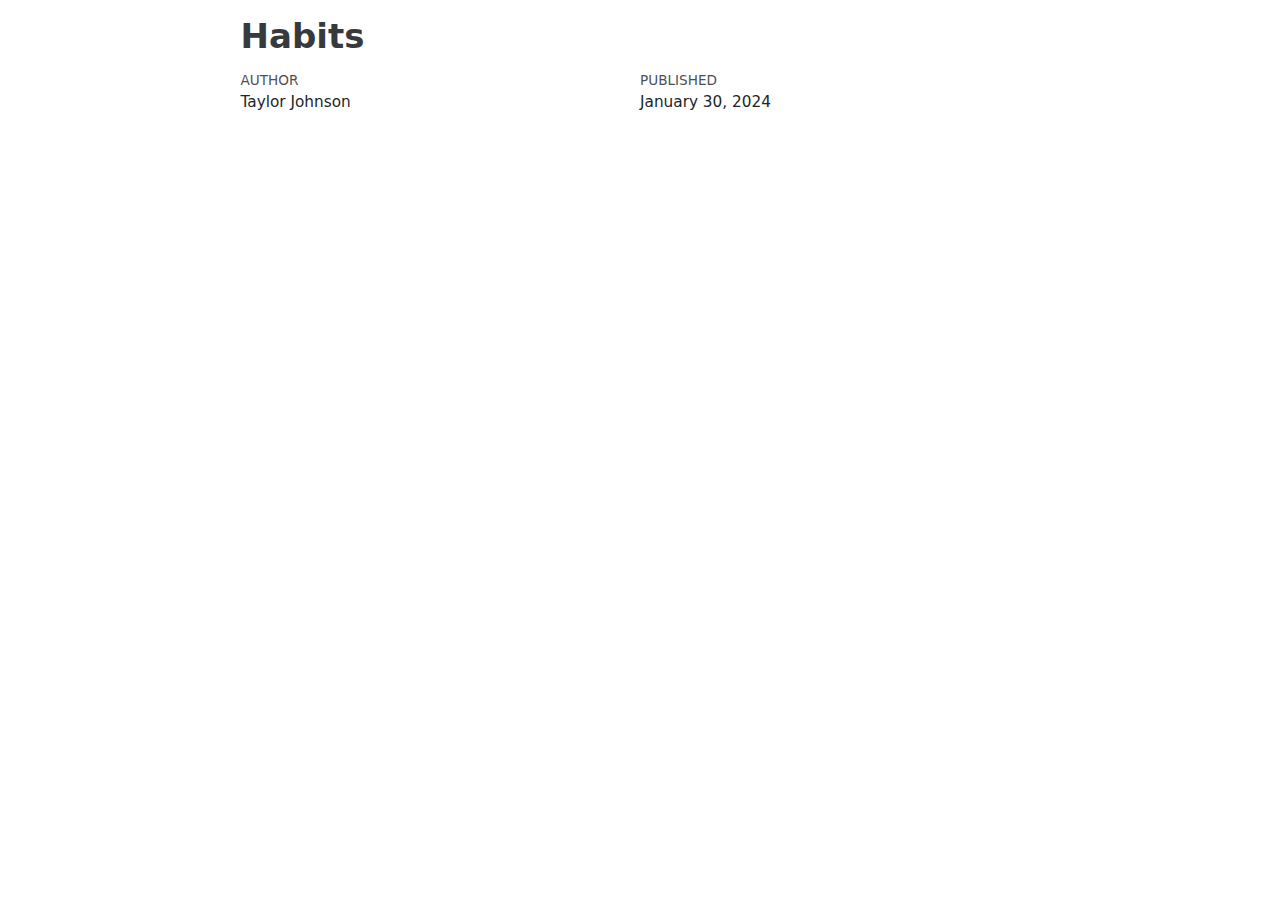
<file: Test.html>
<!DOCTYPE html>
<html xmlns="http://www.w3.org/1999/xhtml" lang="en" xml:lang="en"><head>

<meta charset="utf-8">
<meta name="generator" content="quarto-1.3.450">

<meta name="viewport" content="width=device-width, initial-scale=1.0, user-scalable=yes">

<meta name="author" content="Taylor Johnson">
<meta name="dcterms.date" content="2024-01-30">

<title>Habits</title>
<style>
code{white-space: pre-wrap;}
span.smallcaps{font-variant: small-caps;}
div.columns{display: flex; gap: min(4vw, 1.5em);}
div.column{flex: auto; overflow-x: auto;}
div.hanging-indent{margin-left: 1.5em; text-indent: -1.5em;}
ul.task-list{list-style: none;}
ul.task-list li input[type="checkbox"] {
  width: 0.8em;
  margin: 0 0.8em 0.2em -1em; /* quarto-specific, see https://github.com/quarto-dev/quarto-cli/issues/4556 */ 
  vertical-align: middle;
}
</style>


<script src="Test_files/libs/clipboard/clipboard.min.js"></script>
<script src="Test_files/libs/quarto-html/quarto.js"></script>
<script src="Test_files/libs/quarto-html/popper.min.js"></script>
<script src="Test_files/libs/quarto-html/tippy.umd.min.js"></script>
<script src="Test_files/libs/quarto-html/anchor.min.js"></script>
<link href="Test_files/libs/quarto-html/tippy.css" rel="stylesheet">
<link href="Test_files/libs/quarto-html/quarto-syntax-highlighting.css" rel="stylesheet" id="quarto-text-highlighting-styles">
<script src="Test_files/libs/bootstrap/bootstrap.min.js"></script>
<link href="Test_files/libs/bootstrap/bootstrap-icons.css" rel="stylesheet">
<link href="Test_files/libs/bootstrap/bootstrap.min.css" rel="stylesheet" id="quarto-bootstrap" data-mode="light">


</head>

<body class="fullcontent">

<div id="quarto-content" class="page-columns page-rows-contents page-layout-article">

<main class="content" id="quarto-document-content">

<header id="title-block-header" class="quarto-title-block default">
<div class="quarto-title">
<h1 class="title">Habits</h1>
</div>



<div class="quarto-title-meta">

    <div>
    <div class="quarto-title-meta-heading">Author</div>
    <div class="quarto-title-meta-contents">
             <p>Taylor Johnson </p>
          </div>
  </div>
    
    <div>
    <div class="quarto-title-meta-heading">Published</div>
    <div class="quarto-title-meta-contents">
      <p class="date">January 30, 2024</p>
    </div>
  </div>
  
    
  </div>
  

</header>



</main>
<!-- /main column -->
<script id="quarto-html-after-body" type="application/javascript">
window.document.addEventListener("DOMContentLoaded", function (event) {
  const toggleBodyColorMode = (bsSheetEl) => {
    const mode = bsSheetEl.getAttribute("data-mode");
    const bodyEl = window.document.querySelector("body");
    if (mode === "dark") {
      bodyEl.classList.add("quarto-dark");
      bodyEl.classList.remove("quarto-light");
    } else {
      bodyEl.classList.add("quarto-light");
      bodyEl.classList.remove("quarto-dark");
    }
  }
  const toggleBodyColorPrimary = () => {
    const bsSheetEl = window.document.querySelector("link#quarto-bootstrap");
    if (bsSheetEl) {
      toggleBodyColorMode(bsSheetEl);
    }
  }
  toggleBodyColorPrimary();  
  const icon = "";
  const anchorJS = new window.AnchorJS();
  anchorJS.options = {
    placement: 'right',
    icon: icon
  };
  anchorJS.add('.anchored');
  const isCodeAnnotation = (el) => {
    for (const clz of el.classList) {
      if (clz.startsWith('code-annotation-')) {                     
        return true;
      }
    }
    return false;
  }
  const clipboard = new window.ClipboardJS('.code-copy-button', {
    text: function(trigger) {
      const codeEl = trigger.previousElementSibling.cloneNode(true);
      for (const childEl of codeEl.children) {
        if (isCodeAnnotation(childEl)) {
          childEl.remove();
        }
      }
      return codeEl.innerText;
    }
  });
  clipboard.on('success', function(e) {
    // button target
    const button = e.trigger;
    // don't keep focus
    button.blur();
    // flash "checked"
    button.classList.add('code-copy-button-checked');
    var currentTitle = button.getAttribute("title");
    button.setAttribute("title", "Copied!");
    let tooltip;
    if (window.bootstrap) {
      button.setAttribute("data-bs-toggle", "tooltip");
      button.setAttribute("data-bs-placement", "left");
      button.setAttribute("data-bs-title", "Copied!");
      tooltip = new bootstrap.Tooltip(button, 
        { trigger: "manual", 
          customClass: "code-copy-button-tooltip",
          offset: [0, -8]});
      tooltip.show();    
    }
    setTimeout(function() {
      if (tooltip) {
        tooltip.hide();
        button.removeAttribute("data-bs-title");
        button.removeAttribute("data-bs-toggle");
        button.removeAttribute("data-bs-placement");
      }
      button.setAttribute("title", currentTitle);
      button.classList.remove('code-copy-button-checked');
    }, 1000);
    // clear code selection
    e.clearSelection();
  });
  function tippyHover(el, contentFn) {
    const config = {
      allowHTML: true,
      content: contentFn,
      maxWidth: 500,
      delay: 100,
      arrow: false,
      appendTo: function(el) {
          return el.parentElement;
      },
      interactive: true,
      interactiveBorder: 10,
      theme: 'quarto',
      placement: 'bottom-start'
    };
    window.tippy(el, config); 
  }
  const noterefs = window.document.querySelectorAll('a[role="doc-noteref"]');
  for (var i=0; i<noterefs.length; i++) {
    const ref = noterefs[i];
    tippyHover(ref, function() {
      // use id or data attribute instead here
      let href = ref.getAttribute('data-footnote-href') || ref.getAttribute('href');
      try { href = new URL(href).hash; } catch {}
      const id = href.replace(/^#\/?/, "");
      const note = window.document.getElementById(id);
      return note.innerHTML;
    });
  }
      let selectedAnnoteEl;
      const selectorForAnnotation = ( cell, annotation) => {
        let cellAttr = 'data-code-cell="' + cell + '"';
        let lineAttr = 'data-code-annotation="' +  annotation + '"';
        const selector = 'span[' + cellAttr + '][' + lineAttr + ']';
        return selector;
      }
      const selectCodeLines = (annoteEl) => {
        const doc = window.document;
        const targetCell = annoteEl.getAttribute("data-target-cell");
        const targetAnnotation = annoteEl.getAttribute("data-target-annotation");
        const annoteSpan = window.document.querySelector(selectorForAnnotation(targetCell, targetAnnotation));
        const lines = annoteSpan.getAttribute("data-code-lines").split(",");
        const lineIds = lines.map((line) => {
          return targetCell + "-" + line;
        })
        let top = null;
        let height = null;
        let parent = null;
        if (lineIds.length > 0) {
            //compute the position of the single el (top and bottom and make a div)
            const el = window.document.getElementById(lineIds[0]);
            top = el.offsetTop;
            height = el.offsetHeight;
            parent = el.parentElement.parentElement;
          if (lineIds.length > 1) {
            const lastEl = window.document.getElementById(lineIds[lineIds.length - 1]);
            const bottom = lastEl.offsetTop + lastEl.offsetHeight;
            height = bottom - top;
          }
          if (top !== null && height !== null && parent !== null) {
            // cook up a div (if necessary) and position it 
            let div = window.document.getElementById("code-annotation-line-highlight");
            if (div === null) {
              div = window.document.createElement("div");
              div.setAttribute("id", "code-annotation-line-highlight");
              div.style.position = 'absolute';
              parent.appendChild(div);
            }
            div.style.top = top - 2 + "px";
            div.style.height = height + 4 + "px";
            let gutterDiv = window.document.getElementById("code-annotation-line-highlight-gutter");
            if (gutterDiv === null) {
              gutterDiv = window.document.createElement("div");
              gutterDiv.setAttribute("id", "code-annotation-line-highlight-gutter");
              gutterDiv.style.position = 'absolute';
              const codeCell = window.document.getElementById(targetCell);
              const gutter = codeCell.querySelector('.code-annotation-gutter');
              gutter.appendChild(gutterDiv);
            }
            gutterDiv.style.top = top - 2 + "px";
            gutterDiv.style.height = height + 4 + "px";
          }
          selectedAnnoteEl = annoteEl;
        }
      };
      const unselectCodeLines = () => {
        const elementsIds = ["code-annotation-line-highlight", "code-annotation-line-highlight-gutter"];
        elementsIds.forEach((elId) => {
          const div = window.document.getElementById(elId);
          if (div) {
            div.remove();
          }
        });
        selectedAnnoteEl = undefined;
      };
      // Attach click handler to the DT
      const annoteDls = window.document.querySelectorAll('dt[data-target-cell]');
      for (const annoteDlNode of annoteDls) {
        annoteDlNode.addEventListener('click', (event) => {
          const clickedEl = event.target;
          if (clickedEl !== selectedAnnoteEl) {
            unselectCodeLines();
            const activeEl = window.document.querySelector('dt[data-target-cell].code-annotation-active');
            if (activeEl) {
              activeEl.classList.remove('code-annotation-active');
            }
            selectCodeLines(clickedEl);
            clickedEl.classList.add('code-annotation-active');
          } else {
            // Unselect the line
            unselectCodeLines();
            clickedEl.classList.remove('code-annotation-active');
          }
        });
      }
  const findCites = (el) => {
    const parentEl = el.parentElement;
    if (parentEl) {
      const cites = parentEl.dataset.cites;
      if (cites) {
        return {
          el,
          cites: cites.split(' ')
        };
      } else {
        return findCites(el.parentElement)
      }
    } else {
      return undefined;
    }
  };
  var bibliorefs = window.document.querySelectorAll('a[role="doc-biblioref"]');
  for (var i=0; i<bibliorefs.length; i++) {
    const ref = bibliorefs[i];
    const citeInfo = findCites(ref);
    if (citeInfo) {
      tippyHover(citeInfo.el, function() {
        var popup = window.document.createElement('div');
        citeInfo.cites.forEach(function(cite) {
          var citeDiv = window.document.createElement('div');
          citeDiv.classList.add('hanging-indent');
          citeDiv.classList.add('csl-entry');
          var biblioDiv = window.document.getElementById('ref-' + cite);
          if (biblioDiv) {
            citeDiv.innerHTML = biblioDiv.innerHTML;
          }
          popup.appendChild(citeDiv);
        });
        return popup.innerHTML;
      });
    }
  }
});
</script>
</div> <!-- /content -->



</body></html>
</file>
<file: site_libs/quarto-html/tippy.css>
.tippy-box[data-animation=fade][data-state=hidden]{opacity:0}[data-tippy-root]{max-width:calc(100vw - 10px)}.tippy-box{position:relative;background-color:#333;color:#fff;border-radius:4px;font-size:14px;line-height:1.4;white-space:normal;outline:0;transition-property:transform,visibility,opacity}.tippy-box[data-placement^=top]>.tippy-arrow{bottom:0}.tippy-box[data-placement^=top]>.tippy-arrow:before{bottom:-7px;left:0;border-width:8px 8px 0;border-top-color:initial;transform-origin:center top}.tippy-box[data-placement^=bottom]>.tippy-arrow{top:0}.tippy-box[data-placement^=bottom]>.tippy-arrow:before{top:-7px;left:0;border-width:0 8px 8px;border-bottom-color:initial;transform-origin:center bottom}.tippy-box[data-placement^=left]>.tippy-arrow{right:0}.tippy-box[data-placement^=left]>.tippy-arrow:before{border-width:8px 0 8px 8px;border-left-color:initial;right:-7px;transform-origin:center left}.tippy-box[data-placement^=right]>.tippy-arrow{left:0}.tippy-box[data-placement^=right]>.tippy-arrow:before{left:-7px;border-width:8px 8px 8px 0;border-right-color:initial;transform-origin:center right}.tippy-box[data-inertia][data-state=visible]{transition-timing-function:cubic-bezier(.54,1.5,.38,1.11)}.tippy-arrow{width:16px;height:16px;color:#333}.tippy-arrow:before{content:"";position:absolute;border-color:transparent;border-style:solid}.tippy-content{position:relative;padding:5px 9px;z-index:1}
</file>
<file: site_libs/quarto-html/quarto-syntax-highlighting-dark.css>
/* quarto syntax highlight colors */
:root {
  --quarto-hl-al-color: #95da4c;
  --quarto-hl-an-color: #98c379;
  --quarto-hl-at-color: #c678dd;
  --quarto-hl-bn-color: #d19a66;
  --quarto-hl-bu-color: #c678dd;
  --quarto-hl-ch-color: #98c379;
  --quarto-hl-co-color: #5c6370;
  --quarto-hl-cv-color: #e06c75;
  --quarto-hl-cn-color: #d19a66;
  --quarto-hl-cf-color: #c678dd;
  --quarto-hl-dt-color: #c678dd;
  --quarto-hl-dv-color: #d19a66;
  --quarto-hl-do-color: #a43340;
  --quarto-hl-er-color: #f44747;
  --quarto-hl-ex-color: #61afef;
  --quarto-hl-fl-color: #d19a66;
  --quarto-hl-fu-color: #61afef;
  --quarto-hl-im-color: #98c379;
  --quarto-hl-in-color: #c45b00;
  --quarto-hl-kw-color: #c678dd;
  --quarto-hl-op-color: #c678dd;
  --quarto-hl-pp-color: #c678dd;
  --quarto-hl-re-color: #2980b9;
  --quarto-hl-sc-color: #56b6c2;
  --quarto-hl-ss-color: #da4453;
  --quarto-hl-st-color: #98c379;
  --quarto-hl-va-color: #e06c75;
  --quarto-hl-vs-color: #da4453;
  --quarto-hl-wa-color: #da4453;
}

/* other quarto variables */
:root {
  --quarto-font-monospace: SFMono-Regular, Menlo, Monaco, Consolas, "Liberation Mono", "Courier New", monospace;
}

code span.al {
  background-color: #4d1f24;
  font-weight: bold;
  color: #95da4c;
}

code span.an {
  color: #98c379;
}

code span.at {
  color: #c678dd;
}

code span.bn {
  color: #d19a66;
}

code span.bu {
  color: #c678dd;
}

code span.ch {
  color: #98c379;
}

code span.co {
  font-style: italic;
  color: #5c6370;
}

code span.cv {
  font-style: italic;
  color: #e06c75;
}

code span.cn {
  color: #d19a66;
}

code span.cf {
  color: #c678dd;
}

code span.dt {
  color: #c678dd;
}

code span.dv {
  color: #d19a66;
}

code span.do {
  color: #a43340;
}

code span.er {
  color: #f44747;
  text-decoration: underline;
}

code span.ex {
  font-weight: bold;
  color: #61afef;
}

code span.fl {
  color: #d19a66;
}

code span.fu {
  color: #61afef;
}

code span.im {
  color: #98c379;
}

code span.in {
  color: #c45b00;
}

code span.kw {
  color: #c678dd;
}

pre > code.sourceCode > span {
  color: #abb2bf;
}

code span {
  color: #abb2bf;
}

code.sourceCode > span {
  color: #abb2bf;
}

div.sourceCode,
div.sourceCode pre.sourceCode {
  color: #abb2bf;
}

code span.op {
  color: #c678dd;
}

code span.pp {
  color: #c678dd;
}

code span.re {
  background-color: #153042;
  color: #2980b9;
}

code span.sc {
  color: #56b6c2;
}

code span.ss {
  color: #da4453;
}

code span.st {
  color: #98c379;
}

code span.va {
  color: #e06c75;
}

code span.vs {
  color: #da4453;
}

code span.wa {
  color: #da4453;
}

.prevent-inlining {
  content: "</";
}

/*# sourceMappingURL=935a306eefa94366c21e1a970dddb765.css.map */
</file>
<file: styles.css>
/* css styles */

.nav-title{
  font-family: fantasy
}

/* to fix the width of body and navbar with invisible scrollbar */
::-webkit-scrollbar {
    width: 0px;
}
</file>
<file: site_libs/pagedtable-1.1/css/pagedtable.css>
.pagedtable {
  overflow: auto;
  padding-left: 8px;
  padding-right: 8px;
}

.pagedtable-wrapper {
  border: 1px solid #ccc;
  border-radius: 4px;
  margin-bottom: 10px;
}

.pagedtable table {
  width: 100%;
  max-width: 100%;
  margin: 0;
}

.pagedtable th {
  padding: 0 5px 0 5px;
  border: none;
  border-bottom: 2px solid #dddddd;

  min-width: 45px;
}

.pagedtable-empty th {
  display: none;
}

.pagedtable td {
  padding: 0 4px 0 4px;
}

.pagedtable .even {
  background-color: rgba(140, 140, 140, 0.1);
}

.pagedtable-padding-col {
  display: none;
}

.pagedtable a {
  -webkit-touch-callout: none;
  -webkit-user-select: none;
  -khtml-user-select: none;
  -moz-user-select: none;
  -ms-user-select: none;
  user-select: none;
}

.pagedtable-index-nav {
  cursor: pointer;
  padding: 0 5px 0 5px;
  float: right;
  border: 0;
}

.pagedtable-index-nav-disabled {
  cursor: default;
  text-decoration: none;
  color: #999;
}

a.pagedtable-index-nav-disabled:hover {
  text-decoration: none;
  color: #999;
}

.pagedtable-indexes {
  cursor: pointer;
  float: right;
  border: 0;
}

.pagedtable-index-current {
  cursor: default;
  text-decoration: none;
  font-weight: bold;
  color: #333;
  border: 0;
}

a.pagedtable-index-current:hover {
  text-decoration: none;
  font-weight: bold;
  color: #333;
}

.pagedtable-index {
  width: 30px;
  display: inline-block;
  text-align: center;
  border: 0;
}

.pagedtable-index-separator-left {
  display: inline-block;
  color: #333;
  font-size: 9px;
  padding: 0 0 0 0;
  cursor: default;
}

.pagedtable-index-separator-right {
  display: inline-block;
  color: #333;
  font-size: 9px;
  padding: 0 4px 0 0;
  cursor: default;
}

.pagedtable-footer {
  padding-top: 4px;
  padding-bottom: 5px;
}

.pagedtable-not-empty .pagedtable-footer {
  border-top: 2px solid #dddddd;
}

.pagedtable-info {
  overflow: hidden;
  color: #999;
  white-space: nowrap;
  text-overflow: ellipsis;
}

.pagedtable-header-name {
  overflow: hidden;
  text-overflow: ellipsis;
}

.pagedtable-header-type {
  color: #999;
  font-weight: 400;
}

.pagedtable-na-cell {
  font-style: italic;
  opacity: 0.3;
}
</file>
<file: Test_files/libs/quarto-html/tippy.css>
.tippy-box[data-animation=fade][data-state=hidden]{opacity:0}[data-tippy-root]{max-width:calc(100vw - 10px)}.tippy-box{position:relative;background-color:#333;color:#fff;border-radius:4px;font-size:14px;line-height:1.4;white-space:normal;outline:0;transition-property:transform,visibility,opacity}.tippy-box[data-placement^=top]>.tippy-arrow{bottom:0}.tippy-box[data-placement^=top]>.tippy-arrow:before{bottom:-7px;left:0;border-width:8px 8px 0;border-top-color:initial;transform-origin:center top}.tippy-box[data-placement^=bottom]>.tippy-arrow{top:0}.tippy-box[data-placement^=bottom]>.tippy-arrow:before{top:-7px;left:0;border-width:0 8px 8px;border-bottom-color:initial;transform-origin:center bottom}.tippy-box[data-placement^=left]>.tippy-arrow{right:0}.tippy-box[data-placement^=left]>.tippy-arrow:before{border-width:8px 0 8px 8px;border-left-color:initial;right:-7px;transform-origin:center left}.tippy-box[data-placement^=right]>.tippy-arrow{left:0}.tippy-box[data-placement^=right]>.tippy-arrow:before{left:-7px;border-width:8px 8px 8px 0;border-right-color:initial;transform-origin:center right}.tippy-box[data-inertia][data-state=visible]{transition-timing-function:cubic-bezier(.54,1.5,.38,1.11)}.tippy-arrow{width:16px;height:16px;color:#333}.tippy-arrow:before{content:"";position:absolute;border-color:transparent;border-style:solid}.tippy-content{position:relative;padding:5px 9px;z-index:1}
</file>
<file: Test_files/libs/quarto-html/quarto-syntax-highlighting.css>
/* quarto syntax highlight colors */
:root {
  --quarto-hl-ot-color: #003B4F;
  --quarto-hl-at-color: #657422;
  --quarto-hl-ss-color: #20794D;
  --quarto-hl-an-color: #5E5E5E;
  --quarto-hl-fu-color: #4758AB;
  --quarto-hl-st-color: #20794D;
  --quarto-hl-cf-color: #003B4F;
  --quarto-hl-op-color: #5E5E5E;
  --quarto-hl-er-color: #AD0000;
  --quarto-hl-bn-color: #AD0000;
  --quarto-hl-al-color: #AD0000;
  --quarto-hl-va-color: #111111;
  --quarto-hl-bu-color: inherit;
  --quarto-hl-ex-color: inherit;
  --quarto-hl-pp-color: #AD0000;
  --quarto-hl-in-color: #5E5E5E;
  --quarto-hl-vs-color: #20794D;
  --quarto-hl-wa-color: #5E5E5E;
  --quarto-hl-do-color: #5E5E5E;
  --quarto-hl-im-color: #00769E;
  --quarto-hl-ch-color: #20794D;
  --quarto-hl-dt-color: #AD0000;
  --quarto-hl-fl-color: #AD0000;
  --quarto-hl-co-color: #5E5E5E;
  --quarto-hl-cv-color: #5E5E5E;
  --quarto-hl-cn-color: #8f5902;
  --quarto-hl-sc-color: #5E5E5E;
  --quarto-hl-dv-color: #AD0000;
  --quarto-hl-kw-color: #003B4F;
}

/* other quarto variables */
:root {
  --quarto-font-monospace: SFMono-Regular, Menlo, Monaco, Consolas, "Liberation Mono", "Courier New", monospace;
}

pre > code.sourceCode > span {
  color: #003B4F;
}

code span {
  color: #003B4F;
}

code.sourceCode > span {
  color: #003B4F;
}

div.sourceCode,
div.sourceCode pre.sourceCode {
  color: #003B4F;
}

code span.ot {
  color: #003B4F;
  font-style: inherit;
}

code span.at {
  color: #657422;
  font-style: inherit;
}

code span.ss {
  color: #20794D;
  font-style: inherit;
}

code span.an {
  color: #5E5E5E;
  font-style: inherit;
}

code span.fu {
  color: #4758AB;
  font-style: inherit;
}

code span.st {
  color: #20794D;
  font-style: inherit;
}

code span.cf {
  color: #003B4F;
  font-style: inherit;
}

code span.op {
  color: #5E5E5E;
  font-style: inherit;
}

code span.er {
  color: #AD0000;
  font-style: inherit;
}

code span.bn {
  color: #AD0000;
  font-style: inherit;
}

code span.al {
  color: #AD0000;
  font-style: inherit;
}

code span.va {
  color: #111111;
  font-style: inherit;
}

code span.bu {
  font-style: inherit;
}

code span.ex {
  font-style: inherit;
}

code span.pp {
  color: #AD0000;
  font-style: inherit;
}

code span.in {
  color: #5E5E5E;
  font-style: inherit;
}

code span.vs {
  color: #20794D;
  font-style: inherit;
}

code span.wa {
  color: #5E5E5E;
  font-style: italic;
}

code span.do {
  color: #5E5E5E;
  font-style: italic;
}

code span.im {
  color: #00769E;
  font-style: inherit;
}

code span.ch {
  color: #20794D;
  font-style: inherit;
}

code span.dt {
  color: #AD0000;
  font-style: inherit;
}

code span.fl {
  color: #AD0000;
  font-style: inherit;
}

code span.co {
  color: #5E5E5E;
  font-style: inherit;
}

code span.cv {
  color: #5E5E5E;
  font-style: italic;
}

code span.cn {
  color: #8f5902;
  font-style: inherit;
}

code span.sc {
  color: #5E5E5E;
  font-style: inherit;
}

code span.dv {
  color: #AD0000;
  font-style: inherit;
}

code span.kw {
  color: #003B4F;
  font-style: inherit;
}

.prevent-inlining {
  content: "</";
}

/*# sourceMappingURL=debc5d5d77c3f9108843748ff7464032.css.map */
</file>
